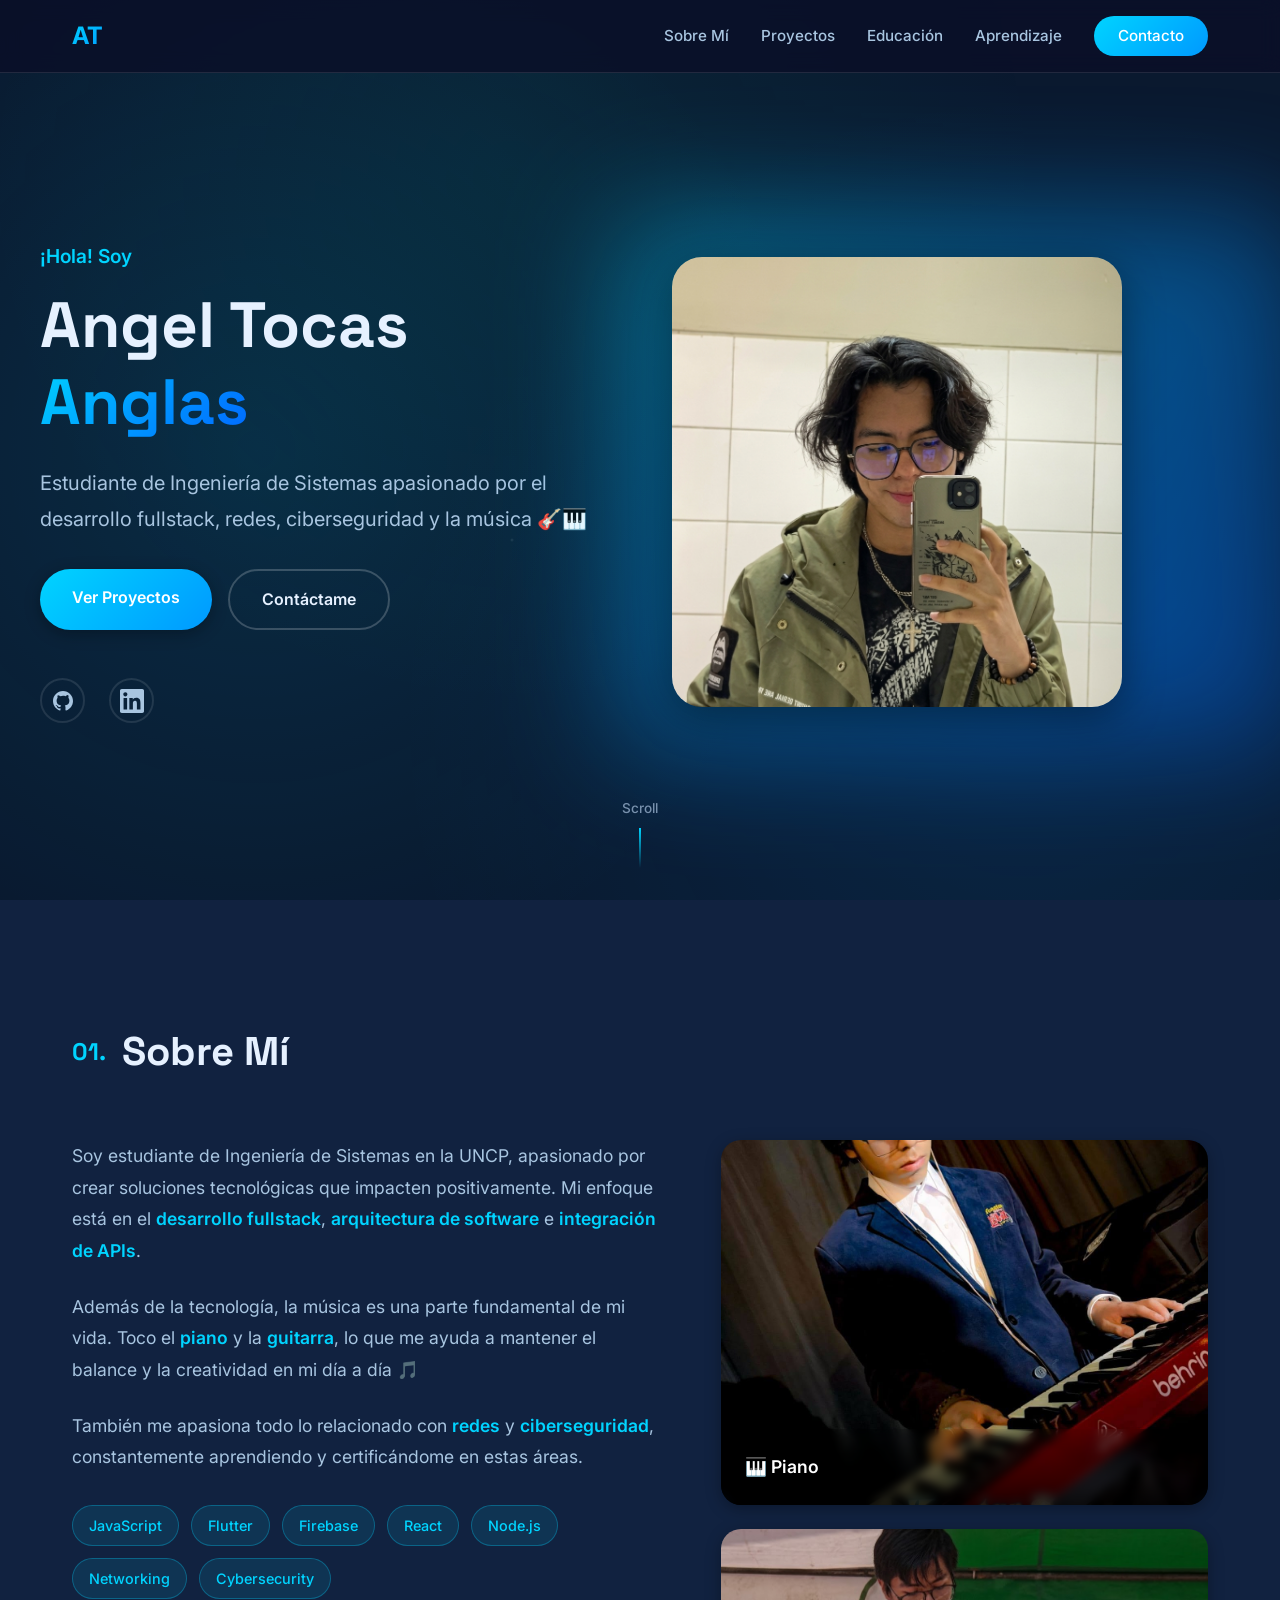
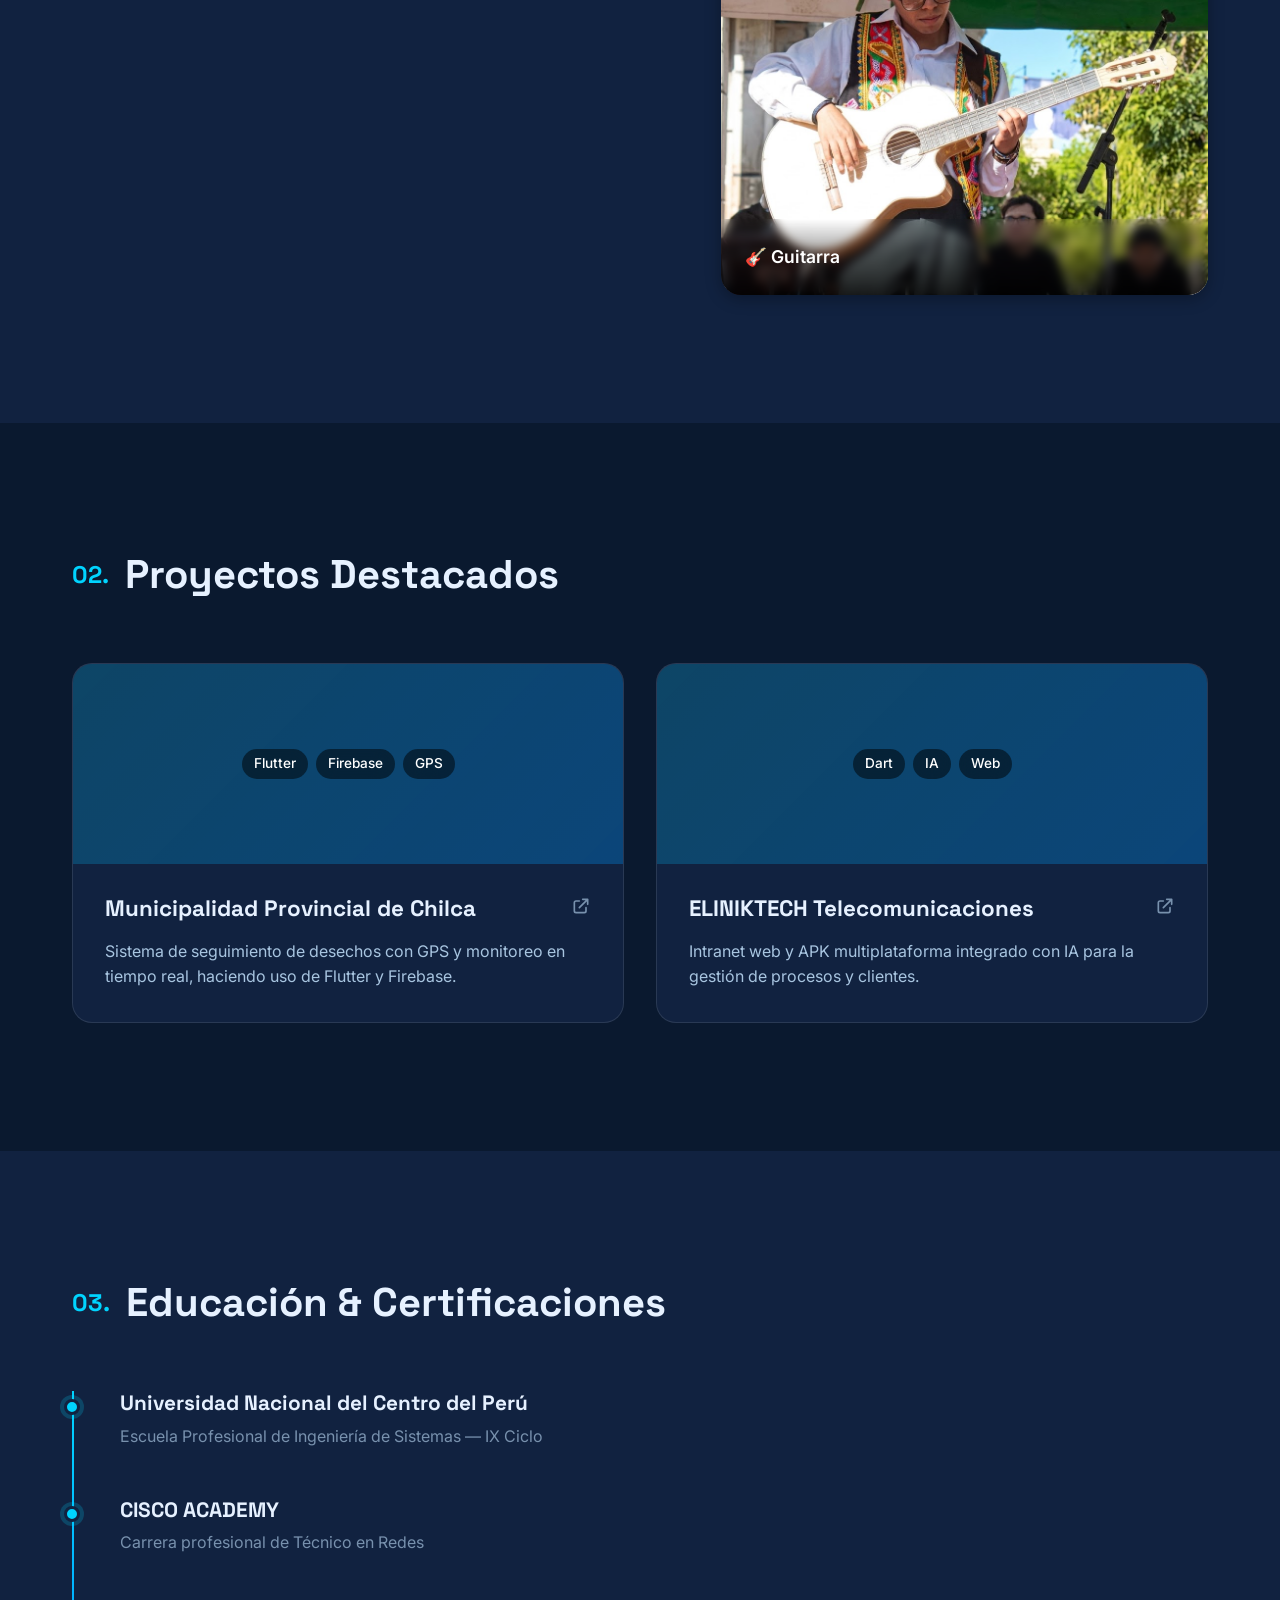
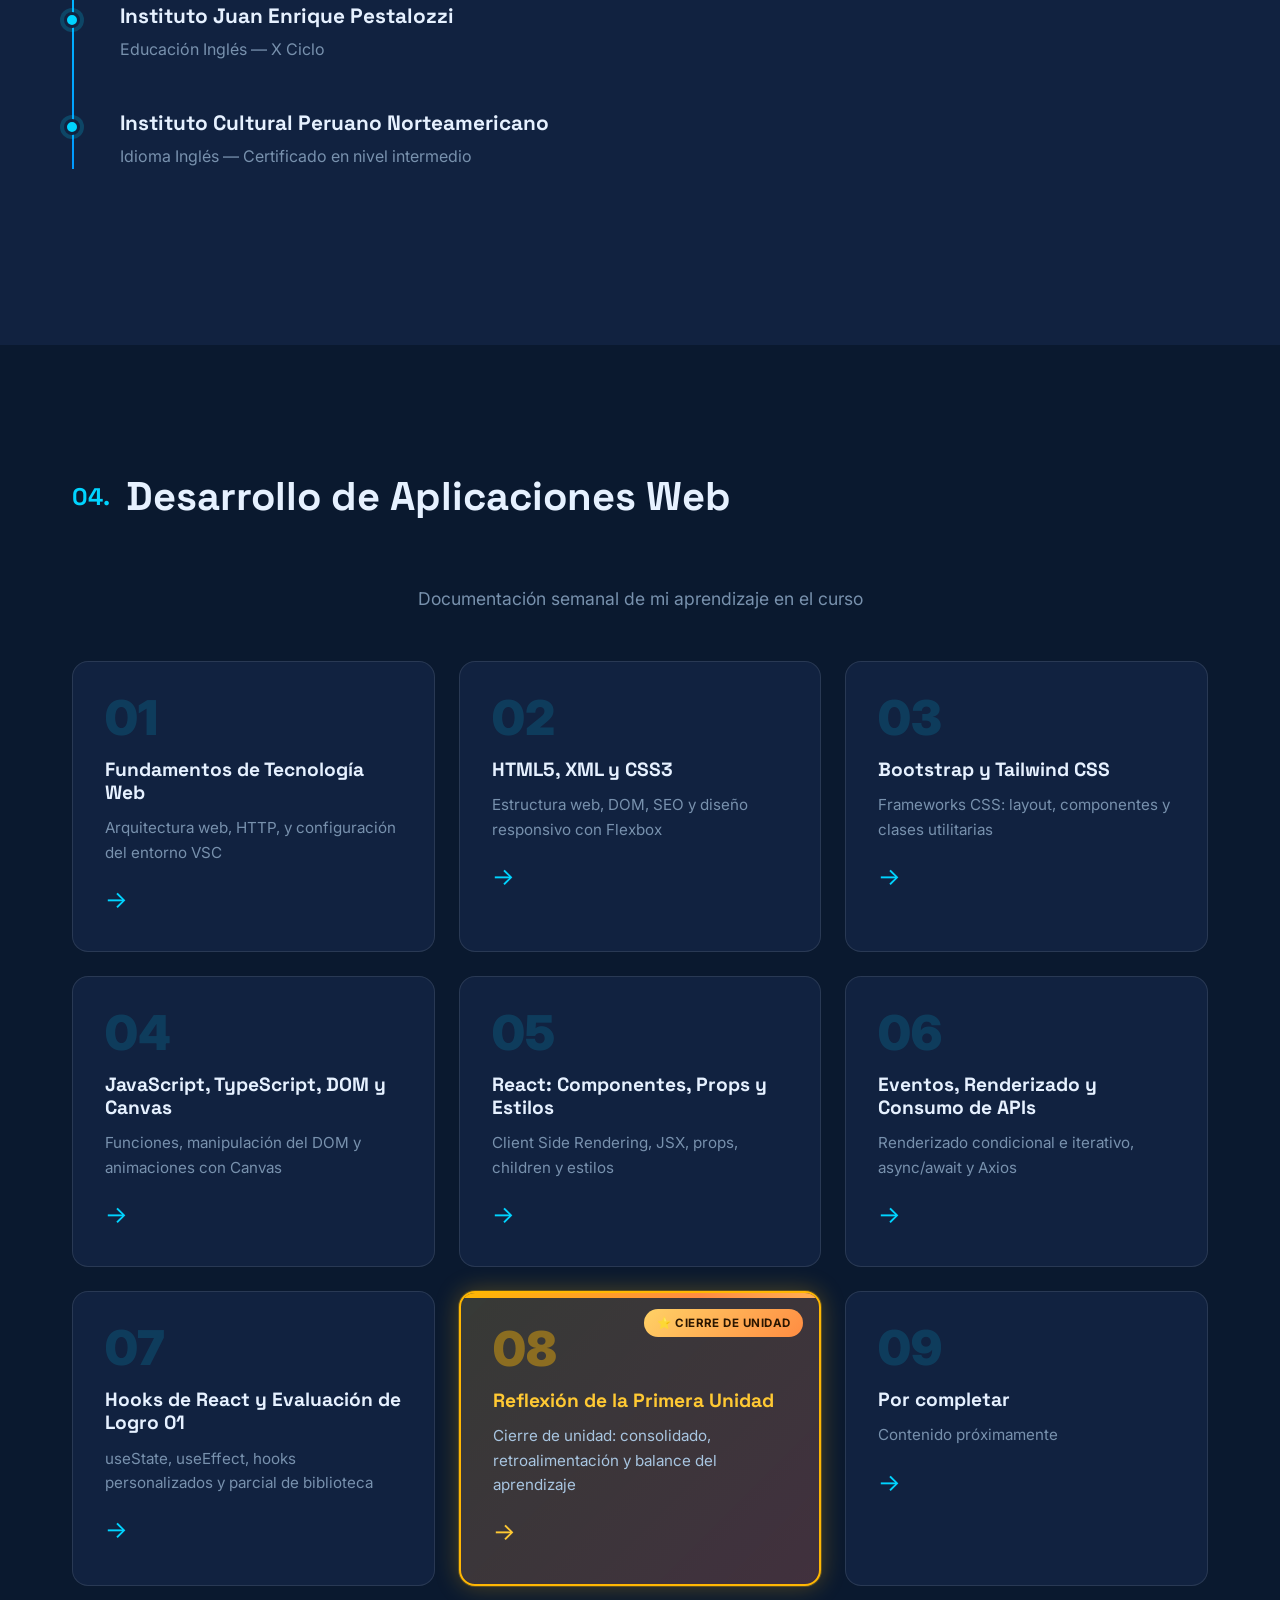
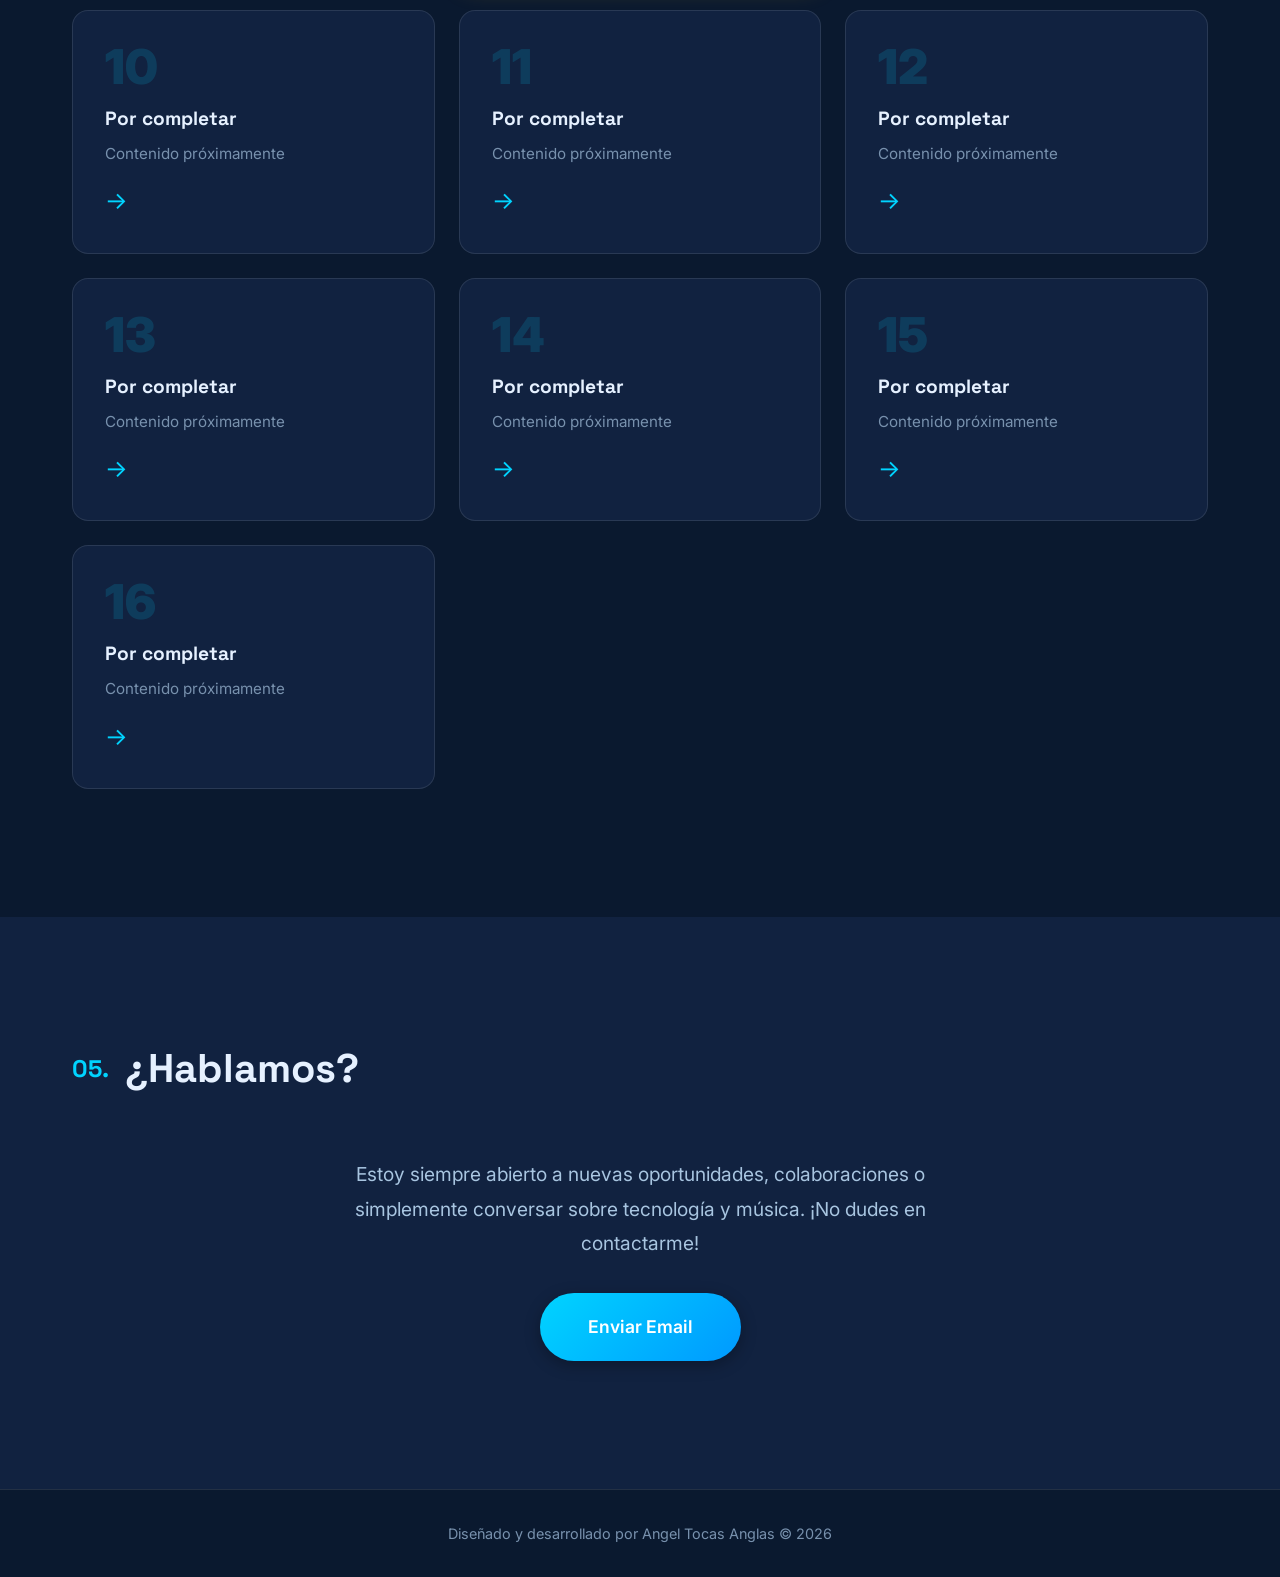
<file: index.html>
<!doctype html>
<html lang="es">
  <head>
    <meta charset="UTF-8" />
    <meta name="viewport" content="width=device-width, initial-scale=1.0" />
    <title>Angel Tocas Anglas | Fullstack Developer & Music Lover</title>
    <link rel="stylesheet" href="styles.css" />
    <!-- Google Fonts -->
    <link rel="preconnect" href="https://fonts.googleapis.com" />
    <link rel="preconnect" href="https://fonts.gstatic.com" crossorigin />
    <link
      href="https://fonts.googleapis.com/css2?family=Space+Grotesk:wght@300;400;500;600;700&family=Inter:wght@300;400;500;600;700&display=swap"
      rel="stylesheet"
    />
    <style>
      /* Semana 08 destacada (cierre de unidad) - color dorado */
      .week-card.week-card-highlight {
        background:
          linear-gradient(
            135deg,
            rgba(255, 183, 3, 0.16) 0%,
            rgba(255, 107, 53, 0.2) 100%
          ),
          var(--bg-secondary);
        border: 2px solid #ffb703;
        box-shadow:
          0 0 0 1px rgba(255, 183, 3, 0.25),
          0 0 24px rgba(255, 183, 3, 0.3);
        animation: highlightGlow 2.8s ease-in-out infinite;
      }
      .week-card.week-card-highlight::before {
        transform: scaleX(1);
        height: 5px;
        background: linear-gradient(90deg, #ffb703, #ff8c42, #ffd166, #ffb703);
        background-size: 200% 100%;
        animation: highlightBar 3s linear infinite;
      }
      .week-card.week-card-highlight .week-number {
        color: rgba(255, 183, 3, 0.42);
      }
      .week-card.week-card-highlight h3 {
        color: #ffc933;
      }
      .week-card.week-card-highlight p {
        color: var(--text-secondary);
      }
      .week-card.week-card-highlight .week-arrow {
        color: #ffc933;
      }
      .week-card.week-card-highlight:hover {
        transform: translateY(-8px) scale(1.02);
        border-color: #ffd166;
        box-shadow:
          0 0 0 1px rgba(255, 209, 102, 0.5),
          0 0 48px rgba(255, 183, 3, 0.55);
      }
      .highlight-badge {
        position: absolute;
        top: 1rem;
        right: 1rem;
        padding: 0.3rem 0.8rem;
        border-radius: 50px;
        background: linear-gradient(135deg, #ffd166, #ff8c42);
        color: #2a1600;
        font-size: 0.72rem;
        font-weight: 700;
        letter-spacing: 0.04em;
        text-transform: uppercase;
      }
      @keyframes highlightGlow {
        0%,
        100% {
          box-shadow:
            0 0 0 1px rgba(255, 183, 3, 0.25),
            0 0 20px rgba(255, 183, 3, 0.25);
        }
        50% {
          box-shadow:
            0 0 0 1px rgba(255, 183, 3, 0.5),
            0 0 42px rgba(255, 183, 3, 0.55);
        }
      }
      @keyframes highlightBar {
        0% {
          background-position: 0% 0;
        }
        100% {
          background-position: 200% 0;
        }
      }
      @media (prefers-reduced-motion: reduce) {
        .week-card.week-card-highlight,
        .week-card.week-card-highlight::before {
          animation: none;
        }
      }
    </style>
  </head>
  <body>
    <!-- NAVEGACIÓN FLOTANTE -->
    <nav class="navbar">
      <div class="nav-content">
        <a href="#hero" class="nav-logo">AT</a>
        <div class="nav-links">
          <a href="#about">Sobre Mí</a>
          <a href="#projects">Proyectos</a>
          <a href="#education">Educación</a>
          <a href="#weeks">Aprendizaje</a>
          <a href="#contact" class="nav-cta">Contacto</a>
        </div>
      </div>
    </nav>

    <!-- HERO SECTION - PANTALLA COMPLETA -->
    <section id="hero" class="hero-section">
      <div class="hero-overlay"></div>
      <div class="hero-content">
        <div class="hero-text">
          <span class="hero-greeting">¡Hola! Soy</span>
          <h1 class="hero-title">
            Angel Tocas<br />
            <span class="gradient-text">Anglas</span>
          </h1>
          <p class="hero-description">
            Estudiante de Ingeniería de Sistemas apasionado por el desarrollo
            fullstack, redes, ciberseguridad y la música 🎸🎹
          </p>
          <div class="hero-actions">
            <a href="#projects" class="btn-primary">Ver Proyectos</a>
            <a href="#contact" class="btn-secondary">Contáctame</a>
          </div>
          <div class="social-links">
            <a
              href="https://github.com/taangel687-netizen"
              target="_blank"
              rel="noopener noreferrer"
              class="social-link"
              aria-label="GitHub"
            >
              <svg
                width="24"
                height="24"
                fill="currentColor"
                viewBox="0 0 24 24"
              >
                <path
                  d="M12 2C6.477 2 2 6.477 2 12c0 4.42 2.865 8.17 6.839 9.49.5.092.682-.217.682-.482 0-.237-.008-.866-.013-1.7-2.782.603-3.369-1.34-3.369-1.34-.454-1.156-1.11-1.463-1.11-1.463-.908-.62.069-.608.069-.608 1.003.07 1.531 1.03 1.531 1.03.892 1.529 2.341 1.087 2.91.831.092-.646.35-1.086.636-1.336-2.22-.253-4.555-1.11-4.555-4.943 0-1.091.39-1.984 1.029-2.683-.103-.253-.446-1.27.098-2.647 0 0 .84-.269 2.75 1.025A9.578 9.578 0 0112 6.836c.85.004 1.705.114 2.504.336 1.909-1.294 2.747-1.025 2.747-1.025.546 1.377.203 2.394.1 2.647.64.699 1.028 1.592 1.028 2.683 0 3.842-2.339 4.687-4.566 4.935.359.309.678.919.678 1.852 0 1.336-.012 2.415-.012 2.743 0 .267.18.578.688.48C19.138 20.167 22 16.418 22 12c0-5.523-4.477-10-10-10z"
                />
              </svg>
            </a>
            <a
              href="https://www.linkedin.com/in/angel-tocas-anglas-6b202532b/"
              target="_blank"
              rel="noopener noreferrer"
              class="social-link"
              aria-label="LinkedIn"
            >
              <svg
                width="24"
                height="24"
                fill="currentColor"
                viewBox="0 0 24 24"
              >
                <path
                  d="M20.447 20.452h-3.554v-5.569c0-1.328-.027-3.037-1.852-3.037-1.853 0-2.136 1.445-2.136 2.939v5.667H9.351V9h3.414v1.561h.046c.477-.9 1.637-1.85 3.37-1.85 3.601 0 4.267 2.37 4.267 5.455v6.286zM5.337 7.433c-1.144 0-2.063-.926-2.063-2.065 0-1.138.92-2.063 2.063-2.063 1.14 0 2.064.925 2.064 2.063 0 1.139-.925 2.065-2.064 2.065zm1.782 13.019H3.555V9h3.564v11.452zM22.225 0H1.771C.792 0 0 .774 0 1.729v20.542C0 23.227.792 24 1.771 24h20.451C23.2 24 24 23.227 24 22.271V1.729C24 .774 23.2 0 22.222 0h.003z"
                />
              </svg>
            </a>
          </div>
        </div>
        <div class="hero-image">
          <!-- AQUÍ VA TU FOTO PRINCIPAL -->
          <img
            src="assets/angel.jpg"
            alt="Angel Tocas Anglas"
            class="hero-photo"
          />
          <div class="hero-photo-glow"></div>
        </div>
      </div>
      <div class="scroll-indicator">
        <span>Scroll</span>
        <div class="scroll-line"></div>
      </div>
    </section>

    <!-- SOBRE MÍ - CON PERSONALIDAD -->
    <section id="about" class="about-section">
      <div class="container">
        <h2 class="section-title">
          <span class="title-number">01.</span> Sobre Mí
        </h2>
        <div class="about-grid">
          <div class="about-text">
            <p>
              Soy estudiante de Ingeniería de Sistemas en la UNCP, apasionado
              por crear soluciones tecnológicas que impacten positivamente. Mi
              enfoque está en el <strong>desarrollo fullstack</strong>,
              <strong>arquitectura de software</strong> e
              <strong>integración de APIs</strong>.
            </p>
            <p>
              Además de la tecnología, la música es una parte fundamental de mi
              vida. Toco el <strong>piano</strong> y la
              <strong>guitarra</strong>, lo que me ayuda a mantener el balance y
              la creatividad en mi día a día 🎵
            </p>
            <p>
              También me apasiona todo lo relacionado con
              <strong>redes</strong> y <strong>ciberseguridad</strong>,
              constantemente aprendiendo y certificándome en estas áreas.
            </p>

            <div class="skills-tags">
              <span class="skill-tag">JavaScript</span>
              <span class="skill-tag">Flutter</span>
              <span class="skill-tag">Firebase</span>
              <span class="skill-tag">React</span>
              <span class="skill-tag">Node.js</span>
              <span class="skill-tag">Networking</span>
              <span class="skill-tag">Cybersecurity</span>
            </div>
          </div>
          <div class="about-images">
            <!-- FOTOS DE PIANO Y GUITARRA -->
            <div class="hobby-card">
              <img
                src="assets/piano.jpg"
                alt="Tocando piano"
                class="hobby-img"
              />
              <div class="hobby-label">
                <span>🎹 Piano</span>
              </div>
            </div>
            <div class="hobby-card">
              <img
                src="assets/guitarra.jpg"
                alt="Tocando guitarra"
                class="hobby-img"
              />
              <div class="hobby-label">
                <span>🎸 Guitarra</span>
              </div>
            </div>
          </div>
        </div>
      </div>
    </section>

    <!-- PROYECTOS DESTACADOS -->
    <section id="projects" class="projects-section">
      <div class="container">
        <h2 class="section-title">
          <span class="title-number">02.</span> Proyectos Destacados
        </h2>
        <div class="projects-grid">
          <!-- Proyecto 1 -->
          <a
            href="https://github.com/tu-usuario/portafolio-web-uncp"
            target="_blank"
            rel="noopener noreferrer"
            class="project-card-modern"
          >
            <div class="project-image-placeholder">
              <div class="project-tech-overlay">
                <span>Flutter</span>
                <span>Firebase</span>
                <span>GPS</span>
              </div>
            </div>
            <div class="project-content">
              <div class="project-header">
                <h3>Municipalidad Provincial de Chilca</h3>
                <svg
                  width="20"
                  height="20"
                  fill="none"
                  stroke="currentColor"
                  viewBox="0 0 24 24"
                >
                  <path
                    stroke-linecap="round"
                    stroke-linejoin="round"
                    stroke-width="2"
                    d="M10 6H6a2 2 0 00-2 2v10a2 2 0 002 2h10a2 2 0 002-2v-4M14 4h6m0 0v6m0-6L10 14"
                  />
                </svg>
              </div>
              <p>
                Sistema de seguimiento de desechos con GPS y monitoreo en tiempo
                real, haciendo uso de Flutter y Firebase.
              </p>
            </div>
          </a>

          <!-- Proyecto 2 -->
          <a
            href="https://eliniktech.com/"
            target="_blank"
            rel="noopener noreferrer"
            class="project-card-modern"
          >
            <div class="project-image-placeholder">
              <div class="project-tech-overlay">
                <span>Dart</span>
                <span>IA</span>
                <span>Web</span>
              </div>
            </div>
            <div class="project-content">
              <div class="project-header">
                <h3>ELINIKTECH Telecomunicaciones</h3>
                <svg
                  width="20"
                  height="20"
                  fill="none"
                  stroke="currentColor"
                  viewBox="0 0 24 24"
                >
                  <path
                    stroke-linecap="round"
                    stroke-linejoin="round"
                    stroke-width="2"
                    d="M10 6H6a2 2 0 00-2 2v10a2 2 0 002 2h10a2 2 0 002-2v-4M14 4h6m0 0v6m0-6L10 14"
                  />
                </svg>
              </div>
              <p>
                Intranet web y APK multiplataforma integrado con IA para la
                gestión de procesos y clientes.
              </p>
            </div>
          </a>
        </div>
      </div>
    </section>

    <!-- EDUCACIÓN -->
    <section id="education" class="education-section">
      <div class="container">
        <h2 class="section-title">
          <span class="title-number">03.</span> Educación & Certificaciones
        </h2>
        <div class="education-timeline">
          <div class="timeline-item">
            <div class="timeline-marker"></div>
            <div class="timeline-content">
              <h3>Universidad Nacional del Centro del Perú</h3>
              <p class="timeline-subtitle">
                Escuela Profesional de Ingeniería de Sistemas — IX Ciclo
              </p>
            </div>
          </div>

          <div class="timeline-item">
            <div class="timeline-marker"></div>
            <div class="timeline-content">
              <h3>CISCO ACADEMY</h3>
              <p class="timeline-subtitle">
                Carrera profesional de Técnico en Redes
              </p>
            </div>
          </div>

          <div class="timeline-item">
            <div class="timeline-marker"></div>
            <div class="timeline-content">
              <h3>Instituto Juan Enrique Pestalozzi</h3>
              <p class="timeline-subtitle">Educación Inglés — X Ciclo</p>
            </div>
          </div>

          <div class="timeline-item">
            <div class="timeline-marker"></div>
            <div class="timeline-content">
              <h3>Instituto Cultural Peruano Norteamericano</h3>
              <p class="timeline-subtitle">
                Idioma Inglés — Certificado en nivel intermedio
              </p>
            </div>
          </div>
        </div>
      </div>
    </section>

    <!-- APRENDIZAJE SEMANAL -->
    <section id="weeks" class="weeks-section">
      <div class="container">
        <h2 class="section-title">
          <span class="title-number">04.</span> Desarrollo de Aplicaciones Web
        </h2>
        <p class="section-subtitle">
          Documentación semanal de mi aprendizaje en el curso
        </p>
        <div class="weeks-grid">
          <!-- Semana 01 -->
          <a href="./semana-01/index.html" class="week-card">
            <div class="week-number">01</div>
            <h3>Fundamentos de Tecnología Web</h3>
            <p>Arquitectura web, HTTP, y configuración del entorno VSC</p>
            <span class="week-arrow">→</span>
          </a>

          <!-- Semana 02 -->
          <a href="./semana-02/index.html" class="week-card">
            <div class="week-number">02</div>
            <h3>HTML5, XML y CSS3</h3>
            <p>Estructura web, DOM, SEO y diseño responsivo con Flexbox</p>
            <span class="week-arrow">→</span>
          </a>

          <!-- Semana 03 -->
          <a href="./semana-03/index.html" class="week-card">
            <div class="week-number">03</div>
            <h3>Bootstrap y Tailwind CSS</h3>
            <p>Frameworks CSS: layout, componentes y clases utilitarias</p>
            <span class="week-arrow">→</span>
          </a>

          <!-- Semana 04 -->
          <a href="./semana-04/index.html" class="week-card">
            <div class="week-number">04</div>
            <h3>JavaScript, TypeScript, DOM y Canvas</h3>
            <p>Funciones, manipulación del DOM y animaciones con Canvas</p>
            <span class="week-arrow">→</span>
          </a>

          <!-- Semana 05 -->
          <a href="./semana-05/index.html" class="week-card">
            <div class="week-number">05</div>
            <h3>React: Componentes, Props y Estilos</h3>
            <p>Client Side Rendering, JSX, props, children y estilos</p>
            <span class="week-arrow">→</span>
          </a>

          <!-- Semana 06 -->
          <a href="./semana-06/index.html" class="week-card">
            <div class="week-number">06</div>
            <h3>Eventos, Renderizado y Consumo de APIs</h3>
            <p>Renderizado condicional e iterativo, async/await y Axios</p>
            <span class="week-arrow">→</span>
          </a>

          <!-- Semana 07 -->
          <a href="./semana-07/index.html" class="week-card">
            <div class="week-number">07</div>
            <h3>Hooks de React y Evaluación de Logro 01</h3>
            <p>
              useState, useEffect, hooks personalizados y parcial de biblioteca
            </p>
            <span class="week-arrow">→</span>
          </a>

          <!-- Semana 08 -->
          <a
            href="./semana-08/index.html"
            class="week-card week-card-highlight"
          >
            <span class="highlight-badge">⭐ Cierre de unidad</span>
            <div class="week-number">08</div>
            <h3>Reflexión de la Primera Unidad</h3>
            <p>
              Cierre de unidad: consolidado, retroalimentación y balance del
              aprendizaje
            </p>
            <span class="week-arrow">→</span>
          </a>

          <!-- Semana 09 -->
          <a href="./semana-09/index.html" class="week-card">
            <div class="week-number">09</div>
            <h3>Por completar</h3>
            <p>Contenido próximamente</p>
            <span class="week-arrow">→</span>
          </a>

          <!-- Semana 10 -->
          <a href="./semana-10/index.html" class="week-card">
            <div class="week-number">10</div>
            <h3>Por completar</h3>
            <p>Contenido próximamente</p>
            <span class="week-arrow">→</span>
          </a>

          <!-- Semana 11 -->
          <a href="./semana-11/index.html" class="week-card">
            <div class="week-number">11</div>
            <h3>Por completar</h3>
            <p>Contenido próximamente</p>
            <span class="week-arrow">→</span>
          </a>

          <!-- Semana 12 -->
          <a href="./semana-12/index.html" class="week-card">
            <div class="week-number">12</div>
            <h3>Por completar</h3>
            <p>Contenido próximamente</p>
            <span class="week-arrow">→</span>
          </a>

          <!-- Semana 13 -->
          <a href="./semana-13/index.html" class="week-card">
            <div class="week-number">13</div>
            <h3>Por completar</h3>
            <p>Contenido próximamente</p>
            <span class="week-arrow">→</span>
          </a>

          <!-- Semana 14 -->
          <a href="./semana-14/index.html" class="week-card">
            <div class="week-number">14</div>
            <h3>Por completar</h3>
            <p>Contenido próximamente</p>
            <span class="week-arrow">→</span>
          </a>

          <!-- Semana 15 -->
          <a href="./semana-15/index.html" class="week-card">
            <div class="week-number">15</div>
            <h3>Por completar</h3>
            <p>Contenido próximamente</p>
            <span class="week-arrow">→</span>
          </a>

          <!-- Semana 16 -->
          <a href="./semana-16/index.html" class="week-card">
            <div class="week-number">16</div>
            <h3>Por completar</h3>
            <p>Contenido próximamente</p>
            <span class="week-arrow">→</span>
          </a>
        </div>
      </div>
    </section>

    <!-- CONTACTO -->
    <section id="contact" class="contact-section">
      <div class="container">
        <h2 class="section-title">
          <span class="title-number">05.</span> ¿Hablamos?
        </h2>
        <div class="contact-content">
          <p class="contact-text">
            Estoy siempre abierto a nuevas oportunidades, colaboraciones o
            simplemente conversar sobre tecnología y música. ¡No dudes en
            contactarme!
          </p>
          <a href="mailto:e_2022200430e@uncp.edu.pe" class="btn-contact"
            >Enviar Email</a
          >
        </div>
      </div>
    </section>

    <!-- FOOTER -->
    <footer class="footer">
      <p>Diseñado y desarrollado por Angel Tocas Anglas © 2026</p>
    </footer>
  </body>
</html>
</file>
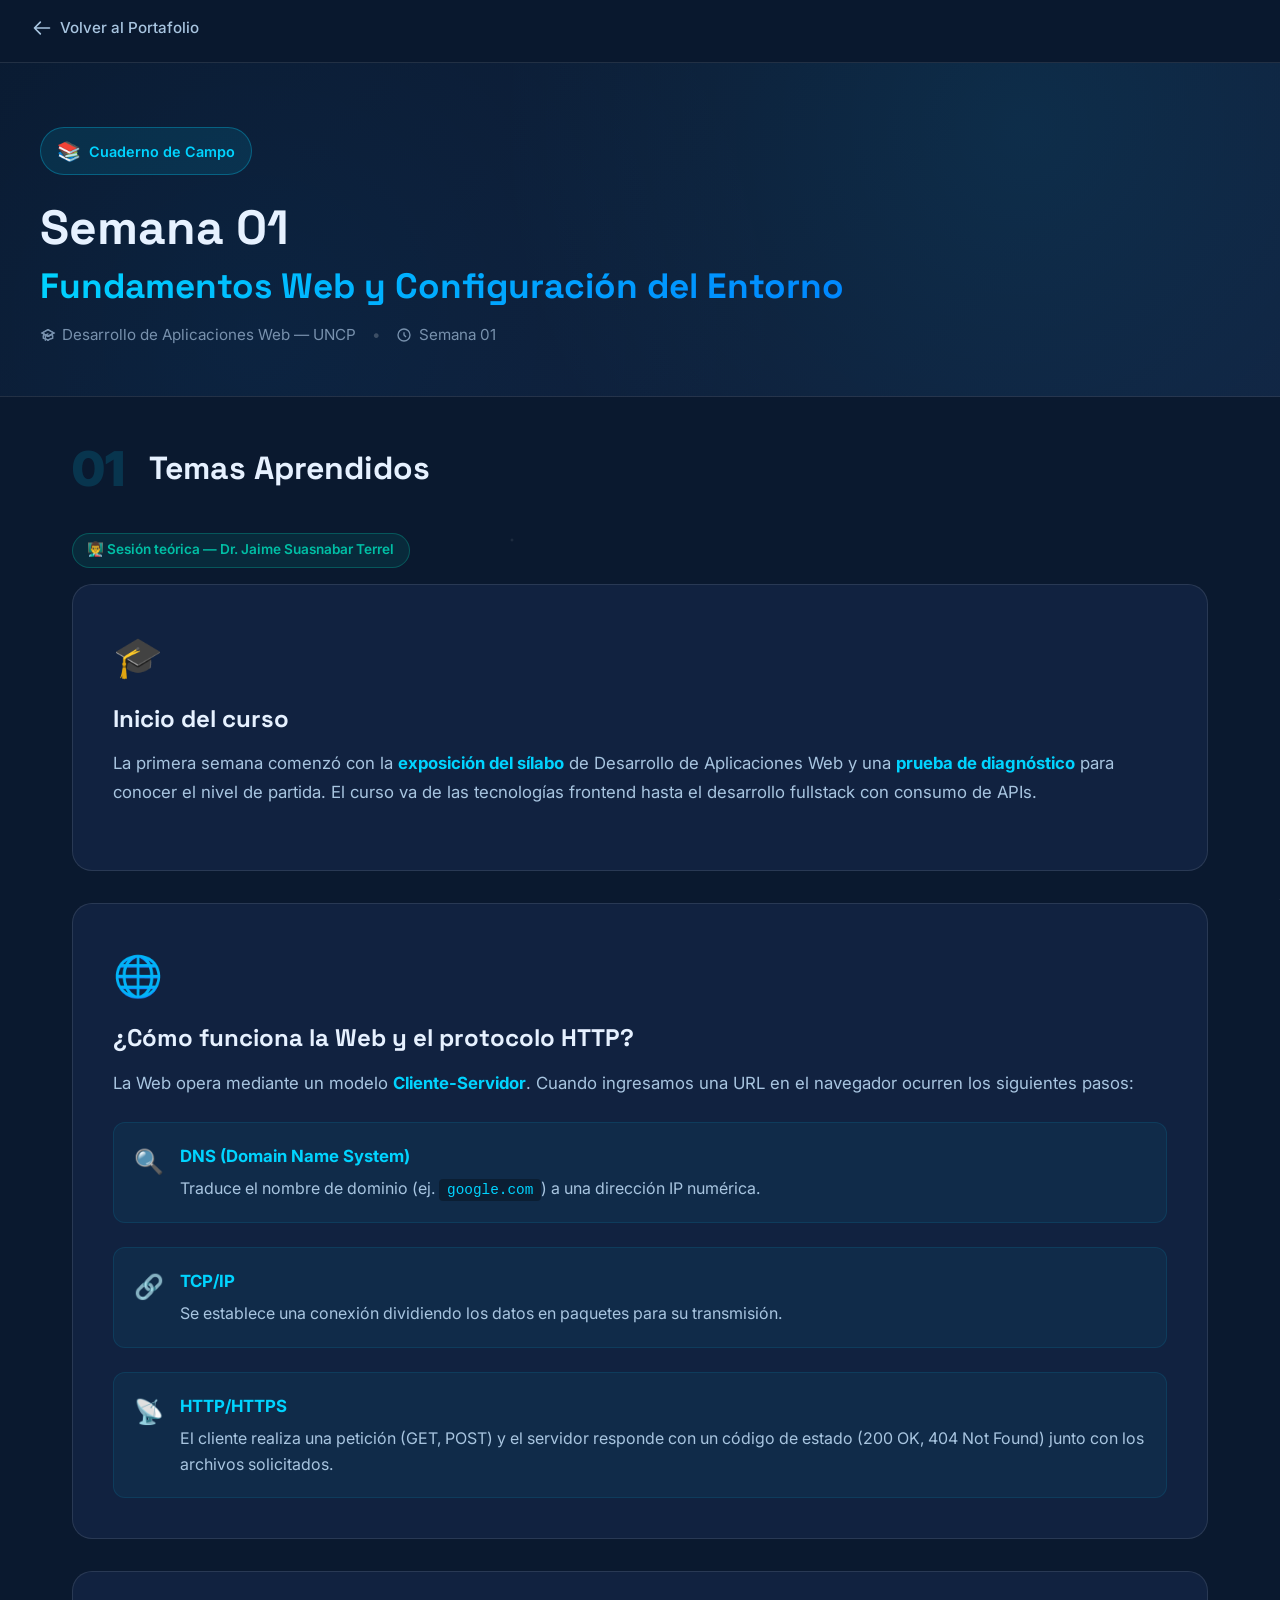
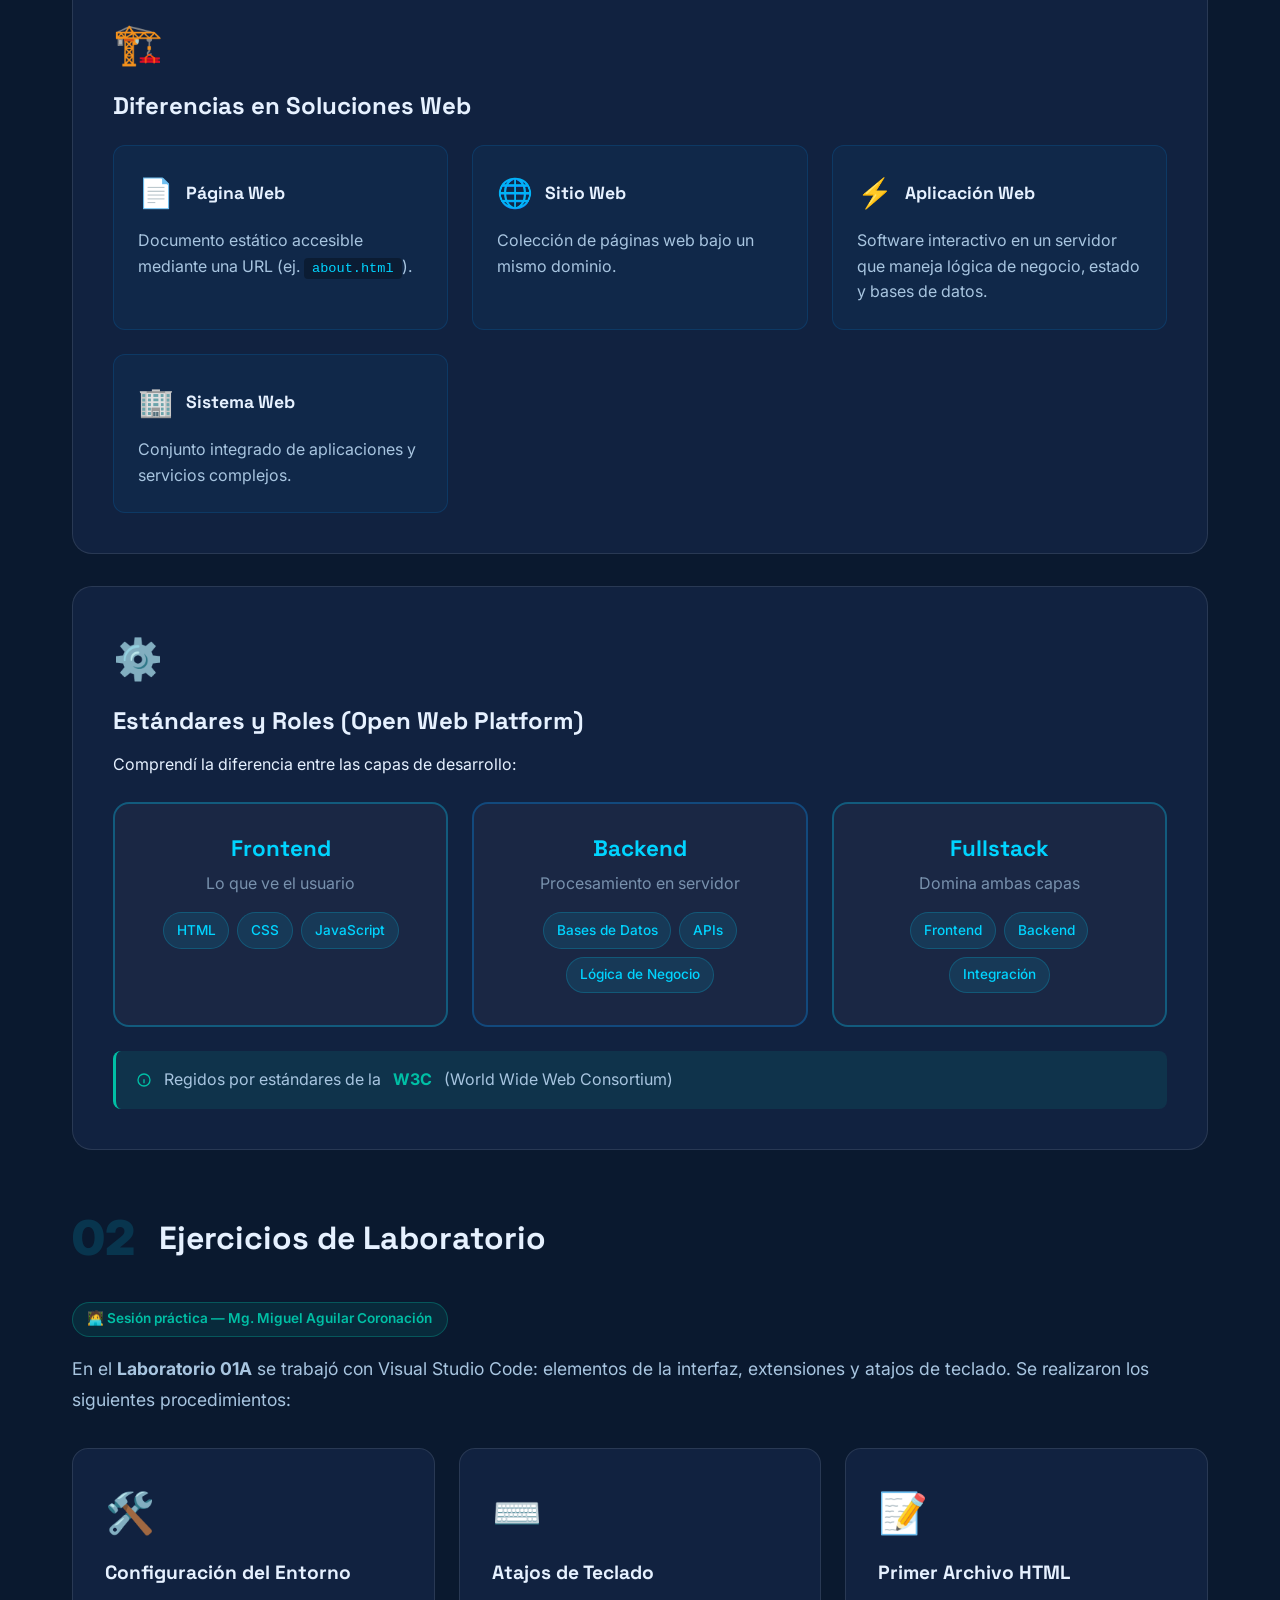
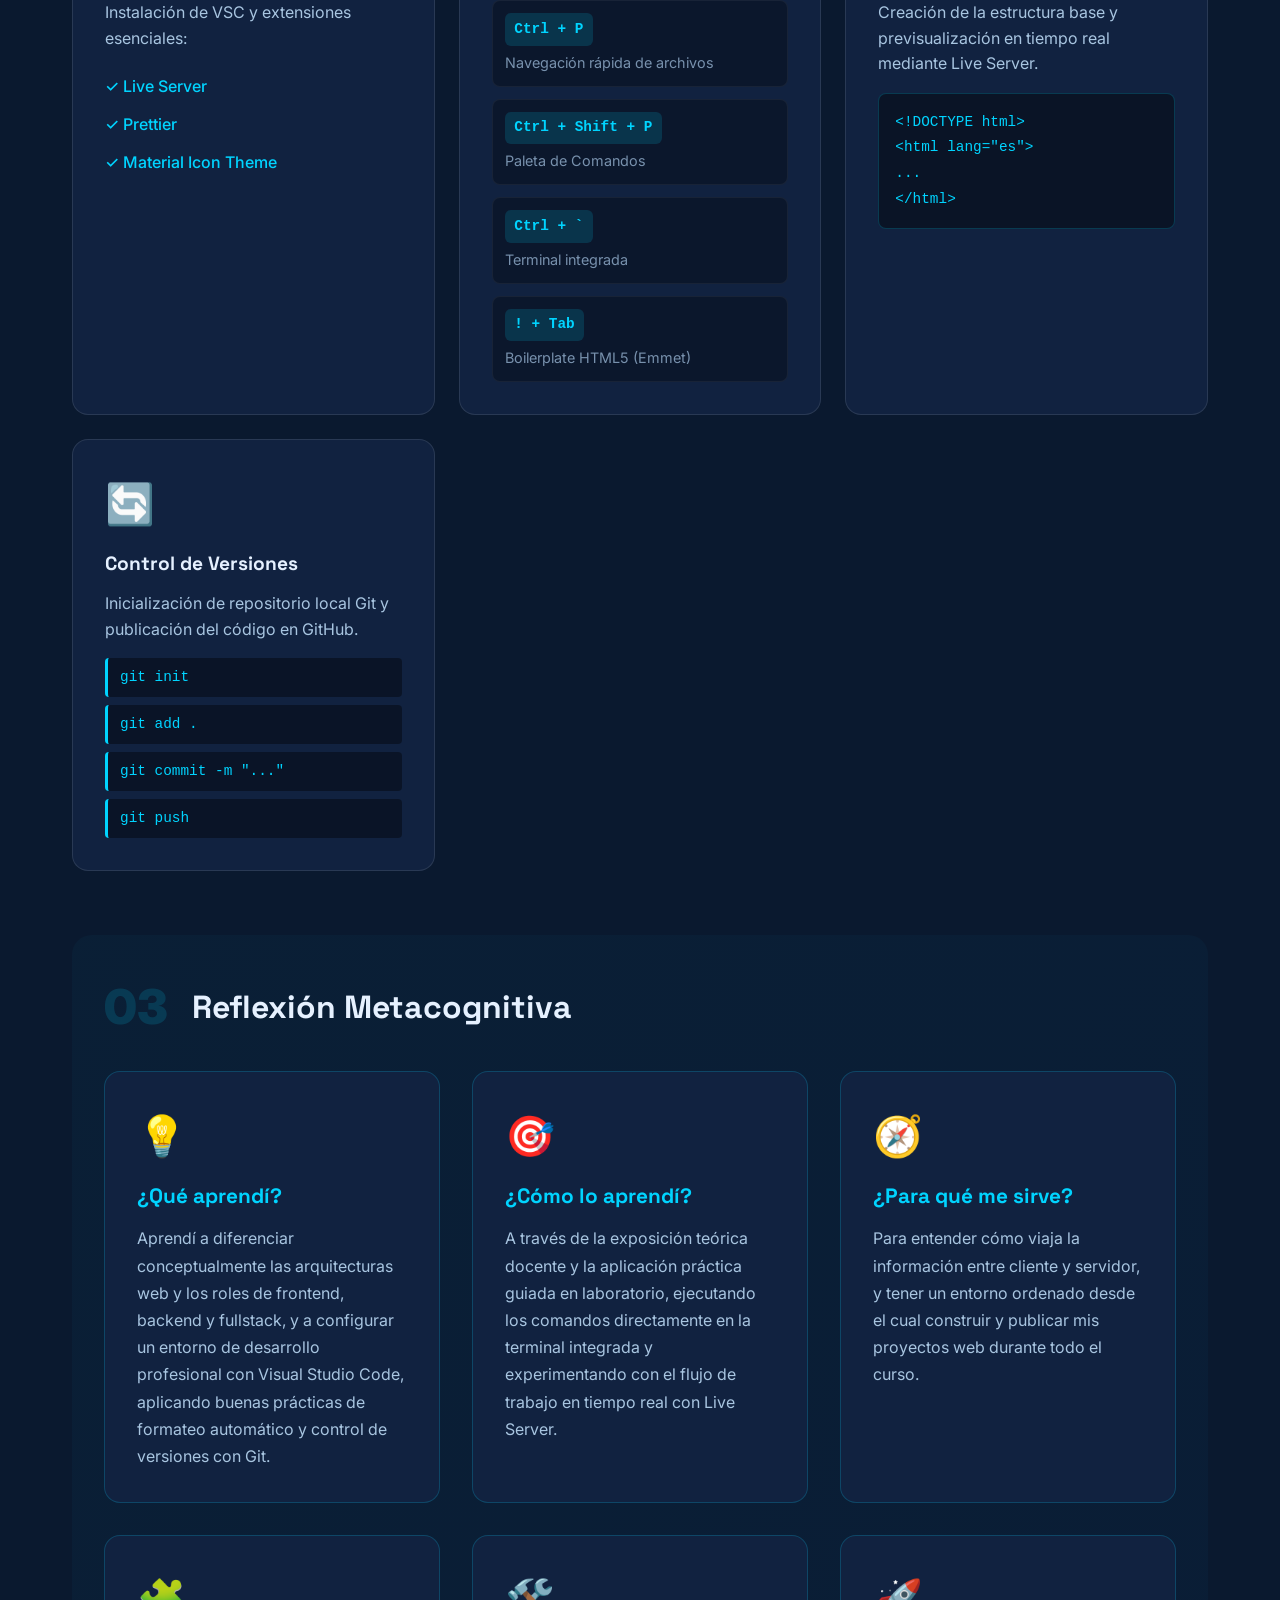
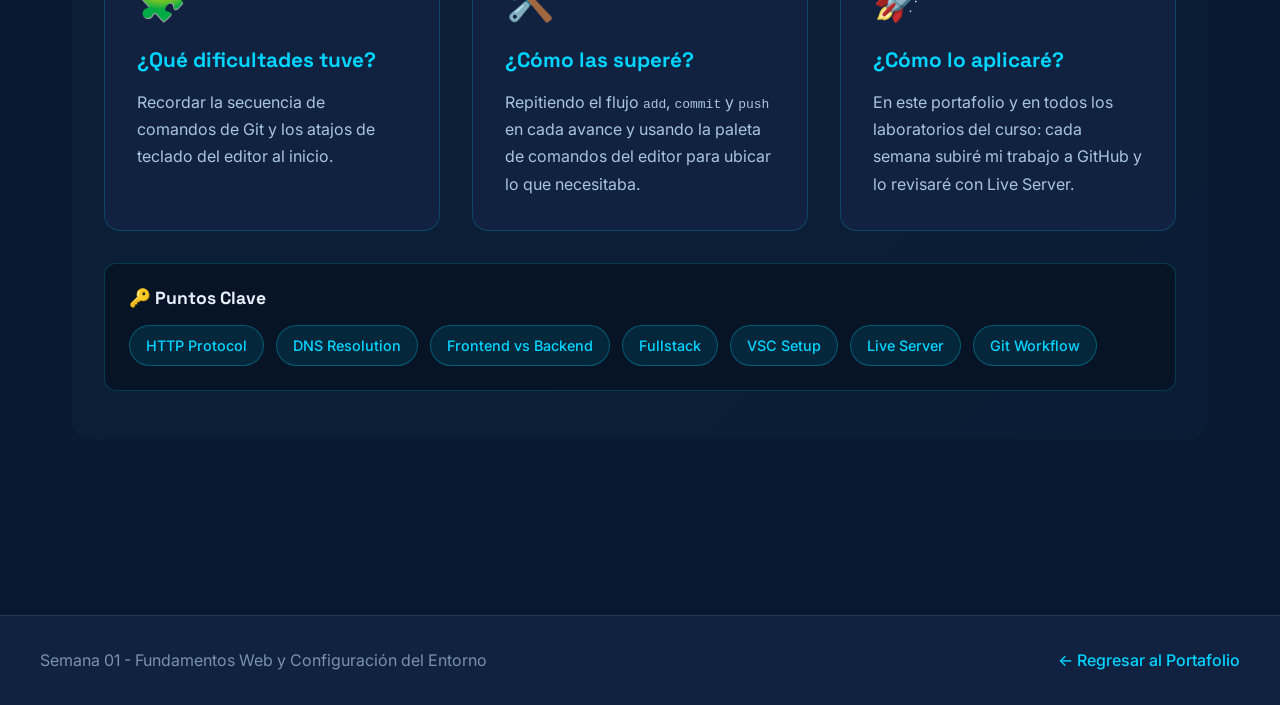
<file: semana-01/index.html>
<!doctype html>
<html lang="es">
  <head>
    <meta charset="UTF-8" />
    <meta name="viewport" content="width=device-width, initial-scale=1.0" />
    <title>Semana 01 - Fundamentos Web y VSC | Angel Tocas</title>
    <!-- Vinculamos al CSS de la carpeta raíz -->
    <link rel="stylesheet" href="../styles.css" />
    <!-- Google Fonts -->
    <link rel="preconnect" href="https://fonts.googleapis.com" />
    <link rel="preconnect" href="https://fonts.gstatic.com" crossorigin />
    <link
      href="https://fonts.googleapis.com/css2?family=Space+Grotesk:wght@300;400;500;600;700&family=Inter:wght@300;400;500;600;700&display=swap"
      rel="stylesheet"
    />
    <style>
      /* Galería de evidencias */
      .evidence-grid {
        display: grid;
        grid-template-columns: repeat(auto-fit, minmax(260px, 1fr));
        gap: 1.5rem;
        margin-top: 1.5rem;
      }
      .evidence-card {
        background: var(--bg-tertiary);
        border: 1px solid rgba(0, 212, 255, 0.15);
        border-radius: 16px;
        overflow: hidden;
        margin: 0;
        transition: all var(--transition-normal);
      }
      .evidence-card:hover {
        transform: translateY(-5px);
        border-color: var(--accent-primary);
        box-shadow: var(--shadow-glow);
      }
      .evidence-card img {
        width: 100%;
        aspect-ratio: 16 / 10;
        object-fit: cover;
        object-position: top;
        background: rgba(0, 0, 0, 0.3);
      }
      .evidence-card figcaption {
        padding: 0.9rem 1.1rem;
        color: var(--text-secondary);
        font-size: 0.9rem;
      }
      .docente-tag {
        display: inline-block;
        margin-bottom: 1rem;
        padding: 0.35rem 0.9rem;
        background: rgba(0, 191, 165, 0.1);
        border: 1px solid rgba(0, 191, 165, 0.3);
        border-radius: 50px;
        color: var(--accent-teal);
        font-size: 0.85rem;
        font-weight: 600;
      }
    </style>
  </head>
  <body class="week-body">
    <!-- Navegación de Regreso -->
    <nav class="week-nav">
      <a href="../index.html" class="back-link">
        <svg
          width="20"
          height="20"
          fill="none"
          stroke="currentColor"
          viewBox="0 0 24 24"
        >
          <path
            stroke-linecap="round"
            stroke-linejoin="round"
            stroke-width="2"
            d="M10 19l-7-7m0 0l7-7m-7 7h18"
          />
        </svg>
        Volver al Portafolio
      </a>
    </nav>

    <!-- Encabezado Hero de la Semana -->
    <header class="week-hero">
      <div class="week-hero-content">
        <div class="week-badge">
          <span class="badge-icon">📚</span>
          <span>Cuaderno de Campo</span>
        </div>
        <h1 class="week-title">
          Semana 01
          <span class="gradient-text"
            >Fundamentos Web y Configuración del Entorno</span
          >
        </h1>
        <p class="week-meta">
          <span class="meta-item">
            <svg width="16" height="16" fill="currentColor" viewBox="0 0 24 24">
              <path d="M12 14l9-5-9-5-9 5 9 5z" />
              <path
                d="M12 14l6.16-3.422a12.083 12.083 0 01.665 6.479A11.952 11.952 0 0012 20.055a11.952 11.952 0 00-6.824-2.998 12.078 12.078 0 01.665-6.479L12 14z"
              />
              <path
                stroke-linecap="round"
                stroke-linejoin="round"
                stroke-width="2"
                d="M12 14l9-5-9-5-9 5 9 5zm0 0l6.16-3.422a12.083 12.083 0 01.665 6.479A11.952 11.952 0 0012 20.055a11.952 11.952 0 00-6.824-2.998 12.078 12.078 0 01.665-6.479L12 14zm-4 6v-7.5l4-2.222"
              />
            </svg>
            Desarrollo de Aplicaciones Web — UNCP
          </span>
          <span class="meta-divider">•</span>
          <span class="meta-item">
            <svg width="16" height="16" fill="currentColor" viewBox="0 0 24 24">
              <path d="M12 8v4l3 3m6-3a9 9 0 11-18 0 9 9 0 0118 0z" />
            </svg>
            Semana 01
          </span>
        </p>
      </div>
    </header>

    <div class="week-container">
      <!-- 1. TEMAS APRENDIDOS -->
      <section class="content-section">
        <div class="section-header">
          <span class="section-number">01</span>
          <h2>Temas Aprendidos</h2>
        </div>
        <span class="docente-tag"
          >👨‍🏫 Sesión teórica — Dr. Jaime Suasnabar Terrel</span
        >

        <div class="topic-card">
          <div class="topic-icon">🎓</div>
          <h3>Inicio del curso</h3>
          <p class="topic-intro">
            La primera semana comenzó con la
            <strong>exposición del sílabo</strong>
            de Desarrollo de Aplicaciones Web y una
            <strong>prueba de diagnóstico</strong> para conocer el nivel de
            partida. El curso va de las tecnologías frontend hasta el desarrollo
            fullstack con consumo de APIs.
          </p>
        </div>

        <div class="topic-card">
          <div class="topic-icon">🌐</div>
          <h3>¿Cómo funciona la Web y el protocolo HTTP?</h3>
          <p class="topic-intro">
            La Web opera mediante un modelo <strong>Cliente-Servidor</strong>.
            Cuando ingresamos una URL en el navegador ocurren los siguientes
            pasos:
          </p>
          <ul class="concept-list">
            <li>
              <span class="concept-icon">🔍</span>
              <div class="concept-content">
                <strong>DNS (Domain Name System)</strong>
                <p>
                  Traduce el nombre de dominio (ej. <code>google.com</code>) a
                  una dirección IP numérica.
                </p>
              </div>
            </li>
            <li>
              <span class="concept-icon">🔗</span>
              <div class="concept-content">
                <strong>TCP/IP</strong>
                <p>
                  Se establece una conexión dividiendo los datos en paquetes
                  para su transmisión.
                </p>
              </div>
            </li>
            <li>
              <span class="concept-icon">📡</span>
              <div class="concept-content">
                <strong>HTTP/HTTPS</strong>
                <p>
                  El cliente realiza una petición (GET, POST) y el servidor
                  responde con un código de estado (200 OK, 404 Not Found) junto
                  con los archivos solicitados.
                </p>
              </div>
            </li>
          </ul>
        </div>

        <div class="topic-card">
          <div class="topic-icon">🏗️</div>
          <h3>Diferencias en Soluciones Web</h3>
          <div class="comparison-grid">
            <div class="comparison-item">
              <div class="comparison-header">
                <span class="comparison-emoji">📄</span>
                <h4>Página Web</h4>
              </div>
              <p>
                Documento estático accesible mediante una URL (ej.
                <code>about.html</code>).
              </p>
            </div>
            <div class="comparison-item">
              <div class="comparison-header">
                <span class="comparison-emoji">🌐</span>
                <h4>Sitio Web</h4>
              </div>
              <p>Colección de páginas web bajo un mismo dominio.</p>
            </div>
            <div class="comparison-item">
              <div class="comparison-header">
                <span class="comparison-emoji">⚡</span>
                <h4>Aplicación Web</h4>
              </div>
              <p>
                Software interactivo en un servidor que maneja lógica de
                negocio, estado y bases de datos.
              </p>
            </div>
            <div class="comparison-item">
              <div class="comparison-header">
                <span class="comparison-emoji">🏢</span>
                <h4>Sistema Web</h4>
              </div>
              <p>Conjunto integrado de aplicaciones y servicios complejos.</p>
            </div>
          </div>
        </div>

        <div class="topic-card">
          <div class="topic-icon">⚙️</div>
          <h3>Estándares y Roles (Open Web Platform)</h3>
          <p>Comprendí la diferencia entre las capas de desarrollo:</p>
          <div class="layers-container">
            <div class="layer-box frontend">
              <h4>Frontend</h4>
              <p>Lo que ve el usuario</p>
              <div class="tech-tags">
                <span>HTML</span>
                <span>CSS</span>
                <span>JavaScript</span>
              </div>
            </div>
            <div class="layer-box backend">
              <h4>Backend</h4>
              <p>Procesamiento en servidor</p>
              <div class="tech-tags">
                <span>Bases de Datos</span>
                <span>APIs</span>
                <span>Lógica de Negocio</span>
              </div>
            </div>
            <div class="layer-box frontend">
              <h4>Fullstack</h4>
              <p>Domina ambas capas</p>
              <div class="tech-tags">
                <span>Frontend</span>
                <span>Backend</span>
                <span>Integración</span>
              </div>
            </div>
          </div>
          <p class="standards-note">
            <svg width="16" height="16" fill="currentColor" viewBox="0 0 24 24">
              <path
                d="M13 16h-1v-4h-1m1-4h.01M21 12a9 9 0 11-18 0 9 9 0 0118 0z"
              />
            </svg>
            Regidos por estándares de la <strong>W3C</strong> (World Wide Web
            Consortium)
          </p>
        </div>
      </section>

      <!-- 2. EJERCICIOS DE LABORATORIO -->
      <section class="content-section">
        <div class="section-header">
          <span class="section-number">02</span>
          <h2>Ejercicios de Laboratorio</h2>
        </div>
        <span class="docente-tag"
          >🧑‍💻 Sesión práctica — Mg. Miguel Aguilar Coronación</span
        >

        <p class="section-intro">
          En el <strong>Laboratorio 01A</strong> se trabajó con Visual Studio
          Code: elementos de la interfaz, extensiones y atajos de teclado. Se
          realizaron los siguientes procedimientos:
        </p>

        <div class="lab-grid">
          <div class="lab-card">
            <div class="lab-icon">🛠️</div>
            <h4>Configuración del Entorno</h4>
            <p>Instalación de VSC y extensiones esenciales:</p>
            <ul class="extension-list">
              <li>✓ Live Server</li>
              <li>✓ Prettier</li>
              <li>✓ Material Icon Theme</li>
            </ul>
          </div>

          <div class="lab-card">
            <div class="lab-icon">⌨️</div>
            <h4>Atajos de Teclado</h4>
            <div class="shortcut-list">
              <div class="shortcut-item">
                <code>Ctrl + P</code>
                <span>Navegación rápida de archivos</span>
              </div>
              <div class="shortcut-item">
                <code>Ctrl + Shift + P</code>
                <span>Paleta de Comandos</span>
              </div>
              <div class="shortcut-item">
                <code>Ctrl + &#96;</code>
                <span>Terminal integrada</span>
              </div>
              <div class="shortcut-item">
                <code>! + Tab</code>
                <span>Boilerplate HTML5 (Emmet)</span>
              </div>
            </div>
          </div>

          <div class="lab-card">
            <div class="lab-icon">📝</div>
            <h4>Primer Archivo HTML</h4>
            <p>
              Creación de la estructura base y previsualización en tiempo real
              mediante Live Server.
            </p>
            <div class="code-snippet">
              <code
                >&lt;!DOCTYPE html&gt;<br />&lt;html lang="es"&gt;<br />
                ...<br />&lt;/html&gt;</code
              >
            </div>
          </div>

          <div class="lab-card">
            <div class="lab-icon">🔄</div>
            <h4>Control de Versiones</h4>
            <p>
              Inicialización de repositorio local Git y publicación del código
              en GitHub.
            </p>
            <div class="git-commands">
              <code>git init</code>
              <code>git add .</code>
              <code>git commit -m "..."</code>
              <code>git push</code>
            </div>
          </div>
        </div>

        <!-- Evidencias práctica
           Cuando tengas capturas, guárdalas en assets/semana1/ y descomenta este bloque.
      <div class="topic-card" style="margin-top: 2rem;">
        <div class="topic-icon">📸</div>
        <h3>Evidencias de la sesión</h3>
        <div class="evidence-grid">
          <figure class="evidence-card">
            <img src="../assets/semana1/semana1-aguilar1.png" alt="Evidencia práctica 1 - Semana 1" loading="lazy" />
            <figcaption>Práctica — captura 1</figcaption>
          </figure>
        </div>
      </div>
      --></section>

      <!-- 3. REFLEXIÓN METACOGNITIVA -->
      <section class="content-section reflection-section">
        <div class="section-header">
          <span class="section-number">03</span>
          <h2>Reflexión Metacognitiva</h2>
        </div>

        <div class="reflection-grid">
          <div class="reflection-card">
            <div class="reflection-icon">💡</div>
            <h3>¿Qué aprendí?</h3>
            <p>
              Aprendí a diferenciar conceptualmente las arquitecturas web y los
              roles de frontend, backend y fullstack, y a configurar un entorno
              de desarrollo profesional con Visual Studio Code, aplicando buenas
              prácticas de formateo automático y control de versiones con Git.
            </p>
          </div>

          <div class="reflection-card">
            <div class="reflection-icon">🎯</div>
            <h3>¿Cómo lo aprendí?</h3>
            <p>
              A través de la exposición teórica docente y la aplicación práctica
              guiada en laboratorio, ejecutando los comandos directamente en la
              terminal integrada y experimentando con el flujo de trabajo en
              tiempo real con Live Server.
            </p>
          </div>

          <div class="reflection-card">
            <div class="reflection-icon">🧭</div>
            <h3>¿Para qué me sirve?</h3>
            <p>
              Para entender cómo viaja la información entre cliente y servidor,
              y tener un entorno ordenado desde el cual construir y publicar mis
              proyectos web durante todo el curso.
            </p>
          </div>

          <div class="reflection-card">
            <div class="reflection-icon">🧩</div>
            <h3>¿Qué dificultades tuve?</h3>
            <p>
              Recordar la secuencia de comandos de Git y los atajos de teclado
              del editor al inicio.
            </p>
          </div>

          <div class="reflection-card">
            <div class="reflection-icon">🛠️</div>
            <h3>¿Cómo las superé?</h3>
            <p>
              Repitiendo el flujo <code>add</code>, <code>commit</code> y
              <code>push</code> en cada avance y usando la paleta de comandos
              del editor para ubicar lo que necesitaba.
            </p>
          </div>

          <div class="reflection-card">
            <div class="reflection-icon">🚀</div>
            <h3>¿Cómo lo aplicaré?</h3>
            <p>
              En este portafolio y en todos los laboratorios del curso: cada
              semana subiré mi trabajo a GitHub y lo revisaré con Live Server.
            </p>
          </div>
        </div>

        <div class="key-takeaways">
          <h4>🔑 Puntos Clave</h4>
          <div class="takeaways-list">
            <span class="takeaway-tag">HTTP Protocol</span>
            <span class="takeaway-tag">DNS Resolution</span>
            <span class="takeaway-tag">Frontend vs Backend</span>
            <span class="takeaway-tag">Fullstack</span>
            <span class="takeaway-tag">VSC Setup</span>
            <span class="takeaway-tag">Live Server</span>
            <span class="takeaway-tag">Git Workflow</span>
          </div>
        </div>
      </section>
    </div>

    <!-- Footer de la Semana -->
    <footer class="week-footer">
      <div class="week-footer-content">
        <p>Semana 01 - Fundamentos Web y Configuración del Entorno</p>
        <a href="../index.html" class="footer-link">← Regresar al Portafolio</a>
      </div>
    </footer>
  </body>
</html>
</file>
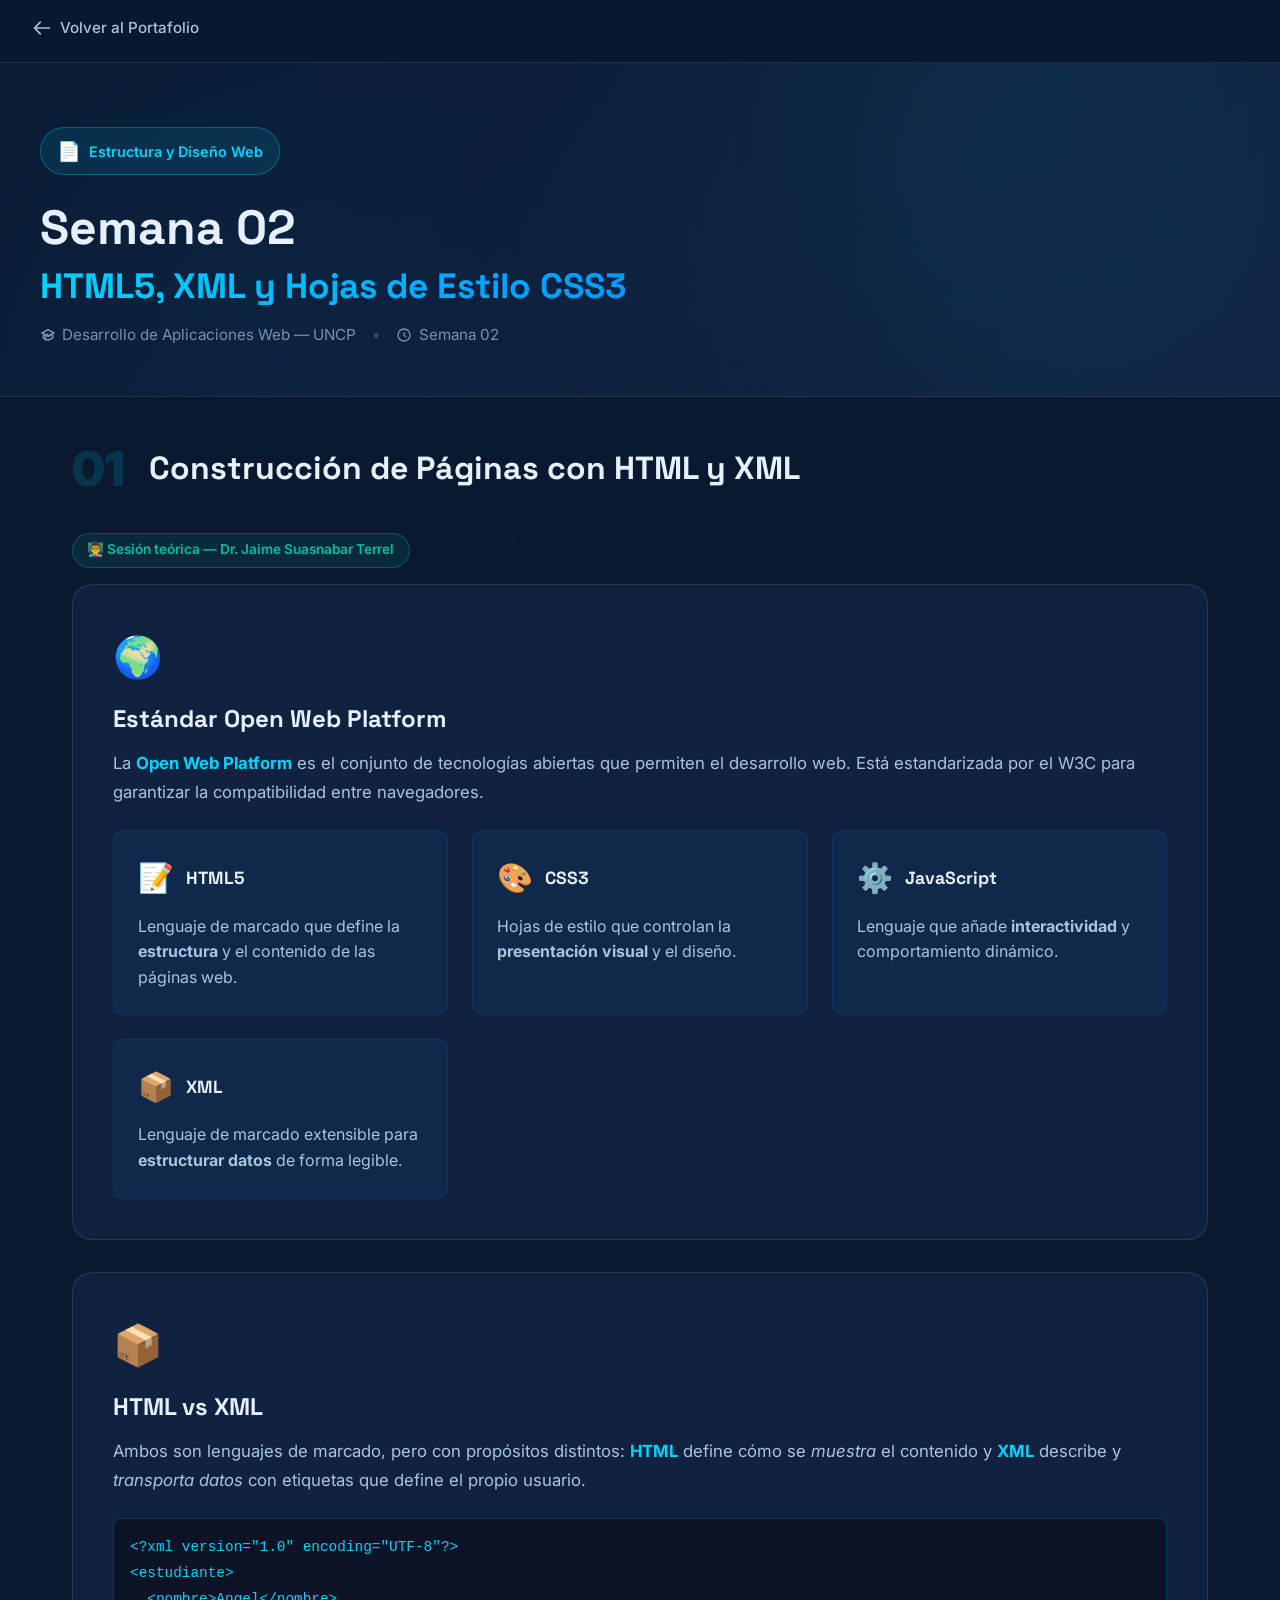
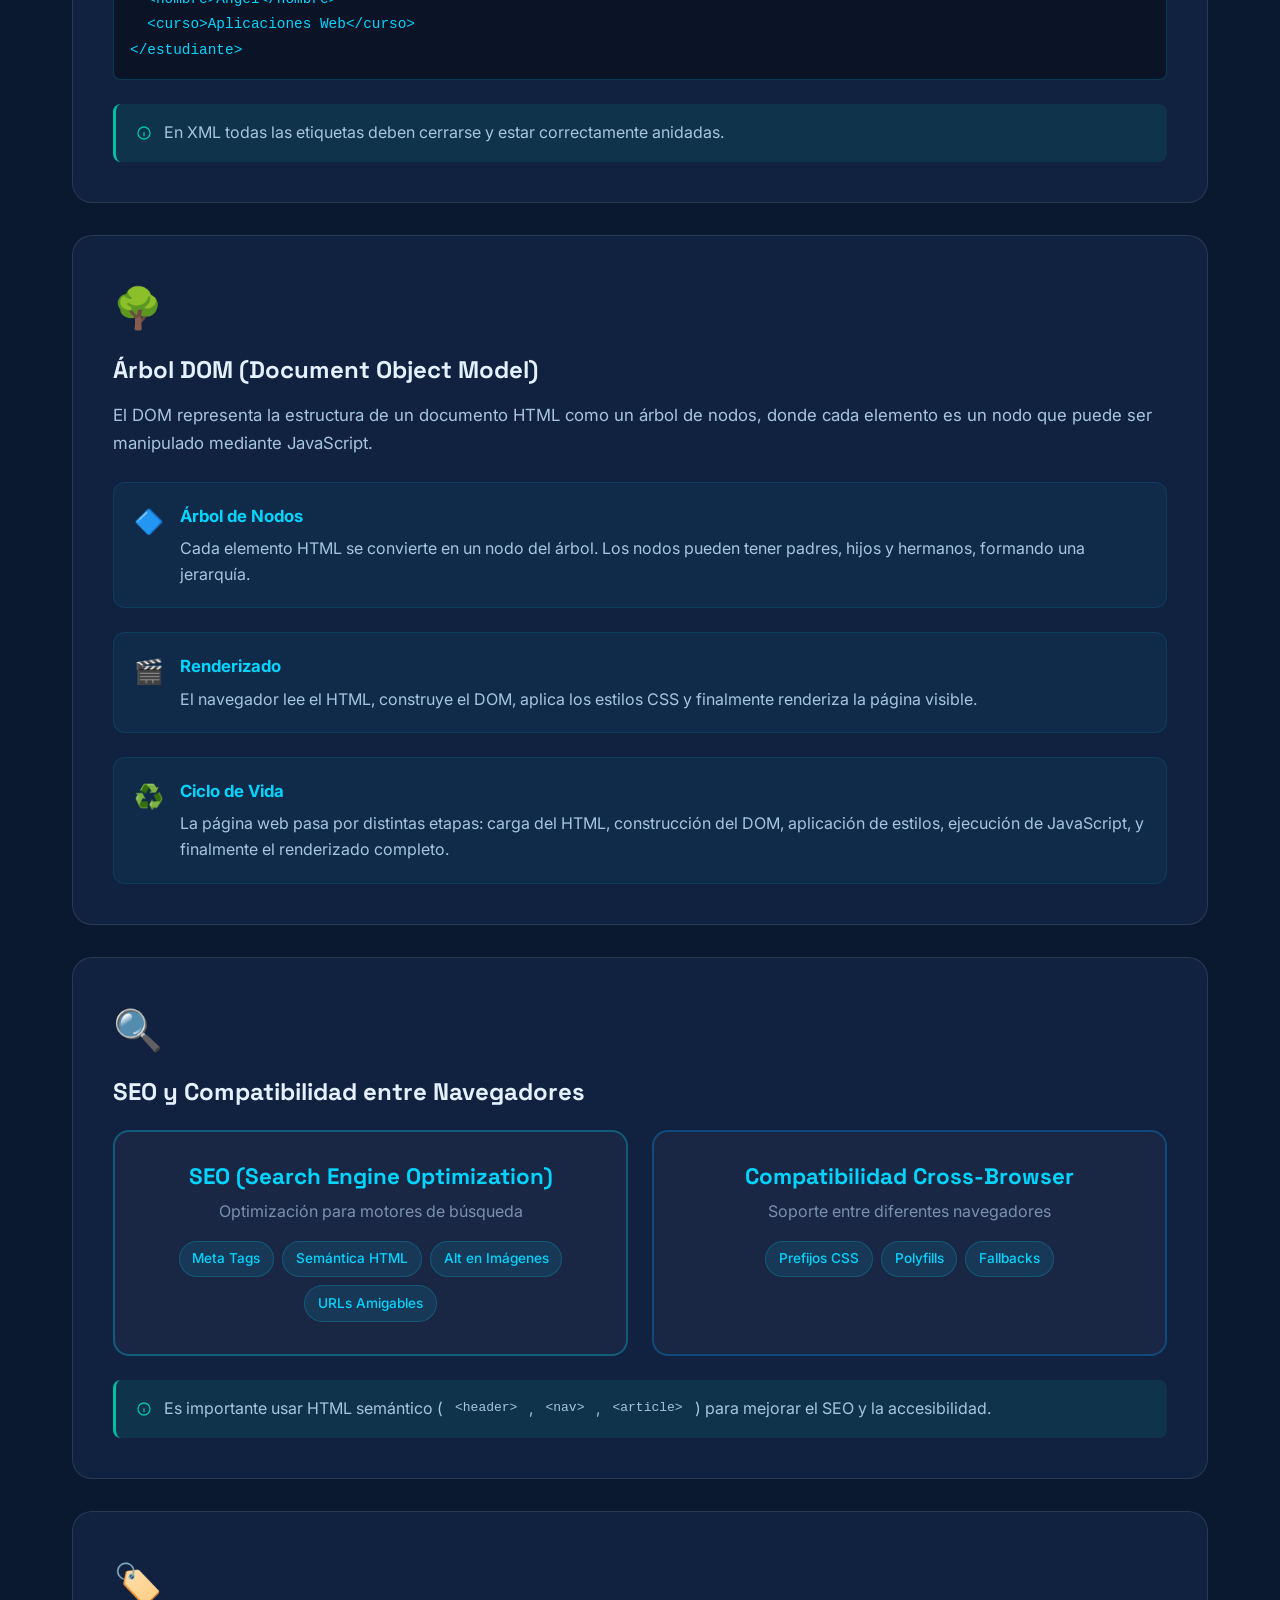
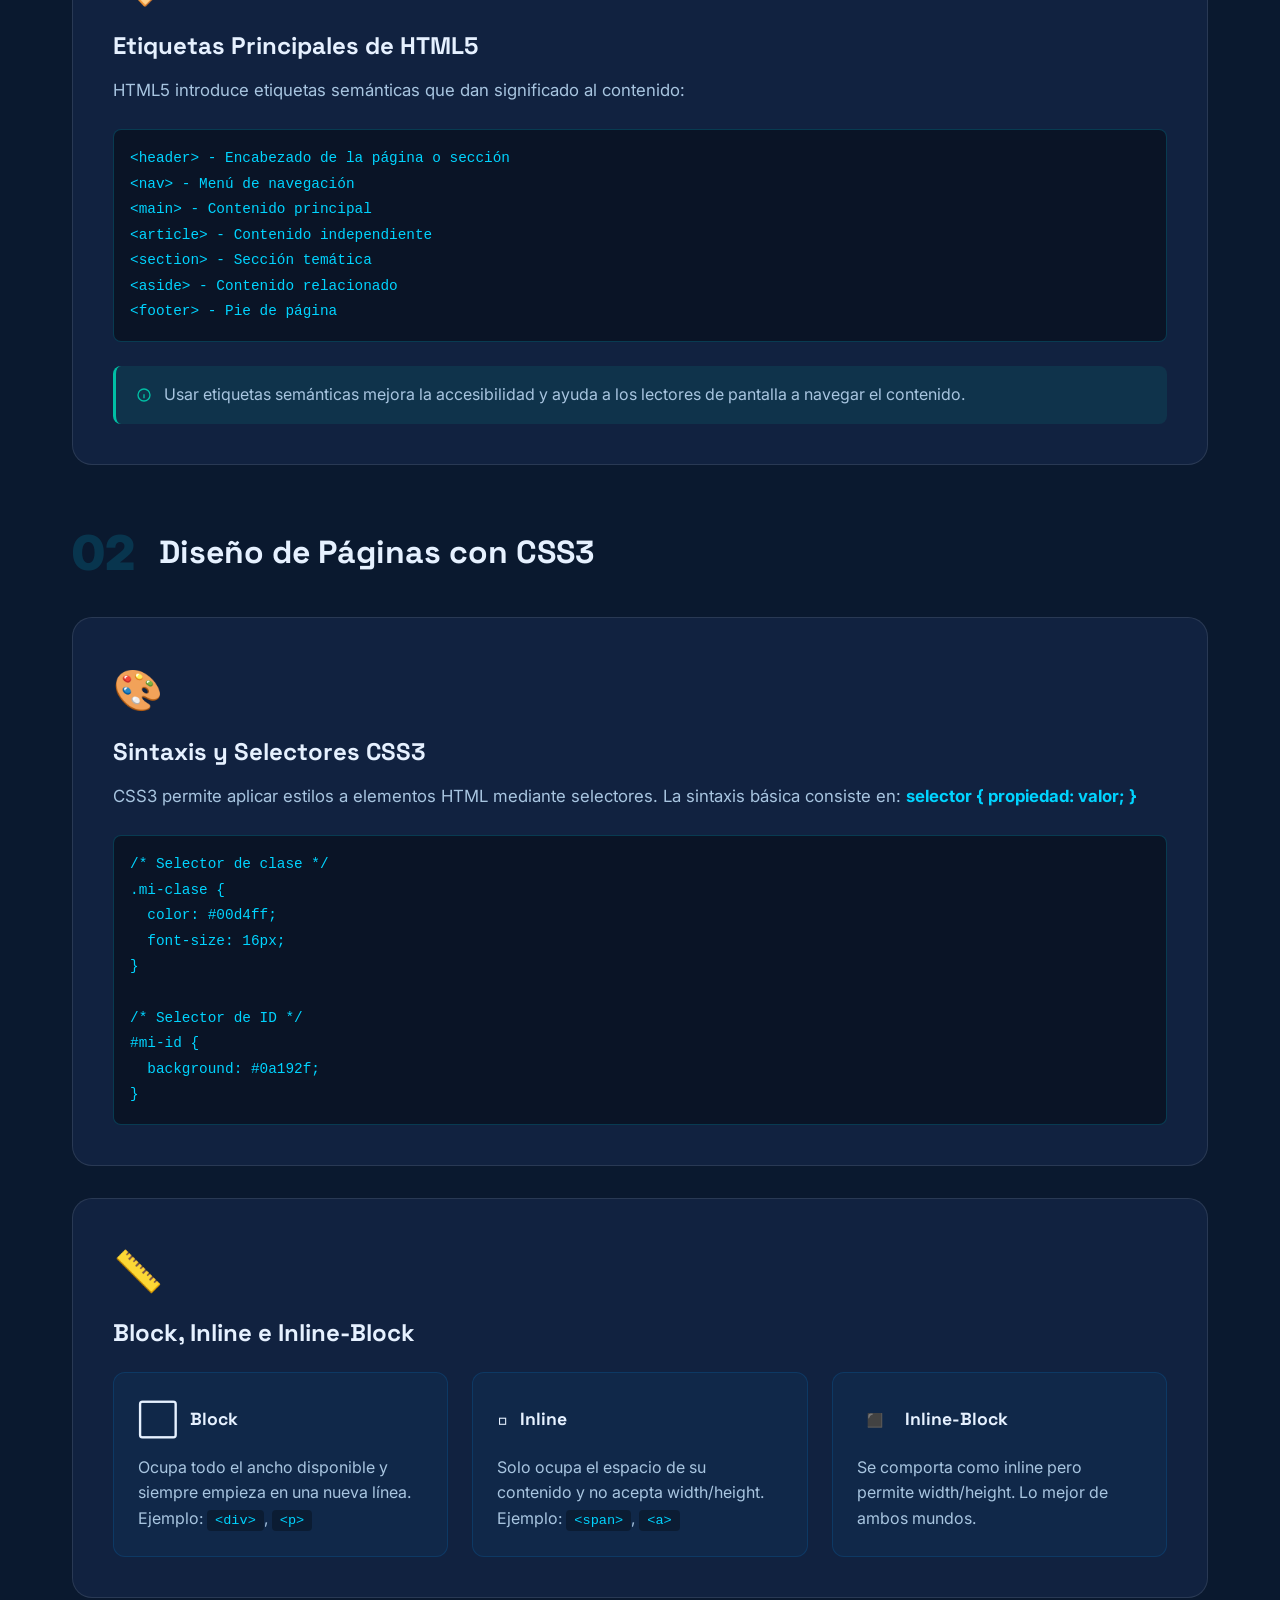
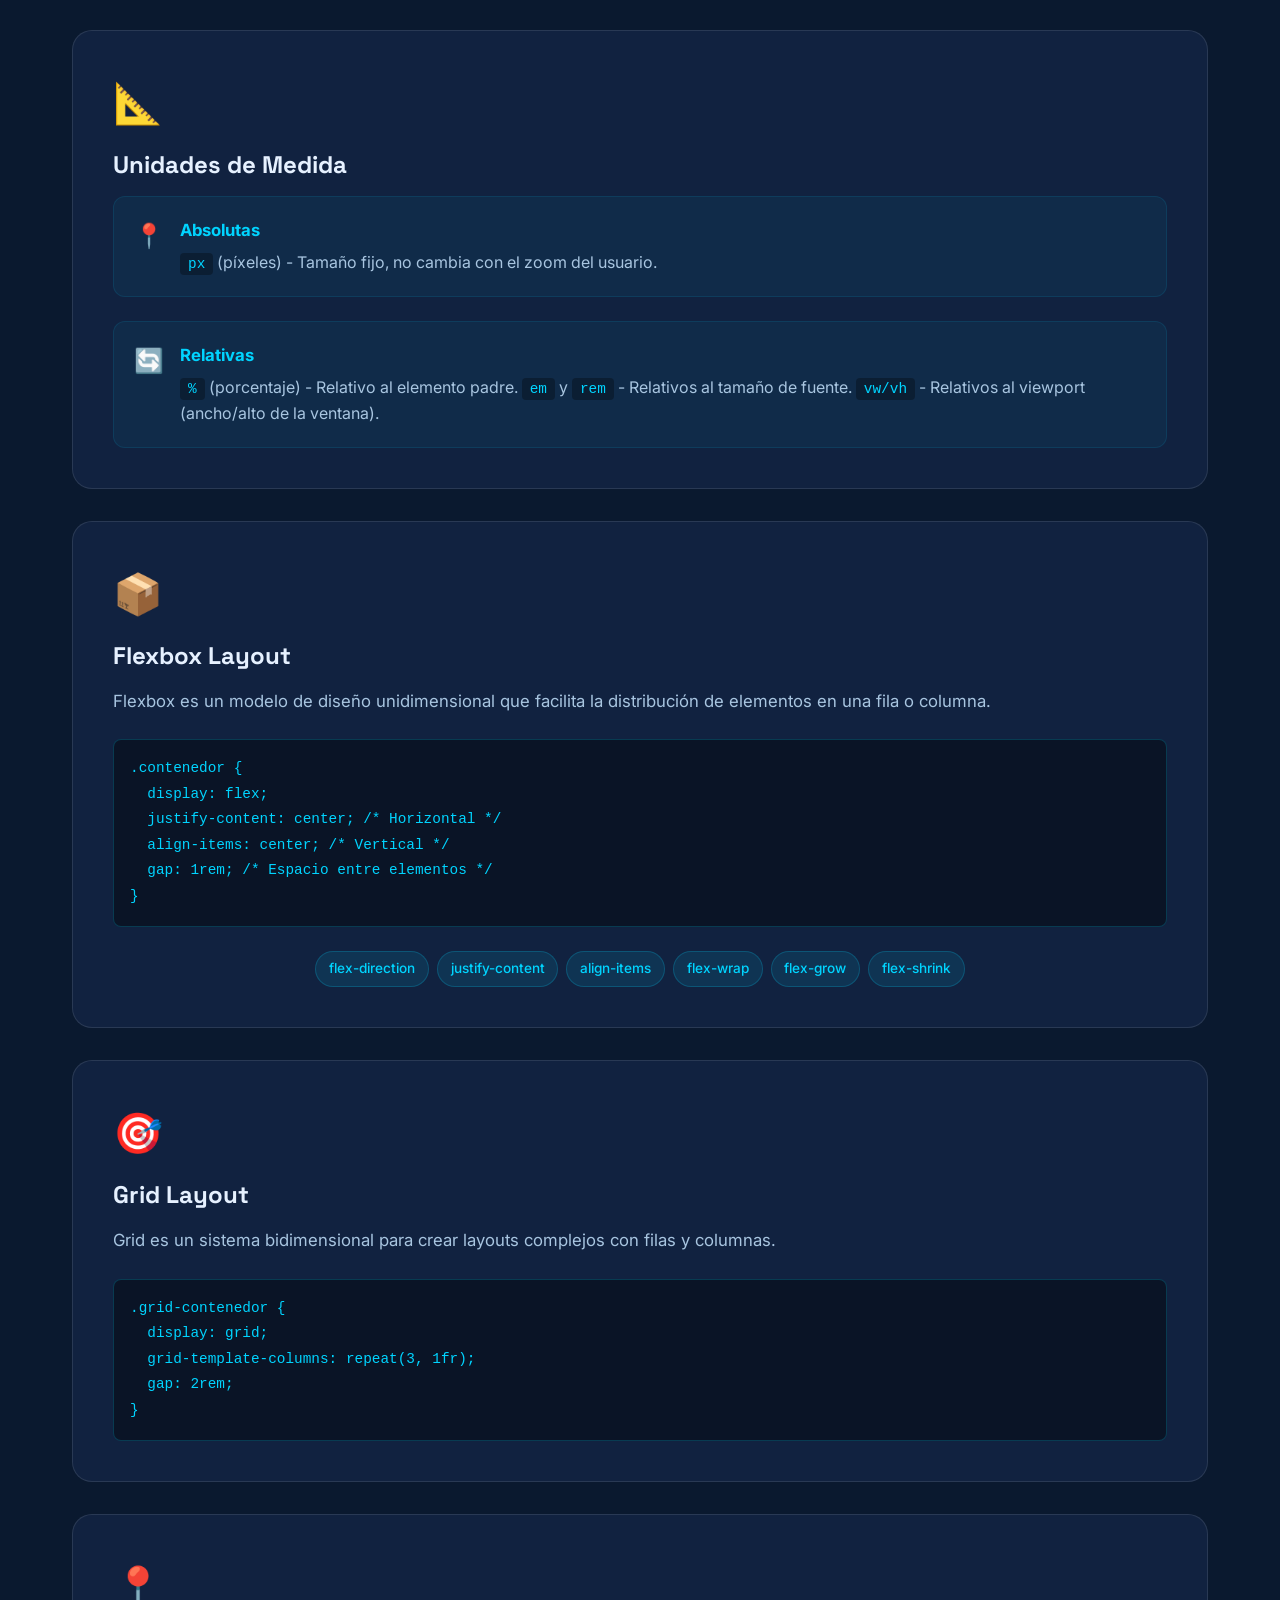
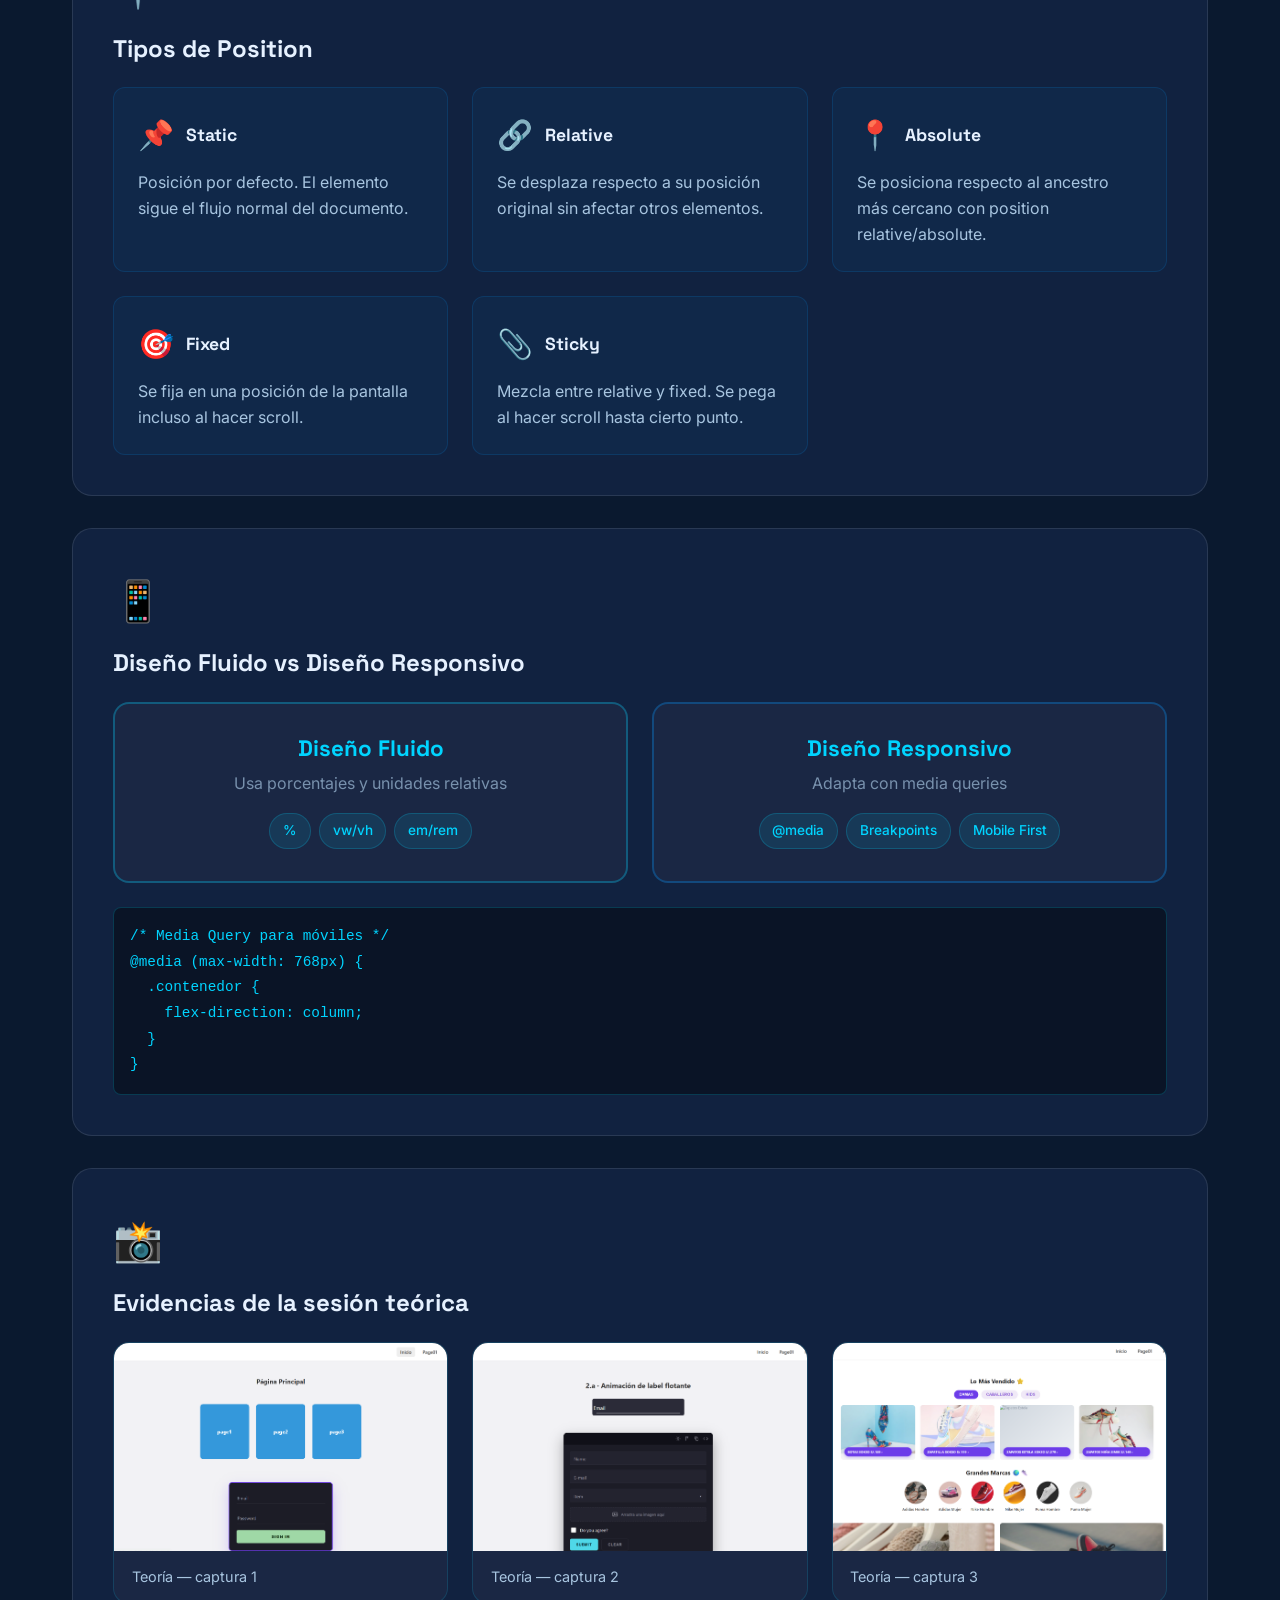
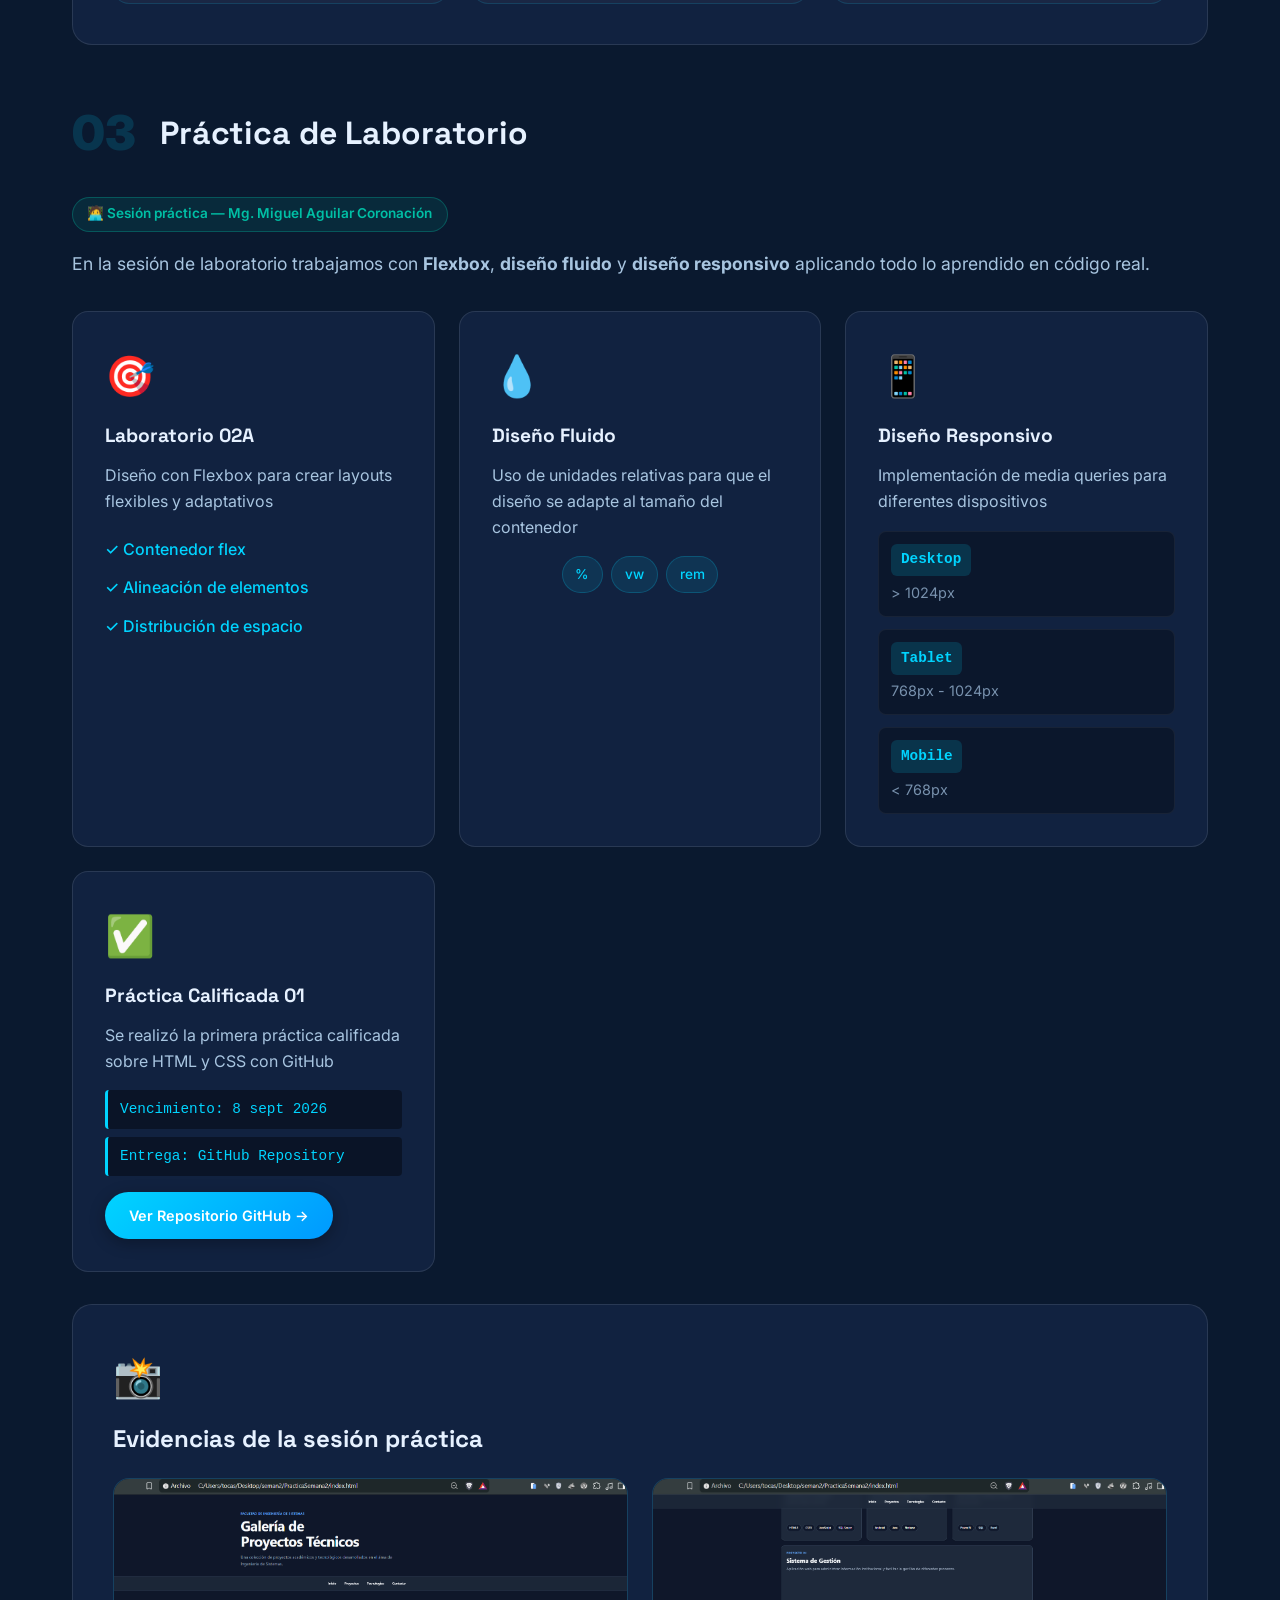
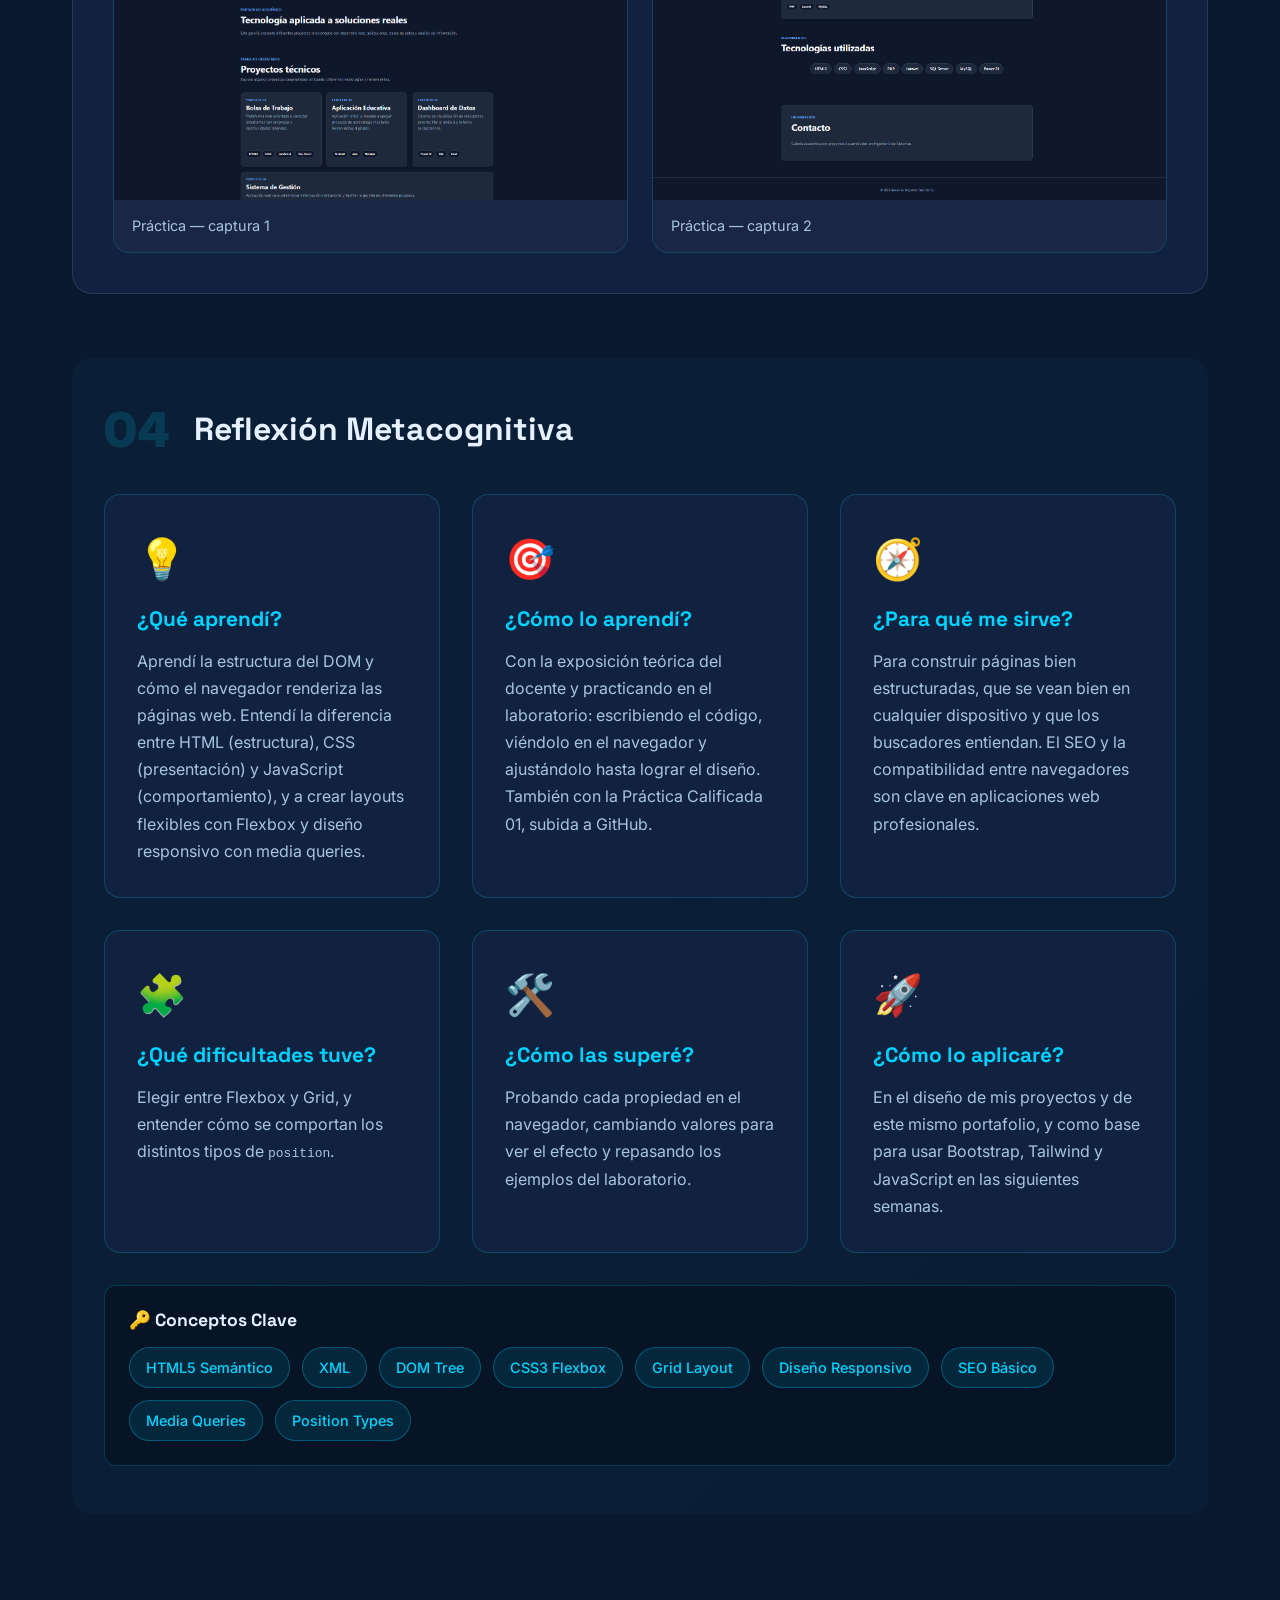
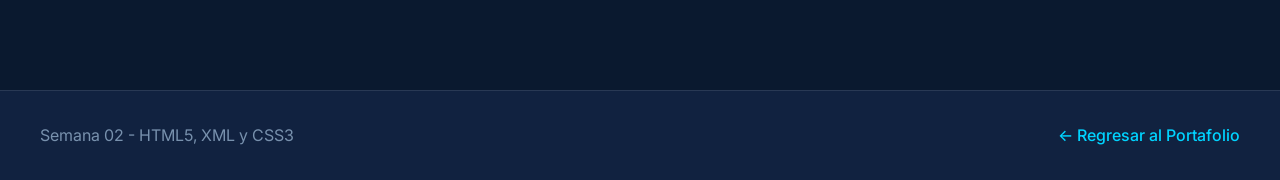
<file: semana-02/index.html>
<!doctype html>
<html lang="es">
  <head>
    <meta charset="UTF-8" />
    <meta name="viewport" content="width=device-width, initial-scale=1.0" />
    <title>Semana 02 - HTML5, XML y CSS3 | Angel Tocas</title>
    <link rel="stylesheet" href="../styles.css" />
    <link rel="preconnect" href="https://fonts.googleapis.com" />
    <link rel="preconnect" href="https://fonts.gstatic.com" crossorigin />
    <link
      href="https://fonts.googleapis.com/css2?family=Space+Grotesk:wght@300;400;500;600;700&family=Inter:wght@300;400;500;600;700&display=swap"
      rel="stylesheet"
    />
    <style>
      /* Galería de evidencias */
      .evidence-grid {
        display: grid;
        grid-template-columns: repeat(auto-fit, minmax(260px, 1fr));
        gap: 1.5rem;
        margin-top: 1.5rem;
      }
      .evidence-card {
        background: var(--bg-tertiary);
        border: 1px solid rgba(0, 212, 255, 0.15);
        border-radius: 16px;
        overflow: hidden;
        margin: 0;
        transition: all var(--transition-normal);
      }
      .evidence-card:hover {
        transform: translateY(-5px);
        border-color: var(--accent-primary);
        box-shadow: var(--shadow-glow);
      }
      .evidence-card img {
        width: 100%;
        aspect-ratio: 16 / 10;
        object-fit: cover;
        object-position: top;
        background: rgba(0, 0, 0, 0.3);
      }
      .evidence-card figcaption {
        padding: 0.9rem 1.1rem;
        color: var(--text-secondary);
        font-size: 0.9rem;
      }
      .docente-tag {
        display: inline-block;
        margin-bottom: 1rem;
        padding: 0.35rem 0.9rem;
        background: rgba(0, 191, 165, 0.1);
        border: 1px solid rgba(0, 191, 165, 0.3);
        border-radius: 50px;
        color: var(--accent-teal);
        font-size: 0.85rem;
        font-weight: 600;
      }
    </style>
  </head>
  <body class="week-body">
    <!-- Navegación de Regreso -->
    <nav class="week-nav">
      <a href="../index.html" class="back-link">
        <svg
          width="20"
          height="20"
          fill="none"
          stroke="currentColor"
          viewBox="0 0 24 24"
        >
          <path
            stroke-linecap="round"
            stroke-linejoin="round"
            stroke-width="2"
            d="M10 19l-7-7m0 0l7-7m-7 7h18"
          />
        </svg>
        Volver al Portafolio
      </a>
    </nav>

    <!-- Hero de la Semana -->
    <header class="week-hero">
      <div class="week-hero-content">
        <div class="week-badge">
          <span class="badge-icon">📄</span>
          <span>Estructura y Diseño Web</span>
        </div>
        <h1 class="week-title">
          Semana 02
          <span class="gradient-text">HTML5, XML y Hojas de Estilo CSS3</span>
        </h1>
        <p class="week-meta">
          <span class="meta-item">
            <svg width="16" height="16" fill="currentColor" viewBox="0 0 24 24">
              <path d="M12 14l9-5-9-5-9 5 9 5z" />
              <path
                d="M12 14l6.16-3.422a12.083 12.083 0 01.665 6.479A11.952 11.952 0 0012 20.055a11.952 11.952 0 00-6.824-2.998 12.078 12.078 0 01.665-6.479L12 14z"
              />
              <path
                stroke-linecap="round"
                stroke-linejoin="round"
                stroke-width="2"
                d="M12 14l9-5-9-5-9 5 9 5zm0 0l6.16-3.422a12.083 12.083 0 01.665 6.479A11.952 11.952 0 0012 20.055a11.952 11.952 0 00-6.824-2.998 12.078 12.078 0 01.665-6.479L12 14zm-4 6v-7.5l4-2.222"
              />
            </svg>
            Desarrollo de Aplicaciones Web — UNCP
          </span>
          <span class="meta-divider">•</span>
          <span class="meta-item">
            <svg width="16" height="16" fill="currentColor" viewBox="0 0 24 24">
              <path d="M12 8v4l3 3m6-3a9 9 0 11-18 0 9 9 0 0118 0z" />
            </svg>
            Semana 02
          </span>
        </p>
      </div>
    </header>

    <div class="week-container">
      <!-- Contenido de Aprendizaje -->
      <section class="content-section">
        <div class="section-header">
          <span class="section-number">01</span>
          <h2>Construcción de Páginas con HTML y XML</h2>
        </div>
        <span class="docente-tag"
          >👨‍🏫 Sesión teórica — Dr. Jaime Suasnabar Terrel</span
        >

        <div class="topic-card">
          <div class="topic-icon">🌍</div>
          <h3>Estándar Open Web Platform</h3>
          <p class="topic-intro">
            La <strong>Open Web Platform</strong> es el conjunto de tecnologías
            abiertas que permiten el desarrollo web. Está estandarizada por el
            W3C para garantizar la compatibilidad entre navegadores.
          </p>
          <div class="comparison-grid">
            <div class="comparison-item">
              <div class="comparison-header">
                <span class="comparison-emoji">📝</span>
                <h4>HTML5</h4>
              </div>
              <p>
                Lenguaje de marcado que define la <strong>estructura</strong> y
                el contenido de las páginas web.
              </p>
            </div>
            <div class="comparison-item">
              <div class="comparison-header">
                <span class="comparison-emoji">🎨</span>
                <h4>CSS3</h4>
              </div>
              <p>
                Hojas de estilo que controlan la
                <strong>presentación visual</strong> y el diseño.
              </p>
            </div>
            <div class="comparison-item">
              <div class="comparison-header">
                <span class="comparison-emoji">⚙️</span>
                <h4>JavaScript</h4>
              </div>
              <p>
                Lenguaje que añade <strong>interactividad</strong> y
                comportamiento dinámico.
              </p>
            </div>
            <div class="comparison-item">
              <div class="comparison-header">
                <span class="comparison-emoji">📦</span>
                <h4>XML</h4>
              </div>
              <p>
                Lenguaje de marcado extensible para
                <strong>estructurar datos</strong> de forma legible.
              </p>
            </div>
          </div>
        </div>

        <div class="topic-card">
          <div class="topic-icon">📦</div>
          <h3>HTML vs XML</h3>
          <p class="topic-intro">
            Ambos son lenguajes de marcado, pero con propósitos distintos:
            <strong>HTML</strong> define cómo se <em>muestra</em> el contenido y
            <strong>XML</strong> describe y <em>transporta datos</em> con
            etiquetas que define el propio usuario.
          </p>
          <div class="code-snippet">
            <code
              >&lt;?xml version="1.0" encoding="UTF-8"?&gt;<br />
              &lt;estudiante&gt;<br />
              &nbsp;&nbsp;&lt;nombre&gt;Angel&lt;/nombre&gt;<br />
              &nbsp;&nbsp;&lt;curso&gt;Aplicaciones Web&lt;/curso&gt;<br />
              &lt;/estudiante&gt;</code
            >
          </div>
          <p class="standards-note">
            <svg width="16" height="16" fill="currentColor" viewBox="0 0 24 24">
              <path
                d="M13 16h-1v-4h-1m1-4h.01M21 12a9 9 0 11-18 0 9 9 0 0118 0z"
              />
            </svg>
            En XML todas las etiquetas deben cerrarse y estar correctamente
            anidadas.
          </p>
        </div>

        <div class="topic-card">
          <div class="topic-icon">🌳</div>
          <h3>Árbol DOM (Document Object Model)</h3>
          <p class="topic-intro">
            El DOM representa la estructura de un documento HTML como un árbol
            de nodos, donde cada elemento es un nodo que puede ser manipulado
            mediante JavaScript.
          </p>
          <ul class="concept-list">
            <li>
              <span class="concept-icon">🔷</span>
              <div class="concept-content">
                <strong>Árbol de Nodos</strong>
                <p>
                  Cada elemento HTML se convierte en un nodo del árbol. Los
                  nodos pueden tener padres, hijos y hermanos, formando una
                  jerarquía.
                </p>
              </div>
            </li>
            <li>
              <span class="concept-icon">🎬</span>
              <div class="concept-content">
                <strong>Renderizado</strong>
                <p>
                  El navegador lee el HTML, construye el DOM, aplica los estilos
                  CSS y finalmente renderiza la página visible.
                </p>
              </div>
            </li>
            <li>
              <span class="concept-icon">♻️</span>
              <div class="concept-content">
                <strong>Ciclo de Vida</strong>
                <p>
                  La página web pasa por distintas etapas: carga del HTML,
                  construcción del DOM, aplicación de estilos, ejecución de
                  JavaScript, y finalmente el renderizado completo.
                </p>
              </div>
            </li>
          </ul>
        </div>

        <div class="topic-card">
          <div class="topic-icon">🔍</div>
          <h3>SEO y Compatibilidad entre Navegadores</h3>
          <div class="layers-container">
            <div class="layer-box frontend">
              <h4>SEO (Search Engine Optimization)</h4>
              <p>Optimización para motores de búsqueda</p>
              <div class="tech-tags">
                <span>Meta Tags</span>
                <span>Semántica HTML</span>
                <span>Alt en Imágenes</span>
                <span>URLs Amigables</span>
              </div>
            </div>
            <div class="layer-box backend">
              <h4>Compatibilidad Cross-Browser</h4>
              <p>Soporte entre diferentes navegadores</p>
              <div class="tech-tags">
                <span>Prefijos CSS</span>
                <span>Polyfills</span>
                <span>Fallbacks</span>
              </div>
            </div>
          </div>
          <p class="standards-note">
            <svg width="16" height="16" fill="currentColor" viewBox="0 0 24 24">
              <path
                d="M13 16h-1v-4h-1m1-4h.01M21 12a9 9 0 11-18 0 9 9 0 0118 0z"
              />
            </svg>
            Es importante usar HTML semántico (<code>&lt;header&gt;</code>,
            <code>&lt;nav&gt;</code>, <code>&lt;article&gt;</code>) para mejorar
            el SEO y la accesibilidad.
          </p>
        </div>

        <div class="topic-card">
          <div class="topic-icon">🏷️</div>
          <h3>Etiquetas Principales de HTML5</h3>
          <p class="topic-intro">
            HTML5 introduce etiquetas semánticas que dan significado al
            contenido:
          </p>

          <div class="code-snippet" style="margin: 1.5rem 0">
            <code
              >&lt;header&gt; - Encabezado de la página o sección<br />
              &lt;nav&gt; - Menú de navegación<br />
              &lt;main&gt; - Contenido principal<br />
              &lt;article&gt; - Contenido independiente<br />
              &lt;section&gt; - Sección temática<br />
              &lt;aside&gt; - Contenido relacionado<br />
              &lt;footer&gt; - Pie de página</code
            >
          </div>

          <p class="standards-note">
            <svg width="16" height="16" fill="currentColor" viewBox="0 0 24 24">
              <path
                d="M13 16h-1v-4h-1m1-4h.01M21 12a9 9 0 11-18 0 9 9 0 0118 0z"
              />
            </svg>
            Usar etiquetas semánticas mejora la accesibilidad y ayuda a los
            lectores de pantalla a navegar el contenido.
          </p>
        </div>
      </section>

      <!-- Diseño con CSS -->
      <section class="content-section">
        <div class="section-header">
          <span class="section-number">02</span>
          <h2>Diseño de Páginas con CSS3</h2>
        </div>

        <div class="topic-card">
          <div class="topic-icon">🎨</div>
          <h3>Sintaxis y Selectores CSS3</h3>
          <p class="topic-intro">
            CSS3 permite aplicar estilos a elementos HTML mediante selectores.
            La sintaxis básica consiste en:
            <strong>selector { propiedad: valor; }</strong>
          </p>
          <div class="code-snippet">
            <code
              >/* Selector de clase */<br />
              .mi-clase {<br />
              &nbsp;&nbsp;color: #00d4ff;<br />
              &nbsp;&nbsp;font-size: 16px;<br />
              }<br /><br />
              /* Selector de ID */<br />
              #mi-id {<br />
              &nbsp;&nbsp;background: #0a192f;<br />
              }</code
            >
          </div>
        </div>

        <div class="topic-card">
          <div class="topic-icon">📏</div>
          <h3>Block, Inline e Inline-Block</h3>
          <div class="comparison-grid">
            <div class="comparison-item">
              <div class="comparison-header">
                <span class="comparison-emoji">⬜</span>
                <h4>Block</h4>
              </div>
              <p>
                Ocupa todo el ancho disponible y siempre empieza en una nueva
                línea. Ejemplo: <code>&lt;div&gt;</code>, <code>&lt;p&gt;</code>
              </p>
            </div>
            <div class="comparison-item">
              <div class="comparison-header">
                <span class="comparison-emoji">▫️</span>
                <h4>Inline</h4>
              </div>
              <p>
                Solo ocupa el espacio de su contenido y no acepta width/height.
                Ejemplo: <code>&lt;span&gt;</code>, <code>&lt;a&gt;</code>
              </p>
            </div>
            <div class="comparison-item">
              <div class="comparison-header">
                <span class="comparison-emoji">◾</span>
                <h4>Inline-Block</h4>
              </div>
              <p>
                Se comporta como inline pero permite width/height. Lo mejor de
                ambos mundos.
              </p>
            </div>
          </div>
        </div>

        <div class="topic-card">
          <div class="topic-icon">📐</div>
          <h3>Unidades de Medida</h3>
          <ul class="concept-list">
            <li>
              <span class="concept-icon">📍</span>
              <div class="concept-content">
                <strong>Absolutas</strong>
                <p>
                  <code>px</code> (píxeles) - Tamaño fijo, no cambia con el zoom
                  del usuario.
                </p>
              </div>
            </li>
            <li>
              <span class="concept-icon">🔄</span>
              <div class="concept-content">
                <strong>Relativas</strong>
                <p>
                  <code>%</code> (porcentaje) - Relativo al elemento padre.
                  <code>em</code> y <code>rem</code> - Relativos al tamaño de
                  fuente. <code>vw/vh</code> - Relativos al viewport (ancho/alto
                  de la ventana).
                </p>
              </div>
            </li>
          </ul>
        </div>

        <div class="topic-card">
          <div class="topic-icon">📦</div>
          <h3>Flexbox Layout</h3>
          <p class="topic-intro">
            Flexbox es un modelo de diseño unidimensional que facilita la
            distribución de elementos en una fila o columna.
          </p>
          <div class="code-snippet">
            <code
              >.contenedor {<br />
              &nbsp;&nbsp;display: flex;<br />
              &nbsp;&nbsp;justify-content: center; /* Horizontal */<br />
              &nbsp;&nbsp;align-items: center; /* Vertical */<br />
              &nbsp;&nbsp;gap: 1rem; /* Espacio entre elementos */<br />
              }</code
            >
          </div>
          <div class="tech-tags" style="margin-top: 1.5rem">
            <span>flex-direction</span>
            <span>justify-content</span>
            <span>align-items</span>
            <span>flex-wrap</span>
            <span>flex-grow</span>
            <span>flex-shrink</span>
          </div>
        </div>

        <div class="topic-card">
          <div class="topic-icon">🎯</div>
          <h3>Grid Layout</h3>
          <p class="topic-intro">
            Grid es un sistema bidimensional para crear layouts complejos con
            filas y columnas.
          </p>
          <div class="code-snippet">
            <code
              >.grid-contenedor {<br />
              &nbsp;&nbsp;display: grid;<br />
              &nbsp;&nbsp;grid-template-columns: repeat(3, 1fr);<br />
              &nbsp;&nbsp;gap: 2rem;<br />
              }</code
            >
          </div>
        </div>

        <div class="topic-card">
          <div class="topic-icon">📍</div>
          <h3>Tipos de Position</h3>
          <div class="comparison-grid">
            <div class="comparison-item">
              <div class="comparison-header">
                <span class="comparison-emoji">📌</span>
                <h4>Static</h4>
              </div>
              <p>
                Posición por defecto. El elemento sigue el flujo normal del
                documento.
              </p>
            </div>
            <div class="comparison-item">
              <div class="comparison-header">
                <span class="comparison-emoji">🔗</span>
                <h4>Relative</h4>
              </div>
              <p>
                Se desplaza respecto a su posición original sin afectar otros
                elementos.
              </p>
            </div>
            <div class="comparison-item">
              <div class="comparison-header">
                <span class="comparison-emoji">📍</span>
                <h4>Absolute</h4>
              </div>
              <p>
                Se posiciona respecto al ancestro más cercano con position
                relative/absolute.
              </p>
            </div>
            <div class="comparison-item">
              <div class="comparison-header">
                <span class="comparison-emoji">🎯</span>
                <h4>Fixed</h4>
              </div>
              <p>
                Se fija en una posición de la pantalla incluso al hacer scroll.
              </p>
            </div>
            <div class="comparison-item">
              <div class="comparison-header">
                <span class="comparison-emoji">📎</span>
                <h4>Sticky</h4>
              </div>
              <p>
                Mezcla entre relative y fixed. Se pega al hacer scroll hasta
                cierto punto.
              </p>
            </div>
          </div>
        </div>

        <div class="topic-card">
          <div class="topic-icon">📱</div>
          <h3>Diseño Fluido vs Diseño Responsivo</h3>
          <div class="layers-container">
            <div class="layer-box frontend">
              <h4>Diseño Fluido</h4>
              <p>Usa porcentajes y unidades relativas</p>
              <div class="tech-tags">
                <span>%</span>
                <span>vw/vh</span>
                <span>em/rem</span>
              </div>
            </div>
            <div class="layer-box backend">
              <h4>Diseño Responsivo</h4>
              <p>Adapta con media queries</p>
              <div class="tech-tags">
                <span>@media</span>
                <span>Breakpoints</span>
                <span>Mobile First</span>
              </div>
            </div>
          </div>
          <div class="code-snippet" style="margin-top: 1.5rem">
            <code
              >/* Media Query para móviles */<br />
              @media (max-width: 768px) {<br />
              &nbsp;&nbsp;.contenedor {<br />
              &nbsp;&nbsp;&nbsp;&nbsp;flex-direction: column;<br />
              &nbsp;&nbsp;}<br />
              }</code
            >
          </div>
        </div>

        <!-- Evidencias teoría -->
        <div class="topic-card">
          <div class="topic-icon">📸</div>
          <h3>Evidencias de la sesión teórica</h3>
          <div class="evidence-grid">
            <figure class="evidence-card">
              <img
                src="../assets/semana2/semana2-suasnabar1.png"
                alt="Evidencia teórica 1 - Semana 2"
                loading="lazy"
              />
              <figcaption>Teoría — captura 1</figcaption>
            </figure>
            <figure class="evidence-card">
              <img
                src="../assets/semana2/semana2-suasnabar2.png"
                alt="Evidencia teórica 2 - Semana 2"
                loading="lazy"
              />
              <figcaption>Teoría — captura 2</figcaption>
            </figure>
            <figure class="evidence-card">
              <img
                src="../assets/semana2/semana2-suasnabar3.png"
                alt="Evidencia teórica 3 - Semana 2"
                loading="lazy"
              />
              <figcaption>Teoría — captura 3</figcaption>
            </figure>
          </div>
        </div>
      </section>

      <!-- Laboratorio -->
      <section class="content-section">
        <div class="section-header">
          <span class="section-number">03</span>
          <h2>Práctica de Laboratorio</h2>
        </div>
        <span class="docente-tag"
          >🧑‍💻 Sesión práctica — Mg. Miguel Aguilar Coronación</span
        >

        <p class="section-intro">
          En la sesión de laboratorio trabajamos con <strong>Flexbox</strong>,
          <strong>diseño fluido</strong> y
          <strong>diseño responsivo</strong> aplicando todo lo aprendido en
          código real.
        </p>

        <div class="lab-grid">
          <div class="lab-card">
            <div class="lab-icon">🎯</div>
            <h4>Laboratorio 02A</h4>
            <p>Diseño con Flexbox para crear layouts flexibles y adaptativos</p>
            <ul class="extension-list">
              <li>✓ Contenedor flex</li>
              <li>✓ Alineación de elementos</li>
              <li>✓ Distribución de espacio</li>
            </ul>
          </div>

          <div class="lab-card">
            <div class="lab-icon">💧</div>
            <h4>Diseño Fluido</h4>
            <p>
              Uso de unidades relativas para que el diseño se adapte al tamaño
              del contenedor
            </p>
            <div class="tech-tags">
              <span>%</span>
              <span>vw</span>
              <span>rem</span>
            </div>
          </div>

          <div class="lab-card">
            <div class="lab-icon">📱</div>
            <h4>Diseño Responsivo</h4>
            <p>Implementación de media queries para diferentes dispositivos</p>
            <div class="shortcut-list">
              <div class="shortcut-item">
                <code>Desktop</code>
                <span>&gt; 1024px</span>
              </div>
              <div class="shortcut-item">
                <code>Tablet</code>
                <span>768px - 1024px</span>
              </div>
              <div class="shortcut-item">
                <code>Mobile</code>
                <span>&lt; 768px</span>
              </div>
            </div>
          </div>

          <div class="lab-card">
            <div class="lab-icon">✅</div>
            <h4>Práctica Calificada 01</h4>
            <p>
              Se realizó la primera práctica calificada sobre HTML y CSS con
              GitHub
            </p>
            <div class="git-commands">
              <code>Vencimiento: 8 sept 2026</code>
              <code>Entrega: GitHub Repository</code>
            </div>
            <a
              href="https://github.com/taangel687-netizen/PracticaCalificada1.git"
              target="_blank"
              rel="noopener noreferrer"
              class="btn-primary"
              style="
                margin-top: 1rem;
                padding: 0.75rem 1.5rem;
                display: inline-block;
                font-size: 0.9rem;
              "
            >
              Ver Repositorio GitHub →
            </a>
          </div>
        </div>

        <!-- Evidencias práctica -->
        <div class="topic-card" style="margin-top: 2rem">
          <div class="topic-icon">📸</div>
          <h3>Evidencias de la sesión práctica</h3>
          <div class="evidence-grid">
            <figure class="evidence-card">
              <img
                src="../assets/semana2/semana2-aguilar1.png"
                alt="Evidencia práctica 1 - Semana 2"
                loading="lazy"
              />
              <figcaption>Práctica — captura 1</figcaption>
            </figure>
            <figure class="evidence-card">
              <img
                src="../assets/semana2/semana2-aguilar2.png"
                alt="Evidencia práctica 2 - Semana 2"
                loading="lazy"
              />
              <figcaption>Práctica — captura 2</figcaption>
            </figure>
          </div>
        </div>
      </section>

      <!-- Reflexión -->
      <section class="content-section reflection-section">
        <div class="section-header">
          <span class="section-number">04</span>
          <h2>Reflexión Metacognitiva</h2>
        </div>

        <div class="reflection-grid">
          <div class="reflection-card">
            <div class="reflection-icon">💡</div>
            <h3>¿Qué aprendí?</h3>
            <p>
              Aprendí la estructura del DOM y cómo el navegador renderiza las
              páginas web. Entendí la diferencia entre HTML (estructura), CSS
              (presentación) y JavaScript (comportamiento), y a crear layouts
              flexibles con Flexbox y diseño responsivo con media queries.
            </p>
          </div>

          <div class="reflection-card">
            <div class="reflection-icon">🎯</div>
            <h3>¿Cómo lo aprendí?</h3>
            <p>
              Con la exposición teórica del docente y practicando en el
              laboratorio: escribiendo el código, viéndolo en el navegador y
              ajustándolo hasta lograr el diseño. También con la Práctica
              Calificada 01, subida a GitHub.
            </p>
          </div>

          <div class="reflection-card">
            <div class="reflection-icon">🧭</div>
            <h3>¿Para qué me sirve?</h3>
            <p>
              Para construir páginas bien estructuradas, que se vean bien en
              cualquier dispositivo y que los buscadores entiendan. El SEO y la
              compatibilidad entre navegadores son clave en aplicaciones web
              profesionales.
            </p>
          </div>

          <div class="reflection-card">
            <div class="reflection-icon">🧩</div>
            <h3>¿Qué dificultades tuve?</h3>
            <p>
              Elegir entre Flexbox y Grid, y entender cómo se comportan los
              distintos tipos de <code>position</code>.
            </p>
          </div>

          <div class="reflection-card">
            <div class="reflection-icon">🛠️</div>
            <h3>¿Cómo las superé?</h3>
            <p>
              Probando cada propiedad en el navegador, cambiando valores para
              ver el efecto y repasando los ejemplos del laboratorio.
            </p>
          </div>

          <div class="reflection-card">
            <div class="reflection-icon">🚀</div>
            <h3>¿Cómo lo aplicaré?</h3>
            <p>
              En el diseño de mis proyectos y de este mismo portafolio, y como
              base para usar Bootstrap, Tailwind y JavaScript en las siguientes
              semanas.
            </p>
          </div>
        </div>

        <div class="key-takeaways">
          <h4>🔑 Conceptos Clave</h4>
          <div class="takeaways-list">
            <span class="takeaway-tag">HTML5 Semántico</span>
            <span class="takeaway-tag">XML</span>
            <span class="takeaway-tag">DOM Tree</span>
            <span class="takeaway-tag">CSS3 Flexbox</span>
            <span class="takeaway-tag">Grid Layout</span>
            <span class="takeaway-tag">Diseño Responsivo</span>
            <span class="takeaway-tag">SEO Básico</span>
            <span class="takeaway-tag">Media Queries</span>
            <span class="takeaway-tag">Position Types</span>
          </div>
        </div>
      </section>
    </div>

    <!-- Footer -->
    <footer class="week-footer">
      <div class="week-footer-content">
        <p>Semana 02 - HTML5, XML y CSS3</p>
        <a href="../index.html" class="footer-link">← Regresar al Portafolio</a>
      </div>
    </footer>
  </body>
</html>
</file>
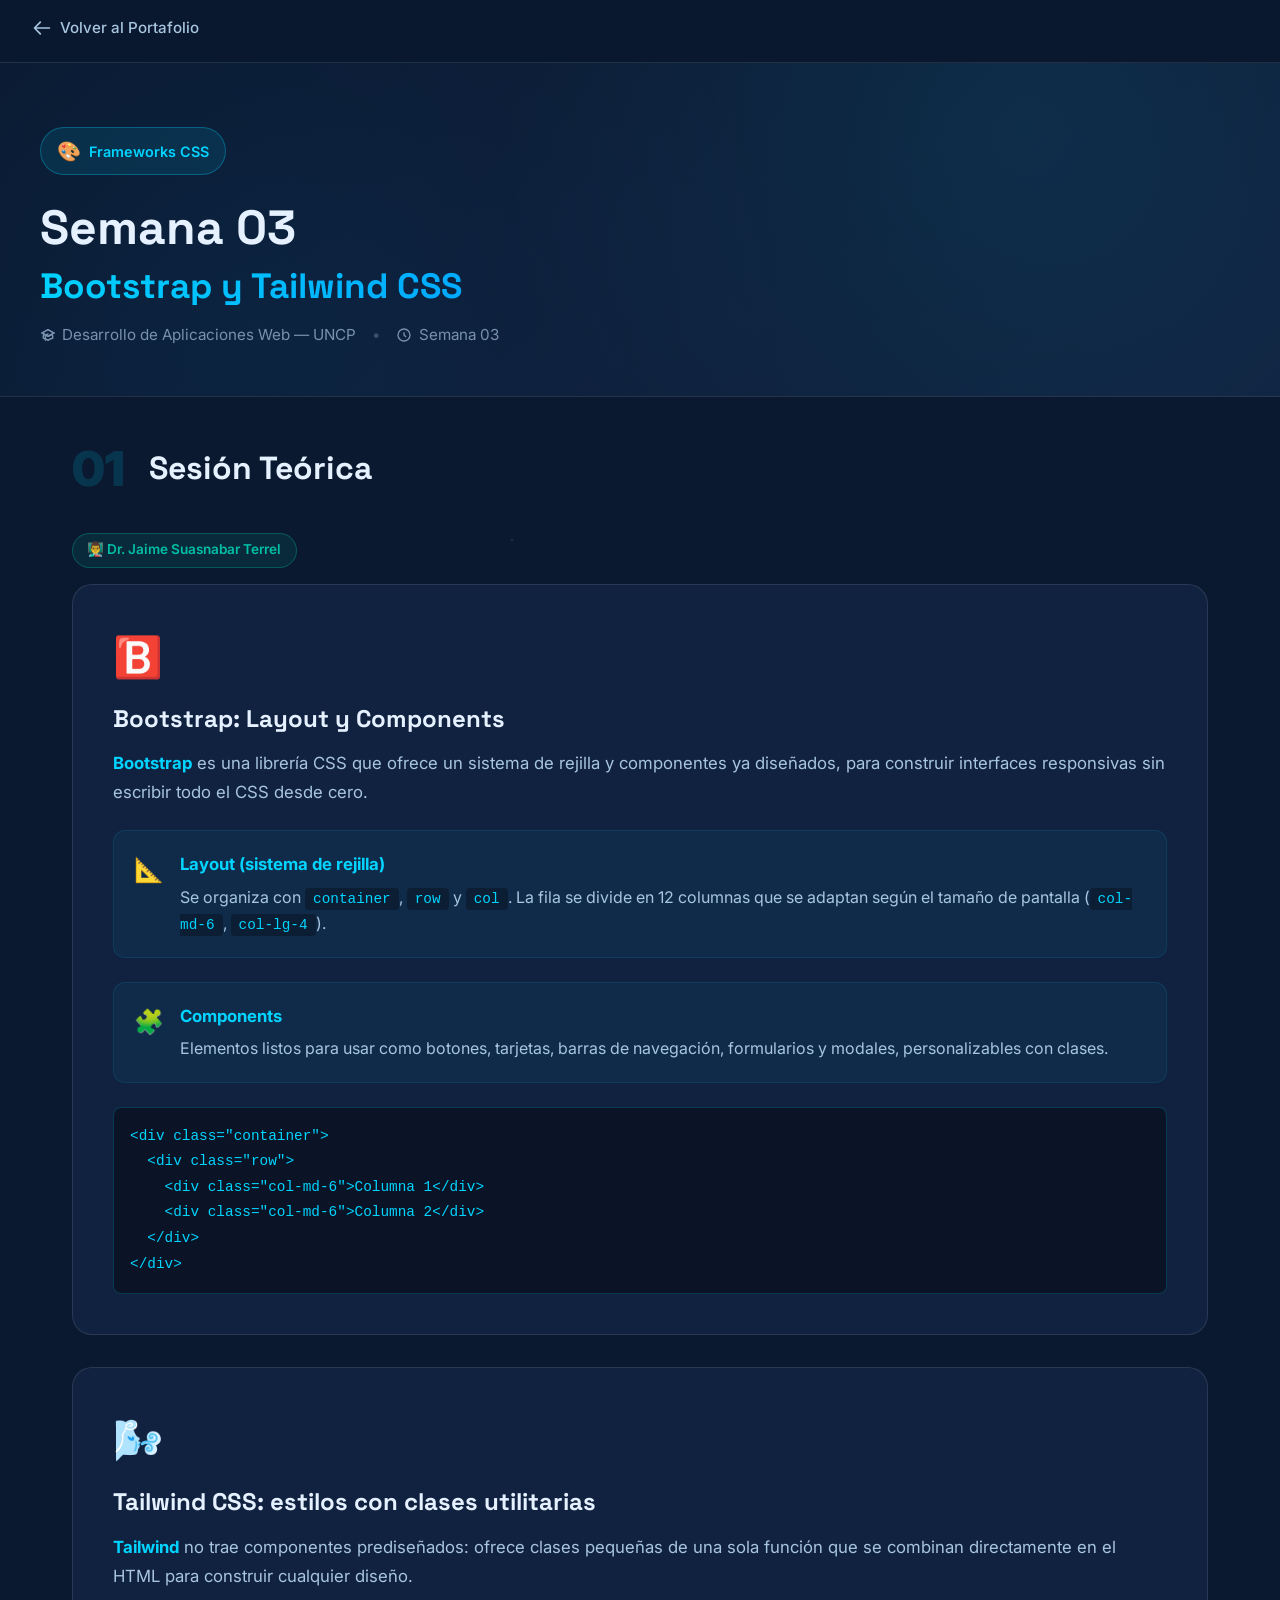
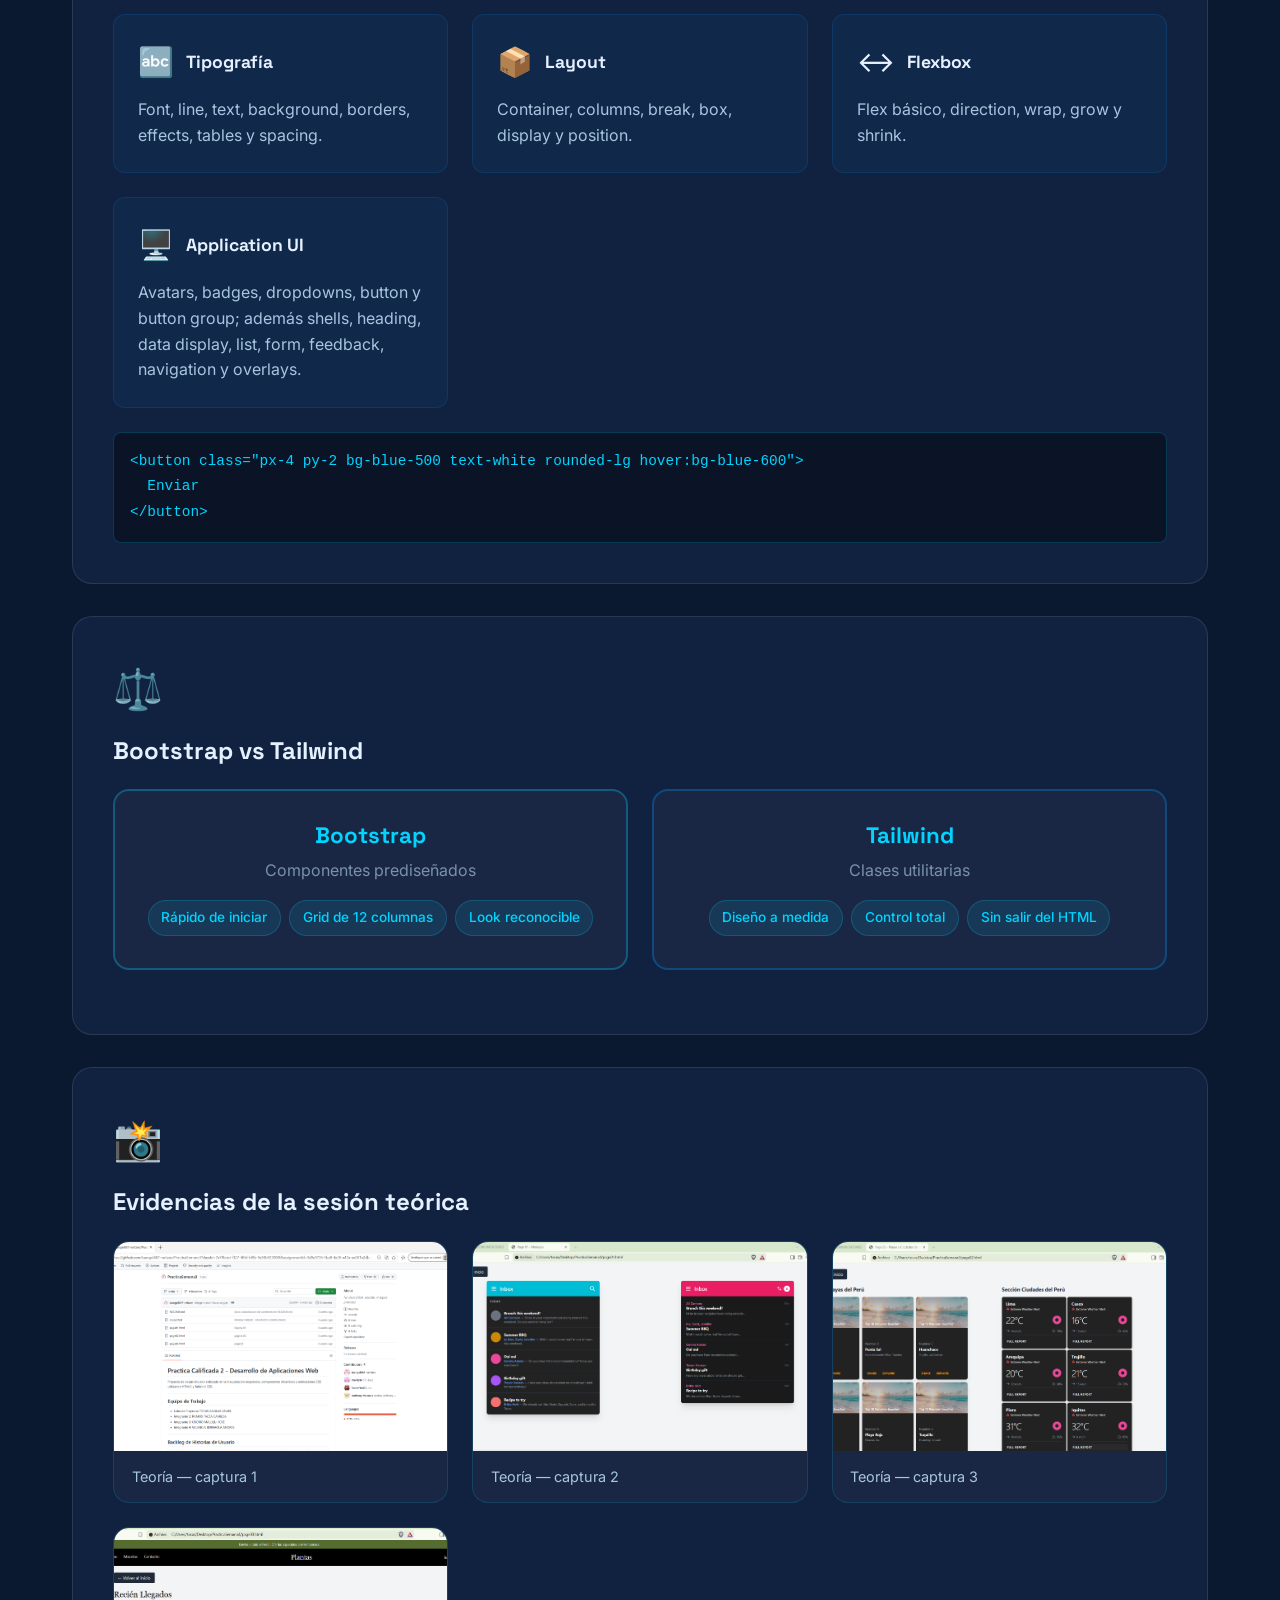
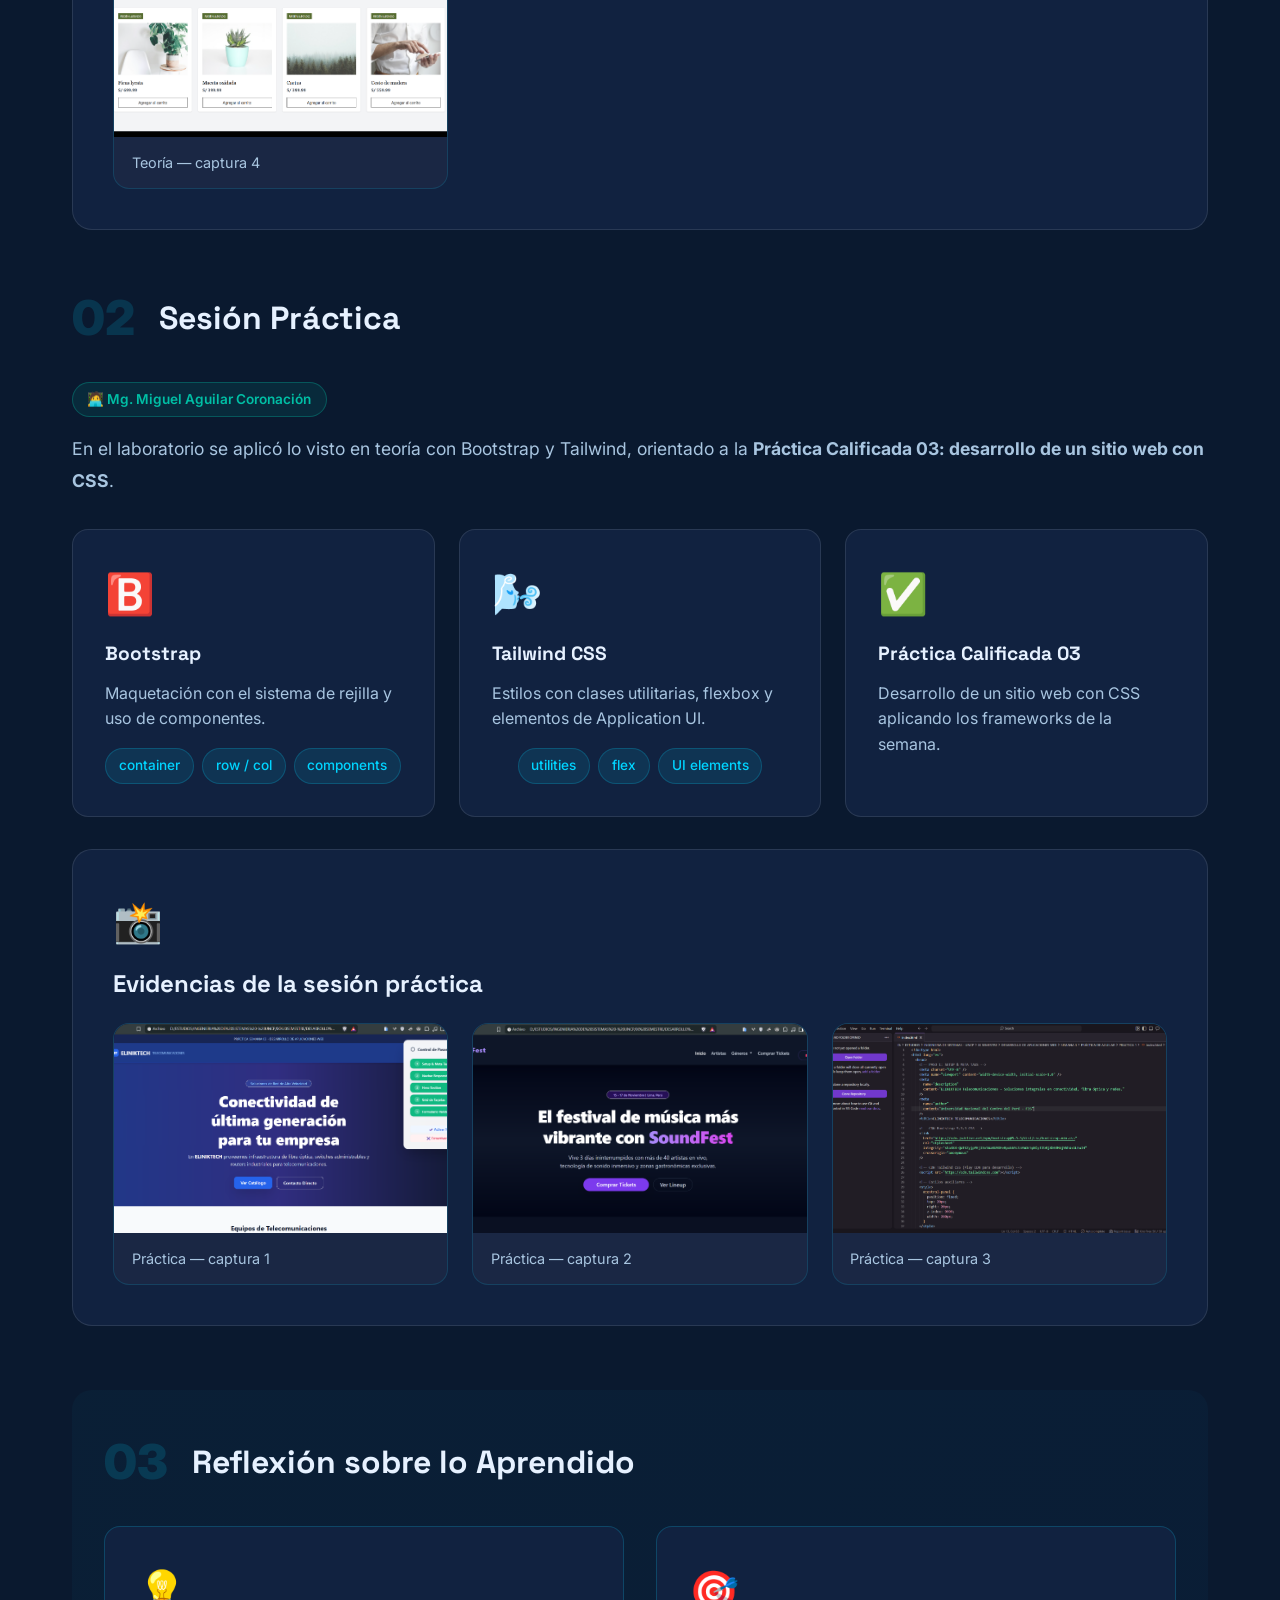
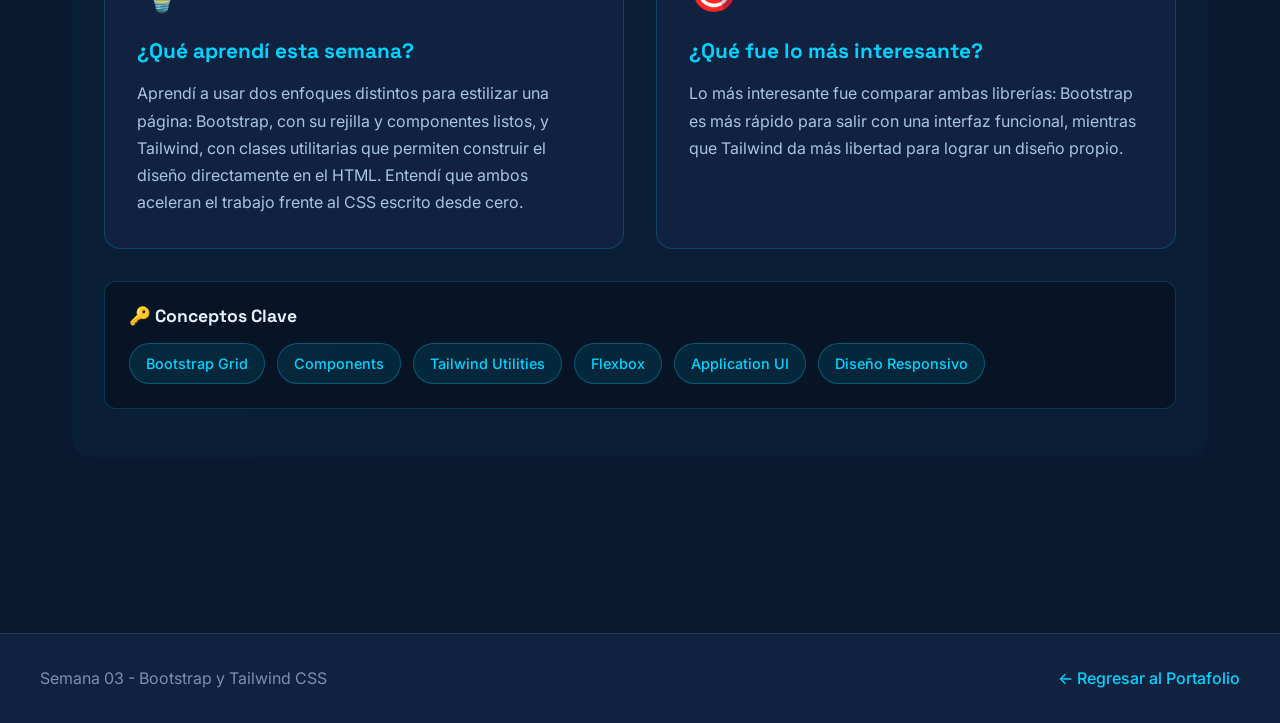
<file: semana-03/index.html>
<!doctype html>
<html lang="es">
  <head>
    <meta charset="UTF-8" />
    <meta name="viewport" content="width=device-width, initial-scale=1.0" />
    <title>Semana 03 - Bootstrap y Tailwind CSS | Angel Tocas</title>
    <link rel="stylesheet" href="../styles.css" />
    <link rel="preconnect" href="https://fonts.googleapis.com" />
    <link rel="preconnect" href="https://fonts.gstatic.com" crossorigin />
    <link
      href="https://fonts.googleapis.com/css2?family=Space+Grotesk:wght@300;400;500;600;700&family=Inter:wght@300;400;500;600;700&display=swap"
      rel="stylesheet"
    />
    <style>
      /* Galería de evidencias (solo semana 03) */
      .evidence-grid {
        display: grid;
        grid-template-columns: repeat(auto-fit, minmax(260px, 1fr));
        gap: 1.5rem;
        margin-top: 1.5rem;
      }
      .evidence-card {
        background: var(--bg-tertiary);
        border: 1px solid rgba(0, 212, 255, 0.15);
        border-radius: 16px;
        overflow: hidden;
        margin: 0;
        transition: all var(--transition-normal);
      }
      .evidence-card:hover {
        transform: translateY(-5px);
        border-color: var(--accent-primary);
        box-shadow: var(--shadow-glow);
      }
      .evidence-card img {
        width: 100%;
        aspect-ratio: 16 / 10;
        object-fit: cover;
        object-position: top;
        background: rgba(0, 0, 0, 0.3);
      }
      .evidence-card figcaption {
        padding: 0.9rem 1.1rem;
        color: var(--text-secondary);
        font-size: 0.9rem;
      }
      .docente-tag {
        display: inline-block;
        margin-bottom: 1rem;
        padding: 0.35rem 0.9rem;
        background: rgba(0, 191, 165, 0.1);
        border: 1px solid rgba(0, 191, 165, 0.3);
        border-radius: 50px;
        color: var(--accent-teal);
        font-size: 0.85rem;
        font-weight: 600;
      }
    </style>
  </head>
  <body class="week-body">
    <!-- Navegación de Regreso -->
    <nav class="week-nav">
      <a href="../index.html" class="back-link">
        <svg
          width="20"
          height="20"
          fill="none"
          stroke="currentColor"
          viewBox="0 0 24 24"
        >
          <path
            stroke-linecap="round"
            stroke-linejoin="round"
            stroke-width="2"
            d="M10 19l-7-7m0 0l7-7m-7 7h18"
          />
        </svg>
        Volver al Portafolio
      </a>
    </nav>

    <!-- Hero de la Semana -->
    <header class="week-hero">
      <div class="week-hero-content">
        <div class="week-badge">
          <span class="badge-icon">🎨</span>
          <span>Frameworks CSS</span>
        </div>
        <h1 class="week-title">
          Semana 03
          <span class="gradient-text">Bootstrap y Tailwind CSS</span>
        </h1>
        <p class="week-meta">
          <span class="meta-item">
            <svg width="16" height="16" fill="currentColor" viewBox="0 0 24 24">
              <path d="M12 14l9-5-9-5-9 5 9 5z" />
              <path
                d="M12 14l6.16-3.422a12.083 12.083 0 01.665 6.479A11.952 11.952 0 0012 20.055a11.952 11.952 0 00-6.824-2.998 12.078 12.078 0 01.665-6.479L12 14z"
              />
              <path
                stroke-linecap="round"
                stroke-linejoin="round"
                stroke-width="2"
                d="M12 14l9-5-9-5-9 5 9 5zm0 0l6.16-3.422a12.083 12.083 0 01.665 6.479A11.952 11.952 0 0012 20.055a11.952 11.952 0 00-6.824-2.998 12.078 12.078 0 01.665-6.479L12 14zm-4 6v-7.5l4-2.222"
              />
            </svg>
            Desarrollo de Aplicaciones Web — UNCP
          </span>
          <span class="meta-divider">•</span>
          <span class="meta-item">
            <svg width="16" height="16" fill="currentColor" viewBox="0 0 24 24">
              <path d="M12 8v4l3 3m6-3a9 9 0 11-18 0 9 9 0 0118 0z" />
            </svg>
            Semana 03
          </span>
        </p>
      </div>
    </header>

    <div class="week-container">
      <!-- 1. TEORÍA -->
      <section class="content-section">
        <div class="section-header">
          <span class="section-number">01</span>
          <h2>Sesión Teórica</h2>
        </div>
        <span class="docente-tag">👨‍🏫 Dr. Jaime Suasnabar Terrel</span>

        <div class="topic-card">
          <div class="topic-icon">🅱️</div>
          <h3>Bootstrap: Layout y Components</h3>
          <p class="topic-intro">
            <strong>Bootstrap</strong> es una librería CSS que ofrece un sistema
            de rejilla y componentes ya diseñados, para construir interfaces
            responsivas sin escribir todo el CSS desde cero.
          </p>
          <ul class="concept-list">
            <li>
              <span class="concept-icon">📐</span>
              <div class="concept-content">
                <strong>Layout (sistema de rejilla)</strong>
                <p>
                  Se organiza con <code>container</code>, <code>row</code> y
                  <code>col</code>. La fila se divide en 12 columnas que se
                  adaptan según el tamaño de pantalla (<code>col-md-6</code>,
                  <code>col-lg-4</code>).
                </p>
              </div>
            </li>
            <li>
              <span class="concept-icon">🧩</span>
              <div class="concept-content">
                <strong>Components</strong>
                <p>
                  Elementos listos para usar como botones, tarjetas, barras de
                  navegación, formularios y modales, personalizables con clases.
                </p>
              </div>
            </li>
          </ul>
          <div class="code-snippet" style="margin-top: 1.5rem">
            <code
              >&lt;div class="container"&gt;<br />
              &nbsp;&nbsp;&lt;div class="row"&gt;<br />
              &nbsp;&nbsp;&nbsp;&nbsp;&lt;div class="col-md-6"&gt;Columna
              1&lt;/div&gt;<br />
              &nbsp;&nbsp;&nbsp;&nbsp;&lt;div class="col-md-6"&gt;Columna
              2&lt;/div&gt;<br />
              &nbsp;&nbsp;&lt;/div&gt;<br />
              &lt;/div&gt;</code
            >
          </div>
        </div>

        <div class="topic-card">
          <div class="topic-icon">🌬️</div>
          <h3>Tailwind CSS: estilos con clases utilitarias</h3>
          <p class="topic-intro">
            <strong>Tailwind</strong> no trae componentes prediseñados: ofrece
            clases pequeñas de una sola función que se combinan directamente en
            el HTML para construir cualquier diseño.
          </p>
          <div class="comparison-grid">
            <div class="comparison-item">
              <div class="comparison-header">
                <span class="comparison-emoji">🔤</span>
                <h4>Tipografía</h4>
              </div>
              <p>
                Font, line, text, background, borders, effects, tables y
                spacing.
              </p>
            </div>
            <div class="comparison-item">
              <div class="comparison-header">
                <span class="comparison-emoji">📦</span>
                <h4>Layout</h4>
              </div>
              <p>Container, columns, break, box, display y position.</p>
            </div>
            <div class="comparison-item">
              <div class="comparison-header">
                <span class="comparison-emoji">↔️</span>
                <h4>Flexbox</h4>
              </div>
              <p>Flex básico, direction, wrap, grow y shrink.</p>
            </div>
            <div class="comparison-item">
              <div class="comparison-header">
                <span class="comparison-emoji">🖥️</span>
                <h4>Application UI</h4>
              </div>
              <p>
                Avatars, badges, dropdowns, button y button group; además
                shells, heading, data display, list, form, feedback, navigation
                y overlays.
              </p>
            </div>
          </div>
          <div class="code-snippet" style="margin-top: 1.5rem">
            <code
              >&lt;button class="px-4 py-2 bg-blue-500 text-white rounded-lg
              hover:bg-blue-600"&gt;<br />
              &nbsp;&nbsp;Enviar<br />
              &lt;/button&gt;</code
            >
          </div>
        </div>

        <div class="topic-card">
          <div class="topic-icon">⚖️</div>
          <h3>Bootstrap vs Tailwind</h3>
          <div class="layers-container">
            <div class="layer-box frontend">
              <h4>Bootstrap</h4>
              <p>Componentes prediseñados</p>
              <div class="tech-tags">
                <span>Rápido de iniciar</span>
                <span>Grid de 12 columnas</span>
                <span>Look reconocible</span>
              </div>
            </div>
            <div class="layer-box backend">
              <h4>Tailwind</h4>
              <p>Clases utilitarias</p>
              <div class="tech-tags">
                <span>Diseño a medida</span>
                <span>Control total</span>
                <span>Sin salir del HTML</span>
              </div>
            </div>
          </div>
        </div>

        <!-- Evidencias teoría -->
        <div class="topic-card">
          <div class="topic-icon">📸</div>
          <h3>Evidencias de la sesión teórica</h3>
          <div class="evidence-grid">
            <figure class="evidence-card">
              <img
                src="../assets/semana3/semana3-suasnabar1.png"
                alt="Evidencia teórica 1 - Semana 3"
                loading="lazy"
              />
              <figcaption>Teoría — captura 1</figcaption>
            </figure>
            <figure class="evidence-card">
              <img
                src="../assets/semana3/semana3-suasnabar2.png"
                alt="Evidencia teórica 2 - Semana 3"
                loading="lazy"
              />
              <figcaption>Teoría — captura 2</figcaption>
            </figure>
            <figure class="evidence-card">
              <img
                src="../assets/semana3/semana3-suasnabar3.png"
                alt="Evidencia teórica 3 - Semana 3"
                loading="lazy"
              />
              <figcaption>Teoría — captura 3</figcaption>
            </figure>
            <figure class="evidence-card">
              <img
                src="../assets/semana3/semana3-suasnabar4.png"
                alt="Evidencia teórica 4 - Semana 3"
                loading="lazy"
              />
              <figcaption>Teoría — captura 4</figcaption>
            </figure>
          </div>
        </div>
      </section>

      <!-- 2. PRÁCTICA -->
      <section class="content-section">
        <div class="section-header">
          <span class="section-number">02</span>
          <h2>Sesión Práctica</h2>
        </div>
        <span class="docente-tag">🧑‍💻 Mg. Miguel Aguilar Coronación</span>

        <p class="section-intro">
          En el laboratorio se aplicó lo visto en teoría con Bootstrap y
          Tailwind, orientado a la
          <strong
            >Práctica Calificada 03: desarrollo de un sitio web con CSS</strong
          >.
        </p>

        <div class="lab-grid">
          <div class="lab-card">
            <div class="lab-icon">🅱️</div>
            <h4>Bootstrap</h4>
            <p>Maquetación con el sistema de rejilla y uso de componentes.</p>
            <div class="tech-tags">
              <span>container</span>
              <span>row / col</span>
              <span>components</span>
            </div>
          </div>

          <div class="lab-card">
            <div class="lab-icon">🌬️</div>
            <h4>Tailwind CSS</h4>
            <p>
              Estilos con clases utilitarias, flexbox y elementos de Application
              UI.
            </p>
            <div class="tech-tags">
              <span>utilities</span>
              <span>flex</span>
              <span>UI elements</span>
            </div>
          </div>

          <div class="lab-card">
            <div class="lab-icon">✅</div>
            <h4>Práctica Calificada 03</h4>
            <p>
              Desarrollo de un sitio web con CSS aplicando los frameworks de la
              semana.
            </p>
          </div>
        </div>

        <!-- Evidencias práctica -->
        <div class="topic-card" style="margin-top: 2rem">
          <div class="topic-icon">📸</div>
          <h3>Evidencias de la sesión práctica</h3>
          <div class="evidence-grid">
            <figure class="evidence-card">
              <img
                src="../assets/semana3/semana3-aguilar1.png"
                alt="Evidencia práctica 1 - Semana 3"
                loading="lazy"
              />
              <figcaption>Práctica — captura 1</figcaption>
            </figure>
            <figure class="evidence-card">
              <img
                src="../assets/semana3/semana3-aguilar2.png"
                alt="Evidencia práctica 2 - Semana 3"
                loading="lazy"
              />
              <figcaption>Práctica — captura 2</figcaption>
            </figure>
            <figure class="evidence-card">
              <img
                src="../assets/semana3/semana3-aguilar3.png"
                alt="Evidencia práctica 3 - Semana 3"
                loading="lazy"
              />
              <figcaption>Práctica — captura 3</figcaption>
            </figure>
          </div>
        </div>
      </section>

      <!-- 3. REFLEXIÓN -->
      <section class="content-section reflection-section">
        <div class="section-header">
          <span class="section-number">03</span>
          <h2>Reflexión sobre lo Aprendido</h2>
        </div>

        <div class="reflection-grid">
          <div class="reflection-card">
            <div class="reflection-icon">💡</div>
            <h3>¿Qué aprendí esta semana?</h3>
            <p>
              Aprendí a usar dos enfoques distintos para estilizar una página:
              Bootstrap, con su rejilla y componentes listos, y Tailwind, con
              clases utilitarias que permiten construir el diseño directamente
              en el HTML. Entendí que ambos aceleran el trabajo frente al CSS
              escrito desde cero.
            </p>
          </div>

          <div class="reflection-card">
            <div class="reflection-icon">🎯</div>
            <h3>¿Qué fue lo más interesante?</h3>
            <p>
              Lo más interesante fue comparar ambas librerías: Bootstrap es más
              rápido para salir con una interfaz funcional, mientras que
              Tailwind da más libertad para lograr un diseño propio.
            </p>
          </div>
        </div>

        <div class="key-takeaways">
          <h4>🔑 Conceptos Clave</h4>
          <div class="takeaways-list">
            <span class="takeaway-tag">Bootstrap Grid</span>
            <span class="takeaway-tag">Components</span>
            <span class="takeaway-tag">Tailwind Utilities</span>
            <span class="takeaway-tag">Flexbox</span>
            <span class="takeaway-tag">Application UI</span>
            <span class="takeaway-tag">Diseño Responsivo</span>
          </div>
        </div>
      </section>
    </div>

    <!-- Footer -->
    <footer class="week-footer">
      <div class="week-footer-content">
        <p>Semana 03 - Bootstrap y Tailwind CSS</p>
        <a href="../index.html" class="footer-link">← Regresar al Portafolio</a>
      </div>
    </footer>
  </body>
</html>
</file>
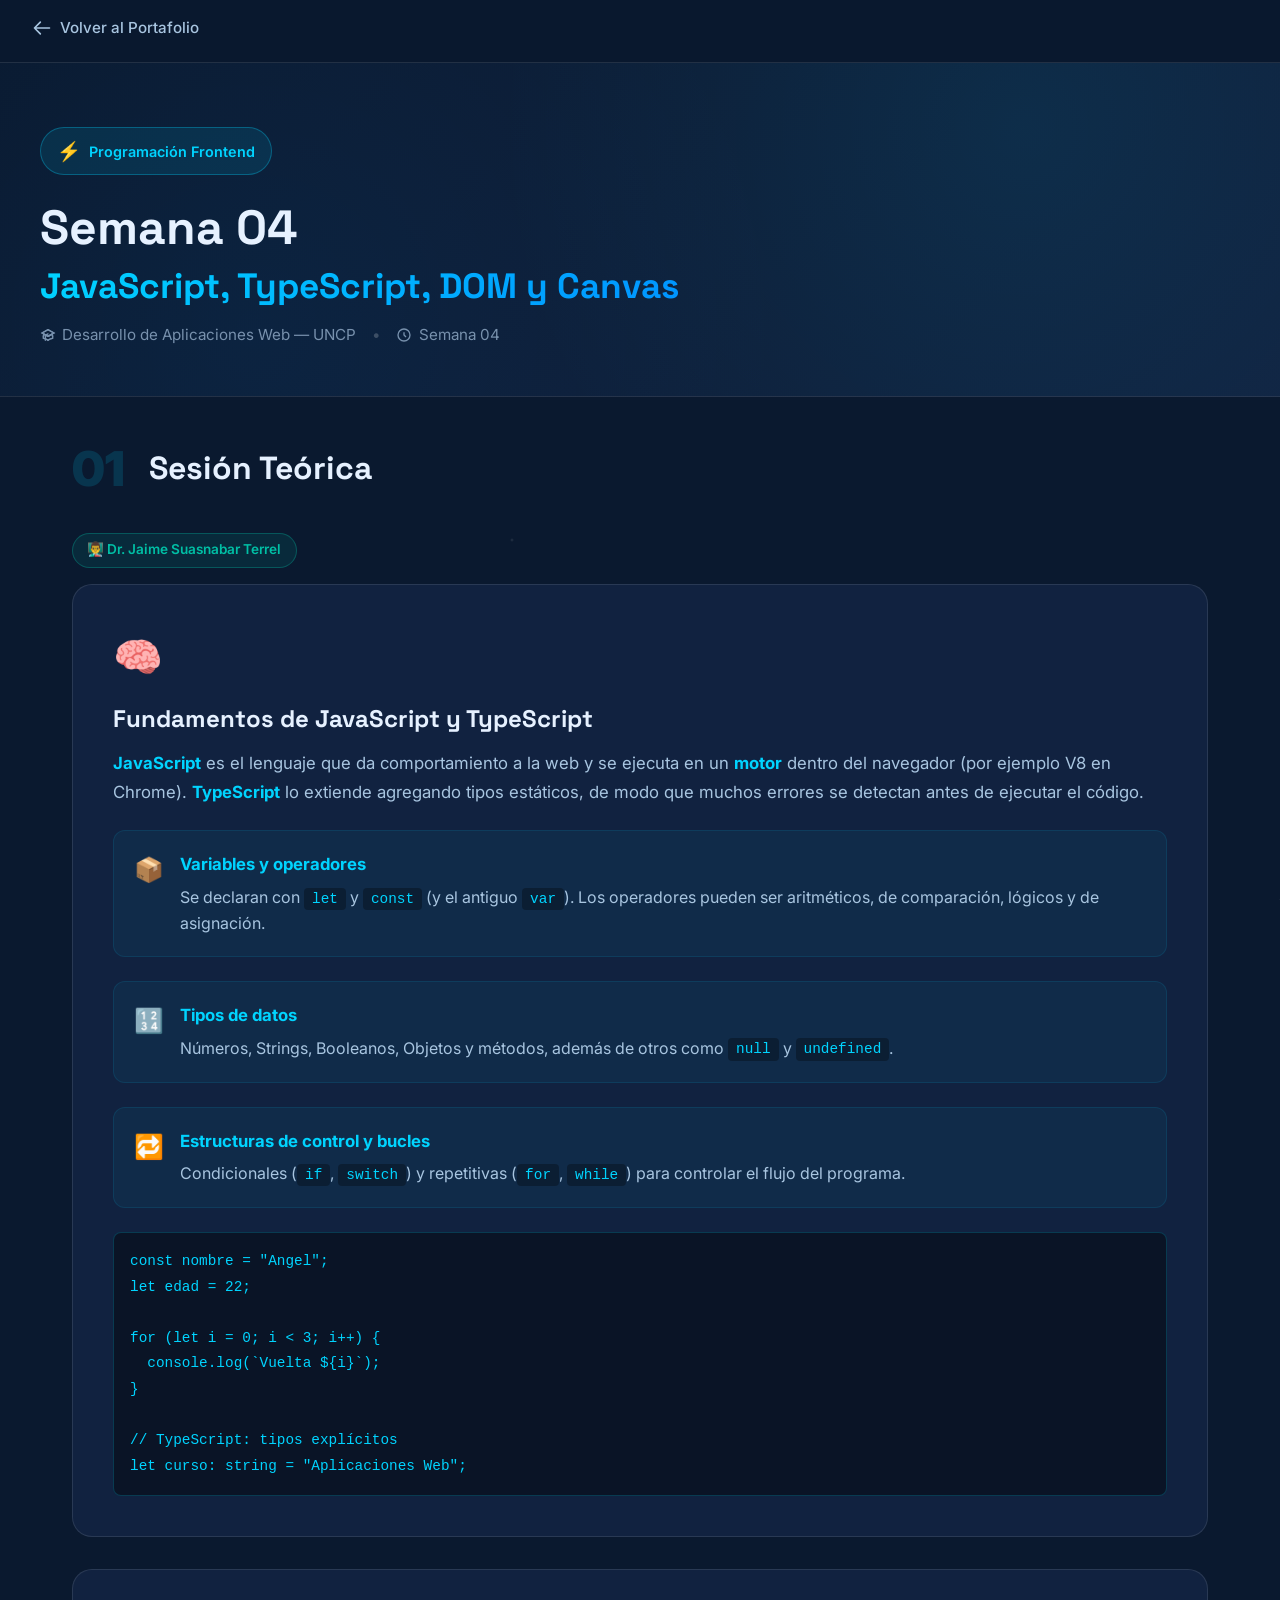
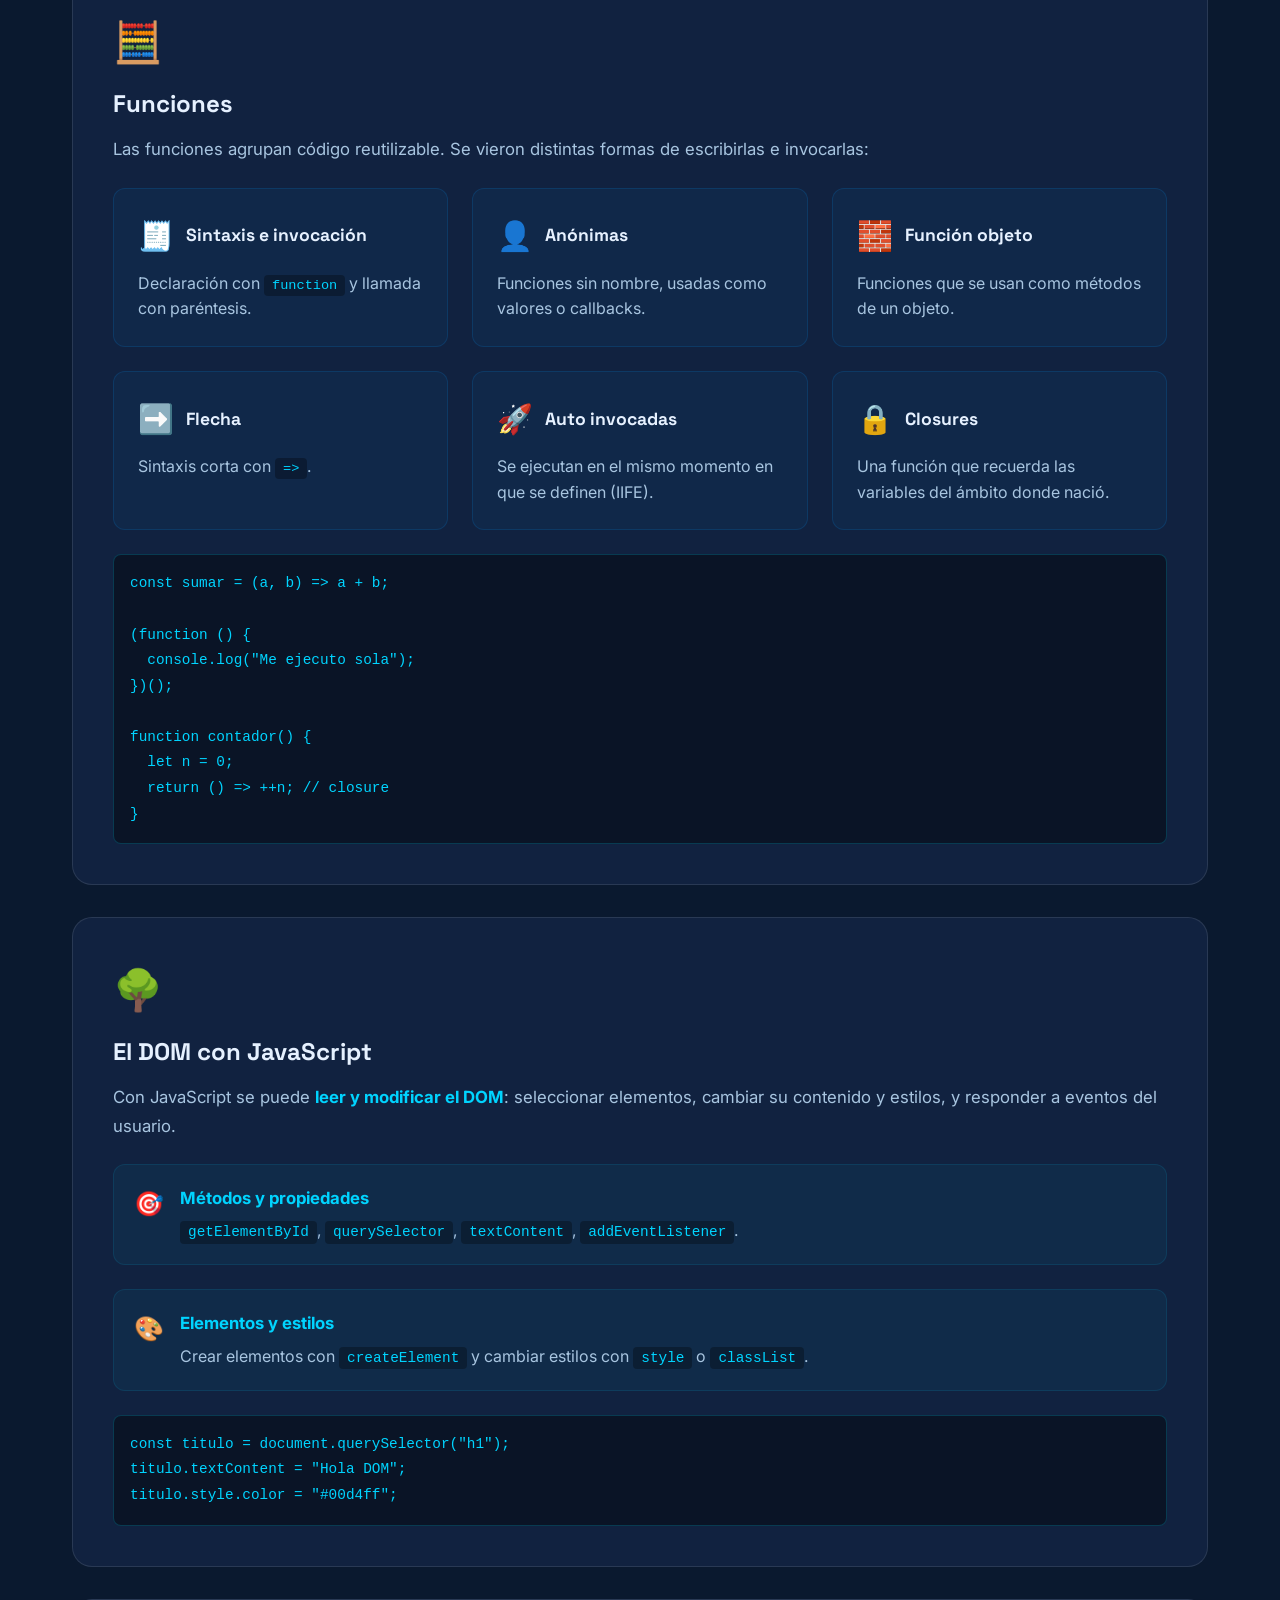
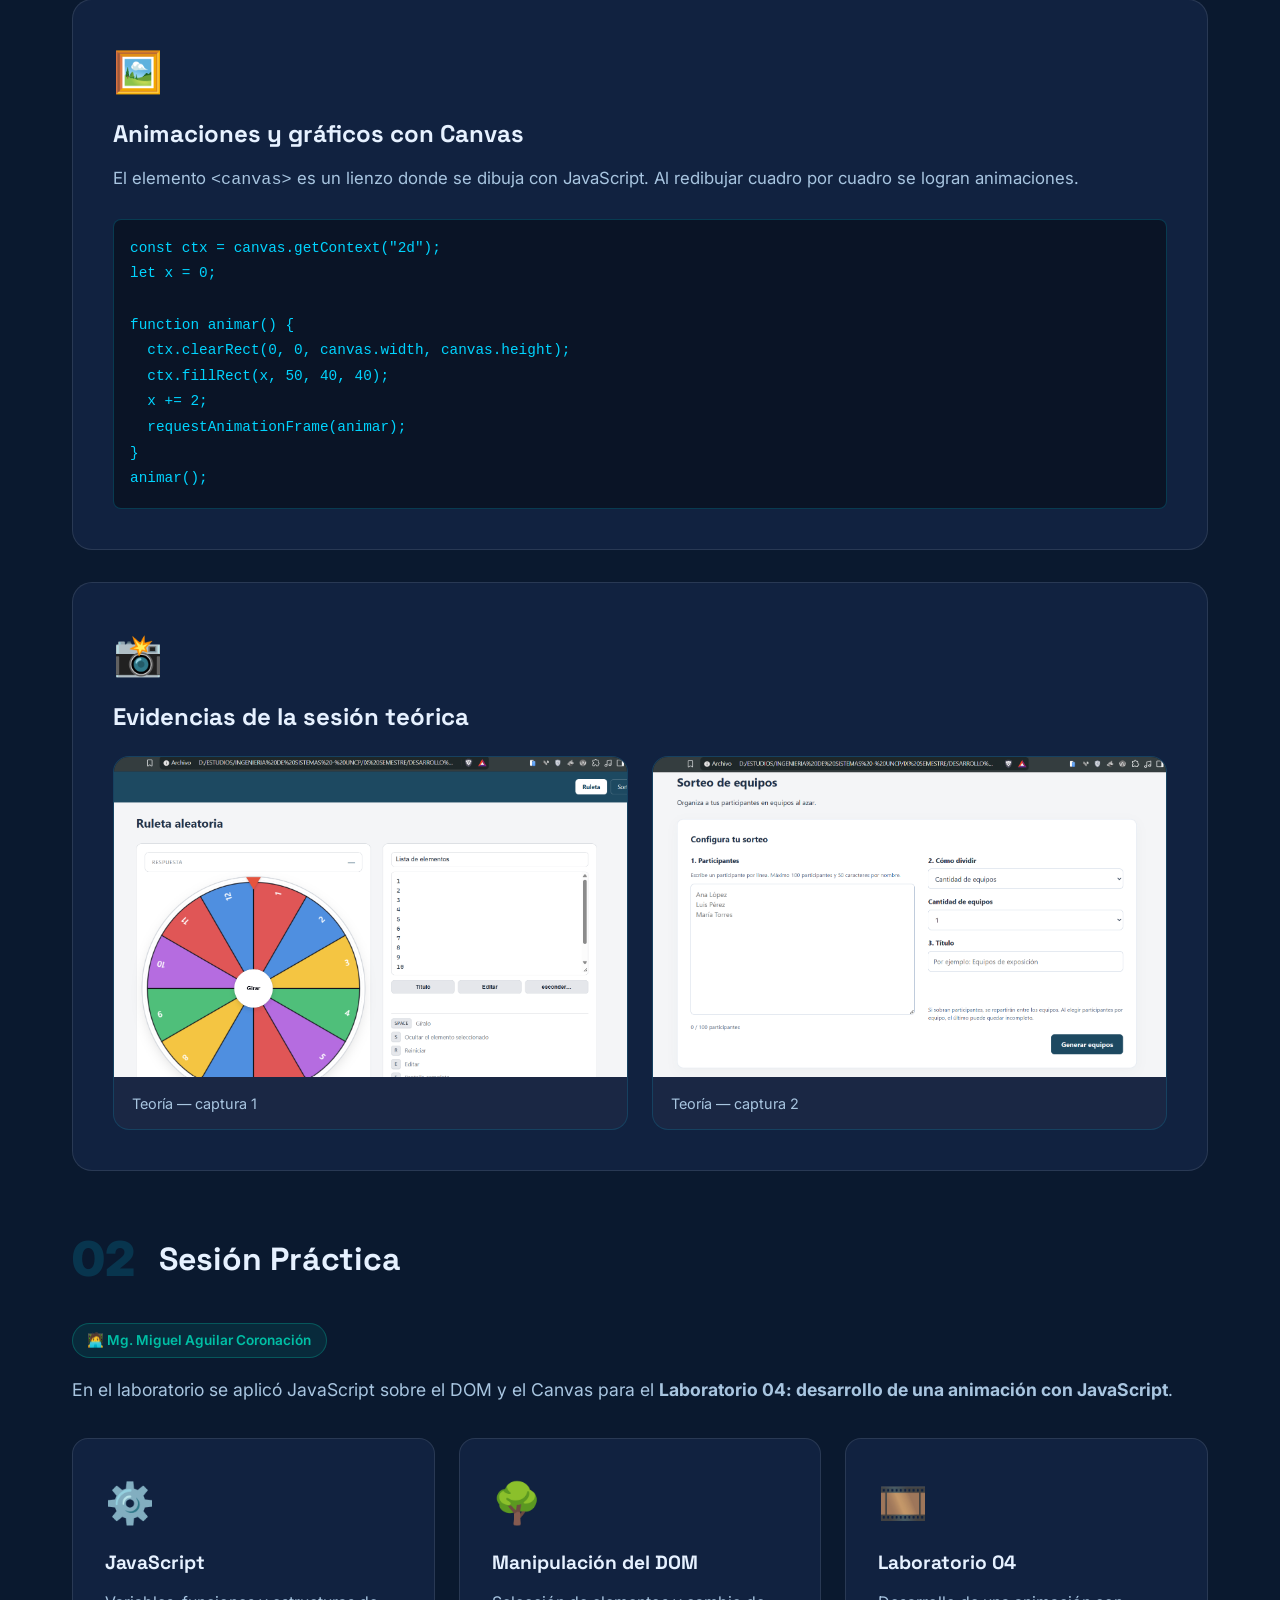
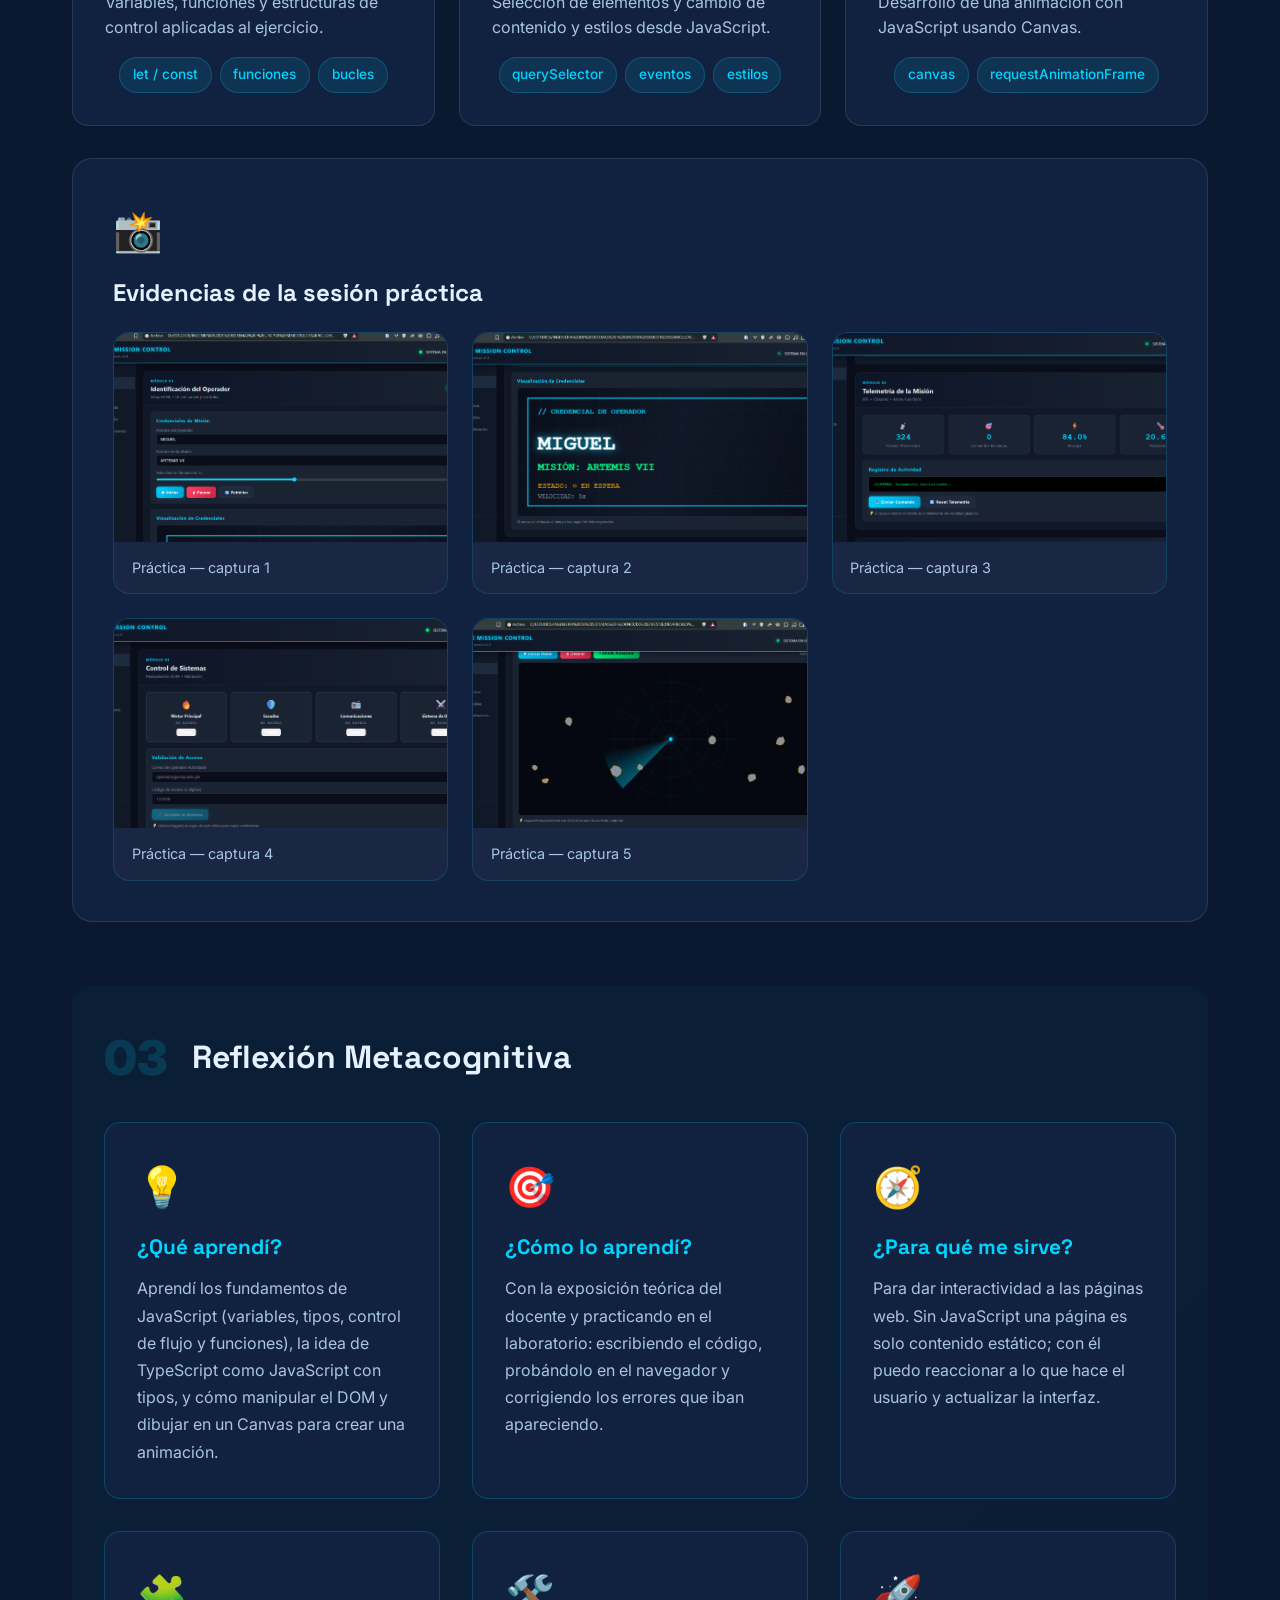
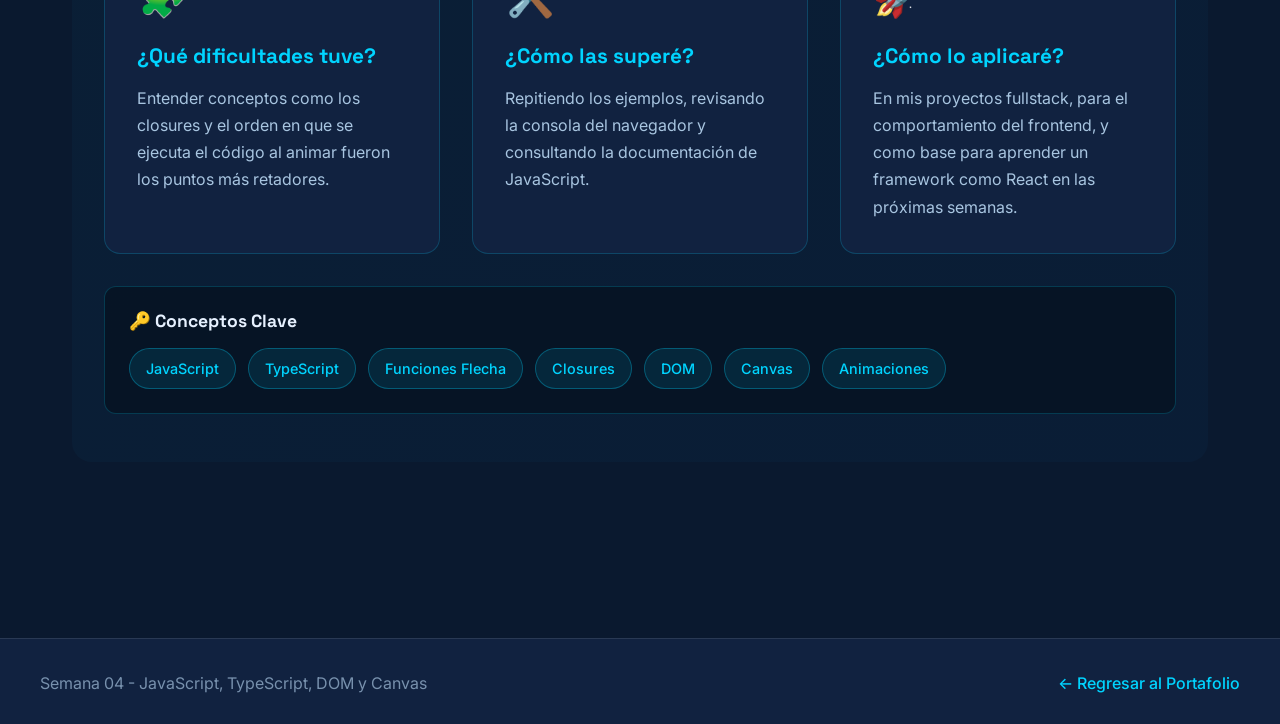
<file: semana-04/index.html>
<!doctype html>
<html lang="es">
  <head>
    <meta charset="UTF-8" />
    <meta name="viewport" content="width=device-width, initial-scale=1.0" />
    <title>
      Semana 04 - JavaScript, TypeScript, DOM y Canvas | Angel Tocas
    </title>
    <link rel="stylesheet" href="../styles.css" />
    <link rel="preconnect" href="https://fonts.googleapis.com" />
    <link rel="preconnect" href="https://fonts.gstatic.com" crossorigin />
    <link
      href="https://fonts.googleapis.com/css2?family=Space+Grotesk:wght@300;400;500;600;700&family=Inter:wght@300;400;500;600;700&display=swap"
      rel="stylesheet"
    />
    <style>
      /* Galería de evidencias */
      .evidence-grid {
        display: grid;
        grid-template-columns: repeat(auto-fit, minmax(260px, 1fr));
        gap: 1.5rem;
        margin-top: 1.5rem;
      }
      .evidence-card {
        background: var(--bg-tertiary);
        border: 1px solid rgba(0, 212, 255, 0.15);
        border-radius: 16px;
        overflow: hidden;
        margin: 0;
        transition: all var(--transition-normal);
      }
      .evidence-card:hover {
        transform: translateY(-5px);
        border-color: var(--accent-primary);
        box-shadow: var(--shadow-glow);
      }
      .evidence-card img {
        width: 100%;
        aspect-ratio: 16 / 10;
        object-fit: cover;
        object-position: top;
        background: rgba(0, 0, 0, 0.3);
      }
      .evidence-card figcaption {
        padding: 0.9rem 1.1rem;
        color: var(--text-secondary);
        font-size: 0.9rem;
      }
      .docente-tag {
        display: inline-block;
        margin-bottom: 1rem;
        padding: 0.35rem 0.9rem;
        background: rgba(0, 191, 165, 0.1);
        border: 1px solid rgba(0, 191, 165, 0.3);
        border-radius: 50px;
        color: var(--accent-teal);
        font-size: 0.85rem;
        font-weight: 600;
      }
    </style>
  </head>
  <body class="week-body">
    <!-- Navegación de Regreso -->
    <nav class="week-nav">
      <a href="../index.html" class="back-link">
        <svg
          width="20"
          height="20"
          fill="none"
          stroke="currentColor"
          viewBox="0 0 24 24"
        >
          <path
            stroke-linecap="round"
            stroke-linejoin="round"
            stroke-width="2"
            d="M10 19l-7-7m0 0l7-7m-7 7h18"
          />
        </svg>
        Volver al Portafolio
      </a>
    </nav>

    <!-- Hero de la Semana -->
    <header class="week-hero">
      <div class="week-hero-content">
        <div class="week-badge">
          <span class="badge-icon">⚡</span>
          <span>Programación Frontend</span>
        </div>
        <h1 class="week-title">
          Semana 04
          <span class="gradient-text"
            >JavaScript, TypeScript, DOM y Canvas</span
          >
        </h1>
        <p class="week-meta">
          <span class="meta-item">
            <svg width="16" height="16" fill="currentColor" viewBox="0 0 24 24">
              <path d="M12 14l9-5-9-5-9 5 9 5z" />
              <path
                d="M12 14l6.16-3.422a12.083 12.083 0 01.665 6.479A11.952 11.952 0 0012 20.055a11.952 11.952 0 00-6.824-2.998 12.078 12.078 0 01.665-6.479L12 14z"
              />
              <path
                stroke-linecap="round"
                stroke-linejoin="round"
                stroke-width="2"
                d="M12 14l9-5-9-5-9 5 9 5zm0 0l6.16-3.422a12.083 12.083 0 01.665 6.479A11.952 11.952 0 0012 20.055a11.952 11.952 0 00-6.824-2.998 12.078 12.078 0 01.665-6.479L12 14zm-4 6v-7.5l4-2.222"
              />
            </svg>
            Desarrollo de Aplicaciones Web — UNCP
          </span>
          <span class="meta-divider">•</span>
          <span class="meta-item">
            <svg width="16" height="16" fill="currentColor" viewBox="0 0 24 24">
              <path d="M12 8v4l3 3m6-3a9 9 0 11-18 0 9 9 0 0118 0z" />
            </svg>
            Semana 04
          </span>
        </p>
      </div>
    </header>

    <div class="week-container">
      <!-- 1. TEORÍA -->
      <section class="content-section">
        <div class="section-header">
          <span class="section-number">01</span>
          <h2>Sesión Teórica</h2>
        </div>
        <span class="docente-tag">👨‍🏫 Dr. Jaime Suasnabar Terrel</span>

        <div class="topic-card">
          <div class="topic-icon">🧠</div>
          <h3>Fundamentos de JavaScript y TypeScript</h3>
          <p class="topic-intro">
            <strong>JavaScript</strong> es el lenguaje que da comportamiento a
            la web y se ejecuta en un <strong>motor</strong> dentro del
            navegador (por ejemplo V8 en Chrome). <strong>TypeScript</strong> lo
            extiende agregando tipos estáticos, de modo que muchos errores se
            detectan antes de ejecutar el código.
          </p>
          <ul class="concept-list">
            <li>
              <span class="concept-icon">📦</span>
              <div class="concept-content">
                <strong>Variables y operadores</strong>
                <p>
                  Se declaran con <code>let</code> y <code>const</code> (y el
                  antiguo <code>var</code>). Los operadores pueden ser
                  aritméticos, de comparación, lógicos y de asignación.
                </p>
              </div>
            </li>
            <li>
              <span class="concept-icon">🔢</span>
              <div class="concept-content">
                <strong>Tipos de datos</strong>
                <p>
                  Números, Strings, Booleanos, Objetos y métodos, además de
                  otros como <code>null</code> y <code>undefined</code>.
                </p>
              </div>
            </li>
            <li>
              <span class="concept-icon">🔁</span>
              <div class="concept-content">
                <strong>Estructuras de control y bucles</strong>
                <p>
                  Condicionales (<code>if</code>, <code>switch</code>) y
                  repetitivas (<code>for</code>, <code>while</code>) para
                  controlar el flujo del programa.
                </p>
              </div>
            </li>
          </ul>
          <div class="code-snippet" style="margin-top: 1.5rem">
            <code
              >const nombre = "Angel";<br />
              let edad = 22;<br /><br />
              for (let i = 0; i &lt; 3; i++) {<br />
              &nbsp;&nbsp;console.log(`Vuelta ${i}`);<br />
              }<br /><br />
              // TypeScript: tipos explícitos<br />
              let curso: string = "Aplicaciones Web";</code
            >
          </div>
        </div>

        <div class="topic-card">
          <div class="topic-icon">🧮</div>
          <h3>Funciones</h3>
          <p class="topic-intro">
            Las funciones agrupan código reutilizable. Se vieron distintas
            formas de escribirlas e invocarlas:
          </p>
          <div class="comparison-grid">
            <div class="comparison-item">
              <div class="comparison-header">
                <span class="comparison-emoji">🧾</span>
                <h4>Sintaxis e invocación</h4>
              </div>
              <p>
                Declaración con <code>function</code> y llamada con paréntesis.
              </p>
            </div>
            <div class="comparison-item">
              <div class="comparison-header">
                <span class="comparison-emoji">👤</span>
                <h4>Anónimas</h4>
              </div>
              <p>Funciones sin nombre, usadas como valores o callbacks.</p>
            </div>
            <div class="comparison-item">
              <div class="comparison-header">
                <span class="comparison-emoji">🧱</span>
                <h4>Función objeto</h4>
              </div>
              <p>Funciones que se usan como métodos de un objeto.</p>
            </div>
            <div class="comparison-item">
              <div class="comparison-header">
                <span class="comparison-emoji">➡️</span>
                <h4>Flecha</h4>
              </div>
              <p>Sintaxis corta con <code>=&gt;</code>.</p>
            </div>
            <div class="comparison-item">
              <div class="comparison-header">
                <span class="comparison-emoji">🚀</span>
                <h4>Auto invocadas</h4>
              </div>
              <p>Se ejecutan en el mismo momento en que se definen (IIFE).</p>
            </div>
            <div class="comparison-item">
              <div class="comparison-header">
                <span class="comparison-emoji">🔒</span>
                <h4>Closures</h4>
              </div>
              <p>
                Una función que recuerda las variables del ámbito donde nació.
              </p>
            </div>
          </div>
          <div class="code-snippet" style="margin-top: 1.5rem">
            <code
              >const sumar = (a, b) =&gt; a + b;<br /><br />
              (function () {<br />
              &nbsp;&nbsp;console.log("Me ejecuto sola");<br />
              })();<br /><br />
              function contador() {<br />
              &nbsp;&nbsp;let n = 0;<br />
              &nbsp;&nbsp;return () =&gt; ++n; // closure<br />
              }</code
            >
          </div>
        </div>

        <div class="topic-card">
          <div class="topic-icon">🌳</div>
          <h3>El DOM con JavaScript</h3>
          <p class="topic-intro">
            Con JavaScript se puede <strong>leer y modificar el DOM</strong>:
            seleccionar elementos, cambiar su contenido y estilos, y responder a
            eventos del usuario.
          </p>
          <ul class="concept-list">
            <li>
              <span class="concept-icon">🎯</span>
              <div class="concept-content">
                <strong>Métodos y propiedades</strong>
                <p>
                  <code>getElementById</code>, <code>querySelector</code>,
                  <code>textContent</code>, <code>addEventListener</code>.
                </p>
              </div>
            </li>
            <li>
              <span class="concept-icon">🎨</span>
              <div class="concept-content">
                <strong>Elementos y estilos</strong>
                <p>
                  Crear elementos con <code>createElement</code> y cambiar
                  estilos con <code>style</code> o <code>classList</code>.
                </p>
              </div>
            </li>
          </ul>
          <div class="code-snippet" style="margin-top: 1.5rem">
            <code
              >const titulo = document.querySelector("h1");<br />
              titulo.textContent = "Hola DOM";<br />
              titulo.style.color = "#00d4ff";</code
            >
          </div>
        </div>

        <div class="topic-card">
          <div class="topic-icon">🖼️</div>
          <h3>Animaciones y gráficos con Canvas</h3>
          <p class="topic-intro">
            El elemento <code>&lt;canvas&gt;</code> es un lienzo donde se dibuja
            con JavaScript. Al redibujar cuadro por cuadro se logran
            animaciones.
          </p>
          <div class="code-snippet">
            <code
              >const ctx = canvas.getContext("2d");<br />
              let x = 0;<br /><br />
              function animar() {<br />
              &nbsp;&nbsp;ctx.clearRect(0, 0, canvas.width, canvas.height);<br />
              &nbsp;&nbsp;ctx.fillRect(x, 50, 40, 40);<br />
              &nbsp;&nbsp;x += 2;<br />
              &nbsp;&nbsp;requestAnimationFrame(animar);<br />
              }<br />
              animar();</code
            >
          </div>
        </div>

        <!-- Evidencias teoría -->
        <div class="topic-card">
          <div class="topic-icon">📸</div>
          <h3>Evidencias de la sesión teórica</h3>
          <div class="evidence-grid">
            <figure class="evidence-card">
              <img
                src="../assets/semana4/semana4-suasnabar1.png"
                alt="Evidencia teórica 1 - Semana 4"
                loading="lazy"
              />
              <figcaption>Teoría — captura 1</figcaption>
            </figure>
            <figure class="evidence-card">
              <img
                src="../assets/semana4/semana4-suasnabar2.png"
                alt="Evidencia teórica 2 - Semana 4"
                loading="lazy"
              />
              <figcaption>Teoría — captura 2</figcaption>
            </figure>
          </div>
        </div>
      </section>

      <!-- 2. PRÁCTICA -->
      <section class="content-section">
        <div class="section-header">
          <span class="section-number">02</span>
          <h2>Sesión Práctica</h2>
        </div>
        <span class="docente-tag">🧑‍💻 Mg. Miguel Aguilar Coronación</span>

        <p class="section-intro">
          En el laboratorio se aplicó JavaScript sobre el DOM y el Canvas para
          el
          <strong
            >Laboratorio 04: desarrollo de una animación con JavaScript</strong
          >.
        </p>

        <div class="lab-grid">
          <div class="lab-card">
            <div class="lab-icon">⚙️</div>
            <h4>JavaScript</h4>
            <p>
              Variables, funciones y estructuras de control aplicadas al
              ejercicio.
            </p>
            <div class="tech-tags">
              <span>let / const</span>
              <span>funciones</span>
              <span>bucles</span>
            </div>
          </div>

          <div class="lab-card">
            <div class="lab-icon">🌳</div>
            <h4>Manipulación del DOM</h4>
            <p>
              Selección de elementos y cambio de contenido y estilos desde
              JavaScript.
            </p>
            <div class="tech-tags">
              <span>querySelector</span>
              <span>eventos</span>
              <span>estilos</span>
            </div>
          </div>

          <div class="lab-card">
            <div class="lab-icon">🎞️</div>
            <h4>Laboratorio 04</h4>
            <p>Desarrollo de una animación con JavaScript usando Canvas.</p>
            <div class="tech-tags">
              <span>canvas</span>
              <span>requestAnimationFrame</span>
            </div>
          </div>
        </div>

        <!-- Evidencias práctica -->
        <div class="topic-card" style="margin-top: 2rem">
          <div class="topic-icon">📸</div>
          <h3>Evidencias de la sesión práctica</h3>
          <div class="evidence-grid">
            <figure class="evidence-card">
              <img
                src="../assets/semana4/semana4-aguilar1.png"
                alt="Evidencia práctica 1 - Semana 4"
                loading="lazy"
              />
              <figcaption>Práctica — captura 1</figcaption>
            </figure>
            <figure class="evidence-card">
              <img
                src="../assets/semana4/semana4-aguilar2.png"
                alt="Evidencia práctica 2 - Semana 4"
                loading="lazy"
              />
              <figcaption>Práctica — captura 2</figcaption>
            </figure>
            <figure class="evidence-card">
              <img
                src="../assets/semana4/semana4-aguilar3.png"
                alt="Evidencia práctica 3 - Semana 4"
                loading="lazy"
              />
              <figcaption>Práctica — captura 3</figcaption>
            </figure>
            <figure class="evidence-card">
              <img
                src="../assets/semana4/semana4-aguilar4.png"
                alt="Evidencia práctica 4 - Semana 4"
                loading="lazy"
              />
              <figcaption>Práctica — captura 4</figcaption>
            </figure>
            <figure class="evidence-card">
              <img
                src="../assets/semana4/semana4-aguilar5.png"
                alt="Evidencia práctica 5 - Semana 4"
                loading="lazy"
              />
              <figcaption>Práctica — captura 5</figcaption>
            </figure>
          </div>
        </div>
      </section>

      <!-- 3. REFLEXIÓN METACOGNITIVA -->
      <section class="content-section reflection-section">
        <div class="section-header">
          <span class="section-number">03</span>
          <h2>Reflexión Metacognitiva</h2>
        </div>

        <div class="reflection-grid">
          <div class="reflection-card">
            <div class="reflection-icon">💡</div>
            <h3>¿Qué aprendí?</h3>
            <p>
              Aprendí los fundamentos de JavaScript (variables, tipos, control
              de flujo y funciones), la idea de TypeScript como JavaScript con
              tipos, y cómo manipular el DOM y dibujar en un Canvas para crear
              una animación.
            </p>
          </div>

          <div class="reflection-card">
            <div class="reflection-icon">🎯</div>
            <h3>¿Cómo lo aprendí?</h3>
            <p>
              Con la exposición teórica del docente y practicando en el
              laboratorio: escribiendo el código, probándolo en el navegador y
              corrigiendo los errores que iban apareciendo.
            </p>
          </div>

          <div class="reflection-card">
            <div class="reflection-icon">🧭</div>
            <h3>¿Para qué me sirve?</h3>
            <p>
              Para dar interactividad a las páginas web. Sin JavaScript una
              página es solo contenido estático; con él puedo reaccionar a lo
              que hace el usuario y actualizar la interfaz.
            </p>
          </div>

          <div class="reflection-card">
            <div class="reflection-icon">🧩</div>
            <h3>¿Qué dificultades tuve?</h3>
            <p>
              Entender conceptos como los closures y el orden en que se ejecuta
              el código al animar fueron los puntos más retadores.
            </p>
          </div>

          <div class="reflection-card">
            <div class="reflection-icon">🛠️</div>
            <h3>¿Cómo las superé?</h3>
            <p>
              Repitiendo los ejemplos, revisando la consola del navegador y
              consultando la documentación de JavaScript.
            </p>
          </div>

          <div class="reflection-card">
            <div class="reflection-icon">🚀</div>
            <h3>¿Cómo lo aplicaré?</h3>
            <p>
              En mis proyectos fullstack, para el comportamiento del frontend, y
              como base para aprender un framework como React en las próximas
              semanas.
            </p>
          </div>
        </div>

        <div class="key-takeaways">
          <h4>🔑 Conceptos Clave</h4>
          <div class="takeaways-list">
            <span class="takeaway-tag">JavaScript</span>
            <span class="takeaway-tag">TypeScript</span>
            <span class="takeaway-tag">Funciones Flecha</span>
            <span class="takeaway-tag">Closures</span>
            <span class="takeaway-tag">DOM</span>
            <span class="takeaway-tag">Canvas</span>
            <span class="takeaway-tag">Animaciones</span>
          </div>
        </div>
      </section>
    </div>

    <!-- Footer -->
    <footer class="week-footer">
      <div class="week-footer-content">
        <p>Semana 04 - JavaScript, TypeScript, DOM y Canvas</p>
        <a href="../index.html" class="footer-link">← Regresar al Portafolio</a>
      </div>
    </footer>
  </body>
</html>
</file>
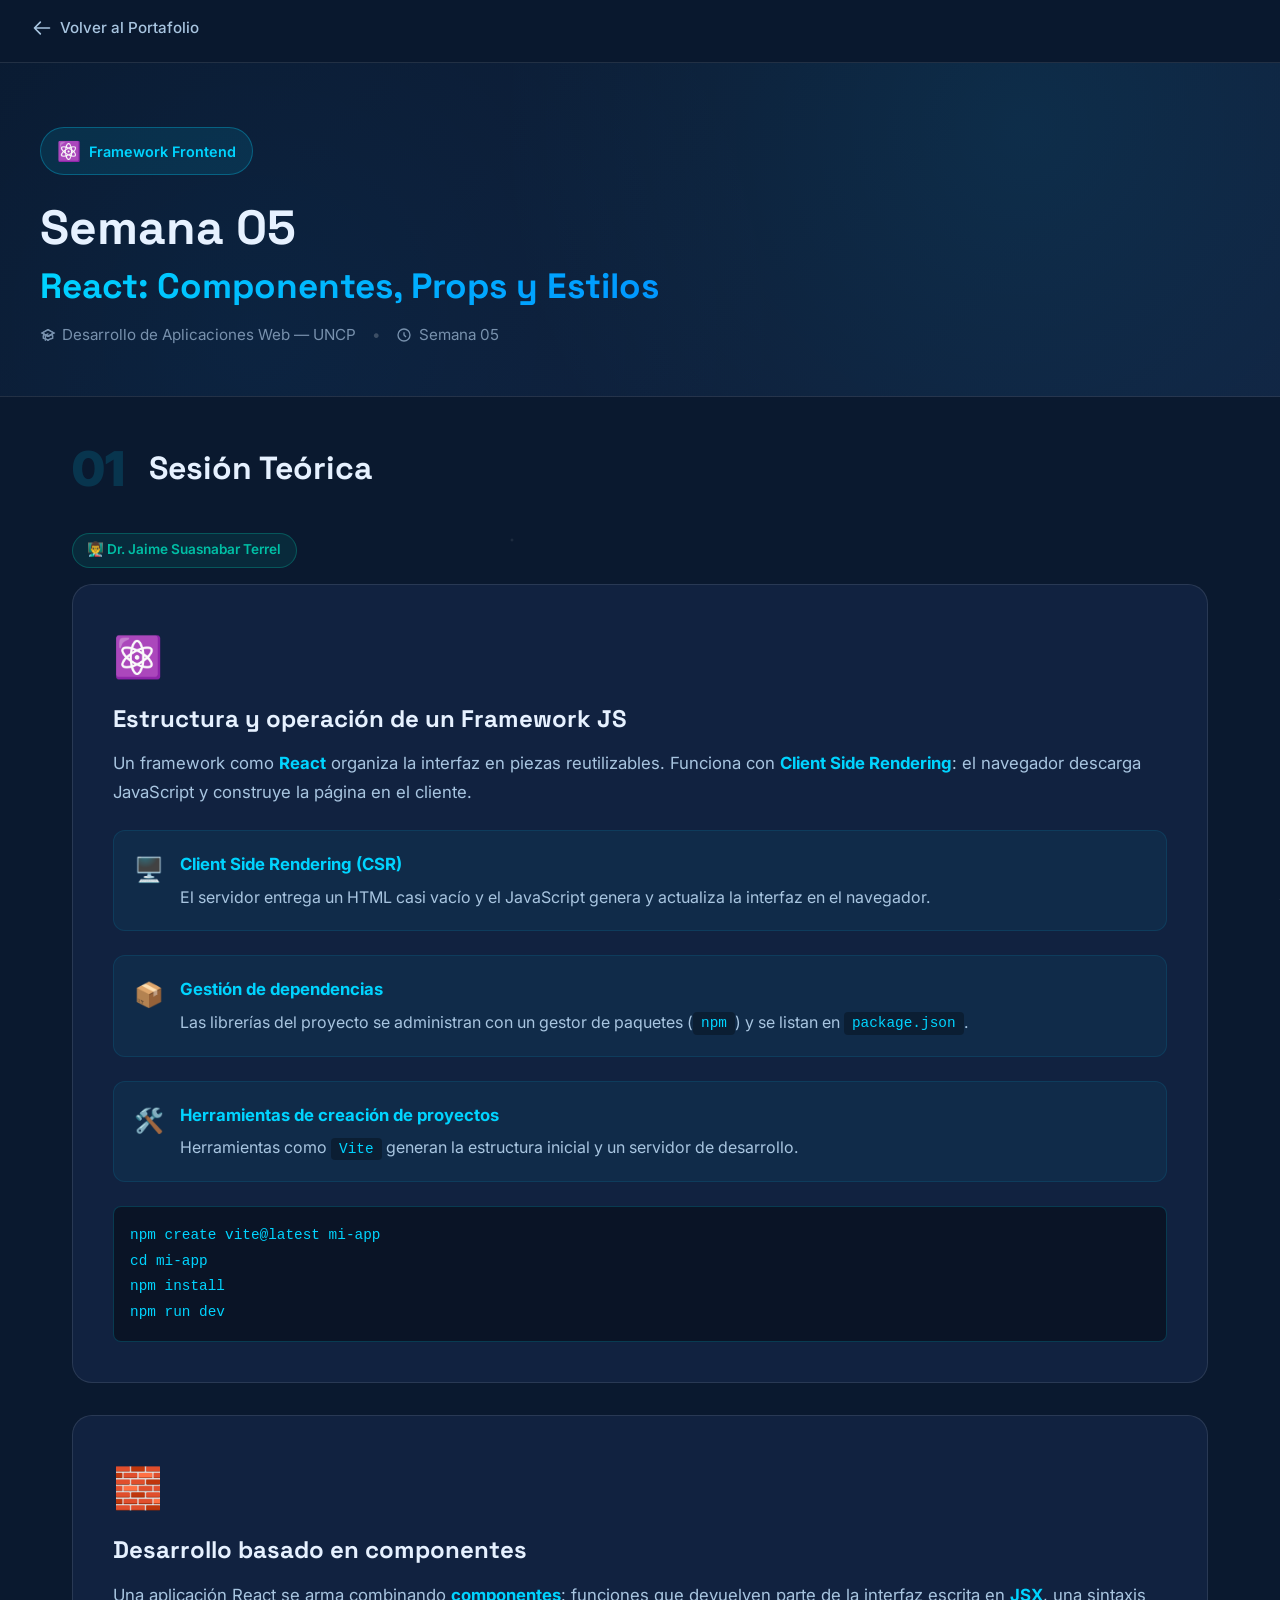
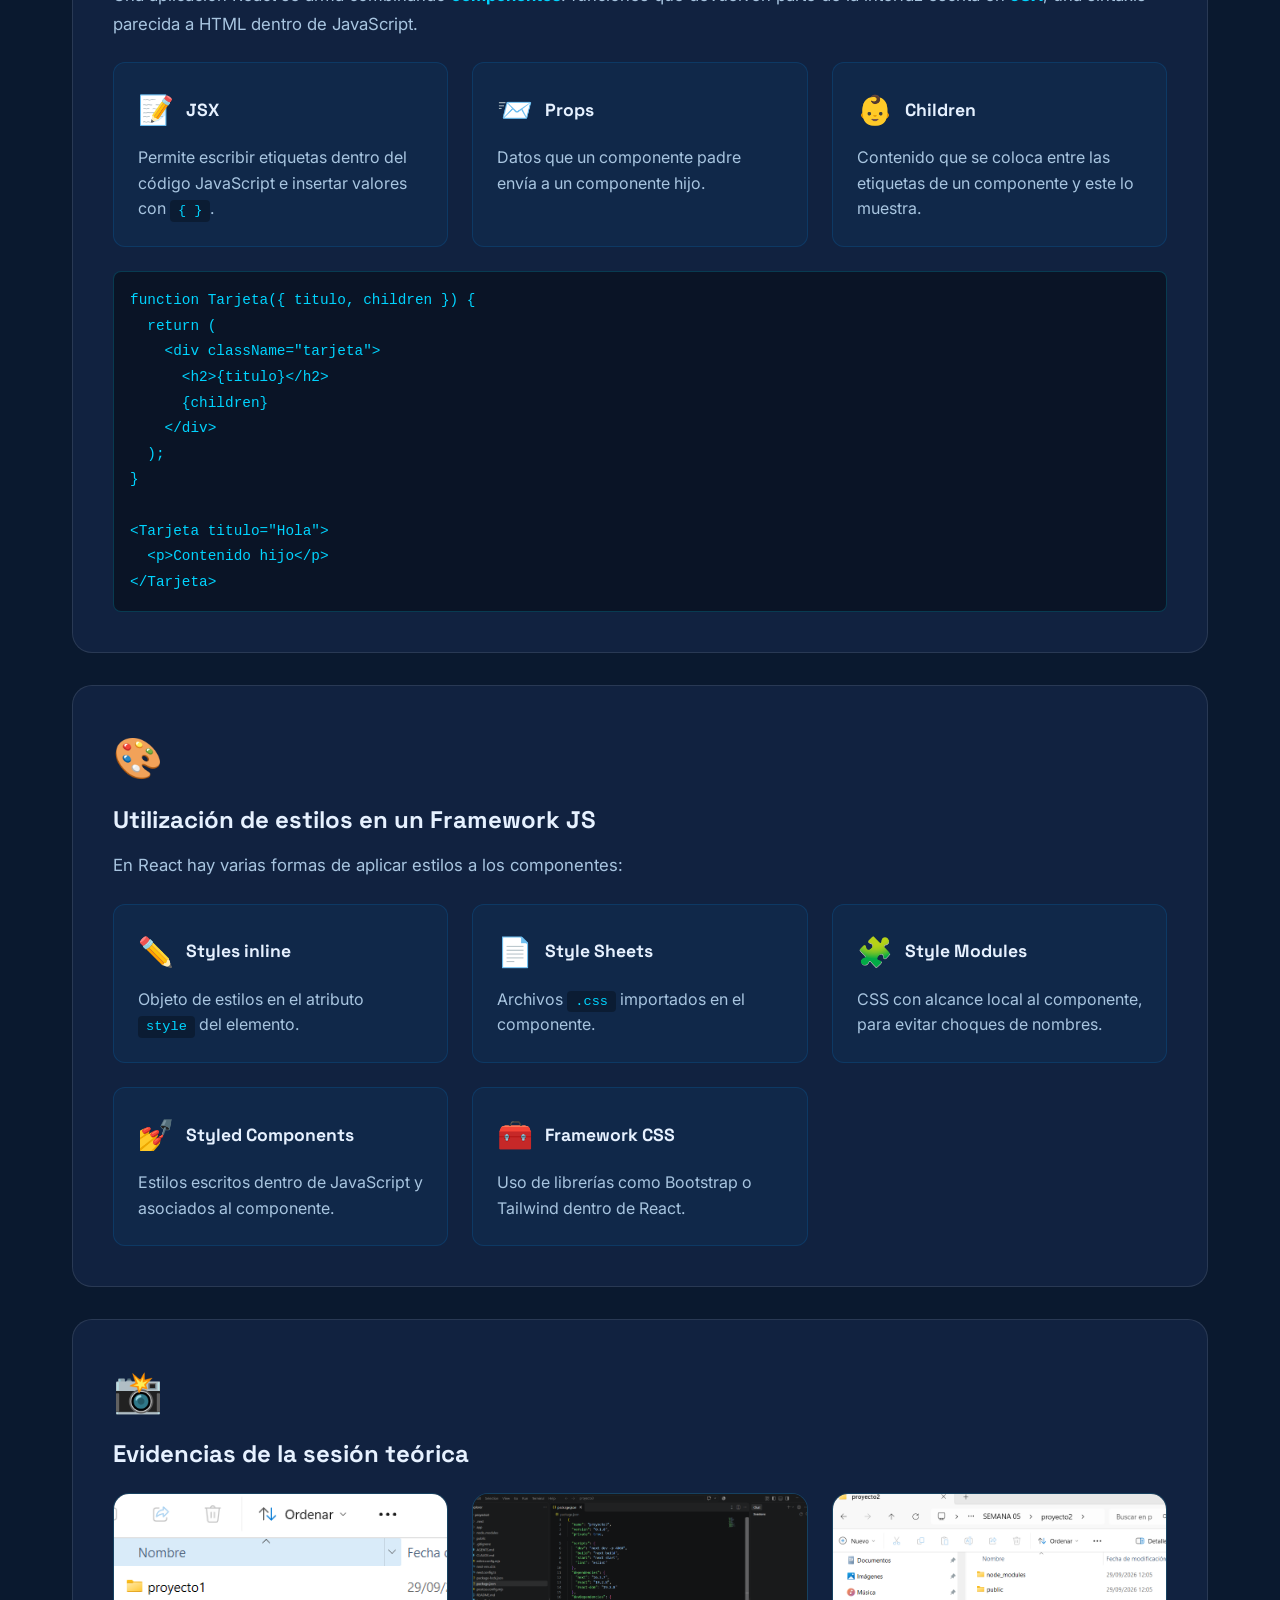
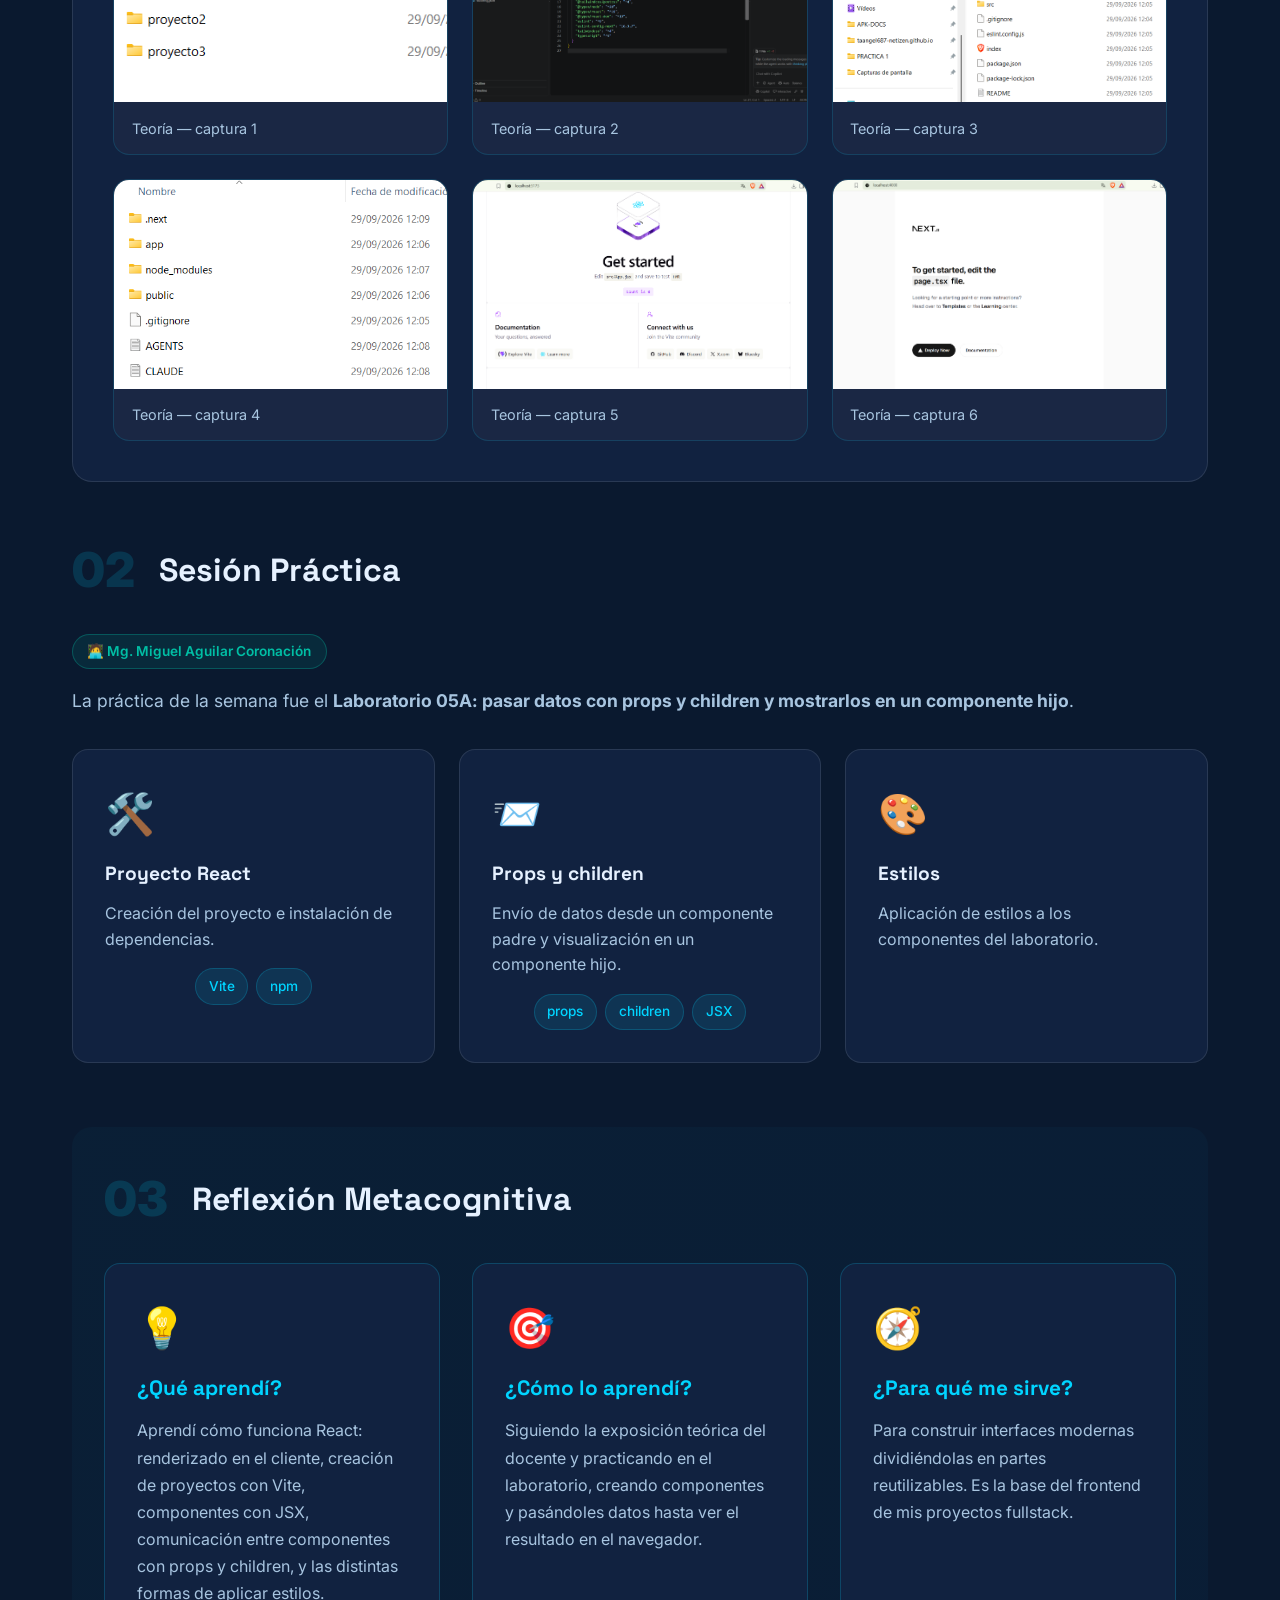
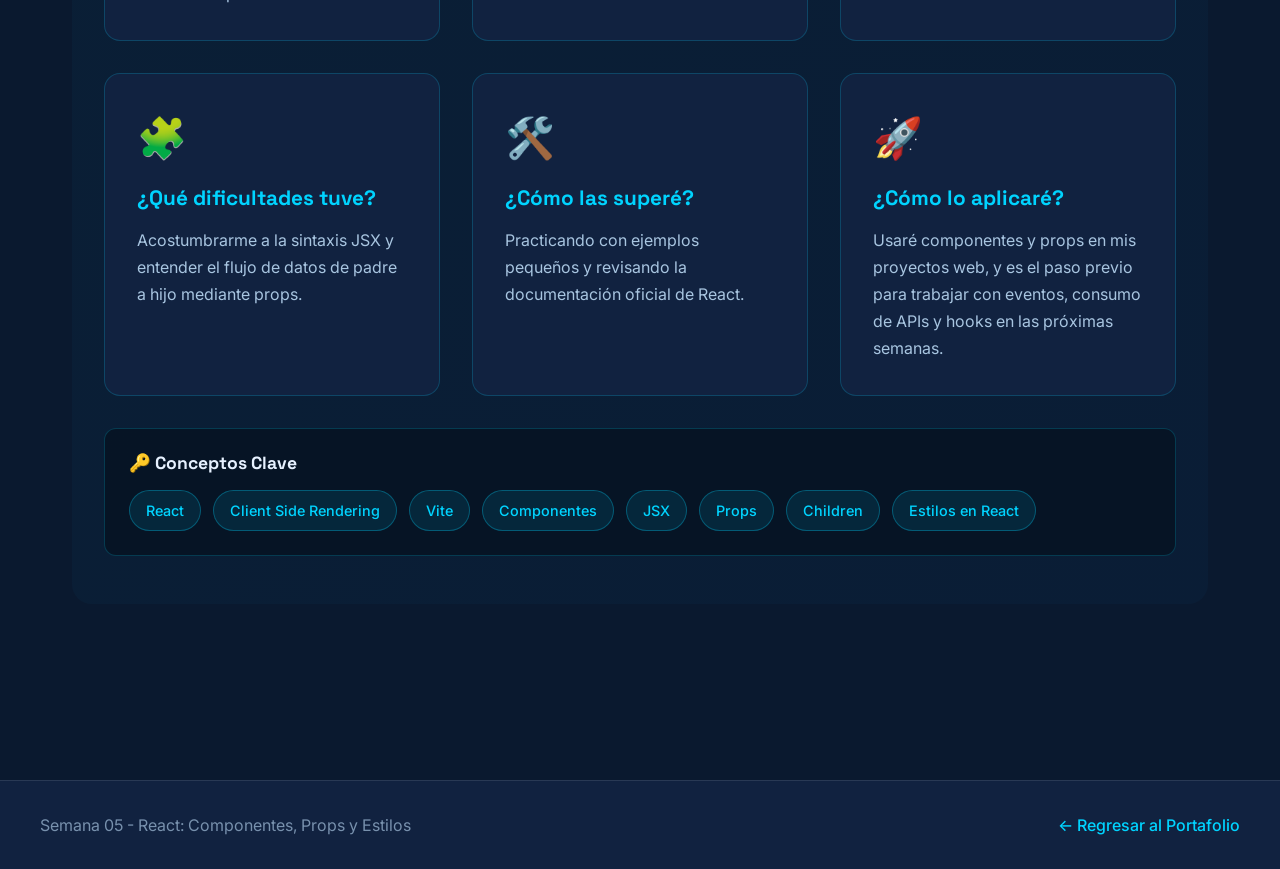
<file: semana-05/index.html>
<!doctype html>
<html lang="es">
  <head>
    <meta charset="UTF-8" />
    <meta name="viewport" content="width=device-width, initial-scale=1.0" />
    <title>Semana 05 - React: Componentes, Props y Estilos | Angel Tocas</title>
    <link rel="stylesheet" href="../styles.css" />
    <link rel="preconnect" href="https://fonts.googleapis.com" />
    <link rel="preconnect" href="https://fonts.gstatic.com" crossorigin />
    <link
      href="https://fonts.googleapis.com/css2?family=Space+Grotesk:wght@300;400;500;600;700&family=Inter:wght@300;400;500;600;700&display=swap"
      rel="stylesheet"
    />
    <style>
      /* Galería de evidencias */
      .evidence-grid {
        display: grid;
        grid-template-columns: repeat(auto-fit, minmax(260px, 1fr));
        gap: 1.5rem;
        margin-top: 1.5rem;
      }
      .evidence-card {
        background: var(--bg-tertiary);
        border: 1px solid rgba(0, 212, 255, 0.15);
        border-radius: 16px;
        overflow: hidden;
        margin: 0;
        transition: all var(--transition-normal);
      }
      .evidence-card:hover {
        transform: translateY(-5px);
        border-color: var(--accent-primary);
        box-shadow: var(--shadow-glow);
      }
      .evidence-card img {
        width: 100%;
        aspect-ratio: 16 / 10;
        object-fit: cover;
        object-position: top;
        background: rgba(0, 0, 0, 0.3);
      }
      .evidence-card figcaption {
        padding: 0.9rem 1.1rem;
        color: var(--text-secondary);
        font-size: 0.9rem;
      }
      .docente-tag {
        display: inline-block;
        margin-bottom: 1rem;
        padding: 0.35rem 0.9rem;
        background: rgba(0, 191, 165, 0.1);
        border: 1px solid rgba(0, 191, 165, 0.3);
        border-radius: 50px;
        color: var(--accent-teal);
        font-size: 0.85rem;
        font-weight: 600;
      }
    </style>
  </head>
  <body class="week-body">
    <!-- Navegación de Regreso -->
    <nav class="week-nav">
      <a href="../index.html" class="back-link">
        <svg
          width="20"
          height="20"
          fill="none"
          stroke="currentColor"
          viewBox="0 0 24 24"
        >
          <path
            stroke-linecap="round"
            stroke-linejoin="round"
            stroke-width="2"
            d="M10 19l-7-7m0 0l7-7m-7 7h18"
          />
        </svg>
        Volver al Portafolio
      </a>
    </nav>

    <!-- Hero de la Semana -->
    <header class="week-hero">
      <div class="week-hero-content">
        <div class="week-badge">
          <span class="badge-icon">⚛️</span>
          <span>Framework Frontend</span>
        </div>
        <h1 class="week-title">
          Semana 05
          <span class="gradient-text">React: Componentes, Props y Estilos</span>
        </h1>
        <p class="week-meta">
          <span class="meta-item">
            <svg width="16" height="16" fill="currentColor" viewBox="0 0 24 24">
              <path d="M12 14l9-5-9-5-9 5 9 5z" />
              <path
                d="M12 14l6.16-3.422a12.083 12.083 0 01.665 6.479A11.952 11.952 0 0012 20.055a11.952 11.952 0 00-6.824-2.998 12.078 12.078 0 01.665-6.479L12 14z"
              />
              <path
                stroke-linecap="round"
                stroke-linejoin="round"
                stroke-width="2"
                d="M12 14l9-5-9-5-9 5 9 5zm0 0l6.16-3.422a12.083 12.083 0 01.665 6.479A11.952 11.952 0 0012 20.055a11.952 11.952 0 00-6.824-2.998 12.078 12.078 0 01.665-6.479L12 14zm-4 6v-7.5l4-2.222"
              />
            </svg>
            Desarrollo de Aplicaciones Web — UNCP
          </span>
          <span class="meta-divider">•</span>
          <span class="meta-item">
            <svg width="16" height="16" fill="currentColor" viewBox="0 0 24 24">
              <path d="M12 8v4l3 3m6-3a9 9 0 11-18 0 9 9 0 0118 0z" />
            </svg>
            Semana 05
          </span>
        </p>
      </div>
    </header>

    <div class="week-container">
      <!-- 1. TEORÍA -->
      <section class="content-section">
        <div class="section-header">
          <span class="section-number">01</span>
          <h2>Sesión Teórica</h2>
        </div>
        <span class="docente-tag">👨‍🏫 Dr. Jaime Suasnabar Terrel</span>

        <div class="topic-card">
          <div class="topic-icon">⚛️</div>
          <h3>Estructura y operación de un Framework JS</h3>
          <p class="topic-intro">
            Un framework como <strong>React</strong> organiza la interfaz en
            piezas reutilizables. Funciona con
            <strong>Client Side Rendering</strong>: el navegador descarga
            JavaScript y construye la página en el cliente.
          </p>
          <ul class="concept-list">
            <li>
              <span class="concept-icon">🖥️</span>
              <div class="concept-content">
                <strong>Client Side Rendering (CSR)</strong>
                <p>
                  El servidor entrega un HTML casi vacío y el JavaScript genera
                  y actualiza la interfaz en el navegador.
                </p>
              </div>
            </li>
            <li>
              <span class="concept-icon">📦</span>
              <div class="concept-content">
                <strong>Gestión de dependencias</strong>
                <p>
                  Las librerías del proyecto se administran con un gestor de
                  paquetes (<code>npm</code>) y se listan en
                  <code>package.json</code>.
                </p>
              </div>
            </li>
            <li>
              <span class="concept-icon">🛠️</span>
              <div class="concept-content">
                <strong>Herramientas de creación de proyectos</strong>
                <p>
                  Herramientas como <code>Vite</code> generan la estructura
                  inicial y un servidor de desarrollo.
                </p>
              </div>
            </li>
          </ul>
          <div class="code-snippet" style="margin-top: 1.5rem">
            <code
              >npm create vite@latest mi-app<br />
              cd mi-app<br />
              npm install<br />
              npm run dev</code
            >
          </div>
        </div>

        <div class="topic-card">
          <div class="topic-icon">🧱</div>
          <h3>Desarrollo basado en componentes</h3>
          <p class="topic-intro">
            Una aplicación React se arma combinando
            <strong>componentes</strong>: funciones que devuelven parte de la
            interfaz escrita en <strong>JSX</strong>, una sintaxis parecida a
            HTML dentro de JavaScript.
          </p>
          <div class="comparison-grid">
            <div class="comparison-item">
              <div class="comparison-header">
                <span class="comparison-emoji">📝</span>
                <h4>JSX</h4>
              </div>
              <p>
                Permite escribir etiquetas dentro del código JavaScript e
                insertar valores con <code>{ }</code>.
              </p>
            </div>
            <div class="comparison-item">
              <div class="comparison-header">
                <span class="comparison-emoji">📨</span>
                <h4>Props</h4>
              </div>
              <p>Datos que un componente padre envía a un componente hijo.</p>
            </div>
            <div class="comparison-item">
              <div class="comparison-header">
                <span class="comparison-emoji">👶</span>
                <h4>Children</h4>
              </div>
              <p>
                Contenido que se coloca entre las etiquetas de un componente y
                este lo muestra.
              </p>
            </div>
          </div>
          <div class="code-snippet" style="margin-top: 1.5rem">
            <code
              >function Tarjeta({ titulo, children }) {<br />
              &nbsp;&nbsp;return (<br />
              &nbsp;&nbsp;&nbsp;&nbsp;&lt;div className="tarjeta"&gt;<br />
              &nbsp;&nbsp;&nbsp;&nbsp;&nbsp;&nbsp;&lt;h2&gt;{titulo}&lt;/h2&gt;<br />
              &nbsp;&nbsp;&nbsp;&nbsp;&nbsp;&nbsp;{children}<br />
              &nbsp;&nbsp;&nbsp;&nbsp;&lt;/div&gt;<br />
              &nbsp;&nbsp;);<br />
              }<br /><br />
              &lt;Tarjeta titulo="Hola"&gt;<br />
              &nbsp;&nbsp;&lt;p&gt;Contenido hijo&lt;/p&gt;<br />
              &lt;/Tarjeta&gt;</code
            >
          </div>
        </div>

        <div class="topic-card">
          <div class="topic-icon">🎨</div>
          <h3>Utilización de estilos en un Framework JS</h3>
          <p class="topic-intro">
            En React hay varias formas de aplicar estilos a los componentes:
          </p>
          <div class="comparison-grid">
            <div class="comparison-item">
              <div class="comparison-header">
                <span class="comparison-emoji">✏️</span>
                <h4>Styles inline</h4>
              </div>
              <p>
                Objeto de estilos en el atributo <code>style</code> del
                elemento.
              </p>
            </div>
            <div class="comparison-item">
              <div class="comparison-header">
                <span class="comparison-emoji">📄</span>
                <h4>Style Sheets</h4>
              </div>
              <p>Archivos <code>.css</code> importados en el componente.</p>
            </div>
            <div class="comparison-item">
              <div class="comparison-header">
                <span class="comparison-emoji">🧩</span>
                <h4>Style Modules</h4>
              </div>
              <p>
                CSS con alcance local al componente, para evitar choques de
                nombres.
              </p>
            </div>
            <div class="comparison-item">
              <div class="comparison-header">
                <span class="comparison-emoji">💅</span>
                <h4>Styled Components</h4>
              </div>
              <p>
                Estilos escritos dentro de JavaScript y asociados al componente.
              </p>
            </div>
            <div class="comparison-item">
              <div class="comparison-header">
                <span class="comparison-emoji">🧰</span>
                <h4>Framework CSS</h4>
              </div>
              <p>Uso de librerías como Bootstrap o Tailwind dentro de React.</p>
            </div>
          </div>
        </div>

        <!-- Evidencias teoría -->
        <div class="topic-card">
          <div class="topic-icon">📸</div>
          <h3>Evidencias de la sesión teórica</h3>
          <div class="evidence-grid">
            <figure class="evidence-card">
              <img
                src="../assets/semana5/semana5-suasnabar1.png"
                alt="Evidencia teórica 1 - Semana 5"
                loading="lazy"
              />
              <figcaption>Teoría — captura 1</figcaption>
            </figure>
            <figure class="evidence-card">
              <img
                src="../assets/semana5/semana5-suasnabar2.png"
                alt="Evidencia teórica 2 - Semana 5"
                loading="lazy"
              />
              <figcaption>Teoría — captura 2</figcaption>
            </figure>
            <figure class="evidence-card">
              <img
                src="../assets/semana5/semana5-suasnabar3.png"
                alt="Evidencia teórica 3 - Semana 5"
                loading="lazy"
              />
              <figcaption>Teoría — captura 3</figcaption>
            </figure>
            <figure class="evidence-card">
              <img
                src="../assets/semana5/semana5-suasnabar4.png"
                alt="Evidencia teórica 4 - Semana 5"
                loading="lazy"
              />
              <figcaption>Teoría — captura 4</figcaption>
            </figure>
            <figure class="evidence-card">
              <img
                src="../assets/semana5/semana5-suasnabar5.png"
                alt="Evidencia teórica 5 - Semana 5"
                loading="lazy"
              />
              <figcaption>Teoría — captura 5</figcaption>
            </figure>
            <figure class="evidence-card">
              <img
                src="../assets/semana5/semana5-suasnabar6.png"
                alt="Evidencia teórica 6 - Semana 5"
                loading="lazy"
              />
              <figcaption>Teoría — captura 6</figcaption>
            </figure>
          </div>
        </div>
      </section>

      <!-- 2. PRÁCTICA -->
      <section class="content-section">
        <div class="section-header">
          <span class="section-number">02</span>
          <h2>Sesión Práctica</h2>
        </div>
        <span class="docente-tag">🧑‍💻 Mg. Miguel Aguilar Coronación</span>

        <p class="section-intro">
          La práctica de la semana fue el
          <strong
            >Laboratorio 05A: pasar datos con props y children y mostrarlos en
            un componente hijo</strong
          >.
        </p>

        <div class="lab-grid">
          <div class="lab-card">
            <div class="lab-icon">🛠️</div>
            <h4>Proyecto React</h4>
            <p>Creación del proyecto e instalación de dependencias.</p>
            <div class="tech-tags">
              <span>Vite</span>
              <span>npm</span>
            </div>
          </div>

          <div class="lab-card">
            <div class="lab-icon">📨</div>
            <h4>Props y children</h4>
            <p>
              Envío de datos desde un componente padre y visualización en un
              componente hijo.
            </p>
            <div class="tech-tags">
              <span>props</span>
              <span>children</span>
              <span>JSX</span>
            </div>
          </div>

          <div class="lab-card">
            <div class="lab-icon">🎨</div>
            <h4>Estilos</h4>
            <p>Aplicación de estilos a los componentes del laboratorio.</p>
          </div>
        </div>
      </section>

      <!-- 3. REFLEXIÓN METACOGNITIVA -->
      <section class="content-section reflection-section">
        <div class="section-header">
          <span class="section-number">03</span>
          <h2>Reflexión Metacognitiva</h2>
        </div>

        <div class="reflection-grid">
          <div class="reflection-card">
            <div class="reflection-icon">💡</div>
            <h3>¿Qué aprendí?</h3>
            <p>
              Aprendí cómo funciona React: renderizado en el cliente, creación
              de proyectos con Vite, componentes con JSX, comunicación entre
              componentes con props y children, y las distintas formas de
              aplicar estilos.
            </p>
          </div>

          <div class="reflection-card">
            <div class="reflection-icon">🎯</div>
            <h3>¿Cómo lo aprendí?</h3>
            <p>
              Siguiendo la exposición teórica del docente y practicando en el
              laboratorio, creando componentes y pasándoles datos hasta ver el
              resultado en el navegador.
            </p>
          </div>

          <div class="reflection-card">
            <div class="reflection-icon">🧭</div>
            <h3>¿Para qué me sirve?</h3>
            <p>
              Para construir interfaces modernas dividiéndolas en partes
              reutilizables. Es la base del frontend de mis proyectos fullstack.
            </p>
          </div>

          <div class="reflection-card">
            <div class="reflection-icon">🧩</div>
            <h3>¿Qué dificultades tuve?</h3>
            <p>
              Acostumbrarme a la sintaxis JSX y entender el flujo de datos de
              padre a hijo mediante props.
            </p>
          </div>

          <div class="reflection-card">
            <div class="reflection-icon">🛠️</div>
            <h3>¿Cómo las superé?</h3>
            <p>
              Practicando con ejemplos pequeños y revisando la documentación
              oficial de React.
            </p>
          </div>

          <div class="reflection-card">
            <div class="reflection-icon">🚀</div>
            <h3>¿Cómo lo aplicaré?</h3>
            <p>
              Usaré componentes y props en mis proyectos web, y es el paso
              previo para trabajar con eventos, consumo de APIs y hooks en las
              próximas semanas.
            </p>
          </div>
        </div>

        <div class="key-takeaways">
          <h4>🔑 Conceptos Clave</h4>
          <div class="takeaways-list">
            <span class="takeaway-tag">React</span>
            <span class="takeaway-tag">Client Side Rendering</span>
            <span class="takeaway-tag">Vite</span>
            <span class="takeaway-tag">Componentes</span>
            <span class="takeaway-tag">JSX</span>
            <span class="takeaway-tag">Props</span>
            <span class="takeaway-tag">Children</span>
            <span class="takeaway-tag">Estilos en React</span>
          </div>
        </div>
      </section>
    </div>

    <!-- Footer -->
    <footer class="week-footer">
      <div class="week-footer-content">
        <p>Semana 05 - React: Componentes, Props y Estilos</p>
        <a href="../index.html" class="footer-link">← Regresar al Portafolio</a>
      </div>
    </footer>
  </body>
</html>
</file>
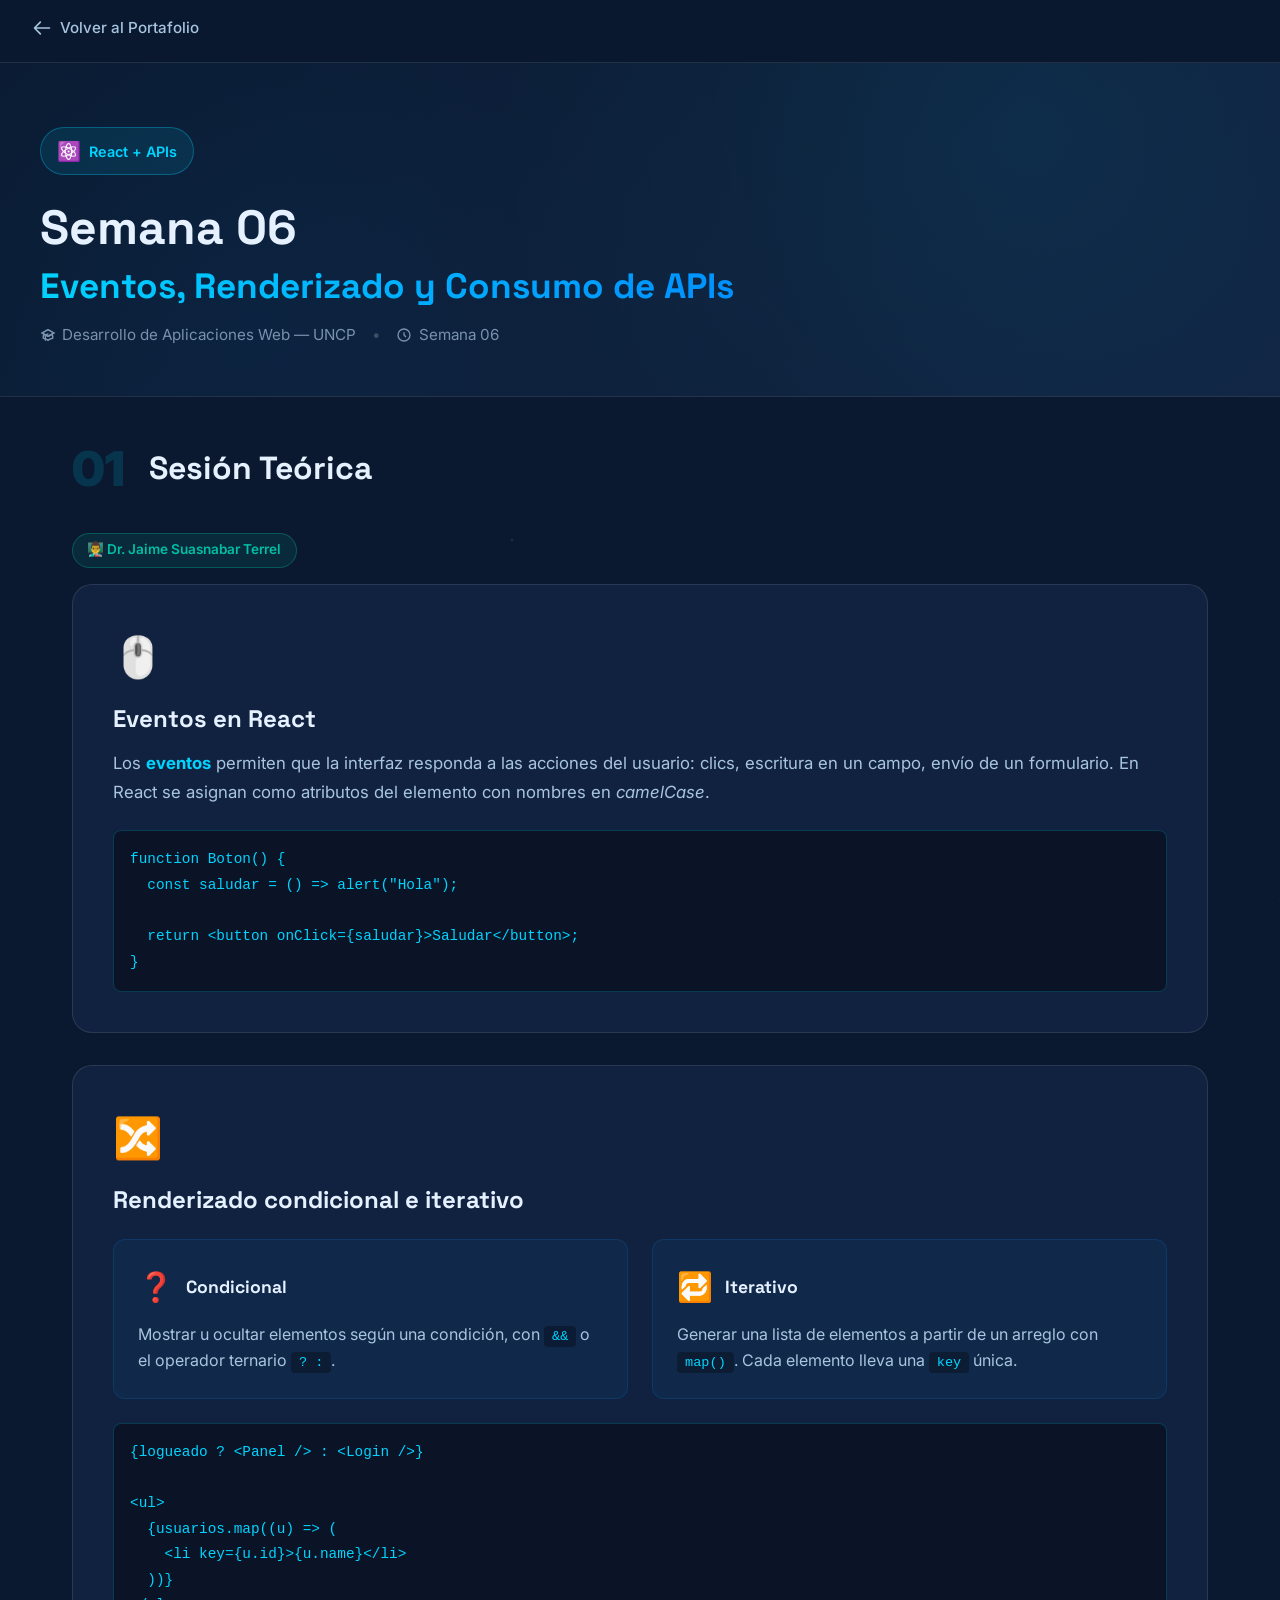
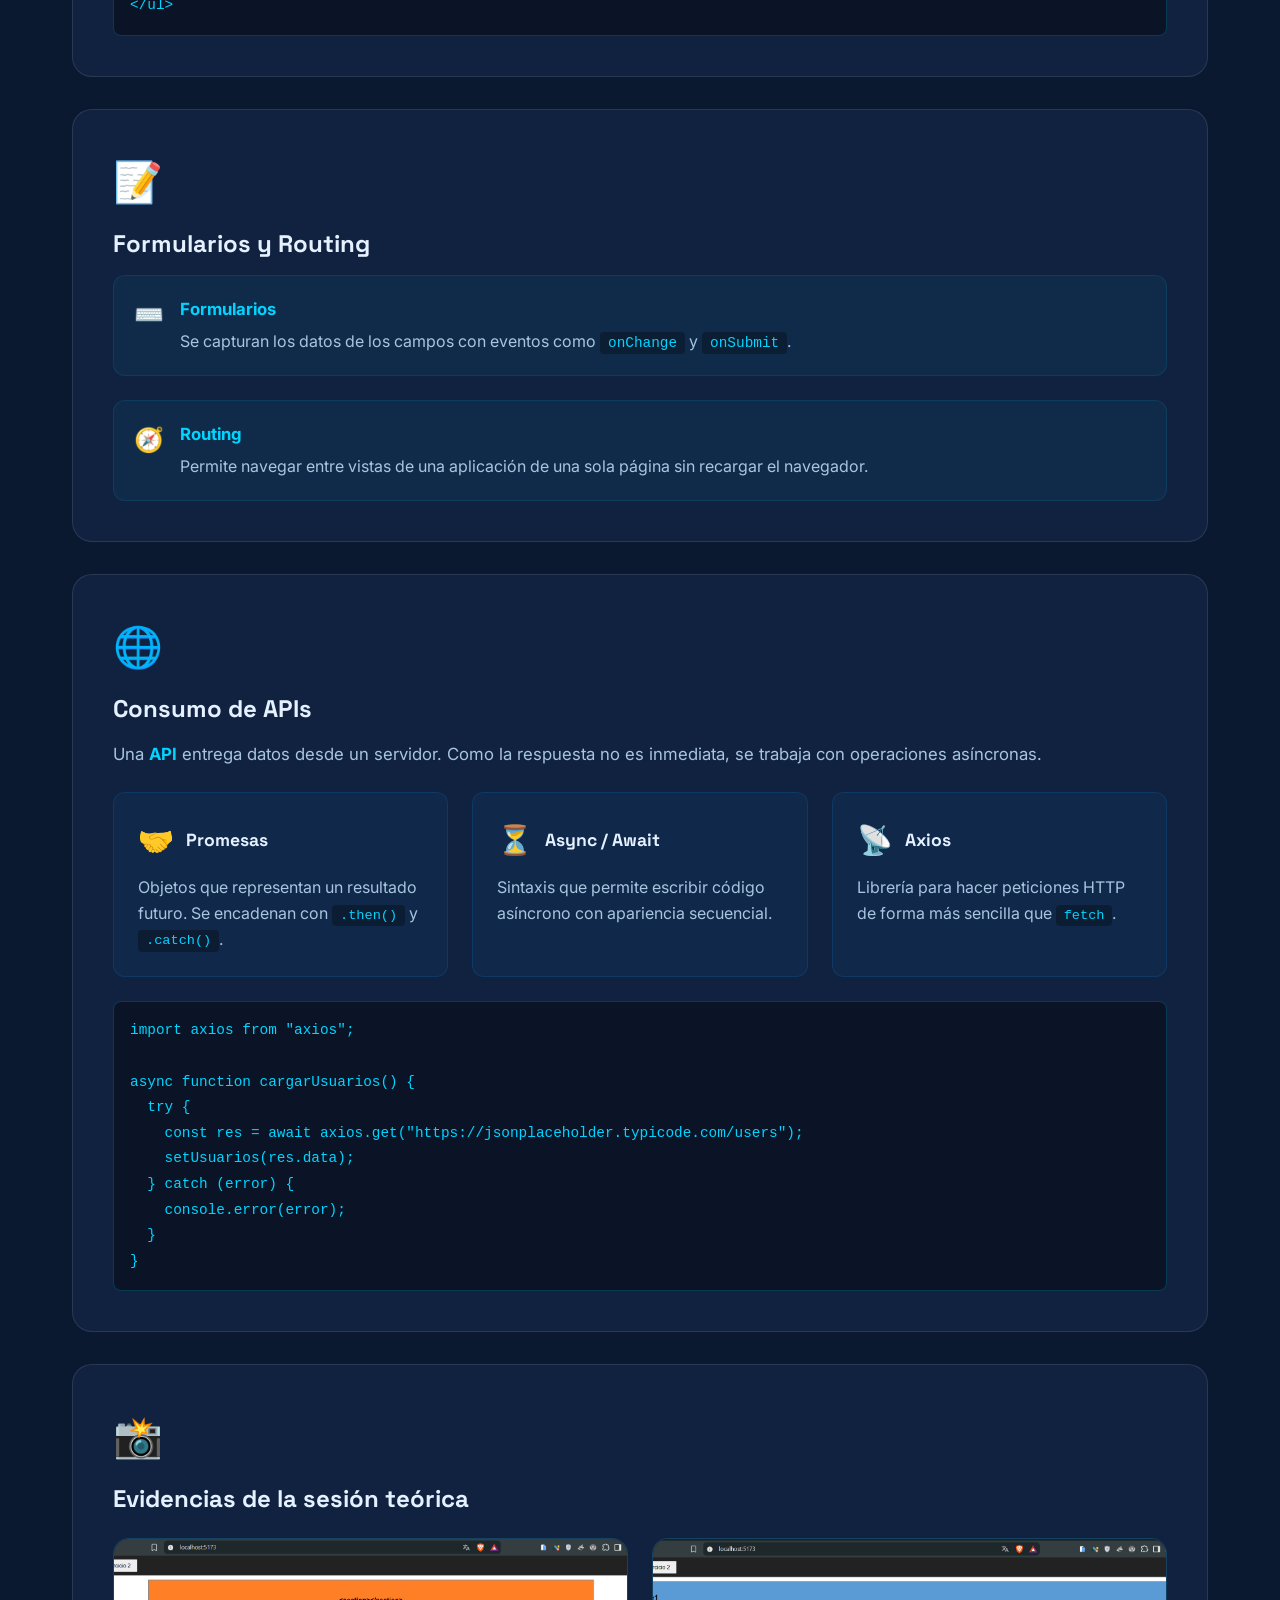
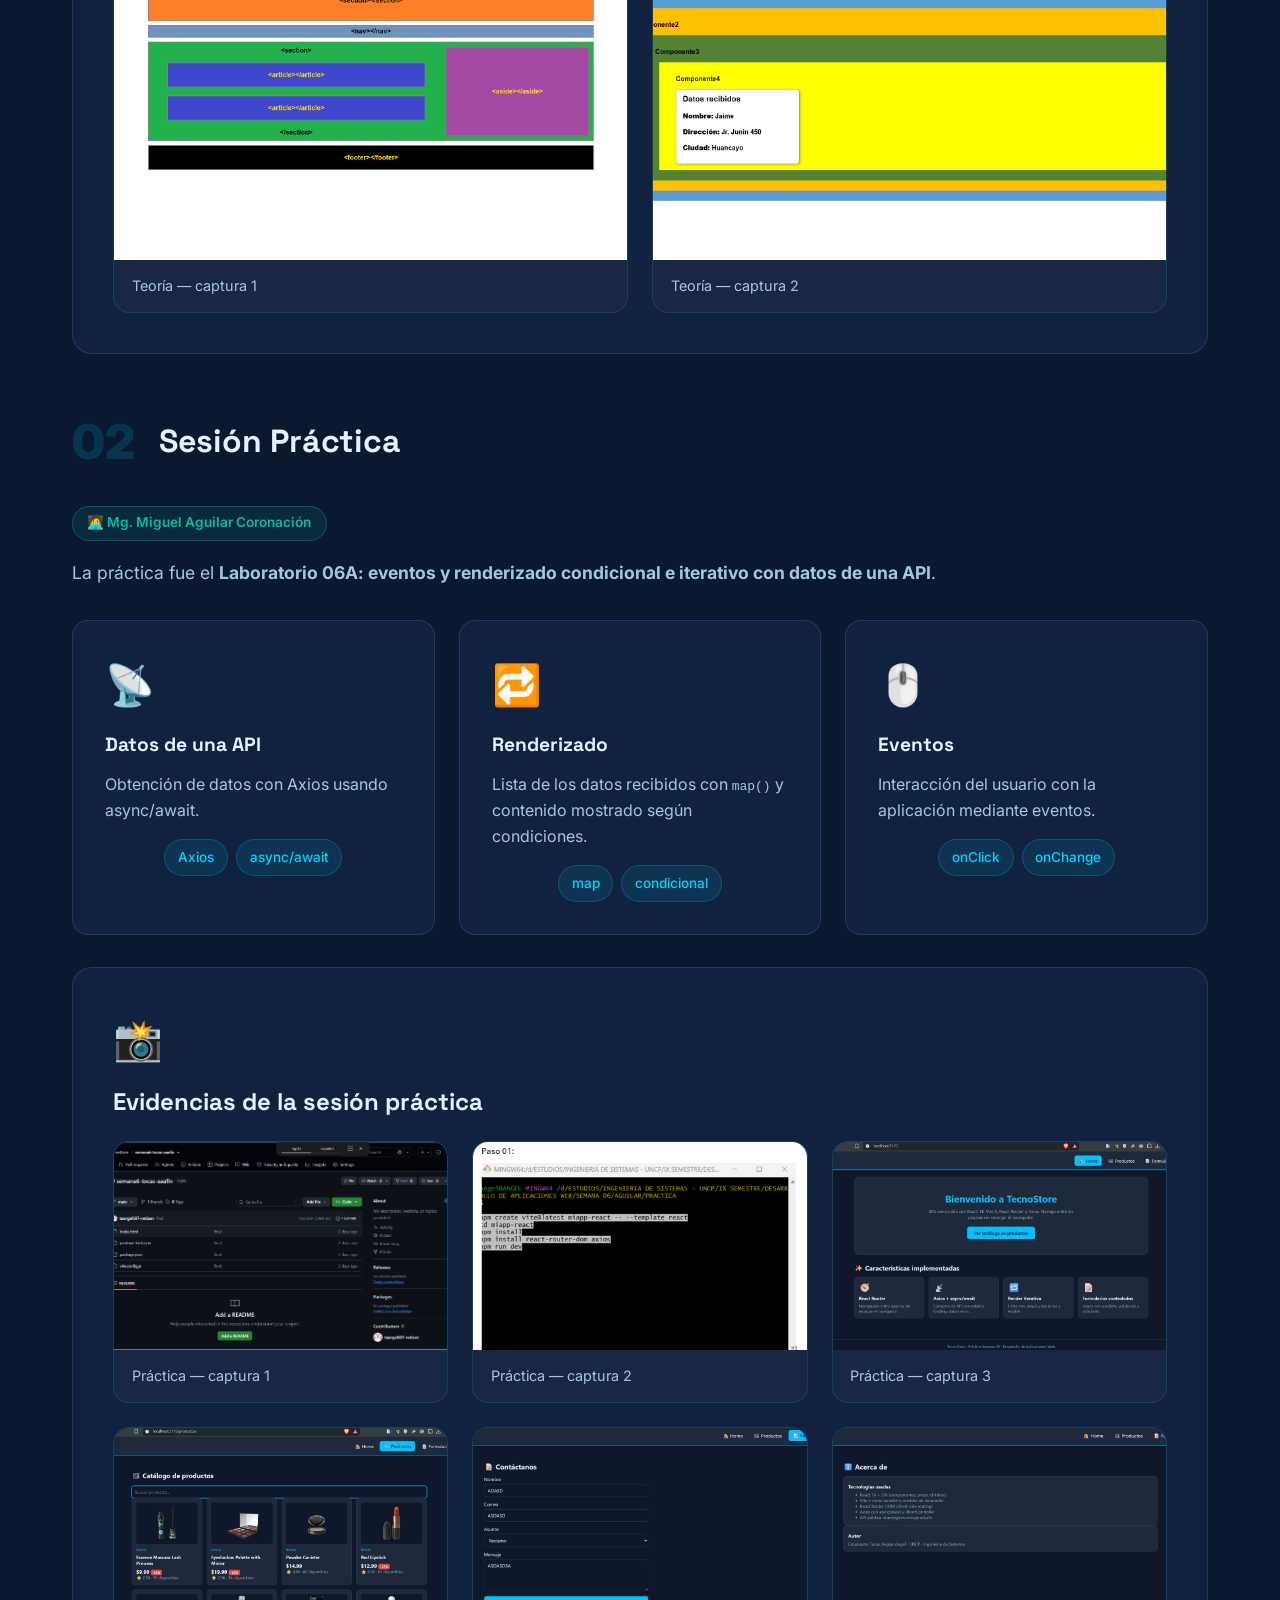
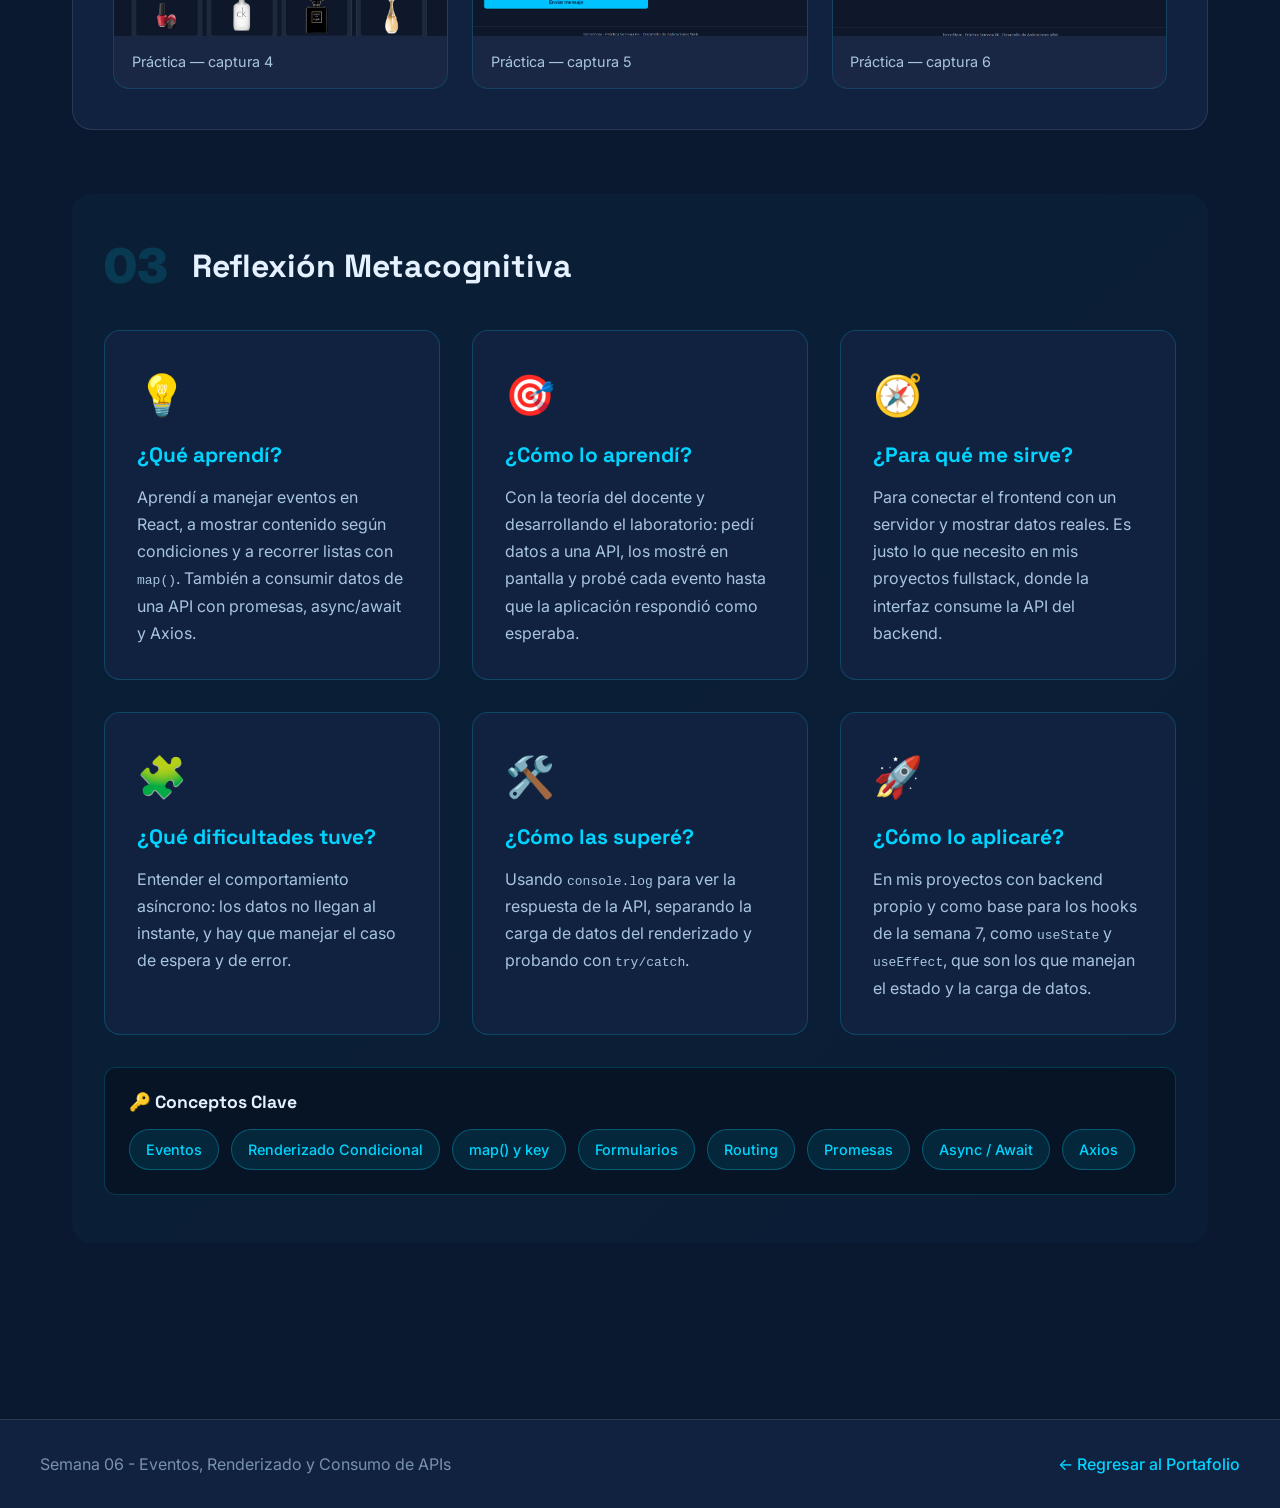
<file: semana-06/index.html>
<!doctype html>
<html lang="es">
  <head>
    <meta charset="UTF-8" />
    <meta name="viewport" content="width=device-width, initial-scale=1.0" />
    <title>
      Semana 06 - Eventos, Renderizado y Consumo de APIs | Angel Tocas
    </title>
    <link rel="stylesheet" href="../styles.css" />
    <link rel="preconnect" href="https://fonts.googleapis.com" />
    <link rel="preconnect" href="https://fonts.gstatic.com" crossorigin />
    <link
      href="https://fonts.googleapis.com/css2?family=Space+Grotesk:wght@300;400;500;600;700&family=Inter:wght@300;400;500;600;700&display=swap"
      rel="stylesheet"
    />
    <style>
      /* Galería de evidencias */
      .evidence-grid {
        display: grid;
        grid-template-columns: repeat(auto-fit, minmax(260px, 1fr));
        gap: 1.5rem;
        margin-top: 1.5rem;
      }
      .evidence-card {
        background: var(--bg-tertiary);
        border: 1px solid rgba(0, 212, 255, 0.15);
        border-radius: 16px;
        overflow: hidden;
        margin: 0;
        transition: all var(--transition-normal);
      }
      .evidence-card:hover {
        transform: translateY(-5px);
        border-color: var(--accent-primary);
        box-shadow: var(--shadow-glow);
      }
      .evidence-card img {
        width: 100%;
        aspect-ratio: 16 / 10;
        object-fit: cover;
        object-position: top;
        background: rgba(0, 0, 0, 0.3);
      }
      .evidence-card figcaption {
        padding: 0.9rem 1.1rem;
        color: var(--text-secondary);
        font-size: 0.9rem;
      }
      .docente-tag {
        display: inline-block;
        margin-bottom: 1rem;
        padding: 0.35rem 0.9rem;
        background: rgba(0, 191, 165, 0.1);
        border: 1px solid rgba(0, 191, 165, 0.3);
        border-radius: 50px;
        color: var(--accent-teal);
        font-size: 0.85rem;
        font-weight: 600;
      }
    </style>
  </head>
  <body class="week-body">
    <!-- Navegación de Regreso -->
    <nav class="week-nav">
      <a href="../index.html" class="back-link">
        <svg
          width="20"
          height="20"
          fill="none"
          stroke="currentColor"
          viewBox="0 0 24 24"
        >
          <path
            stroke-linecap="round"
            stroke-linejoin="round"
            stroke-width="2"
            d="M10 19l-7-7m0 0l7-7m-7 7h18"
          />
        </svg>
        Volver al Portafolio
      </a>
    </nav>

    <!-- Hero de la Semana -->
    <header class="week-hero">
      <div class="week-hero-content">
        <div class="week-badge">
          <span class="badge-icon">⚛️</span>
          <span>React + APIs</span>
        </div>
        <h1 class="week-title">
          Semana 06
          <span class="gradient-text"
            >Eventos, Renderizado y Consumo de APIs</span
          >
        </h1>
        <p class="week-meta">
          <span class="meta-item">
            <svg width="16" height="16" fill="currentColor" viewBox="0 0 24 24">
              <path d="M12 14l9-5-9-5-9 5 9 5z" />
              <path
                d="M12 14l6.16-3.422a12.083 12.083 0 01.665 6.479A11.952 11.952 0 0012 20.055a11.952 11.952 0 00-6.824-2.998 12.078 12.078 0 01.665-6.479L12 14z"
              />
              <path
                stroke-linecap="round"
                stroke-linejoin="round"
                stroke-width="2"
                d="M12 14l9-5-9-5-9 5 9 5zm0 0l6.16-3.422a12.083 12.083 0 01.665 6.479A11.952 11.952 0 0012 20.055a11.952 11.952 0 00-6.824-2.998 12.078 12.078 0 01.665-6.479L12 14zm-4 6v-7.5l4-2.222"
              />
            </svg>
            Desarrollo de Aplicaciones Web — UNCP
          </span>
          <span class="meta-divider">•</span>
          <span class="meta-item">
            <svg width="16" height="16" fill="currentColor" viewBox="0 0 24 24">
              <path d="M12 8v4l3 3m6-3a9 9 0 11-18 0 9 9 0 0118 0z" />
            </svg>
            Semana 06
          </span>
        </p>
      </div>
    </header>

    <div class="week-container">
      <!-- 1. TEORÍA -->
      <section class="content-section">
        <div class="section-header">
          <span class="section-number">01</span>
          <h2>Sesión Teórica</h2>
        </div>
        <span class="docente-tag">👨‍🏫 Dr. Jaime Suasnabar Terrel</span>

        <div class="topic-card">
          <div class="topic-icon">🖱️</div>
          <h3>Eventos en React</h3>
          <p class="topic-intro">
            Los <strong>eventos</strong> permiten que la interfaz responda a las
            acciones del usuario: clics, escritura en un campo, envío de un
            formulario. En React se asignan como atributos del elemento con
            nombres en <em>camelCase</em>.
          </p>
          <div class="code-snippet">
            <code
              >function Boton() {<br />
              &nbsp;&nbsp;const saludar = () =&gt; alert("Hola");<br /><br />
              &nbsp;&nbsp;return &lt;button
              onClick={saludar}&gt;Saludar&lt;/button&gt;;<br />
              }</code
            >
          </div>
        </div>

        <div class="topic-card">
          <div class="topic-icon">🔀</div>
          <h3>Renderizado condicional e iterativo</h3>
          <div class="comparison-grid">
            <div class="comparison-item">
              <div class="comparison-header">
                <span class="comparison-emoji">❓</span>
                <h4>Condicional</h4>
              </div>
              <p>
                Mostrar u ocultar elementos según una condición, con
                <code>&amp;&amp;</code> o el operador ternario <code>? :</code>.
              </p>
            </div>
            <div class="comparison-item">
              <div class="comparison-header">
                <span class="comparison-emoji">🔁</span>
                <h4>Iterativo</h4>
              </div>
              <p>
                Generar una lista de elementos a partir de un arreglo con
                <code>map()</code>. Cada elemento lleva una
                <code>key</code> única.
              </p>
            </div>
          </div>
          <div class="code-snippet" style="margin-top: 1.5rem">
            <code
              >{logueado ? &lt;Panel /&gt; : &lt;Login /&gt;}<br /><br />
              &lt;ul&gt;<br />
              &nbsp;&nbsp;{usuarios.map((u) =&gt; (<br />
              &nbsp;&nbsp;&nbsp;&nbsp;&lt;li
              key={u.id}&gt;{u.name}&lt;/li&gt;<br />
              &nbsp;&nbsp;))}<br />
              &lt;/ul&gt;</code
            >
          </div>
        </div>

        <div class="topic-card">
          <div class="topic-icon">📝</div>
          <h3>Formularios y Routing</h3>
          <ul class="concept-list">
            <li>
              <span class="concept-icon">⌨️</span>
              <div class="concept-content">
                <strong>Formularios</strong>
                <p>
                  Se capturan los datos de los campos con eventos como
                  <code>onChange</code> y <code>onSubmit</code>.
                </p>
              </div>
            </li>
            <li>
              <span class="concept-icon">🧭</span>
              <div class="concept-content">
                <strong>Routing</strong>
                <p>
                  Permite navegar entre vistas de una aplicación de una sola
                  página sin recargar el navegador.
                </p>
              </div>
            </li>
          </ul>
        </div>

        <div class="topic-card">
          <div class="topic-icon">🌐</div>
          <h3>Consumo de APIs</h3>
          <p class="topic-intro">
            Una <strong>API</strong> entrega datos desde un servidor. Como la
            respuesta no es inmediata, se trabaja con operaciones asíncronas.
          </p>
          <div class="comparison-grid">
            <div class="comparison-item">
              <div class="comparison-header">
                <span class="comparison-emoji">🤝</span>
                <h4>Promesas</h4>
              </div>
              <p>
                Objetos que representan un resultado futuro. Se encadenan con
                <code>.then()</code> y <code>.catch()</code>.
              </p>
            </div>
            <div class="comparison-item">
              <div class="comparison-header">
                <span class="comparison-emoji">⏳</span>
                <h4>Async / Await</h4>
              </div>
              <p>
                Sintaxis que permite escribir código asíncrono con apariencia
                secuencial.
              </p>
            </div>
            <div class="comparison-item">
              <div class="comparison-header">
                <span class="comparison-emoji">📡</span>
                <h4>Axios</h4>
              </div>
              <p>
                Librería para hacer peticiones HTTP de forma más sencilla que
                <code>fetch</code>.
              </p>
            </div>
          </div>
          <div class="code-snippet" style="margin-top: 1.5rem">
            <code
              >import axios from "axios";<br /><br />
              async function cargarUsuarios() {<br />
              &nbsp;&nbsp;try {<br />
              &nbsp;&nbsp;&nbsp;&nbsp;const res = await
              axios.get("https://jsonplaceholder.typicode.com/users");<br />
              &nbsp;&nbsp;&nbsp;&nbsp;setUsuarios(res.data);<br />
              &nbsp;&nbsp;} catch (error) {<br />
              &nbsp;&nbsp;&nbsp;&nbsp;console.error(error);<br />
              &nbsp;&nbsp;}<br />
              }</code
            >
          </div>
        </div>

        <!-- Evidencias teoría -->
        <div class="topic-card">
          <div class="topic-icon">📸</div>
          <h3>Evidencias de la sesión teórica</h3>
          <div class="evidence-grid">
            <figure class="evidence-card">
              <img
                src="../assets/semana6/semana6-suasnabar1.png"
                alt="Evidencia teórica 1 - Semana 6"
                loading="lazy"
              />
              <figcaption>Teoría — captura 1</figcaption>
            </figure>
            <figure class="evidence-card">
              <img
                src="../assets/semana6/semana6-suasnabar2.png"
                alt="Evidencia teórica 2 - Semana 6"
                loading="lazy"
              />
              <figcaption>Teoría — captura 2</figcaption>
            </figure>
          </div>
        </div>
      </section>

      <!-- 2. PRÁCTICA -->
      <section class="content-section">
        <div class="section-header">
          <span class="section-number">02</span>
          <h2>Sesión Práctica</h2>
        </div>
        <span class="docente-tag">🧑‍💻 Mg. Miguel Aguilar Coronación</span>

        <p class="section-intro">
          La práctica fue el
          <strong
            >Laboratorio 06A: eventos y renderizado condicional e iterativo con
            datos de una API</strong
          >.
        </p>

        <div class="lab-grid">
          <div class="lab-card">
            <div class="lab-icon">📡</div>
            <h4>Datos de una API</h4>
            <p>Obtención de datos con Axios usando async/await.</p>
            <div class="tech-tags">
              <span>Axios</span>
              <span>async/await</span>
            </div>
          </div>

          <div class="lab-card">
            <div class="lab-icon">🔁</div>
            <h4>Renderizado</h4>
            <p>
              Lista de los datos recibidos con <code>map()</code> y contenido
              mostrado según condiciones.
            </p>
            <div class="tech-tags">
              <span>map</span>
              <span>condicional</span>
            </div>
          </div>

          <div class="lab-card">
            <div class="lab-icon">🖱️</div>
            <h4>Eventos</h4>
            <p>Interacción del usuario con la aplicación mediante eventos.</p>
            <div class="tech-tags">
              <span>onClick</span>
              <span>onChange</span>
            </div>
          </div>
        </div>

        <!-- Evidencias práctica -->
        <div class="topic-card" style="margin-top: 2rem">
          <div class="topic-icon">📸</div>
          <h3>Evidencias de la sesión práctica</h3>
          <div class="evidence-grid">
            <figure class="evidence-card">
              <img
                src="../assets/semana6/semana6-aguilar1.png"
                alt="Evidencia práctica 1 - Semana 6"
                loading="lazy"
              />
              <figcaption>Práctica — captura 1</figcaption>
            </figure>
            <figure class="evidence-card">
              <img
                src="../assets/semana6/semana6-aguilar2.png"
                alt="Evidencia práctica 2 - Semana 6"
                loading="lazy"
              />
              <figcaption>Práctica — captura 2</figcaption>
            </figure>
            <figure class="evidence-card">
              <img
                src="../assets/semana6/semana6-aguilar3.png"
                alt="Evidencia práctica 3 - Semana 6"
                loading="lazy"
              />
              <figcaption>Práctica — captura 3</figcaption>
            </figure>
            <figure class="evidence-card">
              <img
                src="../assets/semana6/semana6-aguilar4.png"
                alt="Evidencia práctica 4 - Semana 6"
                loading="lazy"
              />
              <figcaption>Práctica — captura 4</figcaption>
            </figure>
            <figure class="evidence-card">
              <img
                src="../assets/semana6/semana6-aguilar5.png"
                alt="Evidencia práctica 5 - Semana 6"
                loading="lazy"
              />
              <figcaption>Práctica — captura 5</figcaption>
            </figure>
            <figure class="evidence-card">
              <img
                src="../assets/semana6/semana6-aguilar6.png"
                alt="Evidencia práctica 6 - Semana 6"
                loading="lazy"
              />
              <figcaption>Práctica — captura 6</figcaption>
            </figure>
          </div>
        </div>
      </section>

      <!-- 3. REFLEXIÓN METACOGNITIVA -->
      <section class="content-section reflection-section">
        <div class="section-header">
          <span class="section-number">03</span>
          <h2>Reflexión Metacognitiva</h2>
        </div>

        <div class="reflection-grid">
          <div class="reflection-card">
            <div class="reflection-icon">💡</div>
            <h3>¿Qué aprendí?</h3>
            <p>
              Aprendí a manejar eventos en React, a mostrar contenido según
              condiciones y a recorrer listas con <code>map()</code>. También a
              consumir datos de una API con promesas, async/await y Axios.
            </p>
          </div>

          <div class="reflection-card">
            <div class="reflection-icon">🎯</div>
            <h3>¿Cómo lo aprendí?</h3>
            <p>
              Con la teoría del docente y desarrollando el laboratorio: pedí
              datos a una API, los mostré en pantalla y probé cada evento hasta
              que la aplicación respondió como esperaba.
            </p>
          </div>

          <div class="reflection-card">
            <div class="reflection-icon">🧭</div>
            <h3>¿Para qué me sirve?</h3>
            <p>
              Para conectar el frontend con un servidor y mostrar datos reales.
              Es justo lo que necesito en mis proyectos fullstack, donde la
              interfaz consume la API del backend.
            </p>
          </div>

          <div class="reflection-card">
            <div class="reflection-icon">🧩</div>
            <h3>¿Qué dificultades tuve?</h3>
            <p>
              Entender el comportamiento asíncrono: los datos no llegan al
              instante, y hay que manejar el caso de espera y de error.
            </p>
          </div>

          <div class="reflection-card">
            <div class="reflection-icon">🛠️</div>
            <h3>¿Cómo las superé?</h3>
            <p>
              Usando <code>console.log</code> para ver la respuesta de la API,
              separando la carga de datos del renderizado y probando con
              <code>try/catch</code>.
            </p>
          </div>

          <div class="reflection-card">
            <div class="reflection-icon">🚀</div>
            <h3>¿Cómo lo aplicaré?</h3>
            <p>
              En mis proyectos con backend propio y como base para los hooks de
              la semana 7, como <code>useState</code> y <code>useEffect</code>,
              que son los que manejan el estado y la carga de datos.
            </p>
          </div>
        </div>

        <div class="key-takeaways">
          <h4>🔑 Conceptos Clave</h4>
          <div class="takeaways-list">
            <span class="takeaway-tag">Eventos</span>
            <span class="takeaway-tag">Renderizado Condicional</span>
            <span class="takeaway-tag">map() y key</span>
            <span class="takeaway-tag">Formularios</span>
            <span class="takeaway-tag">Routing</span>
            <span class="takeaway-tag">Promesas</span>
            <span class="takeaway-tag">Async / Await</span>
            <span class="takeaway-tag">Axios</span>
          </div>
        </div>
      </section>
    </div>

    <!-- Footer -->
    <footer class="week-footer">
      <div class="week-footer-content">
        <p>Semana 06 - Eventos, Renderizado y Consumo de APIs</p>
        <a href="../index.html" class="footer-link">← Regresar al Portafolio</a>
      </div>
    </footer>
  </body>
</html>
</file>
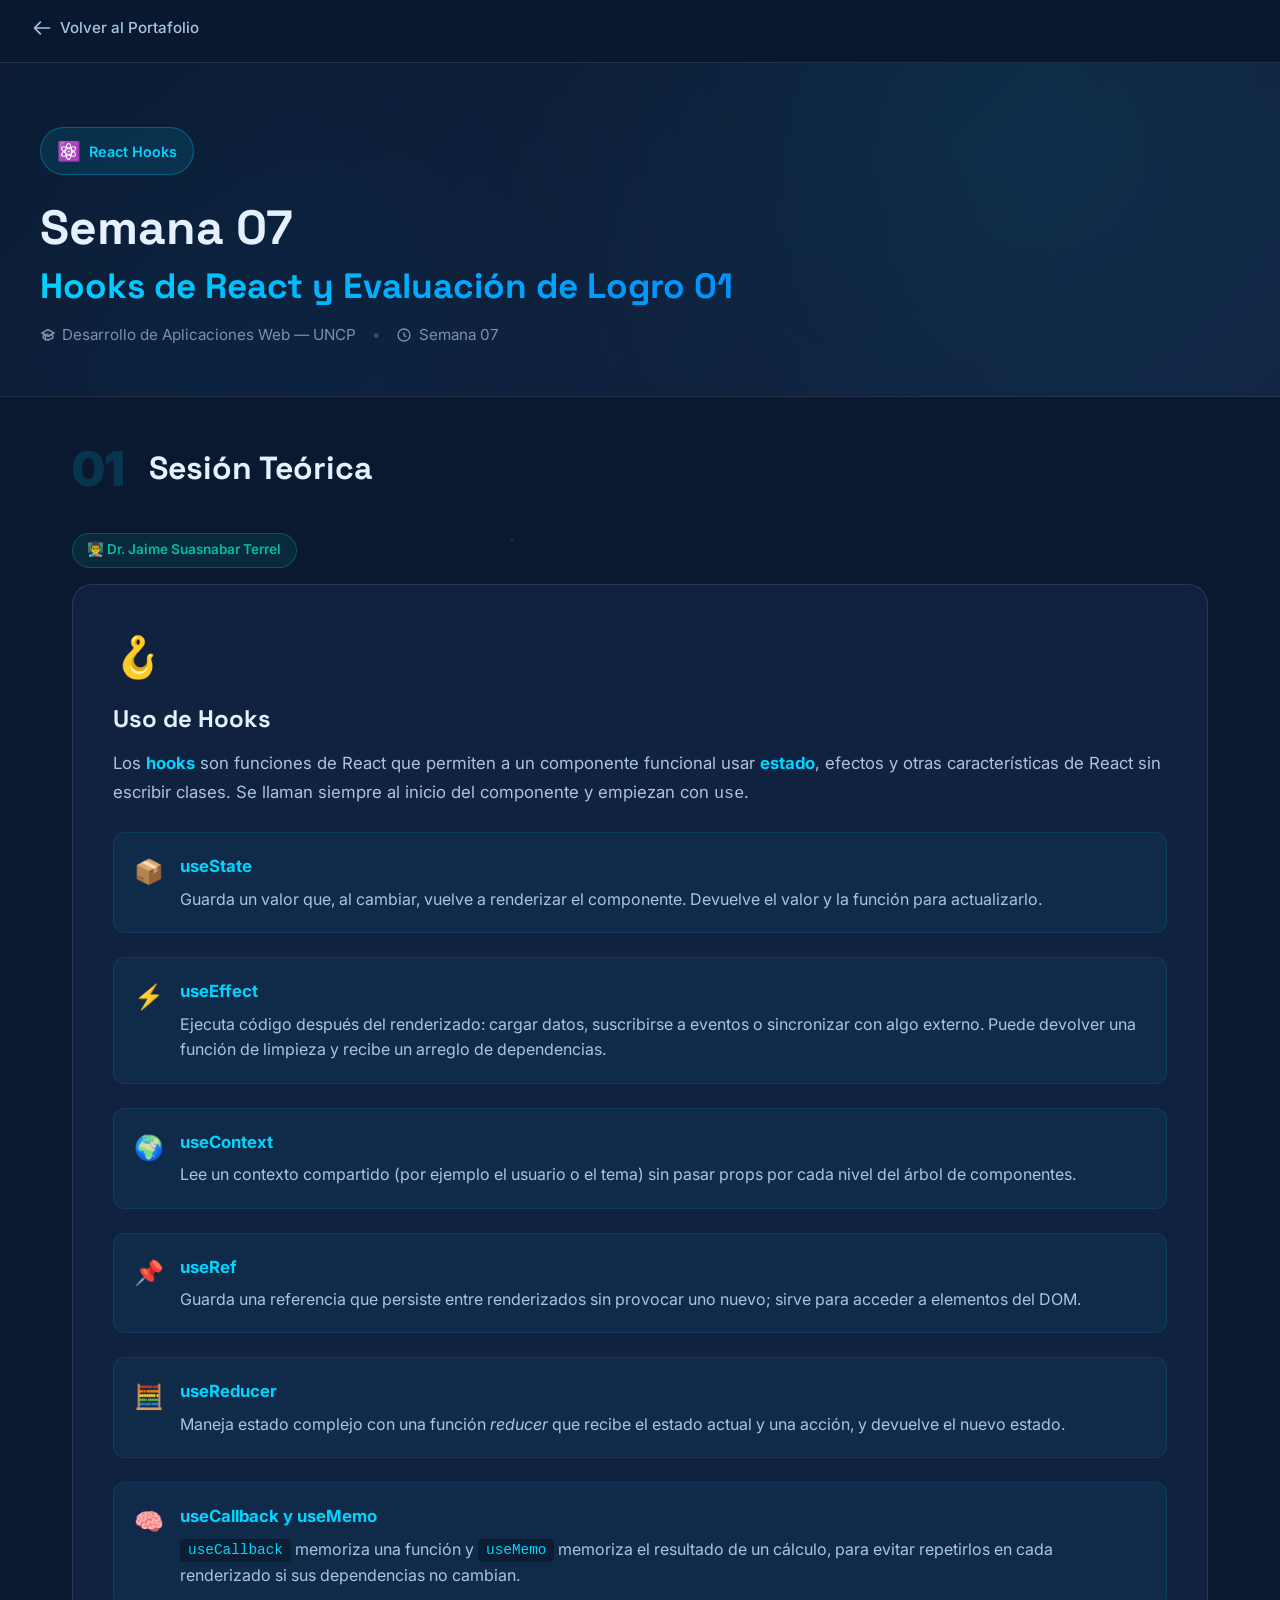
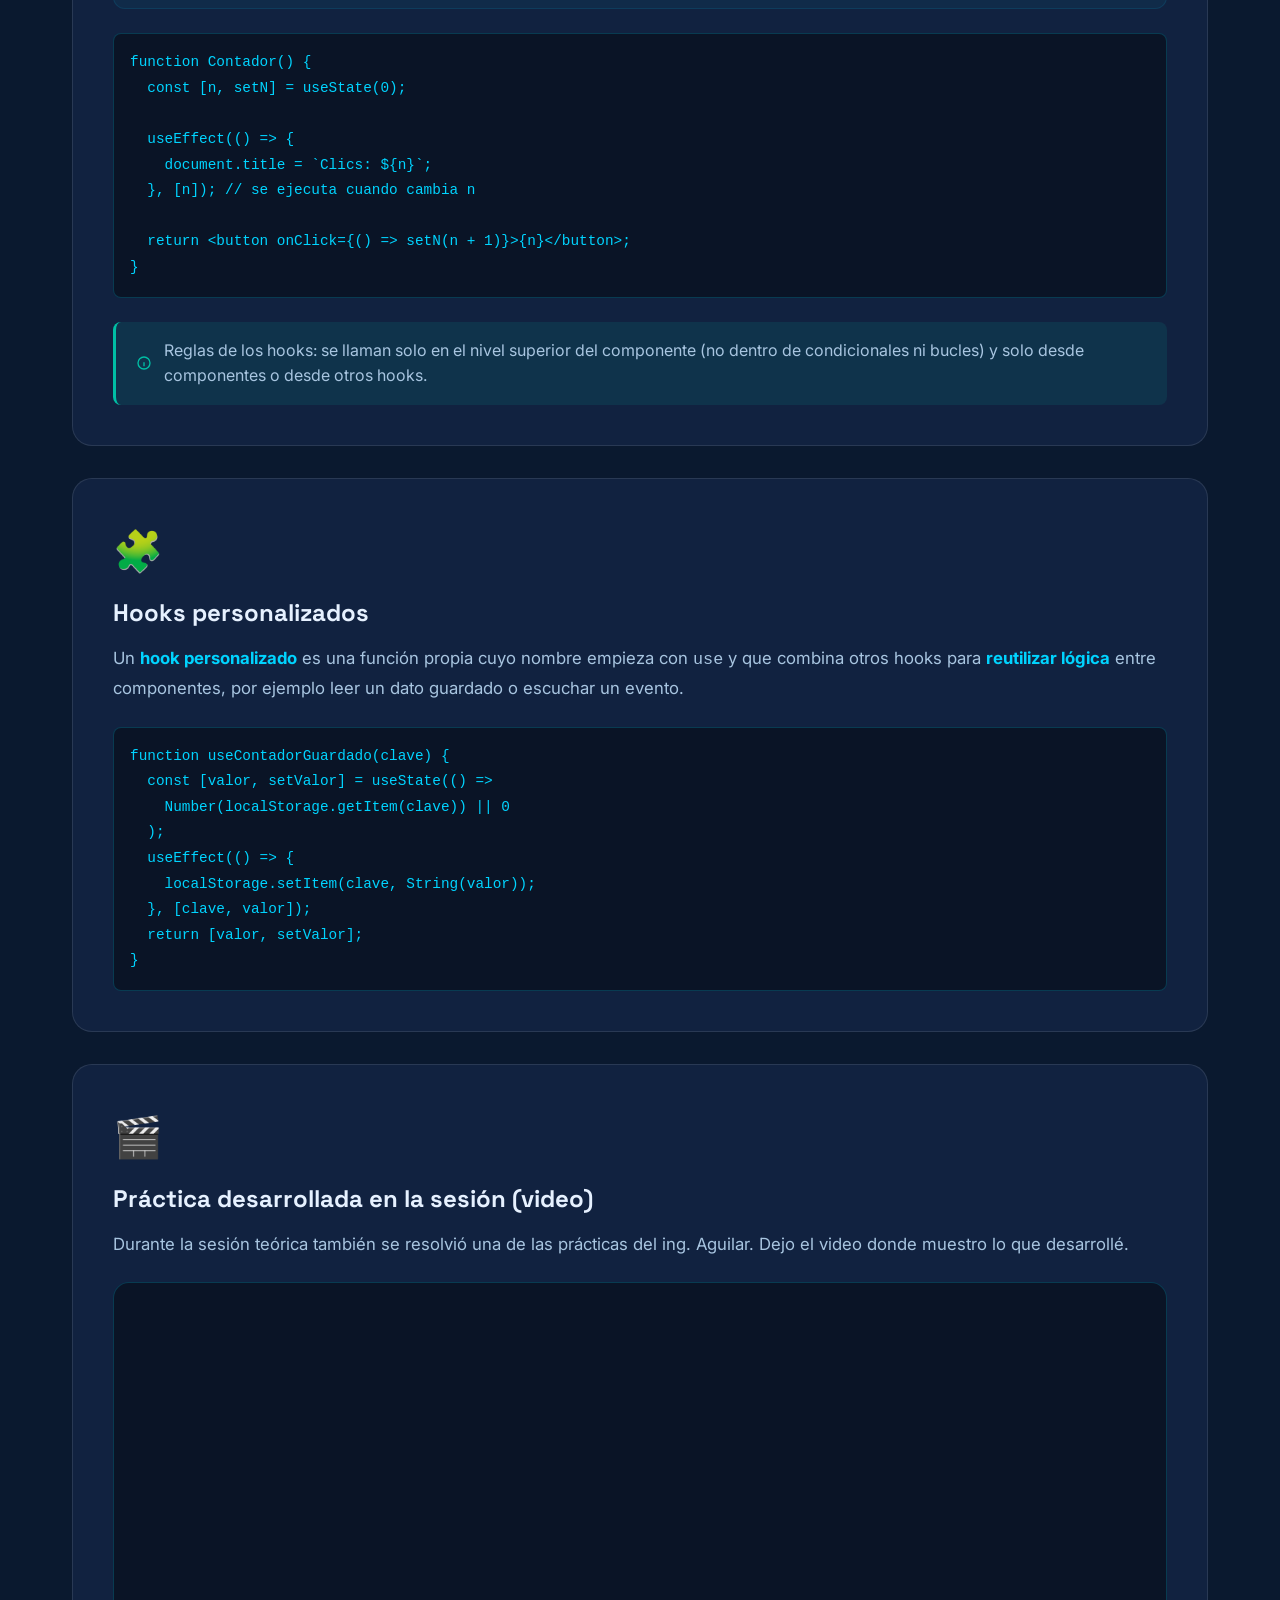
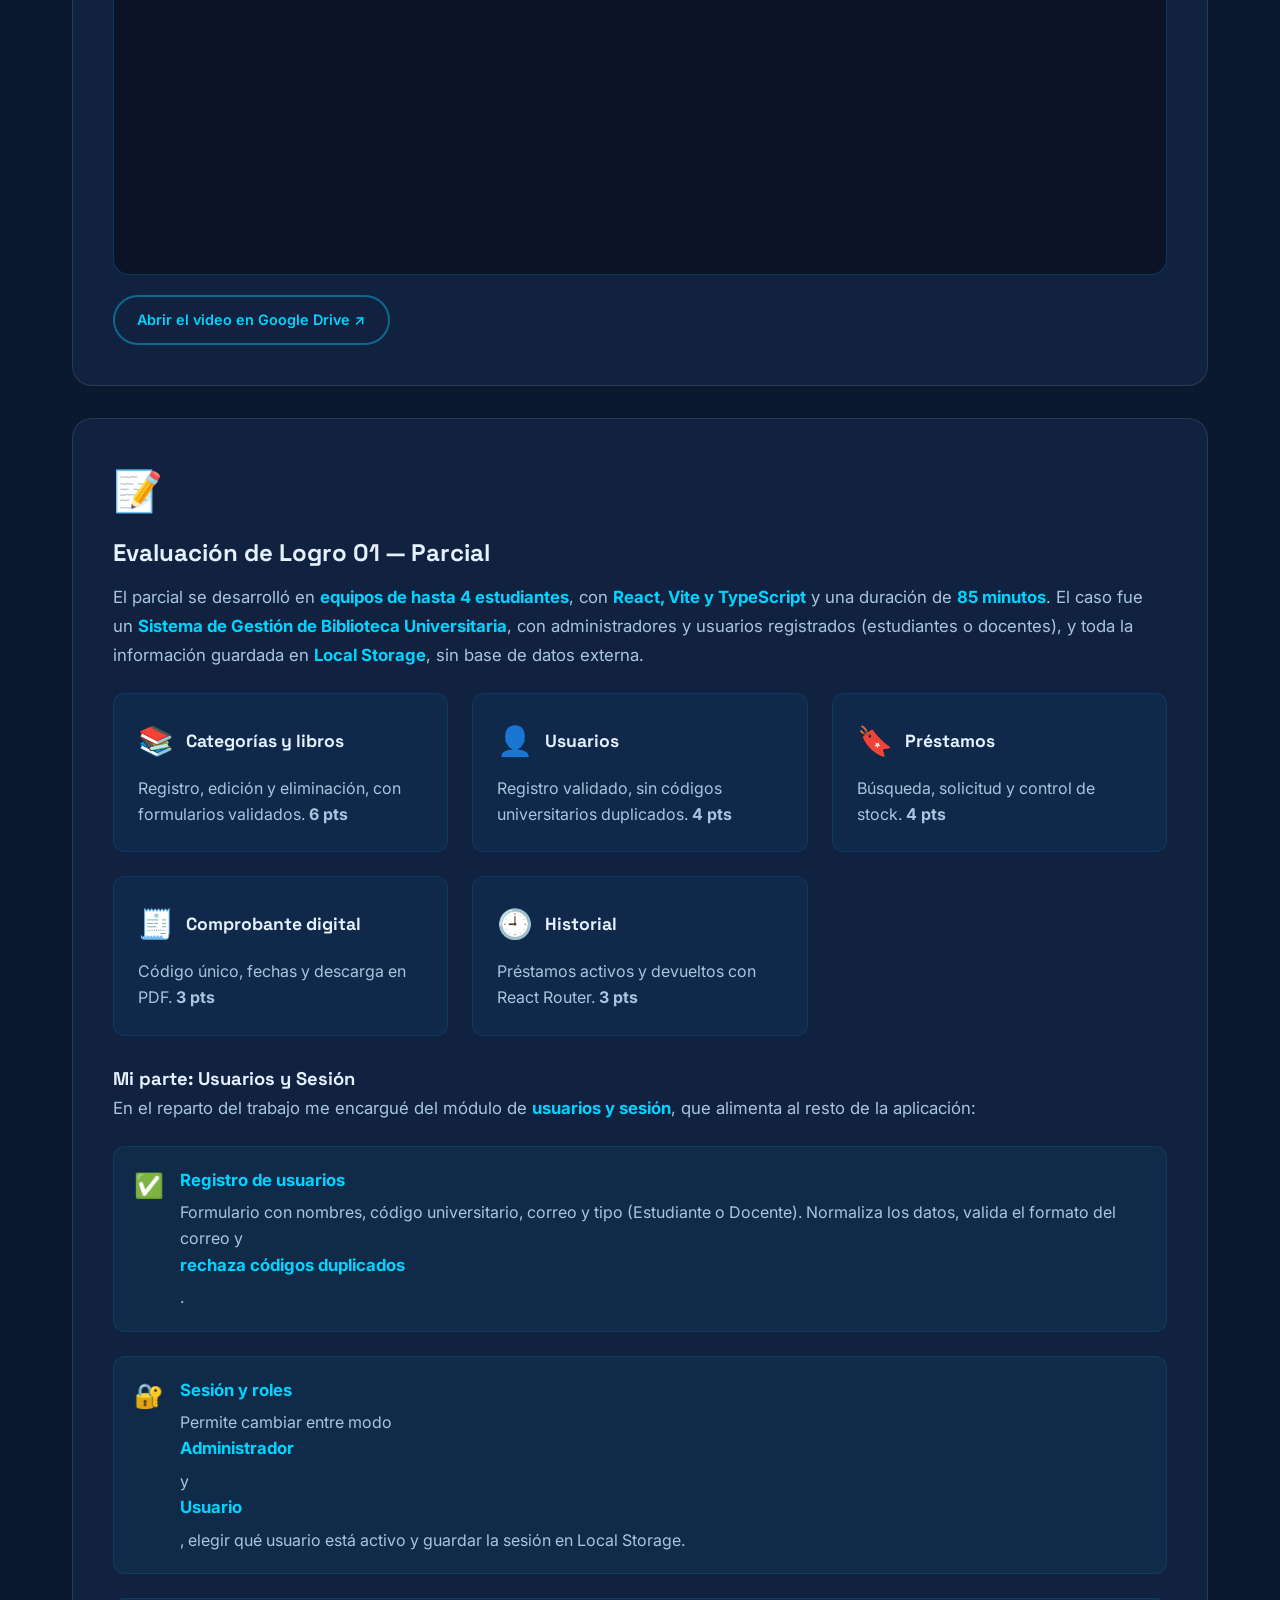
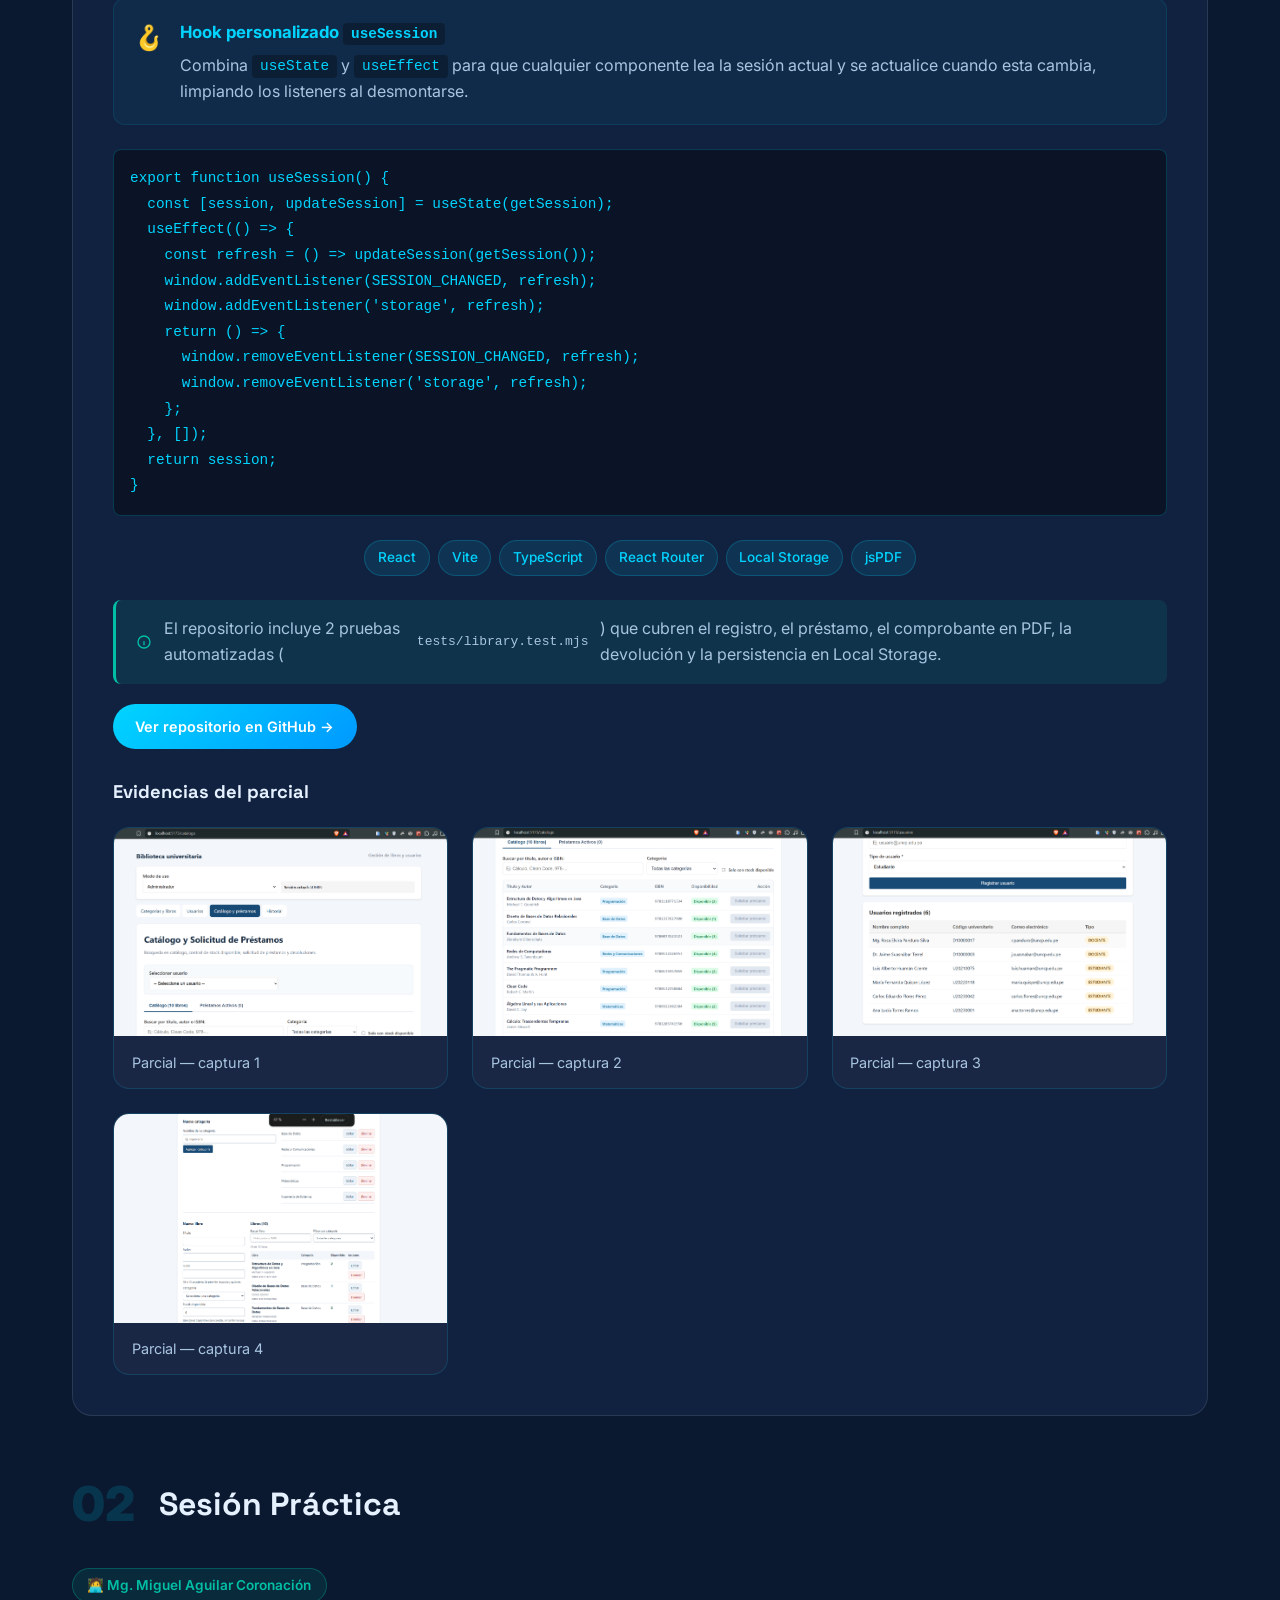
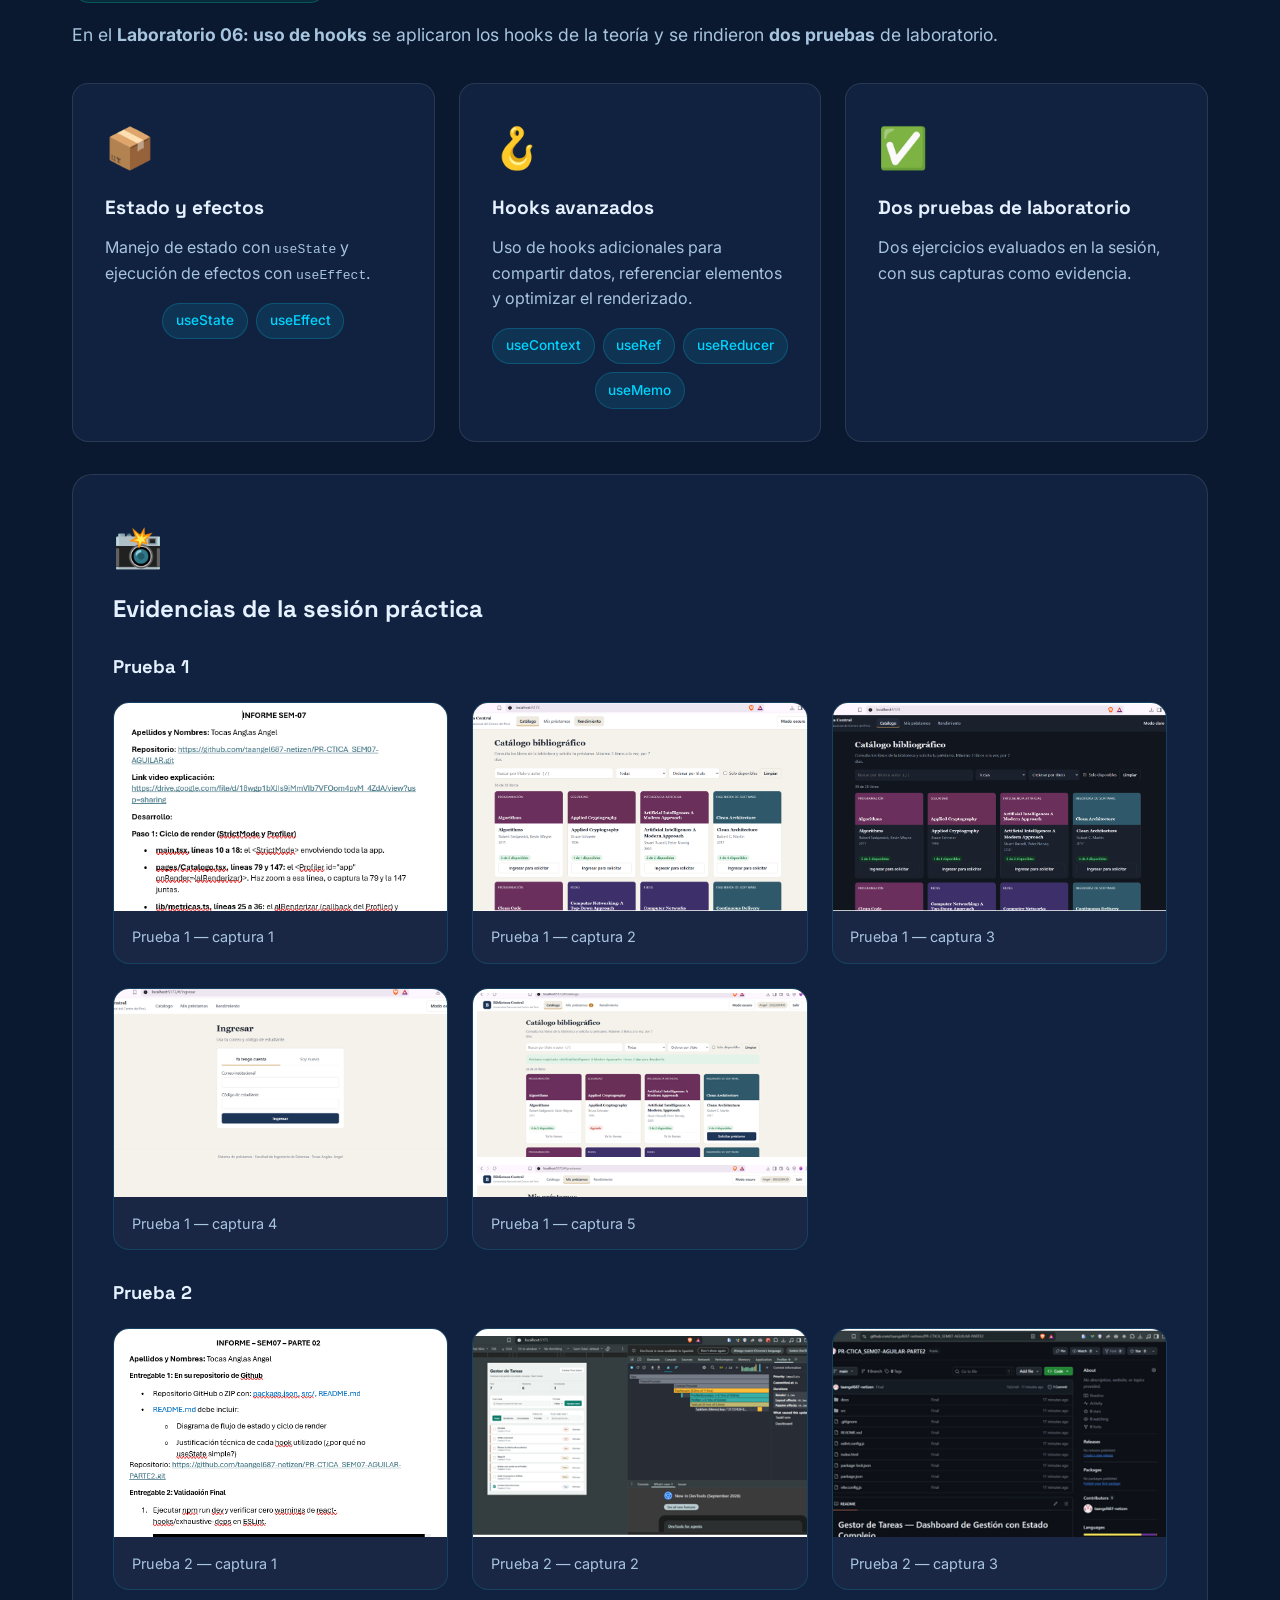
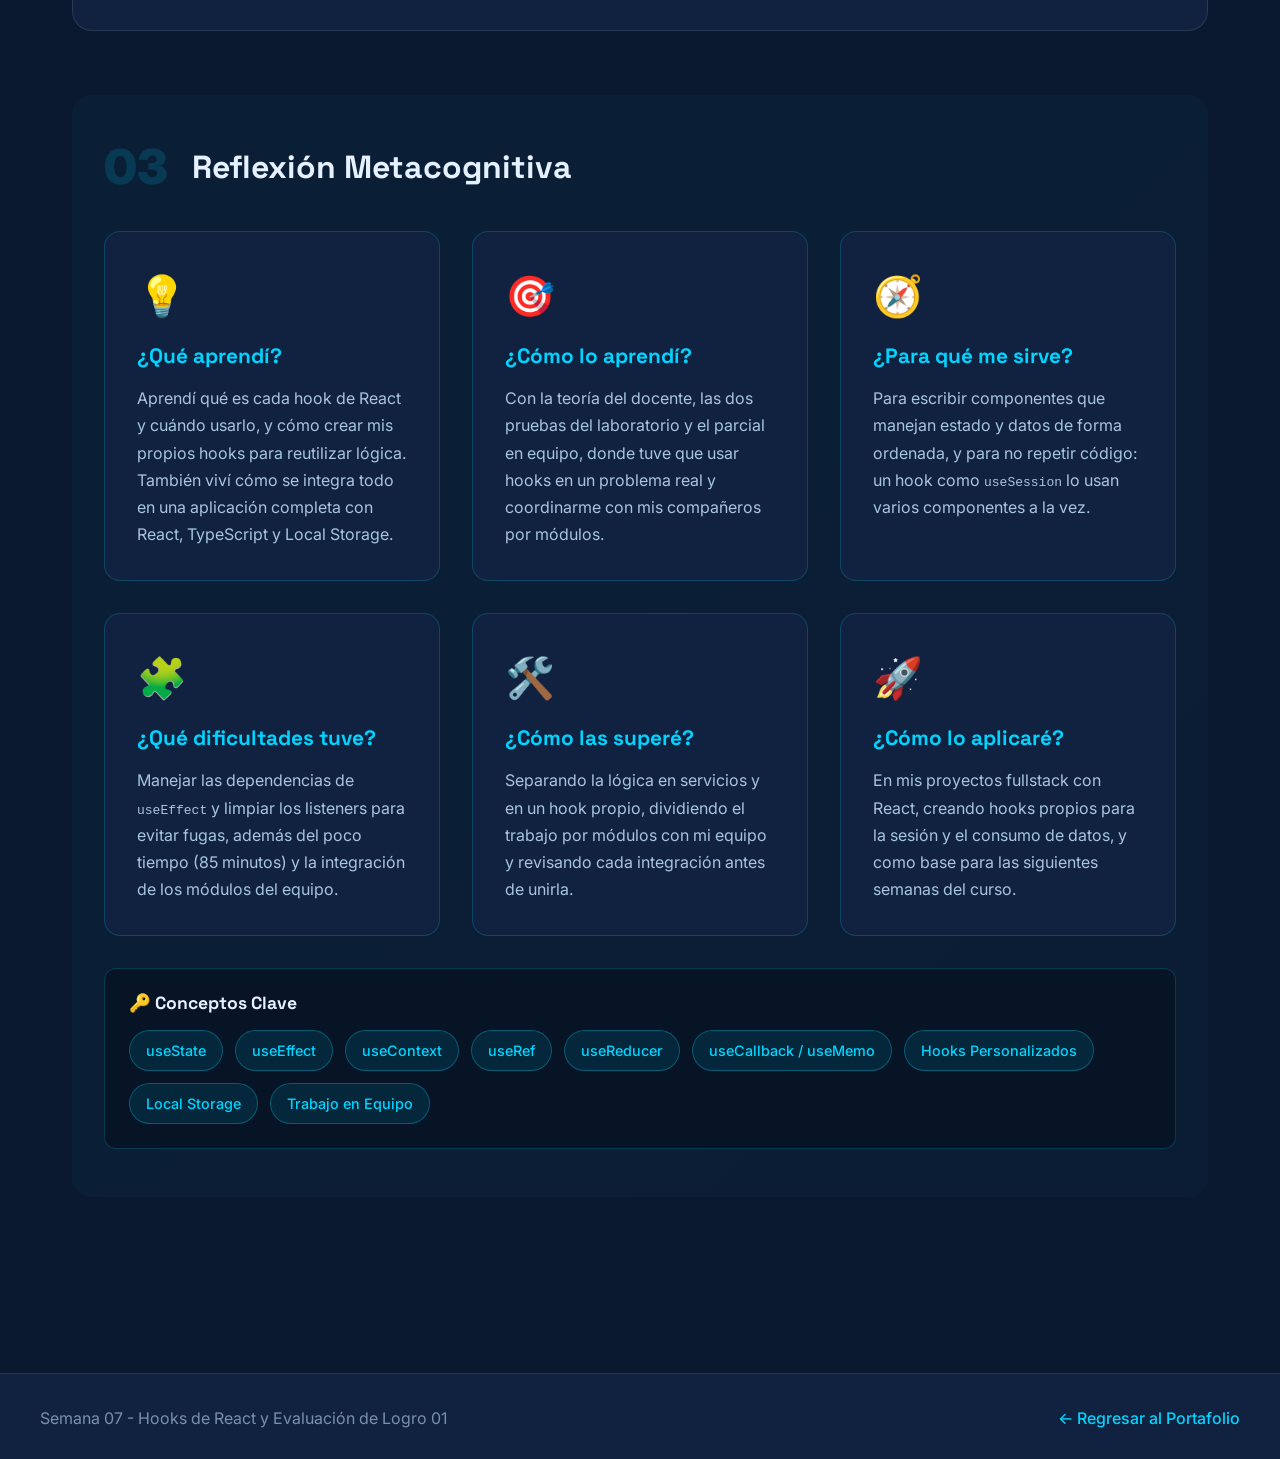
<file: semana-07/index.html>
<!doctype html>
<html lang="es">
  <head>
    <meta charset="UTF-8" />
    <meta name="viewport" content="width=device-width, initial-scale=1.0" />
    <title>
      Semana 07 - Hooks de React y Evaluación de Logro 01 | Angel Tocas
    </title>
    <link rel="stylesheet" href="../styles.css" />
    <link rel="preconnect" href="https://fonts.googleapis.com" />
    <link rel="preconnect" href="https://fonts.gstatic.com" crossorigin />
    <link
      href="https://fonts.googleapis.com/css2?family=Space+Grotesk:wght@300;400;500;600;700&family=Inter:wght@300;400;500;600;700&display=swap"
      rel="stylesheet"
    />
    <style>
      /* Galería de evidencias */
      .evidence-grid {
        display: grid;
        grid-template-columns: repeat(auto-fit, minmax(260px, 1fr));
        gap: 1.5rem;
        margin-top: 1.5rem;
      }
      .evidence-card {
        background: var(--bg-tertiary);
        border: 1px solid rgba(0, 212, 255, 0.15);
        border-radius: 16px;
        overflow: hidden;
        margin: 0;
        transition: all var(--transition-normal);
      }
      .evidence-card:hover {
        transform: translateY(-5px);
        border-color: var(--accent-primary);
        box-shadow: var(--shadow-glow);
      }
      .evidence-card img {
        width: 100%;
        aspect-ratio: 16 / 10;
        object-fit: cover;
        object-position: top;
        background: rgba(0, 0, 0, 0.3);
      }
      .evidence-card figcaption {
        padding: 0.9rem 1.1rem;
        color: var(--text-secondary);
        font-size: 0.9rem;
      }
      .docente-tag {
        display: inline-block;
        margin-bottom: 1rem;
        padding: 0.35rem 0.9rem;
        background: rgba(0, 191, 165, 0.1);
        border: 1px solid rgba(0, 191, 165, 0.3);
        border-radius: 50px;
        color: var(--accent-teal);
        font-size: 0.85rem;
        font-weight: 600;
      }
      .video-wrap {
        position: relative;
        width: 100%;
        aspect-ratio: 16 / 9;
        border-radius: 16px;
        overflow: hidden;
        border: 1px solid rgba(0, 212, 255, 0.2);
        background: rgba(0, 0, 0, 0.4);
        margin-top: 1.5rem;
      }
      .video-wrap iframe {
        position: absolute;
        inset: 0;
        width: 100%;
        height: 100%;
        border: 0;
      }
      .link-row {
        display: flex;
        flex-wrap: wrap;
        gap: 0.75rem;
        margin-top: 1.25rem;
      }
      .link-btn {
        display: inline-block;
        padding: 0.7rem 1.4rem;
        border-radius: 50px;
        background: var(--gradient-main);
        color: white;
        font-weight: 600;
        font-size: 0.9rem;
        transition: all var(--transition-normal);
      }
      .link-btn:hover {
        transform: translateY(-2px);
        box-shadow: var(--shadow-glow);
      }
      .link-btn.ghost {
        background: transparent;
        border: 2px solid rgba(0, 212, 255, 0.4);
        color: var(--accent-primary);
      }
      .subgroup-title {
        font-size: 1.15rem;
        color: var(--text-primary);
        margin: 2rem 0 0.25rem;
      }
    </style>
  </head>
  <body class="week-body">
    <!-- Navegación de Regreso -->
    <nav class="week-nav">
      <a href="../index.html" class="back-link">
        <svg
          width="20"
          height="20"
          fill="none"
          stroke="currentColor"
          viewBox="0 0 24 24"
        >
          <path
            stroke-linecap="round"
            stroke-linejoin="round"
            stroke-width="2"
            d="M10 19l-7-7m0 0l7-7m-7 7h18"
          />
        </svg>
        Volver al Portafolio
      </a>
    </nav>

    <!-- Hero de la Semana -->
    <header class="week-hero">
      <div class="week-hero-content">
        <div class="week-badge">
          <span class="badge-icon">⚛️</span>
          <span>React Hooks</span>
        </div>
        <h1 class="week-title">
          Semana 07
          <span class="gradient-text"
            >Hooks de React y Evaluación de Logro 01</span
          >
        </h1>
        <p class="week-meta">
          <span class="meta-item">
            <svg width="16" height="16" fill="currentColor" viewBox="0 0 24 24">
              <path d="M12 14l9-5-9-5-9 5 9 5z" />
              <path
                d="M12 14l6.16-3.422a12.083 12.083 0 01.665 6.479A11.952 11.952 0 0012 20.055a11.952 11.952 0 00-6.824-2.998 12.078 12.078 0 01.665-6.479L12 14z"
              />
              <path
                stroke-linecap="round"
                stroke-linejoin="round"
                stroke-width="2"
                d="M12 14l9-5-9-5-9 5 9 5zm0 0l6.16-3.422a12.083 12.083 0 01.665 6.479A11.952 11.952 0 0012 20.055a11.952 11.952 0 00-6.824-2.998 12.078 12.078 0 01.665-6.479L12 14zm-4 6v-7.5l4-2.222"
              />
            </svg>
            Desarrollo de Aplicaciones Web — UNCP
          </span>
          <span class="meta-divider">•</span>
          <span class="meta-item">
            <svg width="16" height="16" fill="currentColor" viewBox="0 0 24 24">
              <path d="M12 8v4l3 3m6-3a9 9 0 11-18 0 9 9 0 0118 0z" />
            </svg>
            Semana 07
          </span>
        </p>
      </div>
    </header>

    <div class="week-container">
      <!-- 1. TEORÍA -->
      <section class="content-section">
        <div class="section-header">
          <span class="section-number">01</span>
          <h2>Sesión Teórica</h2>
        </div>
        <span class="docente-tag">👨‍🏫 Dr. Jaime Suasnabar Terrel</span>

        <div class="topic-card">
          <div class="topic-icon">🪝</div>
          <h3>Uso de Hooks</h3>
          <p class="topic-intro">
            Los <strong>hooks</strong> son funciones de React que permiten a un
            componente funcional usar <strong>estado</strong>, efectos y otras
            características de React sin escribir clases. Se llaman siempre al
            inicio del componente y empiezan con <code>use</code>.
          </p>
          <ul class="concept-list">
            <li>
              <span class="concept-icon">📦</span>
              <div class="concept-content">
                <strong>useState</strong>
                <p>
                  Guarda un valor que, al cambiar, vuelve a renderizar el
                  componente. Devuelve el valor y la función para actualizarlo.
                </p>
              </div>
            </li>
            <li>
              <span class="concept-icon">⚡</span>
              <div class="concept-content">
                <strong>useEffect</strong>
                <p>
                  Ejecuta código después del renderizado: cargar datos,
                  suscribirse a eventos o sincronizar con algo externo. Puede
                  devolver una función de limpieza y recibe un arreglo de
                  dependencias.
                </p>
              </div>
            </li>
            <li>
              <span class="concept-icon">🌍</span>
              <div class="concept-content">
                <strong>useContext</strong>
                <p>
                  Lee un contexto compartido (por ejemplo el usuario o el tema)
                  sin pasar props por cada nivel del árbol de componentes.
                </p>
              </div>
            </li>
            <li>
              <span class="concept-icon">📌</span>
              <div class="concept-content">
                <strong>useRef</strong>
                <p>
                  Guarda una referencia que persiste entre renderizados sin
                  provocar uno nuevo; sirve para acceder a elementos del DOM.
                </p>
              </div>
            </li>
            <li>
              <span class="concept-icon">🧮</span>
              <div class="concept-content">
                <strong>useReducer</strong>
                <p>
                  Maneja estado complejo con una función <em>reducer</em> que
                  recibe el estado actual y una acción, y devuelve el nuevo
                  estado.
                </p>
              </div>
            </li>
            <li>
              <span class="concept-icon">🧠</span>
              <div class="concept-content">
                <strong>useCallback y useMemo</strong>
                <p>
                  <code>useCallback</code> memoriza una función y
                  <code>useMemo</code> memoriza el resultado de un cálculo, para
                  evitar repetirlos en cada renderizado si sus dependencias no
                  cambian.
                </p>
              </div>
            </li>
          </ul>
          <div class="code-snippet" style="margin-top: 1.5rem">
            <code
              >function Contador() {<br />
              &nbsp;&nbsp;const [n, setN] = useState(0);<br /><br />
              &nbsp;&nbsp;useEffect(() =&gt; {<br />
              &nbsp;&nbsp;&nbsp;&nbsp;document.title = `Clics: ${n}`;<br />
              &nbsp;&nbsp;}, [n]); // se ejecuta cuando cambia n<br /><br />
              &nbsp;&nbsp;return &lt;button onClick={() =&gt; setN(n +
              1)}&gt;{n}&lt;/button&gt;;<br />
              }</code
            >
          </div>
          <p class="standards-note">
            <svg width="16" height="16" fill="currentColor" viewBox="0 0 24 24">
              <path
                d="M13 16h-1v-4h-1m1-4h.01M21 12a9 9 0 11-18 0 9 9 0 0118 0z"
              />
            </svg>
            Reglas de los hooks: se llaman solo en el nivel superior del
            componente (no dentro de condicionales ni bucles) y solo desde
            componentes o desde otros hooks.
          </p>
        </div>

        <div class="topic-card">
          <div class="topic-icon">🧩</div>
          <h3>Hooks personalizados</h3>
          <p class="topic-intro">
            Un <strong>hook personalizado</strong> es una función propia cuyo
            nombre empieza con <code>use</code> y que combina otros hooks para
            <strong>reutilizar lógica</strong> entre componentes, por ejemplo
            leer un dato guardado o escuchar un evento.
          </p>
          <div class="code-snippet">
            <code
              >function useContadorGuardado(clave) {<br />
              &nbsp;&nbsp;const [valor, setValor] = useState(() =&gt;<br />
              &nbsp;&nbsp;&nbsp;&nbsp;Number(localStorage.getItem(clave)) ||
              0<br />
              &nbsp;&nbsp;);<br />
              &nbsp;&nbsp;useEffect(() =&gt; {<br />
              &nbsp;&nbsp;&nbsp;&nbsp;localStorage.setItem(clave,
              String(valor));<br />
              &nbsp;&nbsp;}, [clave, valor]);<br />
              &nbsp;&nbsp;return [valor, setValor];<br />
              }</code
            >
          </div>
        </div>

        <!-- Práctica de Aguilar desarrollada en la sesión de teoría (video) -->
        <div class="topic-card">
          <div class="topic-icon">🎬</div>
          <h3>Práctica desarrollada en la sesión (video)</h3>
          <p class="topic-intro">
            Durante la sesión teórica también se resolvió una de las prácticas
            del ing. Aguilar. Dejo el video donde muestro lo que desarrollé.
          </p>
          <div class="video-wrap">
            <iframe
              src="https://drive.google.com/file/d/18wgp1bXJIs9jMmVIb7VFOom4pyM_4ZdA/preview"
              title="Video de la práctica - Semana 7"
              allow="autoplay; fullscreen"
              allowfullscreen
              loading="lazy"
            ></iframe>
          </div>
          <div class="link-row">
            <a
              class="link-btn ghost"
              href="https://drive.google.com/file/d/18wgp1bXJIs9jMmVIb7VFOom4pyM_4ZdA/view?usp=drive_link"
              target="_blank"
              rel="noopener noreferrer"
              >Abrir el video en Google Drive ↗</a
            >
          </div>
        </div>

        <!-- Evaluación de Logro 01 -->
        <div class="topic-card">
          <div class="topic-icon">📝</div>
          <h3>Evaluación de Logro 01 — Parcial</h3>
          <p class="topic-intro">
            El parcial se desarrolló en
            <strong>equipos de hasta 4 estudiantes</strong>, con
            <strong>React, Vite y TypeScript</strong> y una duración de
            <strong>85 minutos</strong>. El caso fue un
            <strong>Sistema de Gestión de Biblioteca Universitaria</strong>, con
            administradores y usuarios registrados (estudiantes o docentes), y
            toda la información guardada en <strong>Local Storage</strong>, sin
            base de datos externa.
          </p>

          <div class="comparison-grid">
            <div class="comparison-item">
              <div class="comparison-header">
                <span class="comparison-emoji">📚</span>
                <h4>Categorías y libros</h4>
              </div>
              <p>
                Registro, edición y eliminación, con formularios validados.
                <strong>6 pts</strong>
              </p>
            </div>
            <div class="comparison-item">
              <div class="comparison-header">
                <span class="comparison-emoji">👤</span>
                <h4>Usuarios</h4>
              </div>
              <p>
                Registro validado, sin códigos universitarios duplicados.
                <strong>4 pts</strong>
              </p>
            </div>
            <div class="comparison-item">
              <div class="comparison-header">
                <span class="comparison-emoji">🔖</span>
                <h4>Préstamos</h4>
              </div>
              <p>
                Búsqueda, solicitud y control de stock. <strong>4 pts</strong>
              </p>
            </div>
            <div class="comparison-item">
              <div class="comparison-header">
                <span class="comparison-emoji">🧾</span>
                <h4>Comprobante digital</h4>
              </div>
              <p>
                Código único, fechas y descarga en PDF. <strong>3 pts</strong>
              </p>
            </div>
            <div class="comparison-item">
              <div class="comparison-header">
                <span class="comparison-emoji">🕘</span>
                <h4>Historial</h4>
              </div>
              <p>
                Préstamos activos y devueltos con React Router.
                <strong>3 pts</strong>
              </p>
            </div>
          </div>

          <h4 class="subgroup-title">Mi parte: Usuarios y Sesión</h4>
          <p class="topic-intro">
            En el reparto del trabajo me encargué del módulo de
            <strong>usuarios y sesión</strong>, que alimenta al resto de la
            aplicación:
          </p>
          <ul class="concept-list">
            <li>
              <span class="concept-icon">✅</span>
              <div class="concept-content">
                <strong>Registro de usuarios</strong>
                <p>
                  Formulario con nombres, código universitario, correo y tipo
                  (Estudiante o Docente). Normaliza los datos, valida el formato
                  del correo y <strong>rechaza códigos duplicados</strong>.
                </p>
              </div>
            </li>
            <li>
              <span class="concept-icon">🔐</span>
              <div class="concept-content">
                <strong>Sesión y roles</strong>
                <p>
                  Permite cambiar entre modo <strong>Administrador</strong> y
                  <strong>Usuario</strong>, elegir qué usuario está activo y
                  guardar la sesión en Local Storage.
                </p>
              </div>
            </li>
            <li>
              <span class="concept-icon">🪝</span>
              <div class="concept-content">
                <strong>Hook personalizado <code>useSession</code></strong>
                <p>
                  Combina <code>useState</code> y <code>useEffect</code> para
                  que cualquier componente lea la sesión actual y se actualice
                  cuando esta cambia, limpiando los listeners al desmontarse.
                </p>
              </div>
            </li>
          </ul>
          <div class="code-snippet" style="margin-top: 1.5rem">
            <code
              >export function useSession() {<br />
              &nbsp;&nbsp;const [session, updateSession] =
              useState(getSession);<br />
              &nbsp;&nbsp;useEffect(() =&gt; {<br />
              &nbsp;&nbsp;&nbsp;&nbsp;const refresh = () =&gt;
              updateSession(getSession());<br />
              &nbsp;&nbsp;&nbsp;&nbsp;window.addEventListener(SESSION_CHANGED,
              refresh);<br />
              &nbsp;&nbsp;&nbsp;&nbsp;window.addEventListener('storage',
              refresh);<br />
              &nbsp;&nbsp;&nbsp;&nbsp;return () =&gt; {<br />
              &nbsp;&nbsp;&nbsp;&nbsp;&nbsp;&nbsp;window.removeEventListener(SESSION_CHANGED,
              refresh);<br />
              &nbsp;&nbsp;&nbsp;&nbsp;&nbsp;&nbsp;window.removeEventListener('storage',
              refresh);<br />
              &nbsp;&nbsp;&nbsp;&nbsp;};<br />
              &nbsp;&nbsp;}, []);<br />
              &nbsp;&nbsp;return session;<br />
              }</code
            >
          </div>

          <div class="tech-tags" style="margin-top: 1.5rem">
            <span>React</span>
            <span>Vite</span>
            <span>TypeScript</span>
            <span>React Router</span>
            <span>Local Storage</span>
            <span>jsPDF</span>
          </div>
          <p class="standards-note">
            <svg width="16" height="16" fill="currentColor" viewBox="0 0 24 24">
              <path
                d="M13 16h-1v-4h-1m1-4h.01M21 12a9 9 0 11-18 0 9 9 0 0118 0z"
              />
            </svg>
            El repositorio incluye 2 pruebas automatizadas
            (<code>tests/library.test.mjs</code>) que cubren el registro, el
            préstamo, el comprobante en PDF, la devolución y la persistencia en
            Local Storage.
          </p>
          <div class="link-row">
            <a
              class="link-btn"
              href="https://github.com/ZairRaaa/EVALUACION_PARCIAL_S7_DAW.git"
              target="_blank"
              rel="noopener noreferrer"
              >Ver repositorio en GitHub →</a
            >
          </div>

          <h4 class="subgroup-title">Evidencias del parcial</h4>
          <div class="evidence-grid">
            <figure class="evidence-card">
              <img
                src="../assets/semana7/semana7-suasnabar1.png"
                alt="Evidencia del parcial 1 - Semana 7"
                loading="lazy"
              />
              <figcaption>Parcial — captura 1</figcaption>
            </figure>
            <figure class="evidence-card">
              <img
                src="../assets/semana7/semana7-suasnabar2.png"
                alt="Evidencia del parcial 2 - Semana 7"
                loading="lazy"
              />
              <figcaption>Parcial — captura 2</figcaption>
            </figure>
            <figure class="evidence-card">
              <img
                src="../assets/semana7/semana7-suasnabar3.png"
                alt="Evidencia del parcial 3 - Semana 7"
                loading="lazy"
              />
              <figcaption>Parcial — captura 3</figcaption>
            </figure>
            <figure class="evidence-card">
              <img
                src="../assets/semana7/semana7-suasnabar4.png"
                alt="Evidencia del parcial 4 - Semana 7"
                loading="lazy"
              />
              <figcaption>Parcial — captura 4</figcaption>
            </figure>
          </div>
        </div>
      </section>

      <!-- 2. PRÁCTICA -->
      <section class="content-section">
        <div class="section-header">
          <span class="section-number">02</span>
          <h2>Sesión Práctica</h2>
        </div>
        <span class="docente-tag">🧑‍💻 Mg. Miguel Aguilar Coronación</span>

        <p class="section-intro">
          En el <strong>Laboratorio 06: uso de hooks</strong> se aplicaron los
          hooks de la teoría y se rindieron <strong>dos pruebas</strong> de
          laboratorio.
        </p>

        <div class="lab-grid">
          <div class="lab-card">
            <div class="lab-icon">📦</div>
            <h4>Estado y efectos</h4>
            <p>
              Manejo de estado con <code>useState</code> y ejecución de efectos
              con <code>useEffect</code>.
            </p>
            <div class="tech-tags">
              <span>useState</span>
              <span>useEffect</span>
            </div>
          </div>

          <div class="lab-card">
            <div class="lab-icon">🪝</div>
            <h4>Hooks avanzados</h4>
            <p>
              Uso de hooks adicionales para compartir datos, referenciar
              elementos y optimizar el renderizado.
            </p>
            <div class="tech-tags">
              <span>useContext</span>
              <span>useRef</span>
              <span>useReducer</span>
              <span>useMemo</span>
            </div>
          </div>

          <div class="lab-card">
            <div class="lab-icon">✅</div>
            <h4>Dos pruebas de laboratorio</h4>
            <p>
              Dos ejercicios evaluados en la sesión, con sus capturas como
              evidencia.
            </p>
          </div>
        </div>

        <div class="topic-card" style="margin-top: 2rem">
          <div class="topic-icon">📸</div>
          <h3>Evidencias de la sesión práctica</h3>

          <h4 class="subgroup-title">Prueba 1</h4>
          <div class="evidence-grid">
            <figure class="evidence-card">
              <img
                src="../assets/semana7/semana7-aguilar1.png"
                alt="Evidencia de la prueba 1 1 - Semana 7"
                loading="lazy"
              />
              <figcaption>Prueba 1 — captura 1</figcaption>
            </figure>
            <figure class="evidence-card">
              <img
                src="../assets/semana7/semana7-aguilar2.png"
                alt="Evidencia de la prueba 1 2 - Semana 7"
                loading="lazy"
              />
              <figcaption>Prueba 1 — captura 2</figcaption>
            </figure>
            <figure class="evidence-card">
              <img
                src="../assets/semana7/semana7-aguilar3.png"
                alt="Evidencia de la prueba 1 3 - Semana 7"
                loading="lazy"
              />
              <figcaption>Prueba 1 — captura 3</figcaption>
            </figure>
            <figure class="evidence-card">
              <img
                src="../assets/semana7/semana7-aguilar4.png"
                alt="Evidencia de la prueba 1 4 - Semana 7"
                loading="lazy"
              />
              <figcaption>Prueba 1 — captura 4</figcaption>
            </figure>
            <figure class="evidence-card">
              <img
                src="../assets/semana7/semana7-aguilar5.png"
                alt="Evidencia de la prueba 1 5 - Semana 7"
                loading="lazy"
              />
              <figcaption>Prueba 1 — captura 5</figcaption>
            </figure>
          </div>

          <h4 class="subgroup-title">Prueba 2</h4>
          <div class="evidence-grid">
            <figure class="evidence-card">
              <img
                src="../assets/semana7/semana7-aguilar1-practica2.png"
                alt="Evidencia de la prueba 2 1 - Semana 7"
                loading="lazy"
              />
              <figcaption>Prueba 2 — captura 1</figcaption>
            </figure>
            <figure class="evidence-card">
              <img
                src="../assets/semana7/semana7-aguilar2-practica2.png"
                alt="Evidencia de la prueba 2 2 - Semana 7"
                loading="lazy"
              />
              <figcaption>Prueba 2 — captura 2</figcaption>
            </figure>
            <figure class="evidence-card">
              <img
                src="../assets/semana7/semana7-aguilar3-practica2.png"
                alt="Evidencia de la prueba 2 3 - Semana 7"
                loading="lazy"
              />
              <figcaption>Prueba 2 — captura 3</figcaption>
            </figure>
          </div>
        </div>
      </section>

      <!-- 3. REFLEXIÓN METACOGNITIVA -->
      <section class="content-section reflection-section">
        <div class="section-header">
          <span class="section-number">03</span>
          <h2>Reflexión Metacognitiva</h2>
        </div>

        <div class="reflection-grid">
          <div class="reflection-card">
            <div class="reflection-icon">💡</div>
            <h3>¿Qué aprendí?</h3>
            <p>
              Aprendí qué es cada hook de React y cuándo usarlo, y cómo crear
              mis propios hooks para reutilizar lógica. También viví cómo se
              integra todo en una aplicación completa con React, TypeScript y
              Local Storage.
            </p>
          </div>

          <div class="reflection-card">
            <div class="reflection-icon">🎯</div>
            <h3>¿Cómo lo aprendí?</h3>
            <p>
              Con la teoría del docente, las dos pruebas del laboratorio y el
              parcial en equipo, donde tuve que usar hooks en un problema real y
              coordinarme con mis compañeros por módulos.
            </p>
          </div>

          <div class="reflection-card">
            <div class="reflection-icon">🧭</div>
            <h3>¿Para qué me sirve?</h3>
            <p>
              Para escribir componentes que manejan estado y datos de forma
              ordenada, y para no repetir código: un hook como
              <code>useSession</code> lo usan varios componentes a la vez.
            </p>
          </div>

          <div class="reflection-card">
            <div class="reflection-icon">🧩</div>
            <h3>¿Qué dificultades tuve?</h3>
            <p>
              Manejar las dependencias de <code>useEffect</code> y limpiar los
              listeners para evitar fugas, además del poco tiempo (85 minutos) y
              la integración de los módulos del equipo.
            </p>
          </div>

          <div class="reflection-card">
            <div class="reflection-icon">🛠️</div>
            <h3>¿Cómo las superé?</h3>
            <p>
              Separando la lógica en servicios y en un hook propio, dividiendo
              el trabajo por módulos con mi equipo y revisando cada integración
              antes de unirla.
            </p>
          </div>

          <div class="reflection-card">
            <div class="reflection-icon">🚀</div>
            <h3>¿Cómo lo aplicaré?</h3>
            <p>
              En mis proyectos fullstack con React, creando hooks propios para
              la sesión y el consumo de datos, y como base para las siguientes
              semanas del curso.
            </p>
          </div>
        </div>

        <div class="key-takeaways">
          <h4>🔑 Conceptos Clave</h4>
          <div class="takeaways-list">
            <span class="takeaway-tag">useState</span>
            <span class="takeaway-tag">useEffect</span>
            <span class="takeaway-tag">useContext</span>
            <span class="takeaway-tag">useRef</span>
            <span class="takeaway-tag">useReducer</span>
            <span class="takeaway-tag">useCallback / useMemo</span>
            <span class="takeaway-tag">Hooks Personalizados</span>
            <span class="takeaway-tag">Local Storage</span>
            <span class="takeaway-tag">Trabajo en Equipo</span>
          </div>
        </div>
      </section>
    </div>

    <!-- Footer -->
    <footer class="week-footer">
      <div class="week-footer-content">
        <p>Semana 07 - Hooks de React y Evaluación de Logro 01</p>
        <a href="../index.html" class="footer-link">← Regresar al Portafolio</a>
      </div>
    </footer>
  </body>
</html>
</file>
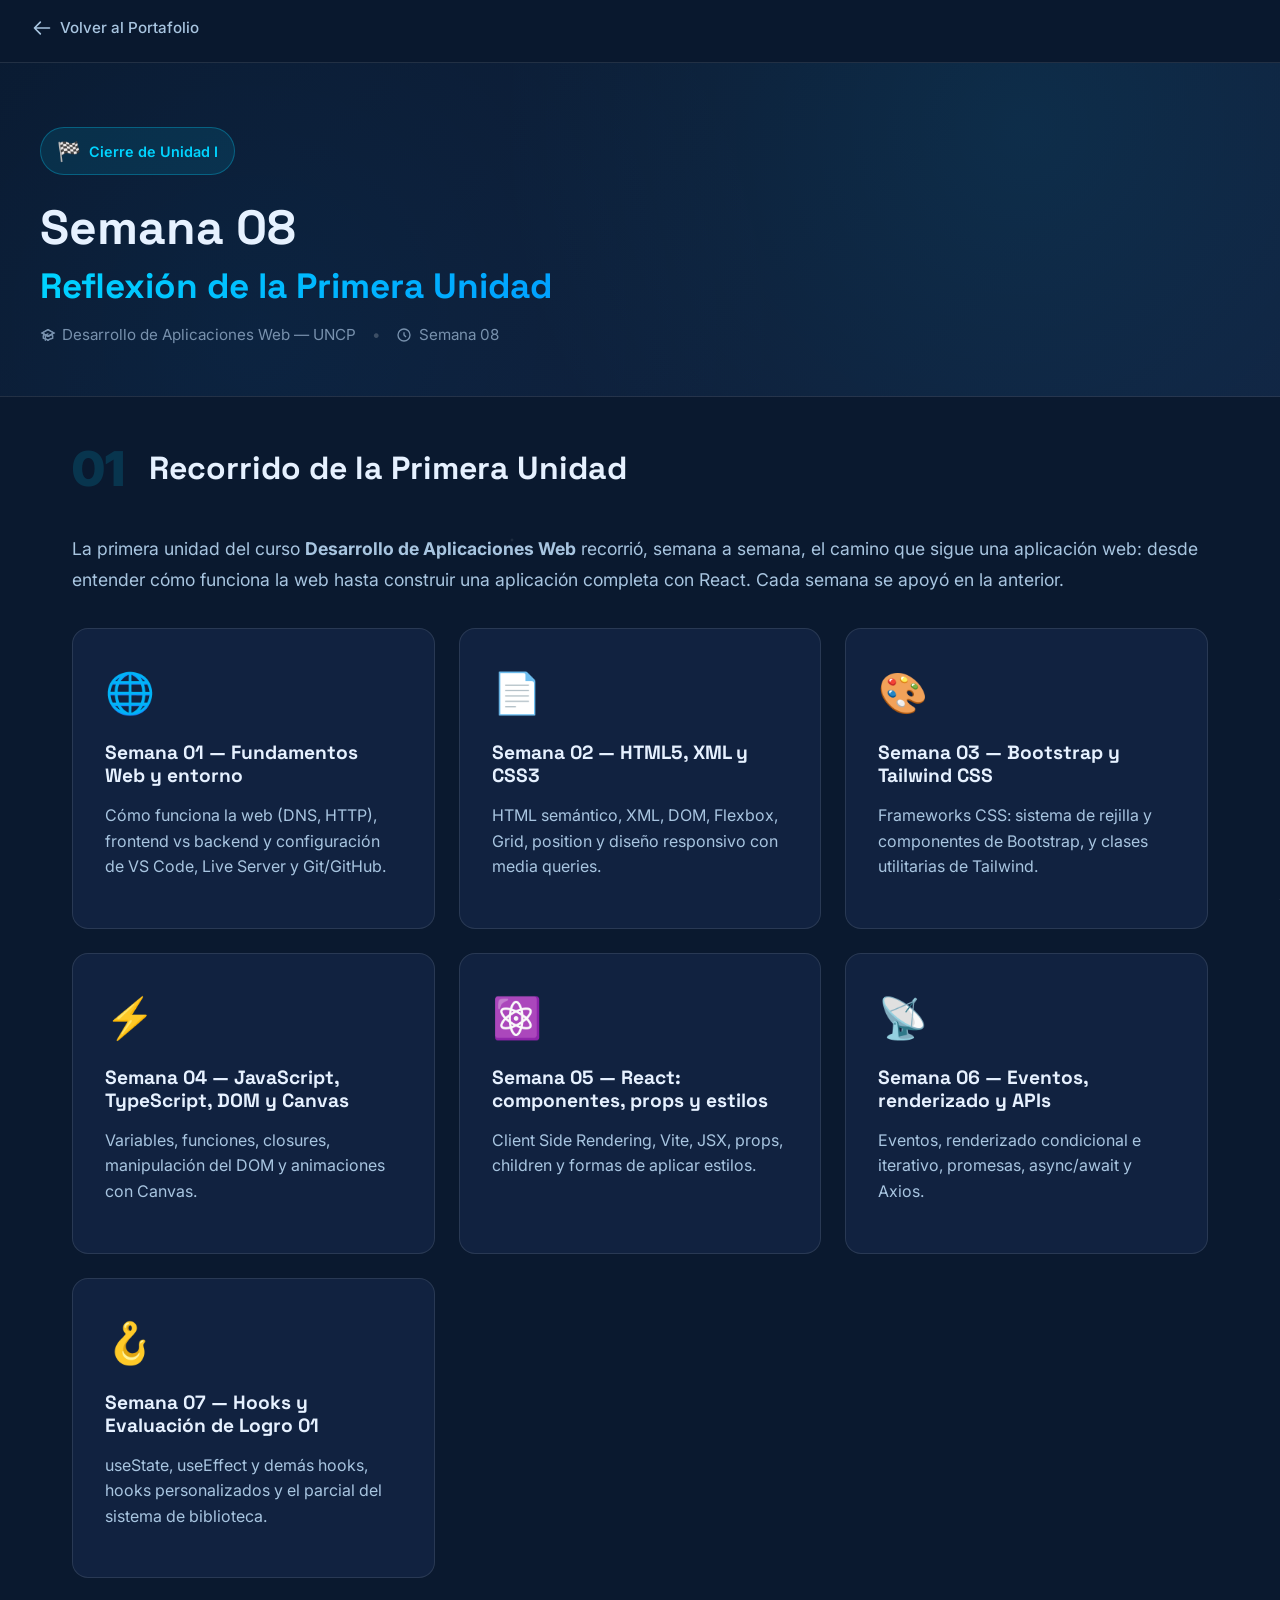
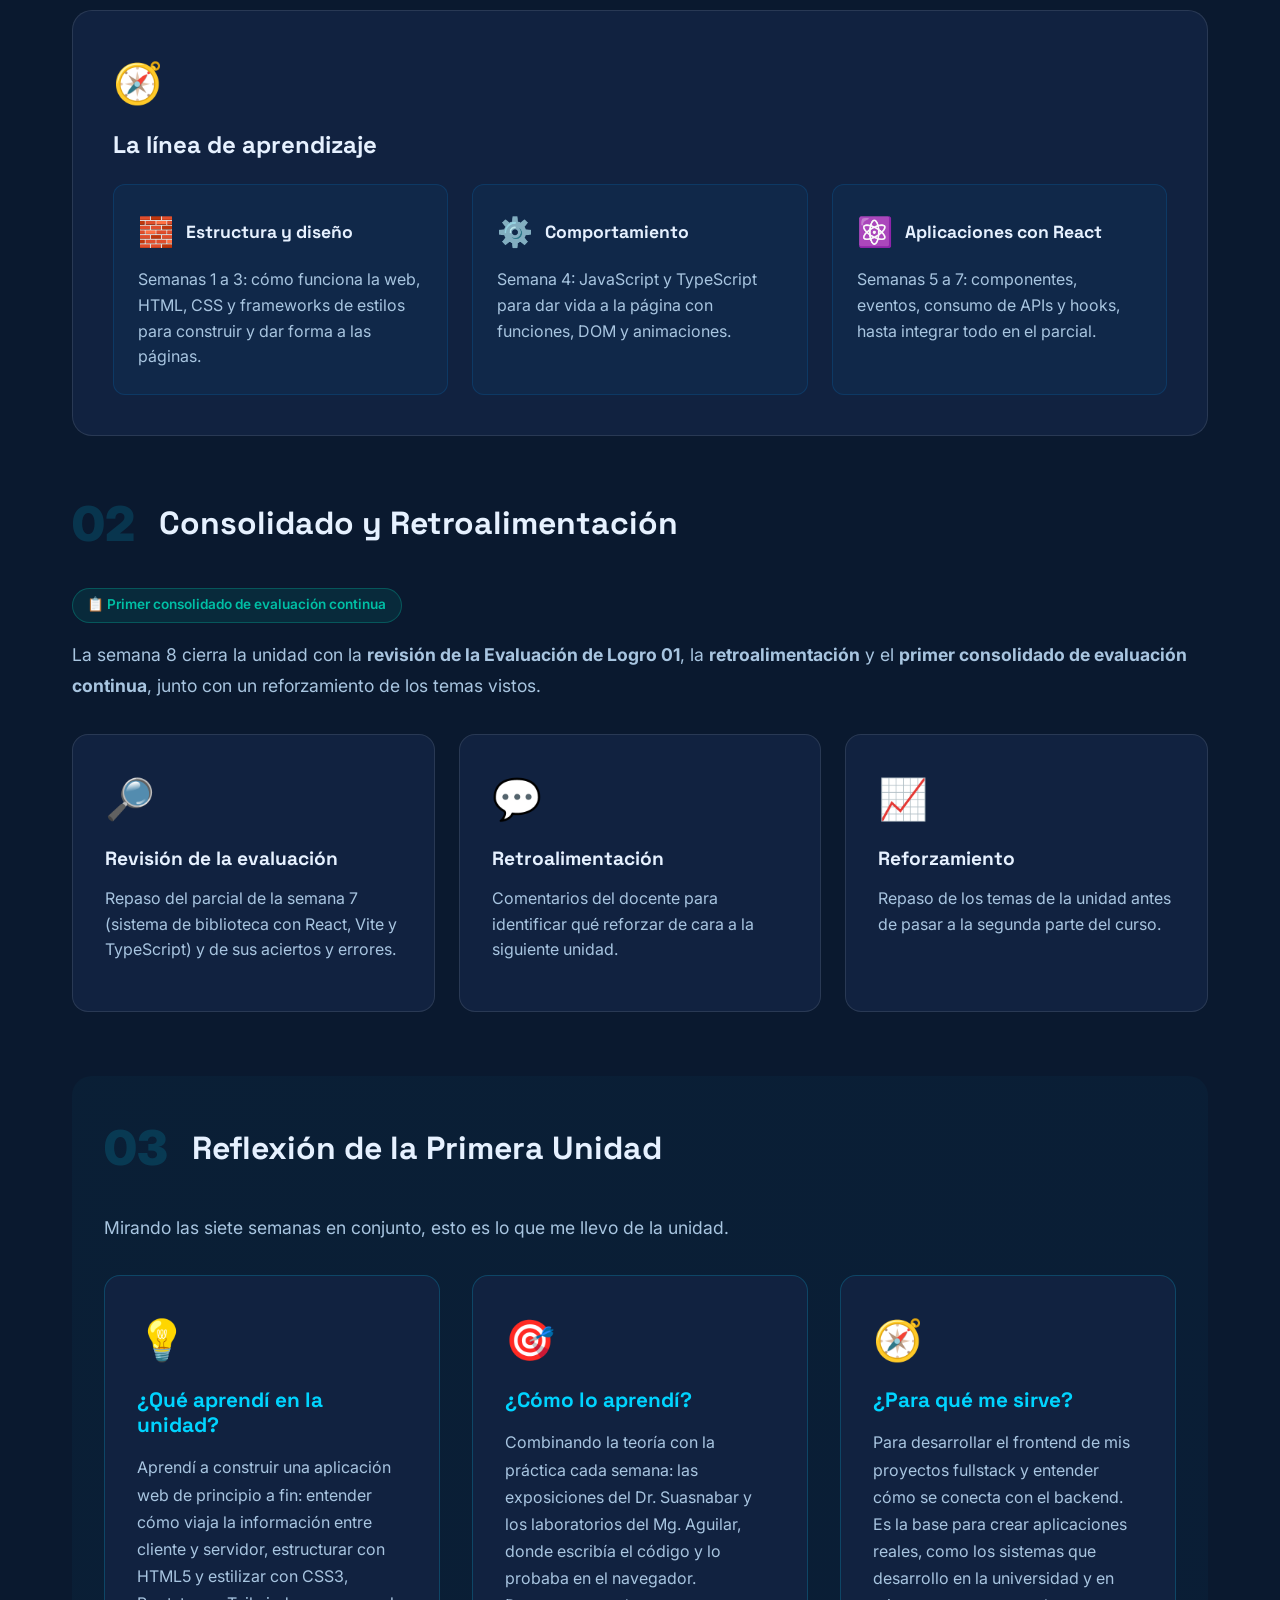
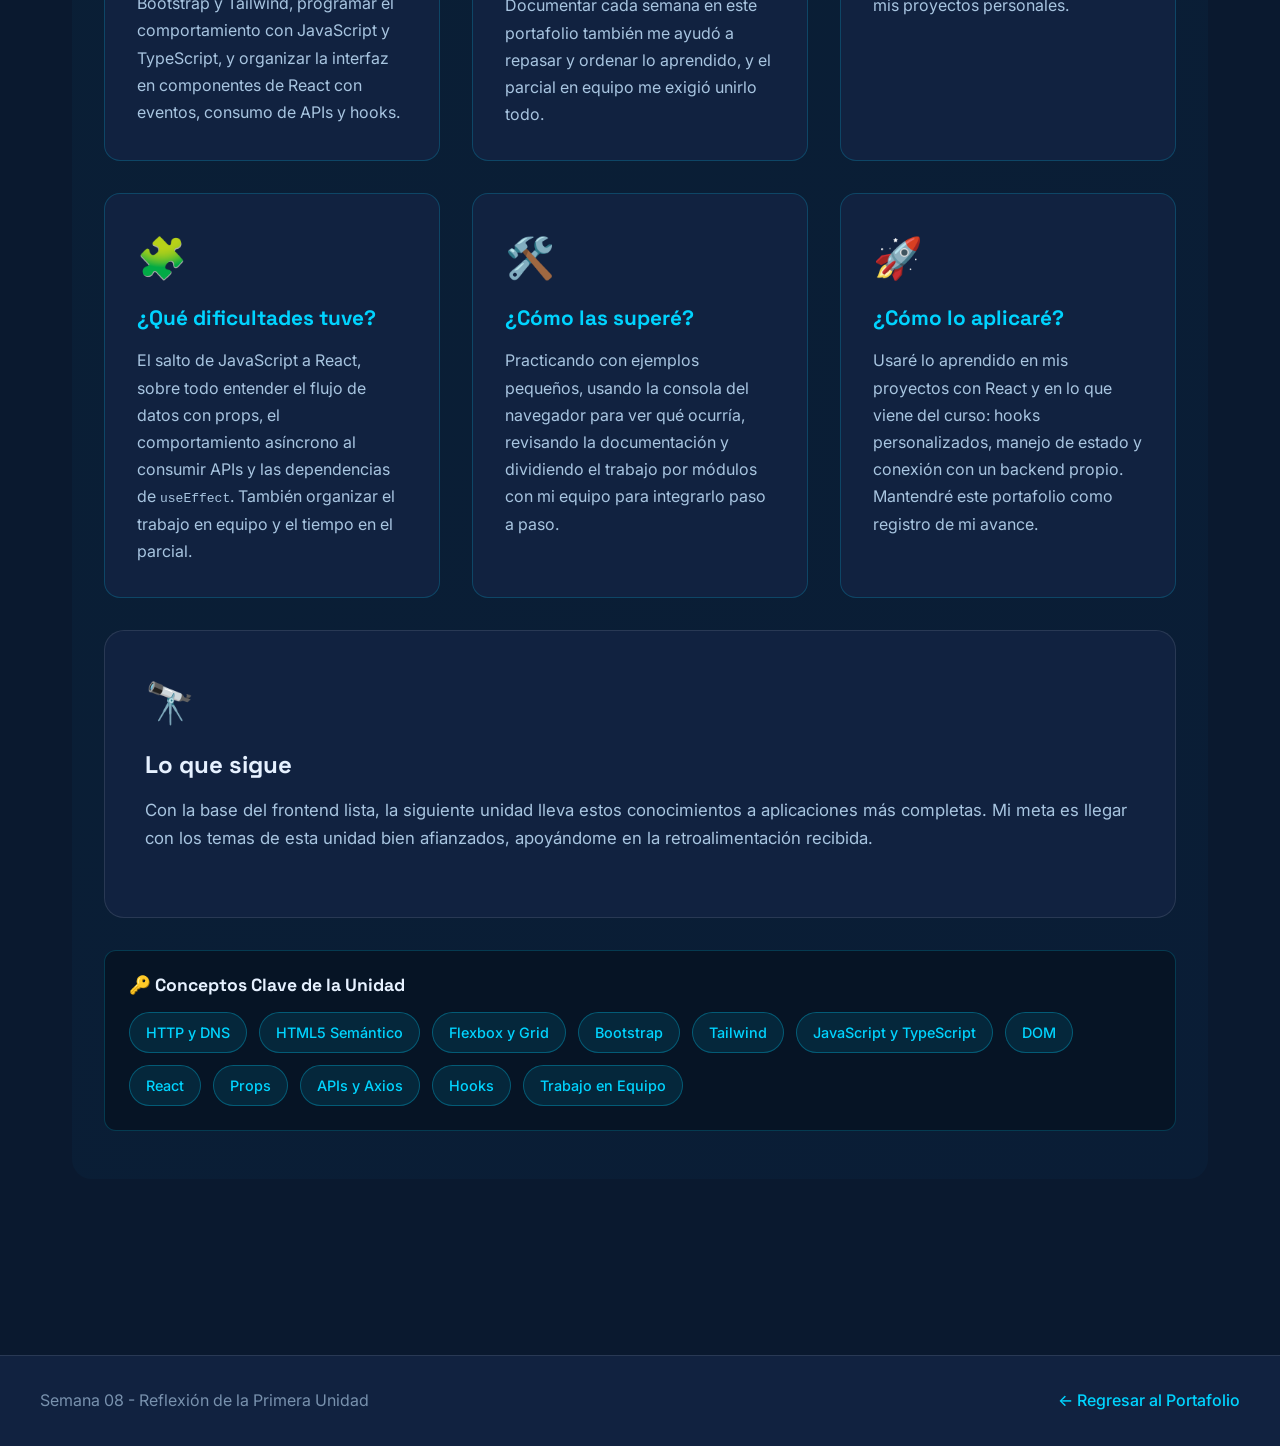
<file: semana-08/index.html>
<!doctype html>
<html lang="es">
  <head>
    <meta charset="UTF-8" />
    <meta name="viewport" content="width=device-width, initial-scale=1.0" />
    <title>Semana 08 - Reflexión de la Primera Unidad | Angel Tocas</title>
    <link rel="stylesheet" href="../styles.css" />
    <link rel="preconnect" href="https://fonts.googleapis.com" />
    <link rel="preconnect" href="https://fonts.gstatic.com" crossorigin />
    <link
      href="https://fonts.googleapis.com/css2?family=Space+Grotesk:wght@300;400;500;600;700&family=Inter:wght@300;400;500;600;700&display=swap"
      rel="stylesheet"
    />
    <style>
      /* Galería de evidencias */
      .evidence-grid {
        display: grid;
        grid-template-columns: repeat(auto-fit, minmax(260px, 1fr));
        gap: 1.5rem;
        margin-top: 1.5rem;
      }
      .evidence-card {
        background: var(--bg-tertiary);
        border: 1px solid rgba(0, 212, 255, 0.15);
        border-radius: 16px;
        overflow: hidden;
        margin: 0;
        transition: all var(--transition-normal);
      }
      .evidence-card:hover {
        transform: translateY(-5px);
        border-color: var(--accent-primary);
        box-shadow: var(--shadow-glow);
      }
      .evidence-card img {
        width: 100%;
        aspect-ratio: 16 / 10;
        object-fit: cover;
        object-position: top;
        background: rgba(0, 0, 0, 0.3);
      }
      .evidence-card figcaption {
        padding: 0.9rem 1.1rem;
        color: var(--text-secondary);
        font-size: 0.9rem;
      }
      .docente-tag {
        display: inline-block;
        margin-bottom: 1rem;
        padding: 0.35rem 0.9rem;
        background: rgba(0, 191, 165, 0.1);
        border: 1px solid rgba(0, 191, 165, 0.3);
        border-radius: 50px;
        color: var(--accent-teal);
        font-size: 0.85rem;
        font-weight: 600;
      }
      .video-wrap {
        position: relative;
        width: 100%;
        aspect-ratio: 16 / 9;
        border-radius: 16px;
        overflow: hidden;
        border: 1px solid rgba(0, 212, 255, 0.2);
        background: rgba(0, 0, 0, 0.4);
        margin-top: 1.5rem;
      }
      .video-wrap iframe {
        position: absolute;
        inset: 0;
        width: 100%;
        height: 100%;
        border: 0;
      }
      .link-row {
        display: flex;
        flex-wrap: wrap;
        gap: 0.75rem;
        margin-top: 1.25rem;
      }
      .link-btn {
        display: inline-block;
        padding: 0.7rem 1.4rem;
        border-radius: 50px;
        background: var(--gradient-main);
        color: white;
        font-weight: 600;
        font-size: 0.9rem;
        transition: all var(--transition-normal);
      }
      .link-btn:hover {
        transform: translateY(-2px);
        box-shadow: var(--shadow-glow);
      }
      .link-btn.ghost {
        background: transparent;
        border: 2px solid rgba(0, 212, 255, 0.4);
        color: var(--accent-primary);
      }
      .subgroup-title {
        font-size: 1.15rem;
        color: var(--text-primary);
        margin: 2rem 0 0.25rem;
      }
    </style>
  </head>
  <body class="week-body">
    <!-- Navegación de Regreso -->
    <nav class="week-nav">
      <a href="../index.html" class="back-link">
        <svg
          width="20"
          height="20"
          fill="none"
          stroke="currentColor"
          viewBox="0 0 24 24"
        >
          <path
            stroke-linecap="round"
            stroke-linejoin="round"
            stroke-width="2"
            d="M10 19l-7-7m0 0l7-7m-7 7h18"
          />
        </svg>
        Volver al Portafolio
      </a>
    </nav>

    <!-- Hero de la Semana -->
    <header class="week-hero">
      <div class="week-hero-content">
        <div class="week-badge">
          <span class="badge-icon">🏁</span>
          <span>Cierre de Unidad I</span>
        </div>
        <h1 class="week-title">
          Semana 08
          <span class="gradient-text">Reflexión de la Primera Unidad</span>
        </h1>
        <p class="week-meta">
          <span class="meta-item">
            <svg width="16" height="16" fill="currentColor" viewBox="0 0 24 24">
              <path d="M12 14l9-5-9-5-9 5 9 5z" />
              <path
                d="M12 14l6.16-3.422a12.083 12.083 0 01.665 6.479A11.952 11.952 0 0012 20.055a11.952 11.952 0 00-6.824-2.998 12.078 12.078 0 01.665-6.479L12 14z"
              />
              <path
                stroke-linecap="round"
                stroke-linejoin="round"
                stroke-width="2"
                d="M12 14l9-5-9-5-9 5 9 5zm0 0l6.16-3.422a12.083 12.083 0 01.665 6.479A11.952 11.952 0 0012 20.055a11.952 11.952 0 00-6.824-2.998 12.078 12.078 0 01.665-6.479L12 14zm-4 6v-7.5l4-2.222"
              />
            </svg>
            Desarrollo de Aplicaciones Web — UNCP
          </span>
          <span class="meta-divider">•</span>
          <span class="meta-item">
            <svg width="16" height="16" fill="currentColor" viewBox="0 0 24 24">
              <path d="M12 8v4l3 3m6-3a9 9 0 11-18 0 9 9 0 0118 0z" />
            </svg>
            Semana 08
          </span>
        </p>
      </div>
    </header>

    <div class="week-container">
      <!-- 1. RECORRIDO DE LA UNIDAD -->
      <section class="content-section">
        <div class="section-header">
          <span class="section-number">01</span>
          <h2>Recorrido de la Primera Unidad</h2>
        </div>

        <p class="section-intro">
          La primera unidad del curso
          <strong>Desarrollo de Aplicaciones Web</strong>
          recorrió, semana a semana, el camino que sigue una aplicación web:
          desde entender cómo funciona la web hasta construir una aplicación
          completa con React. Cada semana se apoyó en la anterior.
        </p>

        <div class="lab-grid">
          <a
            href="../semana-01/index.html"
            class="lab-card"
            style="display: block"
          >
            <div class="lab-icon">🌐</div>
            <h4>Semana 01 — Fundamentos Web y entorno</h4>
            <p>
              Cómo funciona la web (DNS, HTTP), frontend vs backend y
              configuración de VS Code, Live Server y Git/GitHub.
            </p>
          </a>
          <a
            href="../semana-02/index.html"
            class="lab-card"
            style="display: block"
          >
            <div class="lab-icon">📄</div>
            <h4>Semana 02 — HTML5, XML y CSS3</h4>
            <p>
              HTML semántico, XML, DOM, Flexbox, Grid, position y diseño
              responsivo con media queries.
            </p>
          </a>
          <a
            href="../semana-03/index.html"
            class="lab-card"
            style="display: block"
          >
            <div class="lab-icon">🎨</div>
            <h4>Semana 03 — Bootstrap y Tailwind CSS</h4>
            <p>
              Frameworks CSS: sistema de rejilla y componentes de Bootstrap, y
              clases utilitarias de Tailwind.
            </p>
          </a>
          <a
            href="../semana-04/index.html"
            class="lab-card"
            style="display: block"
          >
            <div class="lab-icon">⚡</div>
            <h4>Semana 04 — JavaScript, TypeScript, DOM y Canvas</h4>
            <p>
              Variables, funciones, closures, manipulación del DOM y animaciones
              con Canvas.
            </p>
          </a>
          <a
            href="../semana-05/index.html"
            class="lab-card"
            style="display: block"
          >
            <div class="lab-icon">⚛️</div>
            <h4>Semana 05 — React: componentes, props y estilos</h4>
            <p>
              Client Side Rendering, Vite, JSX, props, children y formas de
              aplicar estilos.
            </p>
          </a>
          <a
            href="../semana-06/index.html"
            class="lab-card"
            style="display: block"
          >
            <div class="lab-icon">📡</div>
            <h4>Semana 06 — Eventos, renderizado y APIs</h4>
            <p>
              Eventos, renderizado condicional e iterativo, promesas,
              async/await y Axios.
            </p>
          </a>
          <a
            href="../semana-07/index.html"
            class="lab-card"
            style="display: block"
          >
            <div class="lab-icon">🪝</div>
            <h4>Semana 07 — Hooks y Evaluación de Logro 01</h4>
            <p>
              useState, useEffect y demás hooks, hooks personalizados y el
              parcial del sistema de biblioteca.
            </p>
          </a>
        </div>

        <div class="topic-card" style="margin-top: 2rem">
          <div class="topic-icon">🧭</div>
          <h3>La línea de aprendizaje</h3>
          <div class="comparison-grid">
            <div class="comparison-item">
              <div class="comparison-header">
                <span class="comparison-emoji">🧱</span>
                <h4>Estructura y diseño</h4>
              </div>
              <p>
                Semanas 1 a 3: cómo funciona la web, HTML, CSS y frameworks de
                estilos para construir y dar forma a las páginas.
              </p>
            </div>
            <div class="comparison-item">
              <div class="comparison-header">
                <span class="comparison-emoji">⚙️</span>
                <h4>Comportamiento</h4>
              </div>
              <p>
                Semana 4: JavaScript y TypeScript para dar vida a la página con
                funciones, DOM y animaciones.
              </p>
            </div>
            <div class="comparison-item">
              <div class="comparison-header">
                <span class="comparison-emoji">⚛️</span>
                <h4>Aplicaciones con React</h4>
              </div>
              <p>
                Semanas 5 a 7: componentes, eventos, consumo de APIs y hooks,
                hasta integrar todo en el parcial.
              </p>
            </div>
          </div>
        </div>
      </section>

      <!-- 2. CONSOLIDADO -->
      <section class="content-section">
        <div class="section-header">
          <span class="section-number">02</span>
          <h2>Consolidado y Retroalimentación</h2>
        </div>
        <span class="docente-tag"
          >📋 Primer consolidado de evaluación continua</span
        >

        <p class="section-intro">
          La semana 8 cierra la unidad con la
          <strong>revisión de la Evaluación de Logro 01</strong>, la
          <strong>retroalimentación</strong> y el
          <strong>primer consolidado de evaluación continua</strong>, junto con
          un reforzamiento de los temas vistos.
        </p>

        <div class="lab-grid">
          <div class="lab-card">
            <div class="lab-icon">🔎</div>
            <h4>Revisión de la evaluación</h4>
            <p>
              Repaso del parcial de la semana 7 (sistema de biblioteca con
              React, Vite y TypeScript) y de sus aciertos y errores.
            </p>
          </div>
          <div class="lab-card">
            <div class="lab-icon">💬</div>
            <h4>Retroalimentación</h4>
            <p>
              Comentarios del docente para identificar qué reforzar de cara a la
              siguiente unidad.
            </p>
          </div>
          <div class="lab-card">
            <div class="lab-icon">📈</div>
            <h4>Reforzamiento</h4>
            <p>
              Repaso de los temas de la unidad antes de pasar a la segunda parte
              del curso.
            </p>
          </div>
        </div>
      </section>

      <!-- 3. REFLEXIÓN DE LA UNIDAD -->
      <section class="content-section reflection-section">
        <div class="section-header">
          <span class="section-number">03</span>
          <h2>Reflexión de la Primera Unidad</h2>
        </div>

        <p class="section-intro">
          Mirando las siete semanas en conjunto, esto es lo que me llevo de la
          unidad.
        </p>

        <div class="reflection-grid">
          <div class="reflection-card">
            <div class="reflection-icon">💡</div>
            <h3>¿Qué aprendí en la unidad?</h3>
            <p>
              Aprendí a construir una aplicación web de principio a fin:
              entender cómo viaja la información entre cliente y servidor,
              estructurar con HTML5 y estilizar con CSS3, Bootstrap y Tailwind,
              programar el comportamiento con JavaScript y TypeScript, y
              organizar la interfaz en componentes de React con eventos, consumo
              de APIs y hooks.
            </p>
          </div>

          <div class="reflection-card">
            <div class="reflection-icon">🎯</div>
            <h3>¿Cómo lo aprendí?</h3>
            <p>
              Combinando la teoría con la práctica cada semana: las exposiciones
              del Dr. Suasnabar y los laboratorios del Mg. Aguilar, donde
              escribía el código y lo probaba en el navegador. Documentar cada
              semana en este portafolio también me ayudó a repasar y ordenar lo
              aprendido, y el parcial en equipo me exigió unirlo todo.
            </p>
          </div>

          <div class="reflection-card">
            <div class="reflection-icon">🧭</div>
            <h3>¿Para qué me sirve?</h3>
            <p>
              Para desarrollar el frontend de mis proyectos fullstack y entender
              cómo se conecta con el backend. Es la base para crear aplicaciones
              reales, como los sistemas que desarrollo en la universidad y en
              mis proyectos personales.
            </p>
          </div>

          <div class="reflection-card">
            <div class="reflection-icon">🧩</div>
            <h3>¿Qué dificultades tuve?</h3>
            <p>
              El salto de JavaScript a React, sobre todo entender el flujo de
              datos con props, el comportamiento asíncrono al consumir APIs y
              las dependencias de <code>useEffect</code>. También organizar el
              trabajo en equipo y el tiempo en el parcial.
            </p>
          </div>

          <div class="reflection-card">
            <div class="reflection-icon">🛠️</div>
            <h3>¿Cómo las superé?</h3>
            <p>
              Practicando con ejemplos pequeños, usando la consola del navegador
              para ver qué ocurría, revisando la documentación y dividiendo el
              trabajo por módulos con mi equipo para integrarlo paso a paso.
            </p>
          </div>

          <div class="reflection-card">
            <div class="reflection-icon">🚀</div>
            <h3>¿Cómo lo aplicaré?</h3>
            <p>
              Usaré lo aprendido en mis proyectos con React y en lo que viene
              del curso: hooks personalizados, manejo de estado y conexión con
              un backend propio. Mantendré este portafolio como registro de mi
              avance.
            </p>
          </div>
        </div>

        <div class="topic-card" style="margin-top: 2rem">
          <div class="topic-icon">🔭</div>
          <h3>Lo que sigue</h3>
          <p class="topic-intro">
            Con la base del frontend lista, la siguiente unidad lleva estos
            conocimientos a aplicaciones más completas. Mi meta es llegar con
            los temas de esta unidad bien afianzados, apoyándome en la
            retroalimentación recibida.
          </p>
        </div>

        <div class="key-takeaways">
          <h4>🔑 Conceptos Clave de la Unidad</h4>
          <div class="takeaways-list">
            <span class="takeaway-tag">HTTP y DNS</span>
            <span class="takeaway-tag">HTML5 Semántico</span>
            <span class="takeaway-tag">Flexbox y Grid</span>
            <span class="takeaway-tag">Bootstrap</span>
            <span class="takeaway-tag">Tailwind</span>
            <span class="takeaway-tag">JavaScript y TypeScript</span>
            <span class="takeaway-tag">DOM</span>
            <span class="takeaway-tag">React</span>
            <span class="takeaway-tag">Props</span>
            <span class="takeaway-tag">APIs y Axios</span>
            <span class="takeaway-tag">Hooks</span>
            <span class="takeaway-tag">Trabajo en Equipo</span>
          </div>
        </div>
      </section>
    </div>

    <!-- Footer -->
    <footer class="week-footer">
      <div class="week-footer-content">
        <p>Semana 08 - Reflexión de la Primera Unidad</p>
        <a href="../index.html" class="footer-link">← Regresar al Portafolio</a>
      </div>
    </footer>
  </body>
</html>
</file>
<file: styles.css>
/* ==========================================================================
   VARIABLES GLOBALES - NIGHT OCEAN THEME
   ========================================================================== */
:root {
  /* Colores Base - Azul Noche Profundo */
  --bg-primary: #0a192f;
  --bg-secondary: #112240;
  --bg-tertiary: #1a2744;
  
  /* Gradientes - Océano y Cielo Nocturno */
  --gradient-main: linear-gradient(135deg, #00d4ff 0%, #0099ff 100%);
  --gradient-hero: linear-gradient(135deg, #00d4ff 0%, #0099ff 50%, #0066ff 100%);
  --gradient-accent: linear-gradient(90deg, #00d4ff 0%, #00f2fe 100%);
  --gradient-ocean: linear-gradient(135deg, #005f99 0%, #003d66 100%);
  
  /* Texto */
  --text-primary: #e6f1ff;
  --text-secondary: #a8c5e0;
  --text-muted: #7891ad;
  
  /* Acentos - Azules Vibrantes */
  --accent-primary: #00d4ff;      /* Cyan brillante */
  --accent-secondary: #0099ff;    /* Azul océano */
  --accent-tertiary: #0066ff;     /* Azul profundo */
  --accent-teal: #00bfa5;         /* Verde azulado */
  
  /* Sombras y efectos */
  --shadow-sm: 0 2px 8px rgba(0, 0, 0, 0.2);
  --shadow-md: 0 4px 16px rgba(0, 0, 0, 0.3);
  --shadow-lg: 0 10px 40px rgba(0, 0, 0, 0.4);
  --shadow-glow: 0 0 30px rgba(0, 212, 255, 0.3);
  --shadow-glow-strong: 0 0 40px rgba(0, 153, 255, 0.5);
  
  /* Transiciones */
  --transition-fast: 0.2s ease;
  --transition-normal: 0.3s ease;
  --transition-slow: 0.5s ease;
}

/* ==========================================================================
   RESET Y ESTILOS GLOBALES
   ========================================================================== */
* {
  margin: 0;
  padding: 0;
  box-sizing: border-box;
}

html {
  scroll-behavior: smooth;
  overflow-x: hidden;
}

/* Efecto de estrellas de fondo */
body::before {
  content: '';
  position: fixed;
  top: 0;
  left: 0;
  width: 100%;
  height: 100%;
  background-image: 
    radial-gradient(2px 2px at 20% 30%, rgba(255, 255, 255, 0.3), transparent),
    radial-gradient(2px 2px at 60% 70%, rgba(255, 255, 255, 0.2), transparent),
    radial-gradient(1px 1px at 50% 50%, rgba(255, 255, 255, 0.4), transparent),
    radial-gradient(1px 1px at 80% 10%, rgba(255, 255, 255, 0.3), transparent),
    radial-gradient(2px 2px at 90% 60%, rgba(0, 212, 255, 0.3), transparent),
    radial-gradient(1px 1px at 33% 80%, rgba(0, 212, 255, 0.2), transparent);
  background-size: 200% 200%;
  background-position: 0% 0%;
  opacity: 0.4;
  pointer-events: none;
  z-index: 0;
  animation: stars 120s linear infinite;
}

@keyframes stars {
  0% {
    background-position: 0% 0%;
  }
  100% {
    background-position: 100% 100%;
  }
}

body {
  font-family: 'Inter', -apple-system, BlinkMacSystemFont, 'Segoe UI', Roboto, sans-serif;
  background-color: var(--bg-primary);
  color: var(--text-primary);
  line-height: 1.6;
  overflow-x: hidden;
  position: relative;
}

h1, h2, h3, h4, h5, h6 {
  font-family: 'Space Grotesk', sans-serif;
  font-weight: 700;
  line-height: 1.2;
}

a {
  text-decoration: none;
  color: inherit;
  transition: var(--transition-fast);
}

img {
  max-width: 100%;
  height: auto;
  display: block;
}

/* Container global */
.container {
  max-width: 1200px;
  margin: 0 auto;
  padding: 0 2rem;
}

/* ==========================================================================
   NAVEGACIÓN FLOTANTE
   ========================================================================== */
.navbar {
  position: fixed;
  top: 0;
  left: 0;
  right: 0;
  z-index: 1000;
  background: rgba(10, 14, 39, 0.8);
  backdrop-filter: blur(10px);
  border-bottom: 1px solid rgba(255, 255, 255, 0.1);
  padding: 1rem 0;
}

.nav-content {
  max-width: 1200px;
  margin: 0 auto;
  padding: 0 2rem;
  display: flex;
  justify-content: space-between;
  align-items: center;
}

.nav-logo {
  font-size: 1.5rem;
  font-weight: 700;
  background: var(--gradient-main);
  -webkit-background-clip: text;
  -webkit-text-fill-color: transparent;
  background-clip: text;
}

.nav-links {
  display: flex;
  gap: 2rem;
  align-items: center;
}

.nav-links a {
  color: var(--text-secondary);
  font-size: 0.95rem;
  font-weight: 500;
  position: relative;
  transition: var(--transition-fast);
}

.nav-links a:hover {
  color: var(--text-primary);
}

.nav-links a::after {
  content: '';
  position: absolute;
  bottom: -4px;
  left: 0;
  width: 0;
  height: 2px;
  background: var(--gradient-main);
  transition: width var(--transition-fast);
}

.nav-links a:hover::after {
  width: 100%;
}

.nav-cta {
  padding: 0.5rem 1.5rem;
  background: var(--gradient-main);
  border-radius: 50px;
  color: white !important;
}

.nav-cta::after {
  display: none;
}

.nav-cta:hover {
  transform: translateY(-2px);
  box-shadow: var(--shadow-glow);
}

/* ==========================================================================
   HERO SECTION - PANTALLA COMPLETA
   ========================================================================== */
.hero-section {
  position: relative;
  min-height: 100vh;
  display: flex;
  align-items: center;
  justify-content: center;
  padding: 8rem 2rem 4rem;
  overflow: hidden;
}

.hero-overlay {
  position: absolute;
  top: 0;
  left: 0;
  right: 0;
  bottom: 0;
  background: 
    radial-gradient(circle at 20% 50%, rgba(0, 212, 255, 0.1) 0%, transparent 50%),
    radial-gradient(circle at 80% 80%, rgba(0, 153, 255, 0.1) 0%, transparent 50%),
    radial-gradient(circle at 40% 20%, rgba(0, 191, 165, 0.08) 0%, transparent 50%);
  z-index: 0;
}

.hero-content {
  max-width: 1200px;
  width: 100%;
  display: grid;
  grid-template-columns: 1fr 1fr;
  gap: 4rem;
  align-items: center;
  position: relative;
  z-index: 1;
}

.hero-greeting {
  font-size: 1.2rem;
  color: var(--accent-primary);
  font-weight: 600;
  display: block;
  margin-bottom: 1rem;
  animation: fadeInUp 0.8s ease;
}

.hero-title {
  font-size: 4rem;
  font-weight: 900;
  margin-bottom: 1.5rem;
  animation: fadeInUp 0.8s ease 0.2s backwards;
}

.gradient-text {
  background: var(--gradient-hero);
  -webkit-background-clip: text;
  -webkit-text-fill-color: transparent;
  background-clip: text;
}

.hero-description {
  font-size: 1.25rem;
  color: var(--text-secondary);
  margin-bottom: 2rem;
  line-height: 1.8;
  animation: fadeInUp 0.8s ease 0.4s backwards;
}

.hero-actions {
  display: flex;
  gap: 1rem;
  margin-bottom: 3rem;
  animation: fadeInUp 0.8s ease 0.6s backwards;
}

.btn-primary,
.btn-secondary {
  padding: 1rem 2rem;
  border-radius: 50px;
  font-weight: 600;
  font-size: 1rem;
  transition: all var(--transition-normal);
  display: inline-block;
}

.btn-primary {
  background: var(--gradient-main);
  color: white;
  box-shadow: var(--shadow-md);
}

.btn-primary:hover {
  transform: translateY(-3px);
  box-shadow: var(--shadow-glow);
}

.btn-secondary {
  background: transparent;
  color: var(--text-primary);
  border: 2px solid rgba(255, 255, 255, 0.2);
}

.btn-secondary:hover {
  border-color: var(--accent-primary);
  background: rgba(0, 212, 255, 0.1);
}

.social-links {
  display: flex;
  gap: 1.5rem;
  animation: fadeInUp 0.8s ease 0.8s backwards;
}

.social-link {
  width: 45px;
  height: 45px;
  display: flex;
  align-items: center;
  justify-content: center;
  border: 2px solid rgba(255, 255, 255, 0.1);
  border-radius: 50%;
  color: var(--text-secondary);
  transition: all var(--transition-normal);
}

.social-link:hover {
  border-color: var(--accent-primary);
  background: rgba(0, 212, 255, 0.1);
  color: var(--accent-primary);
  transform: translateY(-3px);
}

/* Imagen Hero */
.hero-image {
  position: relative;
  animation: fadeIn 1s ease 0.4s backwards;
}

.hero-photo {
  width: 100%;
  max-width: 450px;
  height: 450px;
  object-fit: cover;
  border-radius: 30px;
  position: relative;
  z-index: 2;
  box-shadow: var(--shadow-lg);
  transition: transform var(--transition-slow);
}

.hero-photo:hover {
  transform: scale(1.02);
}

.hero-photo-glow {
  position: absolute;
  top: 50%;
  left: 50%;
  transform: translate(-50%, -50%);
  width: 120%;
  height: 120%;
  background: var(--gradient-hero);
  border-radius: 30px;
  filter: blur(60px);
  opacity: 0.4;
  z-index: 1;
  animation: pulse 3s ease-in-out infinite;
}

/* Scroll Indicator */
.scroll-indicator {
  position: absolute;
  bottom: 2rem;
  left: 50%;
  transform: translateX(-50%);
  display: flex;
  flex-direction: column;
  align-items: center;
  gap: 0.5rem;
  color: var(--text-muted);
  font-size: 0.85rem;
  font-weight: 500;
  z-index: 1;
  animation: fadeIn 1s ease 1s backwards;
}

.scroll-line {
  width: 2px;
  height: 40px;
  background: linear-gradient(to bottom, var(--accent-primary), transparent);
  animation: scrollAnimation 2s ease-in-out infinite;
}

/* ==========================================================================
   SOBRE MÍ
   ========================================================================== */
.about-section {
  padding: 8rem 0;
  background: var(--bg-secondary);
}

.section-title {
  font-size: 2.5rem;
  margin-bottom: 4rem;
  display: flex;
  align-items: center;
  gap: 1rem;
}

.title-number {
  font-size: 1.5rem;
  color: var(--accent-primary);
  font-weight: 700;
}

.about-grid {
  display: grid;
  grid-template-columns: 1.2fr 1fr;
  gap: 4rem;
  align-items: start;
}

.about-text p {
  margin-bottom: 1.5rem;
  color: var(--text-secondary);
  font-size: 1.1rem;
  line-height: 1.8;
}

.about-text strong {
  color: var(--accent-primary);
  font-weight: 600;
}

.skills-tags {
  display: flex;
  flex-wrap: wrap;
  gap: 0.75rem;
  margin-top: 2rem;
}

.skill-tag {
  padding: 0.5rem 1rem;
  background: rgba(0, 212, 255, 0.1);
  border: 1px solid rgba(0, 212, 255, 0.3);
  border-radius: 50px;
  color: var(--accent-primary);
  font-size: 0.9rem;
  font-weight: 500;
  transition: all var(--transition-fast);
}

.skill-tag:hover {
  background: rgba(0, 212, 255, 0.2);
  transform: translateY(-2px);
  box-shadow: 0 5px 15px rgba(0, 212, 255, 0.2);
}

/* Imágenes de hobbies */
.about-images {
  display: grid;
  grid-template-columns: 1fr;
  gap: 1.5rem;
}

.hobby-card {
  position: relative;
  border-radius: 20px;
  overflow: hidden;
  aspect-ratio: 4/3;
  box-shadow: var(--shadow-md);
  transition: transform var(--transition-normal);
}

.hobby-card:hover {
  transform: translateY(-5px);
  box-shadow: var(--shadow-lg);
}

.hobby-img {
  width: 100%;
  height: 100%;
  object-fit: cover;
  transition: transform var(--transition-slow);
}

.hobby-card:hover .hobby-img {
  transform: scale(1.05);
}

.hobby-label {
  position: absolute;
  bottom: 0;
  left: 0;
  right: 0;
  padding: 1.5rem;
  background: linear-gradient(to top, rgba(0, 0, 0, 0.8), transparent);
  backdrop-filter: blur(5px);
}

.hobby-label span {
  font-size: 1.1rem;
  font-weight: 600;
  color: white;
}

/* ==========================================================================
   PROYECTOS
   ========================================================================== */
.projects-section {
  padding: 8rem 0;
  background: var(--bg-primary);
}

.section-subtitle {
  color: var(--text-muted);
  font-size: 1.1rem;
  margin-bottom: 3rem;
  text-align: center;
}

.projects-grid {
  display: grid;
  grid-template-columns: repeat(auto-fit, minmax(400px, 1fr));
  gap: 2rem;
}

.project-card-modern {
  background: var(--bg-secondary);
  border: 1px solid rgba(255, 255, 255, 0.1);
  border-radius: 20px;
  overflow: hidden;
  transition: all var(--transition-normal);
  display: block;
}

.project-card-modern:hover {
  transform: translateY(-8px);
  border-color: var(--accent-primary);
  box-shadow: var(--shadow-glow);
}

.project-image-placeholder {
  width: 100%;
  height: 200px;
  background: linear-gradient(135deg, rgba(0, 212, 255, 0.2), rgba(0, 153, 255, 0.3));
  display: flex;
  align-items: center;
  justify-content: center;
  position: relative;
  overflow: hidden;
}

.project-image-placeholder::before {
  content: '';
  position: absolute;
  top: 0;
  left: -100%;
  width: 100%;
  height: 100%;
  background: linear-gradient(90deg, transparent, rgba(255, 255, 255, 0.1), transparent);
  transition: left 0.5s ease;
}

.project-card-modern:hover .project-image-placeholder::before {
  left: 100%;
}

.project-tech-overlay {
  display: flex;
  gap: 0.5rem;
  flex-wrap: wrap;
  padding: 1rem;
}

.project-tech-overlay span {
  padding: 0.25rem 0.75rem;
  background: rgba(0, 0, 0, 0.5);
  backdrop-filter: blur(10px);
  border-radius: 50px;
  font-size: 0.85rem;
  font-weight: 500;
  color: white;
}

.project-content {
  padding: 2rem;
}

.project-header {
  display: flex;
  justify-content: space-between;
  align-items: start;
  margin-bottom: 1rem;
}

.project-header h3 {
  font-size: 1.4rem;
  color: var(--text-primary);
  transition: color var(--transition-fast);
}

.project-card-modern:hover .project-header h3 {
  color: var(--accent-primary);
}

.project-header svg {
  color: var(--text-muted);
  transition: all var(--transition-fast);
}

.project-card-modern:hover .project-header svg {
  color: var(--accent-primary);
  transform: translate(3px, -3px);
}

.project-content p {
  color: var(--text-secondary);
  line-height: 1.6;
}

/* ==========================================================================
   EDUCACIÓN - TIMELINE
   ========================================================================== */
.education-section {
  padding: 8rem 0;
  background: var(--bg-secondary);
}

.education-timeline {
  position: relative;
  padding-left: 3rem;
}

.education-timeline::before {
  content: '';
  position: absolute;
  left: 0;
  top: 0;
  bottom: 0;
  width: 2px;
  background: linear-gradient(to bottom, var(--accent-primary), var(--accent-secondary));
}

.timeline-item {
  position: relative;
  margin-bottom: 3rem;
}

.timeline-marker {
  position: absolute;
  left: -3.5rem;
  top: 0.5rem;
  width: 16px;
  height: 16px;
  background: var(--accent-primary);
  border: 3px solid var(--bg-secondary);
  border-radius: 50%;
  box-shadow: 0 0 0 4px rgba(0, 212, 255, 0.2);
}

.timeline-content h3 {
  font-size: 1.3rem;
  margin-bottom: 0.5rem;
  color: var(--text-primary);
}

.timeline-subtitle {
  color: var(--text-muted);
  font-size: 1rem;
}

/* ==========================================================================
   SEMANAS - GRILLA MODERNA
   ========================================================================== */
.weeks-section {
  padding: 8rem 0;
  background: var(--bg-primary);
}

.weeks-grid {
  display: grid;
  grid-template-columns: repeat(auto-fill, minmax(280px, 1fr));
  gap: 1.5rem;
}

.week-card {
  background: var(--bg-secondary);
  border: 1px solid rgba(255, 255, 255, 0.1);
  border-radius: 16px;
  padding: 2rem;
  position: relative;
  overflow: hidden;
  transition: all var(--transition-normal);
  display: block;
}

.week-card::before {
  content: '';
  position: absolute;
  top: 0;
  left: 0;
  width: 100%;
  height: 4px;
  background: var(--gradient-main);
  transform: scaleX(0);
  transform-origin: left;
  transition: transform var(--transition-normal);
}

.week-card:hover::before {
  transform: scaleX(1);
}

.week-card:hover {
  transform: translateY(-5px);
  border-color: rgba(0, 212, 255, 0.5);
  box-shadow: var(--shadow-glow);
}

.week-number {
  font-size: 3rem;
  font-weight: 900;
  color: rgba(0, 212, 255, 0.15);
  line-height: 1;
  margin-bottom: 1rem;
}

.week-card h3 {
  font-size: 1.2rem;
  margin-bottom: 0.75rem;
  color: var(--text-primary);
}

.week-card p {
  color: var(--text-muted);
  font-size: 0.95rem;
  margin-bottom: 1rem;
}

.week-arrow {
  color: var(--accent-primary);
  font-size: 1.5rem;
  transition: transform var(--transition-fast);
  display: inline-block;
}

.week-card:hover .week-arrow {
  transform: translateX(5px);
}

/* ==========================================================================
   CONTACTO
   ========================================================================== */
.contact-section {
  padding: 8rem 0;
  background: var(--bg-secondary);
  text-align: center;
}

.contact-content {
  max-width: 600px;
  margin: 0 auto;
}

.contact-text {
  font-size: 1.2rem;
  color: var(--text-secondary);
  margin-bottom: 2rem;
  line-height: 1.8;
}

.btn-contact {
  display: inline-block;
  padding: 1.25rem 3rem;
  background: var(--gradient-main);
  color: white;
  font-weight: 600;
  font-size: 1.1rem;
  border-radius: 50px;
  transition: all var(--transition-normal);
  box-shadow: var(--shadow-md);
}

.btn-contact:hover {
  transform: translateY(-3px);
  box-shadow: var(--shadow-glow);
}

/* ==========================================================================
   FOOTER
   ========================================================================== */
.footer {
  padding: 2rem;
  text-align: center;
  background: var(--bg-primary);
  border-top: 1px solid rgba(255, 255, 255, 0.1);
  color: var(--text-muted);
  font-size: 0.9rem;
}

/* ==========================================================================
   ANIMACIONES
   ========================================================================== */
@keyframes fadeInUp {
  from {
    opacity: 0;
    transform: translateY(30px);
  }
  to {
    opacity: 1;
    transform: translateY(0);
  }
}

@keyframes fadeIn {
  from {
    opacity: 0;
  }
  to {
    opacity: 1;
  }
}

@keyframes pulse {
  0%, 100% {
    opacity: 0.4;
    transform: translate(-50%, -50%) scale(1);
  }
  50% {
    opacity: 0.6;
    transform: translate(-50%, -50%) scale(1.05);
  }
}

@keyframes scrollAnimation {
  0%, 100% {
    transform: translateY(0);
    opacity: 0;
  }
  50% {
    opacity: 1;
  }
}

/* ==========================================================================
   RESPONSIVE DESIGN
   ========================================================================== */
@media (max-width: 1024px) {
  .hero-content {
    grid-template-columns: 1fr;
    text-align: center;
  }

  .hero-image {
    order: -1;
    display: flex;
    justify-content: center;
  }

  .hero-photo {
    max-width: 350px;
    height: 350px;
  }

  .hero-actions {
    justify-content: center;
  }

  .social-links {
    justify-content: center;
  }

  .about-grid {
    grid-template-columns: 1fr;
  }

  .projects-grid {
    grid-template-columns: 1fr;
  }
}

@media (max-width: 768px) {
  .nav-links {
    gap: 1rem;
  }

  .nav-links a {
    font-size: 0.85rem;
  }

  .hero-title {
    font-size: 2.5rem;
  }

  .hero-description {
    font-size: 1.1rem;
  }

  .section-title {
    font-size: 2rem;
  }

  .weeks-grid {
    grid-template-columns: 1fr;
  }

  .container {
    padding: 0 1.5rem;
  }
}

@media (max-width: 480px) {
  .hero-title {
    font-size: 2rem;
  }

  .nav-content {
    padding: 0 1rem;
  }

  .nav-links a:not(.nav-cta) {
    display: none;
  }

  .btn-primary,
  .btn-secondary {
    padding: 0.875rem 1.5rem;
    font-size: 0.95rem;
  }
}


/* ==========================================================================
   ESTILOS PARA PÁGINAS DE SEMANAS
   ========================================================================== */

/* Body específico para semanas */
.week-body {
  background: var(--bg-primary);
  padding-top: 0;
}

/* Navegación de regreso */
.week-nav {
  position: sticky;
  top: 0;
  z-index: 100;
  background: rgba(10, 25, 47, 0.95);
  backdrop-filter: blur(10px);
  border-bottom: 1px solid rgba(255, 255, 255, 0.1);
  padding: 1rem 0;
}

.back-link {
  max-width: 1200px;
  margin: 0 auto;
  padding: 0 2rem;
  display: inline-flex;
  align-items: center;
  gap: 0.5rem;
  color: var(--text-secondary);
  font-weight: 500;
  font-size: 0.95rem;
  transition: all var(--transition-fast);
}

.back-link:hover {
  color: var(--accent-primary);
  gap: 0.75rem;
}

.back-link svg {
  transition: transform var(--transition-fast);
}

.back-link:hover svg {
  transform: translateX(-3px);
}

/* Hero de la semana */
.week-hero {
  background: linear-gradient(135deg, var(--bg-primary) 0%, var(--bg-secondary) 100%);
  padding: 4rem 2rem 3rem;
  border-bottom: 1px solid rgba(255, 255, 255, 0.1);
  position: relative;
  overflow: hidden;
}

.week-hero::before {
  content: '';
  position: absolute;
  top: 0;
  left: 0;
  right: 0;
  bottom: 0;
  background: 
    radial-gradient(circle at 80% 20%, rgba(0, 212, 255, 0.08) 0%, transparent 50%),
    radial-gradient(circle at 20% 80%, rgba(0, 153, 255, 0.06) 0%, transparent 50%);
  pointer-events: none;
}

.week-hero-content {
  max-width: 1200px;
  margin: 0 auto;
  position: relative;
  z-index: 1;
}

.week-badge {
  display: inline-flex;
  align-items: center;
  gap: 0.5rem;
  background: rgba(0, 212, 255, 0.1);
  border: 1px solid rgba(0, 212, 255, 0.3);
  padding: 0.5rem 1rem;
  border-radius: 50px;
  color: var(--accent-primary);
  font-size: 0.9rem;
  font-weight: 600;
  margin-bottom: 1.5rem;
}

.badge-icon {
  font-size: 1.2rem;
}

.week-title {
  font-size: 3rem;
  font-weight: 900;
  margin-bottom: 1rem;
  line-height: 1.2;
}

.week-title .gradient-text {
  display: block;
  margin-top: 0.5rem;
  font-size: 2.2rem;
}

.week-meta {
  display: flex;
  align-items: center;
  gap: 1rem;
  color: var(--text-muted);
  font-size: 0.95rem;
}

.meta-item {
  display: flex;
  align-items: center;
  gap: 0.4rem;
}

.meta-item svg {
  width: 16px;
  height: 16px;
  stroke: currentColor;
  fill: none;
  stroke-width: 2;
}

.meta-divider {
  color: rgba(255, 255, 255, 0.2);
}

/* Container del contenido */
.week-container {
  max-width: 1200px;
  margin: 0 auto;
  padding: 3rem 2rem;
}

/* Secciones de contenido */
.content-section {
  margin-bottom: 4rem;
}

.section-header {
  display: flex;
  align-items: center;
  gap: 1.5rem;
  margin-bottom: 2.5rem;
}

.section-number {
  font-size: 3rem;
  font-weight: 900;
  color: rgba(0, 212, 255, 0.15);
  line-height: 1;
}

.section-header h2 {
  font-size: 2rem;
  margin: 0;
  border: none;
  padding: 0;
}

.section-intro {
  font-size: 1.1rem;
  color: var(--text-secondary);
  margin-bottom: 2rem;
  line-height: 1.8;
}

/* Topic Cards */
.topic-card {
  background: var(--bg-secondary);
  border: 1px solid rgba(255, 255, 255, 0.1);
  border-radius: 20px;
  padding: 2.5rem;
  margin-bottom: 2rem;
  transition: all var(--transition-normal);
}

.topic-card:hover {
  border-color: rgba(0, 212, 255, 0.3);
  box-shadow: var(--shadow-glow);
}

.topic-icon {
  font-size: 2.5rem;
  margin-bottom: 1rem;
  display: inline-block;
}

.topic-card h3 {
  font-size: 1.5rem;
  margin-bottom: 1rem;
  color: var(--text-primary);
}

.topic-intro {
  font-size: 1.05rem;
  color: var(--text-secondary);
  margin-bottom: 1.5rem;
  line-height: 1.7;
}

.topic-intro strong {
  color: var(--accent-primary);
}

/* Concept List */
.concept-list {
  list-style: none;
  padding: 0;
  margin: 0;
  display: flex;
  flex-direction: column;
  gap: 1.5rem;
}

.concept-list li {
  display: flex;
  gap: 1rem;
  align-items: start;
  background: rgba(0, 212, 255, 0.05);
  padding: 1.25rem;
  border-radius: 12px;
  border: 1px solid rgba(0, 212, 255, 0.1);
  transition: all var(--transition-fast);
}

.concept-list li:hover {
  background: rgba(0, 212, 255, 0.08);
  border-color: rgba(0, 212, 255, 0.2);
  transform: translateX(5px);
}

.concept-icon {
  font-size: 1.5rem;
  flex-shrink: 0;
}

.concept-content strong {
  display: block;
  color: var(--accent-primary);
  font-size: 1.05rem;
  margin-bottom: 0.4rem;
}

.concept-content p {
  color: var(--text-secondary);
  margin: 0;
  line-height: 1.6;
}

.concept-content code {
  background: rgba(0, 0, 0, 0.3);
  padding: 0.2rem 0.5rem;
  border-radius: 4px;
  font-size: 0.9rem;
  color: var(--accent-primary);
}

/* Comparison Grid */
.comparison-grid {
  display: grid;
  grid-template-columns: repeat(auto-fit, minmax(250px, 1fr));
  gap: 1.5rem;
  margin-top: 1.5rem;
}

.comparison-item {
  background: rgba(0, 153, 255, 0.05);
  border: 1px solid rgba(0, 153, 255, 0.15);
  border-radius: 12px;
  padding: 1.5rem;
  transition: all var(--transition-normal);
}

.comparison-item:hover {
  transform: translateY(-5px);
  border-color: rgba(0, 153, 255, 0.4);
  box-shadow: 0 10px 30px rgba(0, 153, 255, 0.15);
}

.comparison-header {
  display: flex;
  align-items: center;
  gap: 0.75rem;
  margin-bottom: 0.75rem;
}

.comparison-emoji {
  font-size: 1.8rem;
}

.comparison-item h4 {
  font-size: 1.1rem;
  margin: 0;
  color: var(--text-primary);
}

.comparison-item p {
  color: var(--text-secondary);
  margin: 0;
  line-height: 1.6;
}

.comparison-item code {
  background: rgba(0, 0, 0, 0.3);
  padding: 0.2rem 0.5rem;
  border-radius: 4px;
  font-size: 0.85rem;
  color: var(--accent-primary);
}

/* Layers Container */
.layers-container {
  display: grid;
  grid-template-columns: repeat(auto-fit, minmax(280px, 1fr));
  gap: 1.5rem;
  margin: 1.5rem 0;
}

.layer-box {
  background: var(--bg-tertiary);
  border: 2px solid rgba(0, 212, 255, 0.2);
  border-radius: 16px;
  padding: 2rem;
  text-align: center;
  transition: all var(--transition-normal);
}

.layer-box:hover {
  transform: translateY(-5px);
  border-color: var(--accent-primary);
  box-shadow: 0 10px 30px rgba(0, 212, 255, 0.2);
}

.layer-box.frontend {
  border-color: rgba(0, 212, 255, 0.3);
}

.layer-box.backend {
  border-color: rgba(0, 153, 255, 0.3);
}

.layer-box h4 {
  font-size: 1.4rem;
  margin: 0 0 0.5rem 0;
  color: var(--accent-primary);
}

.layer-box p {
  color: var(--text-muted);
  margin: 0 0 1rem 0;
}

.tech-tags {
  display: flex;
  flex-wrap: wrap;
  gap: 0.5rem;
  justify-content: center;
}

.tech-tags span {
  background: rgba(0, 212, 255, 0.1);
  border: 1px solid rgba(0, 212, 255, 0.2);
  padding: 0.4rem 0.8rem;
  border-radius: 50px;
  font-size: 0.85rem;
  color: var(--accent-primary);
  font-weight: 500;
}

.standards-note {
  display: flex;
  align-items: center;
  gap: 0.75rem;
  background: rgba(0, 191, 165, 0.1);
  border-left: 3px solid var(--accent-teal);
  padding: 1rem 1.25rem;
  border-radius: 8px;
  margin-top: 1.5rem;
  color: var(--text-secondary);
}

.standards-note svg {
  flex-shrink: 0;
  stroke: var(--accent-teal);
  fill: none;
  stroke-width: 2;
}

.standards-note strong {
  color: var(--accent-teal);
}

/* Lab Grid */
.lab-grid {
  display: grid;
  grid-template-columns: repeat(auto-fit, minmax(280px, 1fr));
  gap: 1.5rem;
}

.lab-card {
  background: var(--bg-secondary);
  border: 1px solid rgba(255, 255, 255, 0.1);
  border-radius: 16px;
  padding: 2rem;
  transition: all var(--transition-normal);
}

.lab-card:hover {
  transform: translateY(-5px);
  border-color: rgba(0, 212, 255, 0.4);
  box-shadow: var(--shadow-glow);
}

.lab-icon {
  font-size: 2.5rem;
  margin-bottom: 1rem;
}

.lab-card h4 {
  font-size: 1.2rem;
  margin: 0 0 1rem 0;
  color: var(--text-primary);
}

.lab-card p {
  color: var(--text-secondary);
  margin-bottom: 1rem;
  line-height: 1.6;
}

.extension-list {
  list-style: none;
  padding: 0;
  margin: 1rem 0 0 0;
}

.extension-list li {
  color: var(--accent-primary);
  padding: 0.4rem 0;
  font-weight: 500;
}

.shortcut-list {
  display: flex;
  flex-direction: column;
  gap: 0.75rem;
}

.shortcut-item {
  display: flex;
  flex-direction: column;
  gap: 0.3rem;
  background: rgba(0, 0, 0, 0.3);
  padding: 0.75rem;
  border-radius: 8px;
  border: 1px solid rgba(255, 255, 255, 0.05);
}

.shortcut-item code {
  background: rgba(0, 212, 255, 0.15);
  color: var(--accent-primary);
  padding: 0.3rem 0.6rem;
  border-radius: 6px;
  font-weight: 600;
  font-size: 0.9rem;
  align-self: flex-start;
}

.shortcut-item span {
  color: var(--text-muted);
  font-size: 0.9rem;
}

.code-snippet {
  background: rgba(0, 0, 0, 0.4);
  border: 1px solid rgba(0, 212, 255, 0.2);
  border-radius: 8px;
  padding: 1rem;
  margin-top: 1rem;
  font-family: 'Courier New', monospace;
}

.code-snippet code {
  color: var(--accent-primary);
  font-size: 0.9rem;
  line-height: 1.6;
}

.git-commands {
  display: flex;
  flex-direction: column;
  gap: 0.5rem;
  margin-top: 1rem;
}

.git-commands code {
  background: rgba(0, 0, 0, 0.4);
  border-left: 3px solid var(--accent-primary);
  padding: 0.5rem 0.75rem;
  border-radius: 4px;
  color: var(--accent-primary);
  font-size: 0.9rem;
  font-family: 'Courier New', monospace;
}

/* Reflection Section */
.reflection-section {
  background: linear-gradient(135deg, rgba(0, 212, 255, 0.03) 0%, rgba(0, 153, 255, 0.03) 100%);
  border-radius: 20px;
  padding: 3rem 2rem;
}

.reflection-grid {
  display: grid;
  grid-template-columns: repeat(auto-fit, minmax(300px, 1fr));
  gap: 2rem;
  margin-bottom: 2rem;
}

.reflection-card {
  background: var(--bg-secondary);
  border: 1px solid rgba(0, 212, 255, 0.2);
  border-radius: 16px;
  padding: 2rem;
  transition: all var(--transition-normal);
}

.reflection-card:hover {
  transform: translateY(-5px);
  border-color: var(--accent-primary);
  box-shadow: var(--shadow-glow);
}

.reflection-icon {
  font-size: 2.5rem;
  margin-bottom: 1rem;
}

.reflection-card h3 {
  font-size: 1.3rem;
  margin: 0 0 1rem 0;
  color: var(--accent-primary);
}

.reflection-card p {
  color: var(--text-secondary);
  line-height: 1.7;
  margin: 0;
}

.key-takeaways {
  background: rgba(0, 0, 0, 0.3);
  border: 1px solid rgba(0, 212, 255, 0.2);
  border-radius: 12px;
  padding: 1.5rem;
}

.key-takeaways h4 {
  font-size: 1.1rem;
  margin: 0 0 1rem 0;
  color: var(--text-primary);
}

.takeaways-list {
  display: flex;
  flex-wrap: wrap;
  gap: 0.75rem;
}

.takeaway-tag {
  background: rgba(0, 212, 255, 0.1);
  border: 1px solid rgba(0, 212, 255, 0.3);
  padding: 0.5rem 1rem;
  border-radius: 50px;
  color: var(--accent-primary);
  font-size: 0.9rem;
  font-weight: 500;
  transition: all var(--transition-fast);
}

.takeaway-tag:hover {
  background: rgba(0, 212, 255, 0.2);
  transform: translateY(-2px);
}

/* Footer de la semana */
.week-footer {
  background: var(--bg-secondary);
  border-top: 1px solid rgba(255, 255, 255, 0.1);
  padding: 2rem;
  margin-top: 4rem;
}

.week-footer-content {
  max-width: 1200px;
  margin: 0 auto;
  display: flex;
  justify-content: space-between;
  align-items: center;
  flex-wrap: wrap;
  gap: 1rem;
}

.week-footer p {
  color: var(--text-muted);
  margin: 0;
}

.footer-link {
  color: var(--accent-primary);
  font-weight: 500;
  transition: all var(--transition-fast);
}

.footer-link:hover {
  color: var(--accent-secondary);
  gap: 0.5rem;
}

/* Responsive para semanas */
@media (max-width: 768px) {
  .week-title {
    font-size: 2rem;
  }

  .week-title .gradient-text {
    font-size: 1.5rem;
  }

  .section-number {
    font-size: 2rem;
  }

  .section-header h2 {
    font-size: 1.5rem;
  }

  .lab-grid,
  .comparison-grid {
    grid-template-columns: 1fr;
  }

  .week-meta {
    flex-direction: column;
    align-items: flex-start;
  }

  .meta-divider {
    display: none;
  }
}
</file>
